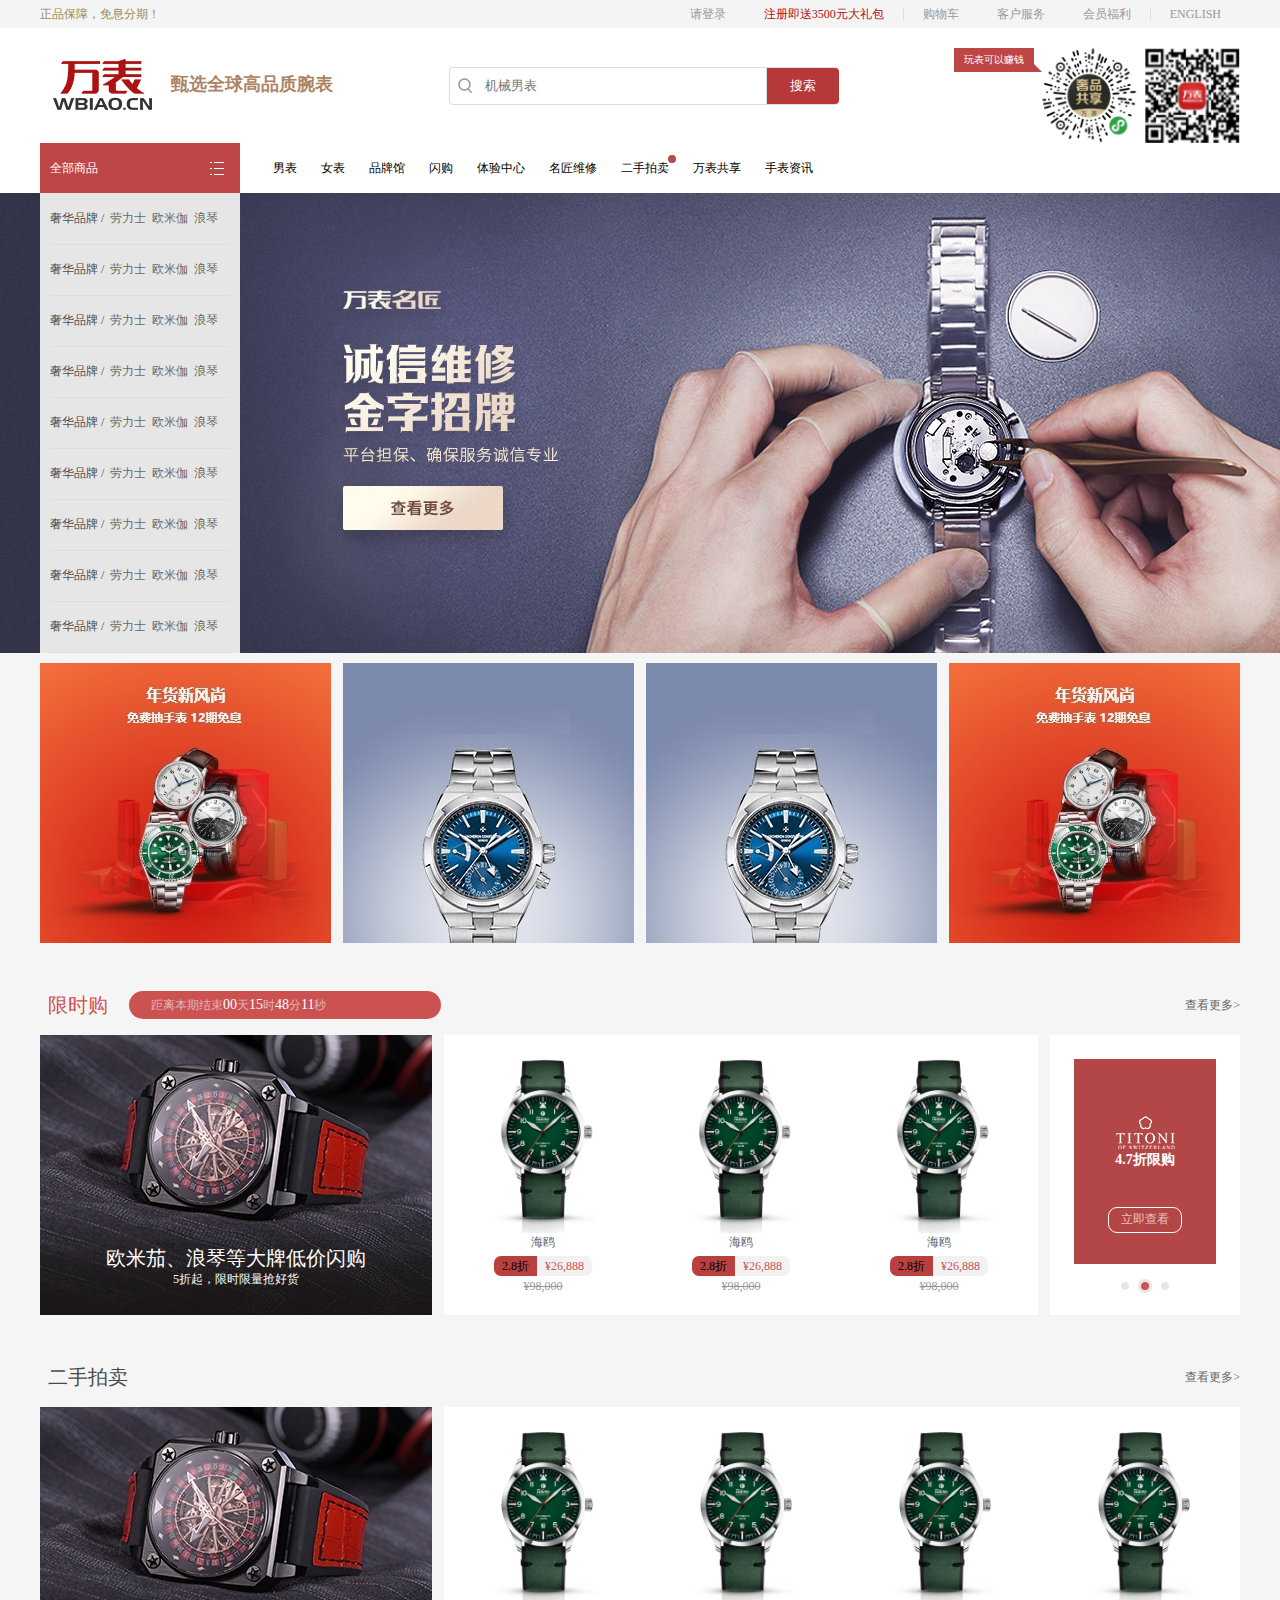
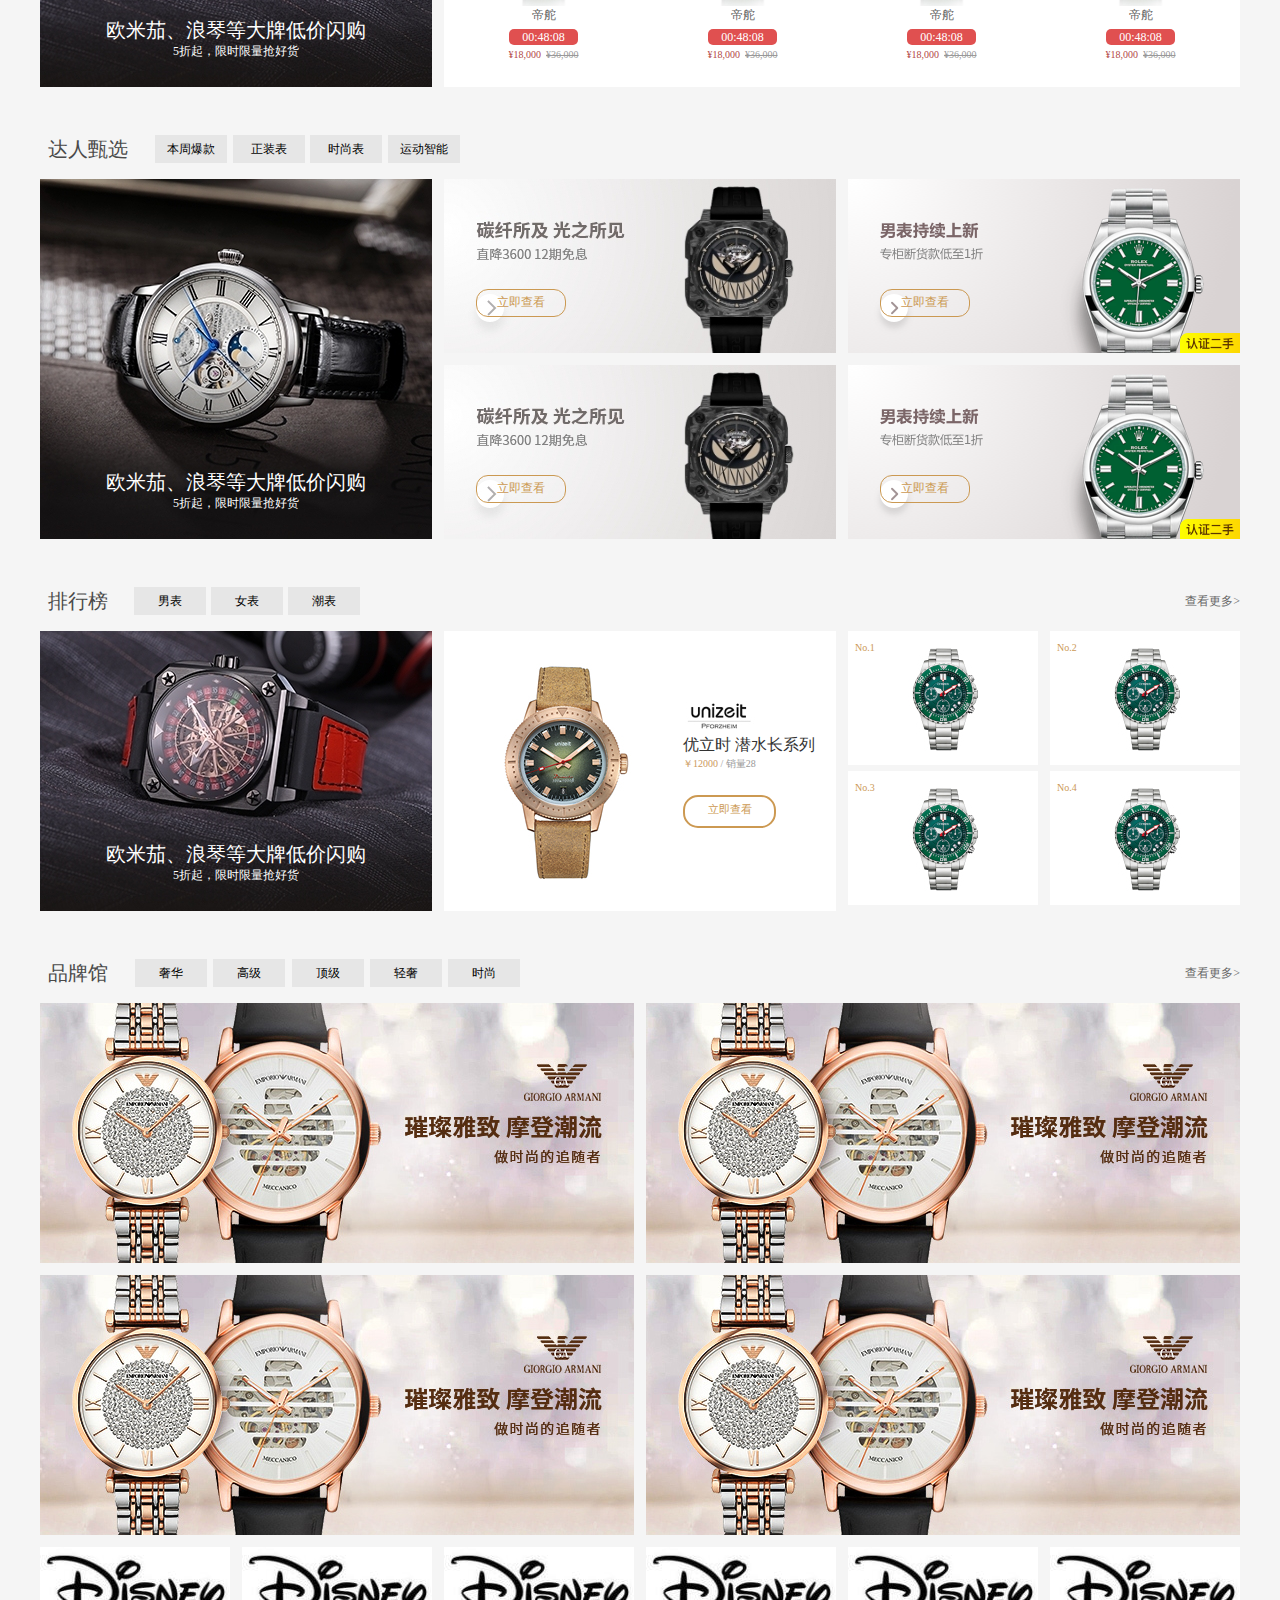
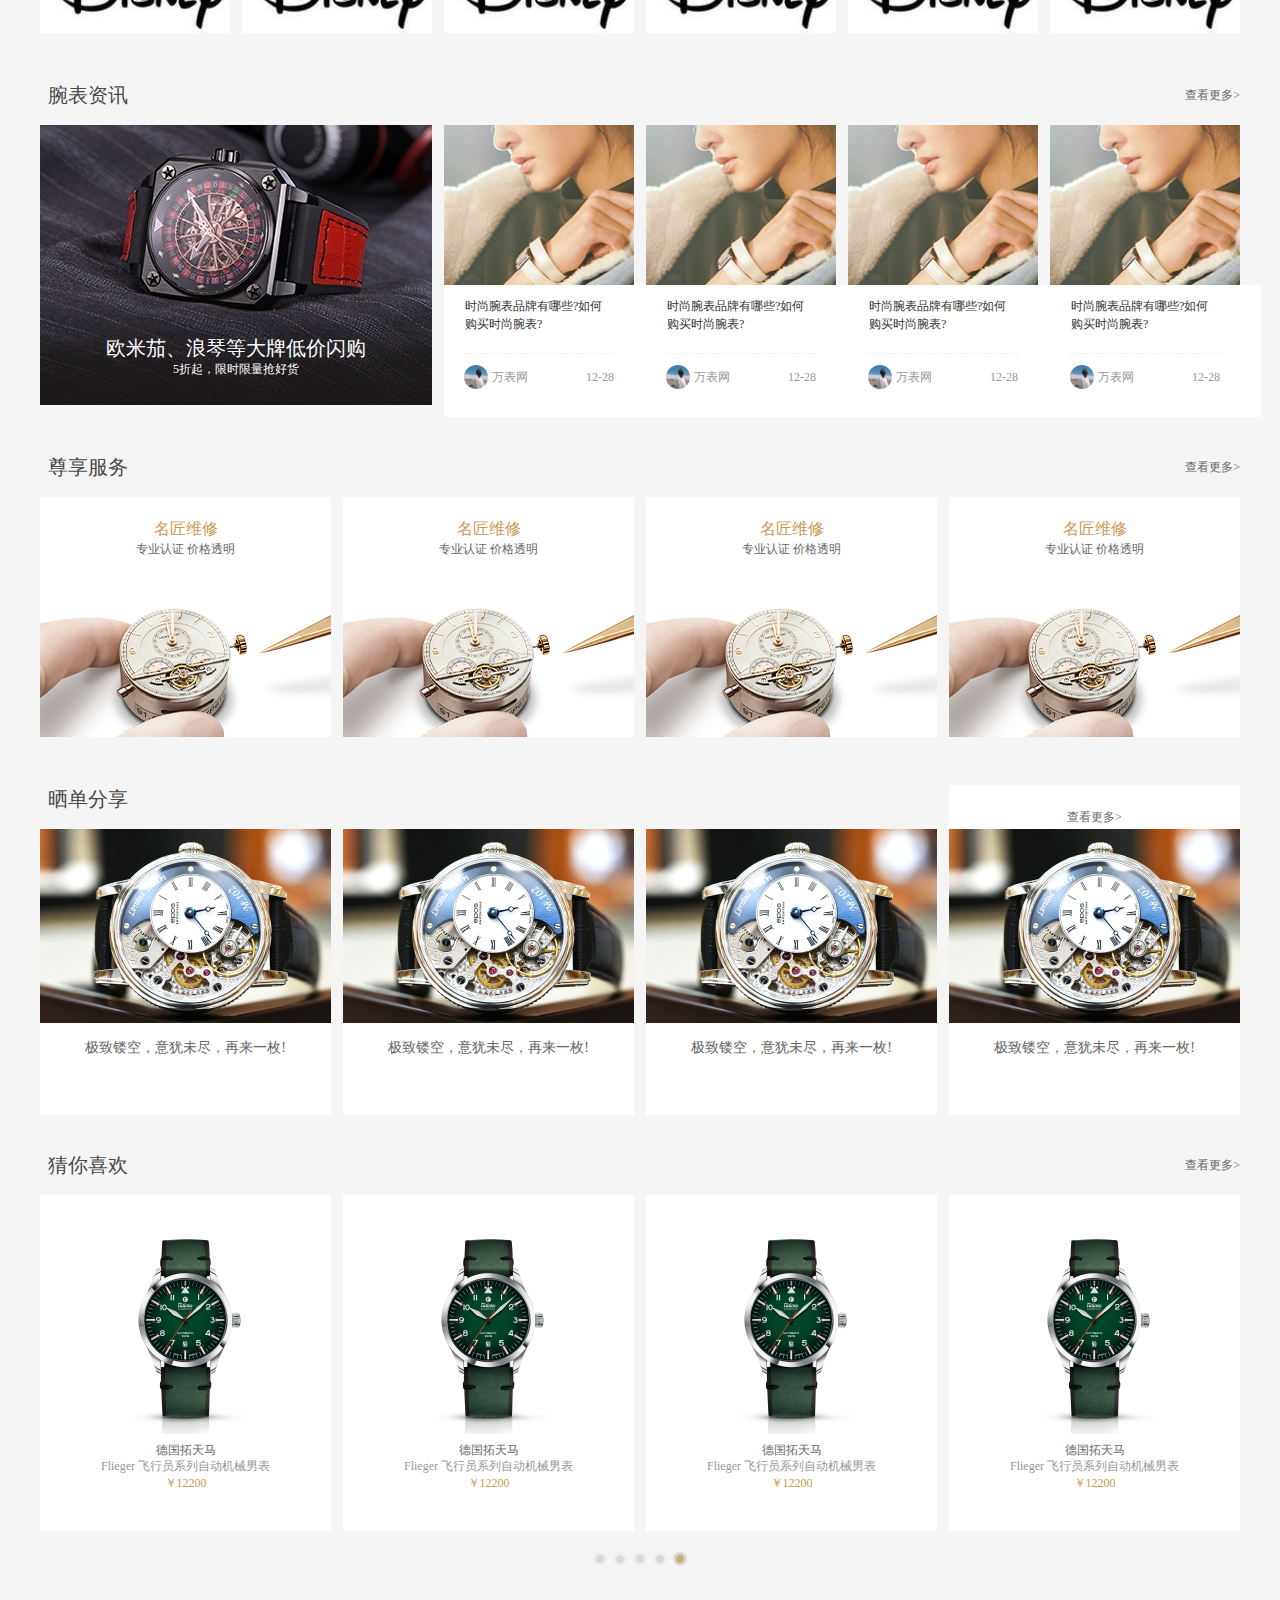
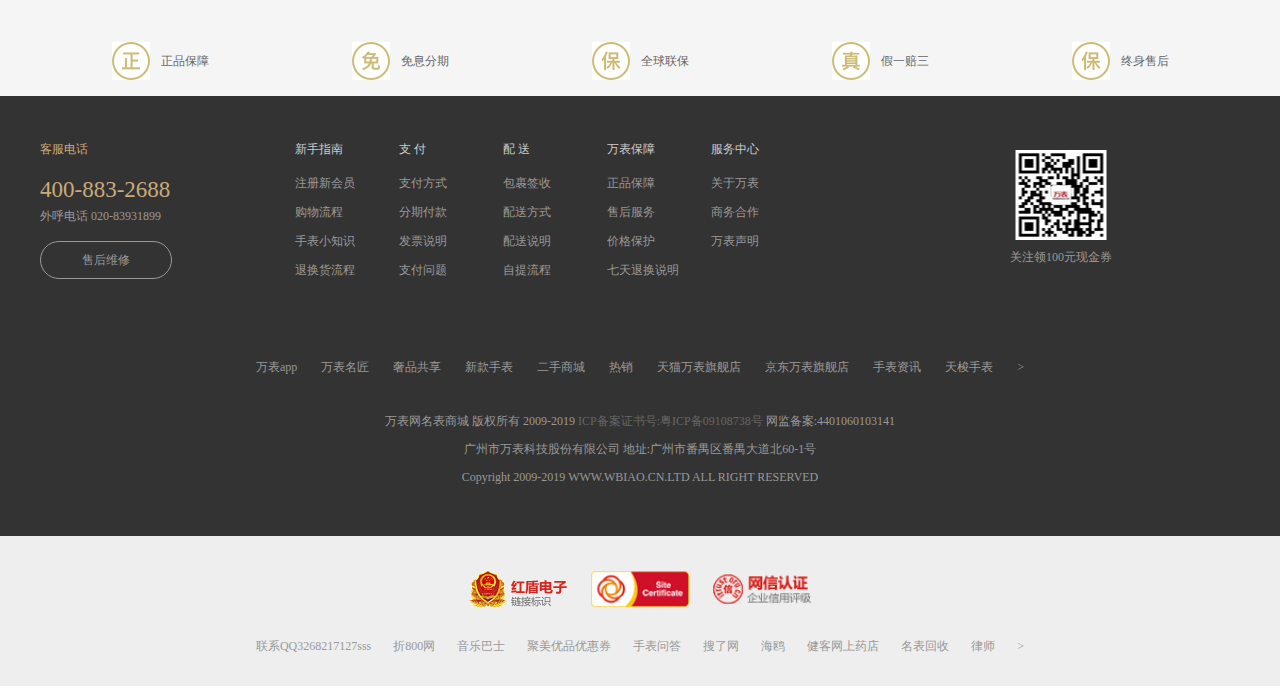
<file: index.html>
<!DOCTYPE html>
<html lang="en">

<head>
    <meta charset="UTF-8">
    <meta name="viewport" content="width=device-width, initial-scale=1.0">
    <title>首页</title>
    <link rel="stylesheet" href="css/reset.css">
    <link rel="stylesheet" href="css/pc_common.css">
    <link rel="stylesheet" href="css/index.css">
    <link rel="stylesheet" href="css/headerAndFooter-pr.css">
    <script src="javascript:void();"></script><!-- 用js静止动画的加载 -->

</head>

<body>
    <header>
        <!-- 导航 登录 top -->
        <div class="top">
            <div class="container">
                <span>正品保障，免息分期！</span>
                <ul>
                    <li><a href="login.html">请登录</a></li>
                    <li class="sp"><a href="zhuce.html" target="_blank">注册即送3500元大礼包</a></li>
                    <li><a href="gouwuche.html" target="_blank">购物车</a></li>
                    <li><a href="">客户服务</a></li>
                    <li><a href="">会员福利</a></li>
                    <li><a href="">ENGLISH</a></li>
                </ul>
            </div>
        </div>

        <!-- 导航 中间 搜索 -->
        <div class="w-container clearfix">
            <div class="container">
                <div class="middle">
                    <h1><a href="index.html"><img src="img/yq_wb_logo.jpg" alt=""></a><span>甄选全球高品质腕表</span></h1>
                    <div class="search">
                        <img src="img/yq_wb_search.jpg" alt="">
                        <input type="text" name="" id="" placeholder="机械男表">
                        <button>搜索</button>
                    </div>
                    <div class="qrcode">
                        <div>玩表可以赚钱</div>
                        <img src="img/yq_wb_03.jpg" alt="">
                        <img src="img/yq_wb_qrcode01.jpg" alt="">
                    </div>
                </div>


                <!-- 导航 下部 导航栏 -->
                <div class="nav">
                    <div class="all_products">
                        <span>全部商品</span>
                        <img src="img/yq_wb_more01.jpg" alt="">
                        <ul>
                            <!-- 加上类名就出现 class="selected" 默认hover效果 -->
                            <li class="nav2-1">
                                <div class="nav2-1-1">
                                    <b>奢华品牌 /</b>
                                    <span>劳力士</span>
                                    <span>欧米伽</span>
                                    <span>浪琴</span>
                                </div>

                                <div class="nav3">
                                    <h4>品牌</h4>
                                    <div class="nav3-item">
                                        <a href="#">
                                            <div class="shadow">百达翡丽</div>
                                            <img src="img/nav3-1.jpg" alt="">
                                        </a>
                                    </div>
                                    <div class="nav3-item">
                                        <a href="#">
                                            <div class="shadow">江诗丹顿</div>
                                            <img src="img/nav3-2.jpg" alt="">
                                        </a>
                                    </div>
                                    <div class="nav3-item">
                                        <a href="#">
                                            <div class="shadow">百达翡丽</div>
                                            <img src="img/nav3-1.jpg" alt="">
                                        </a>
                                    </div>
                                    <div class="nav3-item">
                                        <a href="#">
                                            <div class="shadow">江诗丹顿</div>
                                            <img src="img/nav3-2.jpg" alt="">
                                        </a>
                                    </div>
                                    <div class="nav3-item">
                                        <a href="#">
                                            <div class="shadow">百达翡丽</div>
                                            <img src="img/nav3-1.jpg" alt="">
                                        </a>
                                    </div>
                                    <div class="nav3-item">
                                        <a href="#">
                                            <div class="shadow">江诗丹顿</div>
                                            <img src="img/nav3-2.jpg" alt="">
                                        </a>
                                    </div>
                                    <div class="nav3-item">
                                        <a href="#">
                                            <div class="shadow">百达翡丽</div>
                                            <img src="img/nav3-1.jpg" alt="">
                                        </a>
                                    </div>
                                    <div class="nav3-item">
                                        <a href="#">
                                            <div class="shadow">江诗丹顿</div>
                                            <img src="img/nav3-2.jpg" alt="">
                                        </a>
                                    </div>
                                    <div class="nav3-item">
                                        <a href="#">
                                            <div class="shadow">百达翡丽</div>
                                            <img src="img/nav3-1.jpg" alt="">
                                        </a>
                                    </div>
                                    <div class="nav3-item">
                                        <a href="#">
                                            <div class="shadow">江诗丹顿</div>
                                            <img src="img/nav3-2.jpg" alt="">
                                        </a>
                                    </div>
                                    <div class="nav3-item">
                                        <a href="#">
                                            <div class="shadow">百达翡丽</div>
                                            <img src="img/nav3-1.jpg" alt="">
                                        </a>
                                    </div>
                                    <div class="nav3-item">
                                        <a href="#">
                                            <div class="shadow">江诗丹顿</div>
                                            <img src="img/nav3-2.jpg" alt="">
                                        </a>
                                    </div>
                                    <div class="nav3-item">
                                        <a href="#">
                                            <div class="shadow">百达翡丽</div>
                                            <img src="img/nav3-1.jpg" alt="">
                                        </a>
                                    </div>
                                    <div class="nav3-item">
                                        <a href="#">
                                            <div class="shadow">江诗丹顿</div>
                                            <img src="img/nav3-2.jpg" alt="">
                                        </a>
                                    </div>
                                    <div class="nav3-item">
                                        <a href="#">
                                            <div class="shadow">百达翡丽</div>
                                            <img src="img/nav3-1.jpg" alt="">
                                        </a>
                                    </div>
                                    <div class="nav3-item">
                                        <a href="#">
                                            <div class="shadow">江诗丹顿</div>
                                            <img src="img/nav3-2.jpg" alt="">
                                        </a>
                                    </div>
                                    <div class="nav3-item">
                                        <a href="#">
                                            <div class="shadow">百达翡丽</div>
                                            <img src="img/nav3-1.jpg" alt="">
                                        </a>
                                    </div>
                                    <div class="nav3-item">
                                        <a href="#">
                                            <div class="shadow">江诗丹顿</div>
                                            <img src="img/nav3-2.jpg" alt="">
                                        </a>
                                    </div>
                                    <div class="nav3-item">
                                        <a href="#">
                                            <div class="shadow">百达翡丽</div>
                                            <img src="img/nav3-1.jpg" alt="">
                                        </a>
                                    </div>
                                    <div class="nav3-item">
                                        <a href="#">
                                            <div class="shadow">江诗丹顿</div>
                                            <img src="img/nav3-2.jpg" alt="">
                                        </a>
                                    </div>
                                </div>
                            </li>
                            <li class="nav2-1">
                                <div class="nav2-1-1">
                                    <b>奢华品牌 /</b>
                                    <span>劳力士</span>
                                    <span>欧米伽</span>
                                    <span>浪琴</span>
                                </div>

                                <div class="nav3">
                                    <h4>品牌</h4>
                                    <div class="nav3-item">
                                        <a href="#">
                                            <div class="shadow">百达翡丽</div>
                                            <img src="img/nav3-1.jpg" alt="">
                                        </a>
                                    </div>
                                    <div class="nav3-item">
                                        <a href="#">
                                            <div class="shadow">江诗丹顿</div>
                                            <img src="img/nav3-2.jpg" alt="">
                                        </a>
                                    </div>
                                    <div class="nav3-item">
                                        <a href="#">
                                            <div class="shadow">百达翡丽</div>
                                            <img src="img/nav3-1.jpg" alt="">
                                        </a>
                                    </div>
                                    <div class="nav3-item">
                                        <a href="#">
                                            <div class="shadow">江诗丹顿</div>
                                            <img src="img/nav3-2.jpg" alt="">
                                        </a>
                                    </div>
                                    <div class="nav3-item">
                                        <a href="#">
                                            <div class="shadow">百达翡丽</div>
                                            <img src="img/nav3-1.jpg" alt="">
                                        </a>
                                    </div>
                                    <div class="nav3-item">
                                        <a href="#">
                                            <div class="shadow">江诗丹顿</div>
                                            <img src="img/nav3-2.jpg" alt="">
                                        </a>
                                    </div>
                                    <div class="nav3-item">
                                        <a href="#">
                                            <div class="shadow">百达翡丽</div>
                                            <img src="img/nav3-1.jpg" alt="">
                                        </a>
                                    </div>
                                    <div class="nav3-item">
                                        <a href="#">
                                            <div class="shadow">江诗丹顿</div>
                                            <img src="img/nav3-2.jpg" alt="">
                                        </a>
                                    </div>
                                    <div class="nav3-item">
                                        <a href="#">
                                            <div class="shadow">百达翡丽</div>
                                            <img src="img/nav3-1.jpg" alt="">
                                        </a>
                                    </div>
                                    <div class="nav3-item">
                                        <a href="#">
                                            <div class="shadow">江诗丹顿</div>
                                            <img src="img/nav3-2.jpg" alt="">
                                        </a>
                                    </div>
                                    <div class="nav3-item">
                                        <a href="#">
                                            <div class="shadow">百达翡丽</div>
                                            <img src="img/nav3-1.jpg" alt="">
                                        </a>
                                    </div>
                                    <div class="nav3-item">
                                        <a href="#">
                                            <div class="shadow">江诗丹顿</div>
                                            <img src="img/nav3-2.jpg" alt="">
                                        </a>
                                    </div>
                                    <div class="nav3-item">
                                        <a href="#">
                                            <div class="shadow">百达翡丽</div>
                                            <img src="img/nav3-1.jpg" alt="">
                                        </a>
                                    </div>
                                    <div class="nav3-item">
                                        <a href="#">
                                            <div class="shadow">江诗丹顿</div>
                                            <img src="img/nav3-2.jpg" alt="">
                                        </a>
                                    </div>
                                    <div class="nav3-item">
                                        <a href="#">
                                            <div class="shadow">百达翡丽</div>
                                            <img src="img/nav3-1.jpg" alt="">
                                        </a>
                                    </div>
                                    <div class="nav3-item">
                                        <a href="#">
                                            <div class="shadow">江诗丹顿</div>
                                            <img src="img/nav3-2.jpg" alt="">
                                        </a>
                                    </div>
                                    <div class="nav3-item">
                                        <a href="#">
                                            <div class="shadow">百达翡丽</div>
                                            <img src="img/nav3-1.jpg" alt="">
                                        </a>
                                    </div>
                                    <div class="nav3-item">
                                        <a href="#">
                                            <div class="shadow">江诗丹顿</div>
                                            <img src="img/nav3-2.jpg" alt="">
                                        </a>
                                    </div>
                                    <div class="nav3-item">
                                        <a href="#">
                                            <div class="shadow">百达翡丽</div>
                                            <img src="img/nav3-1.jpg" alt="">
                                        </a>
                                    </div>
                                    <div class="nav3-item">
                                        <a href="#">
                                            <div class="shadow">江诗丹顿</div>
                                            <img src="img/nav3-2.jpg" alt="">
                                        </a>
                                    </div>
                                </div>
                            </li>
                            <li class="nav2-1">
                                <div class="nav2-1-1">
                                    <b>奢华品牌 /</b>
                                    <span>劳力士</span>
                                    <span>欧米伽</span>
                                    <span>浪琴</span>
                                </div>

                                <div class="nav3">
                                    <h4>品牌</h4>
                                    <div class="nav3-item">
                                        <a href="#">
                                            <div class="shadow">百达翡丽</div>
                                            <img src="img/nav3-1.jpg" alt="">
                                        </a>
                                    </div>
                                    <div class="nav3-item">
                                        <a href="#">
                                            <div class="shadow">江诗丹顿</div>
                                            <img src="img/nav3-2.jpg" alt="">
                                        </a>
                                    </div>
                                    <div class="nav3-item">
                                        <a href="#">
                                            <div class="shadow">百达翡丽</div>
                                            <img src="img/nav3-1.jpg" alt="">
                                        </a>
                                    </div>
                                    <div class="nav3-item">
                                        <a href="#">
                                            <div class="shadow">江诗丹顿</div>
                                            <img src="img/nav3-2.jpg" alt="">
                                        </a>
                                    </div>
                                    <div class="nav3-item">
                                        <a href="#">
                                            <div class="shadow">百达翡丽</div>
                                            <img src="img/nav3-1.jpg" alt="">
                                        </a>
                                    </div>
                                    <div class="nav3-item">
                                        <a href="#">
                                            <div class="shadow">江诗丹顿</div>
                                            <img src="img/nav3-2.jpg" alt="">
                                        </a>
                                    </div>
                                    <div class="nav3-item">
                                        <a href="#">
                                            <div class="shadow">百达翡丽</div>
                                            <img src="img/nav3-1.jpg" alt="">
                                        </a>
                                    </div>
                                    <div class="nav3-item">
                                        <a href="#">
                                            <div class="shadow">江诗丹顿</div>
                                            <img src="img/nav3-2.jpg" alt="">
                                        </a>
                                    </div>
                                    <div class="nav3-item">
                                        <a href="#">
                                            <div class="shadow">百达翡丽</div>
                                            <img src="img/nav3-1.jpg" alt="">
                                        </a>
                                    </div>
                                    <div class="nav3-item">
                                        <a href="#">
                                            <div class="shadow">江诗丹顿</div>
                                            <img src="img/nav3-2.jpg" alt="">
                                        </a>
                                    </div>
                                    <div class="nav3-item">
                                        <a href="#">
                                            <div class="shadow">百达翡丽</div>
                                            <img src="img/nav3-1.jpg" alt="">
                                        </a>
                                    </div>
                                    <div class="nav3-item">
                                        <a href="#">
                                            <div class="shadow">江诗丹顿</div>
                                            <img src="img/nav3-2.jpg" alt="">
                                        </a>
                                    </div>
                                    <div class="nav3-item">
                                        <a href="#">
                                            <div class="shadow">百达翡丽</div>
                                            <img src="img/nav3-1.jpg" alt="">
                                        </a>
                                    </div>
                                    <div class="nav3-item">
                                        <a href="#">
                                            <div class="shadow">江诗丹顿</div>
                                            <img src="img/nav3-2.jpg" alt="">
                                        </a>
                                    </div>
                                    <div class="nav3-item">
                                        <a href="#">
                                            <div class="shadow">百达翡丽</div>
                                            <img src="img/nav3-1.jpg" alt="">
                                        </a>
                                    </div>
                                    <div class="nav3-item">
                                        <a href="#">
                                            <div class="shadow">江诗丹顿</div>
                                            <img src="img/nav3-2.jpg" alt="">
                                        </a>
                                    </div>
                                    <div class="nav3-item">
                                        <a href="#">
                                            <div class="shadow">百达翡丽</div>
                                            <img src="img/nav3-1.jpg" alt="">
                                        </a>
                                    </div>
                                    <div class="nav3-item">
                                        <a href="#">
                                            <div class="shadow">江诗丹顿</div>
                                            <img src="img/nav3-2.jpg" alt="">
                                        </a>
                                    </div>
                                    <div class="nav3-item">
                                        <a href="#">
                                            <div class="shadow">百达翡丽</div>
                                            <img src="img/nav3-1.jpg" alt="">
                                        </a>
                                    </div>
                                    <div class="nav3-item">
                                        <a href="#">
                                            <div class="shadow">江诗丹顿</div>
                                            <img src="img/nav3-2.jpg" alt="">
                                        </a>
                                    </div>
                                </div>
                            </li>
                            <li class="nav2-1">
                                <div class="nav2-1-1">
                                    <b>奢华品牌 /</b>
                                    <span>劳力士</span>
                                    <span>欧米伽</span>
                                    <span>浪琴</span>
                                </div>

                                <div class="nav3">
                                    <h4>品牌</h4>
                                    <div class="nav3-item">
                                        <a href="#">
                                            <div class="shadow">百达翡丽</div>
                                            <img src="img/nav3-1.jpg" alt="">
                                        </a>
                                    </div>
                                    <div class="nav3-item">
                                        <a href="#">
                                            <div class="shadow">江诗丹顿</div>
                                            <img src="img/nav3-2.jpg" alt="">
                                        </a>
                                    </div>
                                    <div class="nav3-item">
                                        <a href="#">
                                            <div class="shadow">百达翡丽</div>
                                            <img src="img/nav3-1.jpg" alt="">
                                        </a>
                                    </div>
                                    <div class="nav3-item">
                                        <a href="#">
                                            <div class="shadow">江诗丹顿</div>
                                            <img src="img/nav3-2.jpg" alt="">
                                        </a>
                                    </div>
                                    <div class="nav3-item">
                                        <a href="#">
                                            <div class="shadow">百达翡丽</div>
                                            <img src="img/nav3-1.jpg" alt="">
                                        </a>
                                    </div>
                                    <div class="nav3-item">
                                        <a href="#">
                                            <div class="shadow">江诗丹顿</div>
                                            <img src="img/nav3-2.jpg" alt="">
                                        </a>
                                    </div>
                                    <div class="nav3-item">
                                        <a href="#">
                                            <div class="shadow">百达翡丽</div>
                                            <img src="img/nav3-1.jpg" alt="">
                                        </a>
                                    </div>
                                    <div class="nav3-item">
                                        <a href="#">
                                            <div class="shadow">江诗丹顿</div>
                                            <img src="img/nav3-2.jpg" alt="">
                                        </a>
                                    </div>
                                    <div class="nav3-item">
                                        <a href="#">
                                            <div class="shadow">百达翡丽</div>
                                            <img src="img/nav3-1.jpg" alt="">
                                        </a>
                                    </div>
                                    <div class="nav3-item">
                                        <a href="#">
                                            <div class="shadow">江诗丹顿</div>
                                            <img src="img/nav3-2.jpg" alt="">
                                        </a>
                                    </div>
                                    <div class="nav3-item">
                                        <a href="#">
                                            <div class="shadow">百达翡丽</div>
                                            <img src="img/nav3-1.jpg" alt="">
                                        </a>
                                    </div>
                                    <div class="nav3-item">
                                        <a href="#">
                                            <div class="shadow">江诗丹顿</div>
                                            <img src="img/nav3-2.jpg" alt="">
                                        </a>
                                    </div>
                                    <div class="nav3-item">
                                        <a href="#">
                                            <div class="shadow">百达翡丽</div>
                                            <img src="img/nav3-1.jpg" alt="">
                                        </a>
                                    </div>
                                    <div class="nav3-item">
                                        <a href="#">
                                            <div class="shadow">江诗丹顿</div>
                                            <img src="img/nav3-2.jpg" alt="">
                                        </a>
                                    </div>
                                    <div class="nav3-item">
                                        <a href="#">
                                            <div class="shadow">百达翡丽</div>
                                            <img src="img/nav3-1.jpg" alt="">
                                        </a>
                                    </div>
                                    <div class="nav3-item">
                                        <a href="#">
                                            <div class="shadow">江诗丹顿</div>
                                            <img src="img/nav3-2.jpg" alt="">
                                        </a>
                                    </div>
                                    <div class="nav3-item">
                                        <a href="#">
                                            <div class="shadow">百达翡丽</div>
                                            <img src="img/nav3-1.jpg" alt="">
                                        </a>
                                    </div>
                                    <div class="nav3-item">
                                        <a href="#">
                                            <div class="shadow">江诗丹顿</div>
                                            <img src="img/nav3-2.jpg" alt="">
                                        </a>
                                    </div>
                                    <div class="nav3-item">
                                        <a href="#">
                                            <div class="shadow">百达翡丽</div>
                                            <img src="img/nav3-1.jpg" alt="">
                                        </a>
                                    </div>
                                    <div class="nav3-item">
                                        <a href="#">
                                            <div class="shadow">江诗丹顿</div>
                                            <img src="img/nav3-2.jpg" alt="">
                                        </a>
                                    </div>
                                </div>
                            </li>
                            <li class="nav2-1">
                                <div class="nav2-1-1">
                                    <b>奢华品牌 /</b>
                                    <span>劳力士</span>
                                    <span>欧米伽</span>
                                    <span>浪琴</span>
                                </div>

                                <div class="nav3">
                                    <h4>品牌</h4>
                                    <div class="nav3-item">
                                        <a href="#">
                                            <div class="shadow">百达翡丽</div>
                                            <img src="img/nav3-1.jpg" alt="">
                                        </a>
                                    </div>
                                    <div class="nav3-item">
                                        <a href="#">
                                            <div class="shadow">江诗丹顿</div>
                                            <img src="img/nav3-2.jpg" alt="">
                                        </a>
                                    </div>
                                    <div class="nav3-item">
                                        <a href="#">
                                            <div class="shadow">百达翡丽</div>
                                            <img src="img/nav3-1.jpg" alt="">
                                        </a>
                                    </div>
                                    <div class="nav3-item">
                                        <a href="#">
                                            <div class="shadow">江诗丹顿</div>
                                            <img src="img/nav3-2.jpg" alt="">
                                        </a>
                                    </div>
                                    <div class="nav3-item">
                                        <a href="#">
                                            <div class="shadow">百达翡丽</div>
                                            <img src="img/nav3-1.jpg" alt="">
                                        </a>
                                    </div>
                                    <div class="nav3-item">
                                        <a href="#">
                                            <div class="shadow">江诗丹顿</div>
                                            <img src="img/nav3-2.jpg" alt="">
                                        </a>
                                    </div>
                                    <div class="nav3-item">
                                        <a href="#">
                                            <div class="shadow">百达翡丽</div>
                                            <img src="img/nav3-1.jpg" alt="">
                                        </a>
                                    </div>
                                    <div class="nav3-item">
                                        <a href="#">
                                            <div class="shadow">江诗丹顿</div>
                                            <img src="img/nav3-2.jpg" alt="">
                                        </a>
                                    </div>
                                    <div class="nav3-item">
                                        <a href="#">
                                            <div class="shadow">百达翡丽</div>
                                            <img src="img/nav3-1.jpg" alt="">
                                        </a>
                                    </div>
                                    <div class="nav3-item">
                                        <a href="#">
                                            <div class="shadow">江诗丹顿</div>
                                            <img src="img/nav3-2.jpg" alt="">
                                        </a>
                                    </div>
                                    <div class="nav3-item">
                                        <a href="#">
                                            <div class="shadow">百达翡丽</div>
                                            <img src="img/nav3-1.jpg" alt="">
                                        </a>
                                    </div>
                                    <div class="nav3-item">
                                        <a href="#">
                                            <div class="shadow">江诗丹顿</div>
                                            <img src="img/nav3-2.jpg" alt="">
                                        </a>
                                    </div>
                                    <div class="nav3-item">
                                        <a href="#">
                                            <div class="shadow">百达翡丽</div>
                                            <img src="img/nav3-1.jpg" alt="">
                                        </a>
                                    </div>
                                    <div class="nav3-item">
                                        <a href="#">
                                            <div class="shadow">江诗丹顿</div>
                                            <img src="img/nav3-2.jpg" alt="">
                                        </a>
                                    </div>
                                    <div class="nav3-item">
                                        <a href="#">
                                            <div class="shadow">百达翡丽</div>
                                            <img src="img/nav3-1.jpg" alt="">
                                        </a>
                                    </div>
                                    <div class="nav3-item">
                                        <a href="#">
                                            <div class="shadow">江诗丹顿</div>
                                            <img src="img/nav3-2.jpg" alt="">
                                        </a>
                                    </div>
                                    <div class="nav3-item">
                                        <a href="#">
                                            <div class="shadow">百达翡丽</div>
                                            <img src="img/nav3-1.jpg" alt="">
                                        </a>
                                    </div>
                                    <div class="nav3-item">
                                        <a href="#">
                                            <div class="shadow">江诗丹顿</div>
                                            <img src="img/nav3-2.jpg" alt="">
                                        </a>
                                    </div>
                                    <div class="nav3-item">
                                        <a href="#">
                                            <div class="shadow">百达翡丽</div>
                                            <img src="img/nav3-1.jpg" alt="">
                                        </a>
                                    </div>
                                    <div class="nav3-item">
                                        <a href="#">
                                            <div class="shadow">江诗丹顿</div>
                                            <img src="img/nav3-2.jpg" alt="">
                                        </a>
                                    </div>
                                </div>
                            </li>
                            <li class="nav2-1">
                                <div class="nav2-1-1">
                                    <b>奢华品牌 /</b>
                                    <span>劳力士</span>
                                    <span>欧米伽</span>
                                    <span>浪琴</span>
                                </div>

                                <div class="nav3">
                                    <h4>品牌</h4>
                                    <div class="nav3-item">
                                        <a href="#">
                                            <div class="shadow">百达翡丽</div>
                                            <img src="img/nav3-1.jpg" alt="">
                                        </a>
                                    </div>
                                    <div class="nav3-item">
                                        <a href="#">
                                            <div class="shadow">江诗丹顿</div>
                                            <img src="img/nav3-2.jpg" alt="">
                                        </a>
                                    </div>
                                    <div class="nav3-item">
                                        <a href="#">
                                            <div class="shadow">百达翡丽</div>
                                            <img src="img/nav3-1.jpg" alt="">
                                        </a>
                                    </div>
                                    <div class="nav3-item">
                                        <a href="#">
                                            <div class="shadow">江诗丹顿</div>
                                            <img src="img/nav3-2.jpg" alt="">
                                        </a>
                                    </div>
                                    <div class="nav3-item">
                                        <a href="#">
                                            <div class="shadow">百达翡丽</div>
                                            <img src="img/nav3-1.jpg" alt="">
                                        </a>
                                    </div>
                                    <div class="nav3-item">
                                        <a href="#">
                                            <div class="shadow">江诗丹顿</div>
                                            <img src="img/nav3-2.jpg" alt="">
                                        </a>
                                    </div>
                                    <div class="nav3-item">
                                        <a href="#">
                                            <div class="shadow">百达翡丽</div>
                                            <img src="img/nav3-1.jpg" alt="">
                                        </a>
                                    </div>
                                    <div class="nav3-item">
                                        <a href="#">
                                            <div class="shadow">江诗丹顿</div>
                                            <img src="img/nav3-2.jpg" alt="">
                                        </a>
                                    </div>
                                    <div class="nav3-item">
                                        <a href="#">
                                            <div class="shadow">百达翡丽</div>
                                            <img src="img/nav3-1.jpg" alt="">
                                        </a>
                                    </div>
                                    <div class="nav3-item">
                                        <a href="#">
                                            <div class="shadow">江诗丹顿</div>
                                            <img src="img/nav3-2.jpg" alt="">
                                        </a>
                                    </div>
                                    <div class="nav3-item">
                                        <a href="#">
                                            <div class="shadow">百达翡丽</div>
                                            <img src="img/nav3-1.jpg" alt="">
                                        </a>
                                    </div>
                                    <div class="nav3-item">
                                        <a href="#">
                                            <div class="shadow">江诗丹顿</div>
                                            <img src="img/nav3-2.jpg" alt="">
                                        </a>
                                    </div>
                                    <div class="nav3-item">
                                        <a href="#">
                                            <div class="shadow">百达翡丽</div>
                                            <img src="img/nav3-1.jpg" alt="">
                                        </a>
                                    </div>
                                    <div class="nav3-item">
                                        <a href="#">
                                            <div class="shadow">江诗丹顿</div>
                                            <img src="img/nav3-2.jpg" alt="">
                                        </a>
                                    </div>
                                    <div class="nav3-item">
                                        <a href="#">
                                            <div class="shadow">百达翡丽</div>
                                            <img src="img/nav3-1.jpg" alt="">
                                        </a>
                                    </div>
                                    <div class="nav3-item">
                                        <a href="#">
                                            <div class="shadow">江诗丹顿</div>
                                            <img src="img/nav3-2.jpg" alt="">
                                        </a>
                                    </div>
                                    <div class="nav3-item">
                                        <a href="#">
                                            <div class="shadow">百达翡丽</div>
                                            <img src="img/nav3-1.jpg" alt="">
                                        </a>
                                    </div>
                                    <div class="nav3-item">
                                        <a href="#">
                                            <div class="shadow">江诗丹顿</div>
                                            <img src="img/nav3-2.jpg" alt="">
                                        </a>
                                    </div>
                                    <div class="nav3-item">
                                        <a href="#">
                                            <div class="shadow">百达翡丽</div>
                                            <img src="img/nav3-1.jpg" alt="">
                                        </a>
                                    </div>
                                    <div class="nav3-item">
                                        <a href="#">
                                            <div class="shadow">江诗丹顿</div>
                                            <img src="img/nav3-2.jpg" alt="">
                                        </a>
                                    </div>
                                </div>
                            </li>
                            <li class="nav2-1">
                                <div class="nav2-1-1">
                                    <b>奢华品牌 /</b>
                                    <span>劳力士</span>
                                    <span>欧米伽</span>
                                    <span>浪琴</span>
                                </div>

                                <div class="nav3">
                                    <h4>品牌</h4>
                                    <div class="nav3-item">
                                        <a href="#">
                                            <div class="shadow">百达翡丽</div>
                                            <img src="img/nav3-1.jpg" alt="">
                                        </a>
                                    </div>
                                    <div class="nav3-item">
                                        <a href="#">
                                            <div class="shadow">江诗丹顿</div>
                                            <img src="img/nav3-2.jpg" alt="">
                                        </a>
                                    </div>
                                    <div class="nav3-item">
                                        <a href="#">
                                            <div class="shadow">百达翡丽</div>
                                            <img src="img/nav3-1.jpg" alt="">
                                        </a>
                                    </div>
                                    <div class="nav3-item">
                                        <a href="#">
                                            <div class="shadow">江诗丹顿</div>
                                            <img src="img/nav3-2.jpg" alt="">
                                        </a>
                                    </div>
                                    <div class="nav3-item">
                                        <a href="#">
                                            <div class="shadow">百达翡丽</div>
                                            <img src="img/nav3-1.jpg" alt="">
                                        </a>
                                    </div>
                                    <div class="nav3-item">
                                        <a href="#">
                                            <div class="shadow">江诗丹顿</div>
                                            <img src="img/nav3-2.jpg" alt="">
                                        </a>
                                    </div>
                                    <div class="nav3-item">
                                        <a href="#">
                                            <div class="shadow">百达翡丽</div>
                                            <img src="img/nav3-1.jpg" alt="">
                                        </a>
                                    </div>
                                    <div class="nav3-item">
                                        <a href="#">
                                            <div class="shadow">江诗丹顿</div>
                                            <img src="img/nav3-2.jpg" alt="">
                                        </a>
                                    </div>
                                    <div class="nav3-item">
                                        <a href="#">
                                            <div class="shadow">百达翡丽</div>
                                            <img src="img/nav3-1.jpg" alt="">
                                        </a>
                                    </div>
                                    <div class="nav3-item">
                                        <a href="#">
                                            <div class="shadow">江诗丹顿</div>
                                            <img src="img/nav3-2.jpg" alt="">
                                        </a>
                                    </div>
                                    <div class="nav3-item">
                                        <a href="#">
                                            <div class="shadow">百达翡丽</div>
                                            <img src="img/nav3-1.jpg" alt="">
                                        </a>
                                    </div>
                                    <div class="nav3-item">
                                        <a href="#">
                                            <div class="shadow">江诗丹顿</div>
                                            <img src="img/nav3-2.jpg" alt="">
                                        </a>
                                    </div>
                                    <div class="nav3-item">
                                        <a href="#">
                                            <div class="shadow">百达翡丽</div>
                                            <img src="img/nav3-1.jpg" alt="">
                                        </a>
                                    </div>
                                    <div class="nav3-item">
                                        <a href="#">
                                            <div class="shadow">江诗丹顿</div>
                                            <img src="img/nav3-2.jpg" alt="">
                                        </a>
                                    </div>
                                    <div class="nav3-item">
                                        <a href="#">
                                            <div class="shadow">百达翡丽</div>
                                            <img src="img/nav3-1.jpg" alt="">
                                        </a>
                                    </div>
                                    <div class="nav3-item">
                                        <a href="#">
                                            <div class="shadow">江诗丹顿</div>
                                            <img src="img/nav3-2.jpg" alt="">
                                        </a>
                                    </div>
                                    <div class="nav3-item">
                                        <a href="#">
                                            <div class="shadow">百达翡丽</div>
                                            <img src="img/nav3-1.jpg" alt="">
                                        </a>
                                    </div>
                                    <div class="nav3-item">
                                        <a href="#">
                                            <div class="shadow">江诗丹顿</div>
                                            <img src="img/nav3-2.jpg" alt="">
                                        </a>
                                    </div>
                                    <div class="nav3-item">
                                        <a href="#">
                                            <div class="shadow">百达翡丽</div>
                                            <img src="img/nav3-1.jpg" alt="">
                                        </a>
                                    </div>
                                    <div class="nav3-item">
                                        <a href="#">
                                            <div class="shadow">江诗丹顿</div>
                                            <img src="img/nav3-2.jpg" alt="">
                                        </a>
                                    </div>
                                </div>
                            </li>
                            <li class="nav2-1">
                                <div class="nav2-1-1">
                                    <b>奢华品牌 /</b>
                                    <span>劳力士</span>
                                    <span>欧米伽</span>
                                    <span>浪琴</span>
                                </div>

                                <div class="nav3">
                                    <h4>品牌</h4>
                                    <div class="nav3-item">
                                        <a href="#">
                                            <div class="shadow">百达翡丽</div>
                                            <img src="img/nav3-1.jpg" alt="">
                                        </a>
                                    </div>
                                    <div class="nav3-item">
                                        <a href="#">
                                            <div class="shadow">江诗丹顿</div>
                                            <img src="img/nav3-2.jpg" alt="">
                                        </a>
                                    </div>
                                    <div class="nav3-item">
                                        <a href="#">
                                            <div class="shadow">百达翡丽</div>
                                            <img src="img/nav3-1.jpg" alt="">
                                        </a>
                                    </div>
                                    <div class="nav3-item">
                                        <a href="#">
                                            <div class="shadow">江诗丹顿</div>
                                            <img src="img/nav3-2.jpg" alt="">
                                        </a>
                                    </div>
                                    <div class="nav3-item">
                                        <a href="#">
                                            <div class="shadow">百达翡丽</div>
                                            <img src="img/nav3-1.jpg" alt="">
                                        </a>
                                    </div>
                                    <div class="nav3-item">
                                        <a href="#">
                                            <div class="shadow">江诗丹顿</div>
                                            <img src="img/nav3-2.jpg" alt="">
                                        </a>
                                    </div>
                                    <div class="nav3-item">
                                        <a href="#">
                                            <div class="shadow">百达翡丽</div>
                                            <img src="img/nav3-1.jpg" alt="">
                                        </a>
                                    </div>
                                    <div class="nav3-item">
                                        <a href="#">
                                            <div class="shadow">江诗丹顿</div>
                                            <img src="img/nav3-2.jpg" alt="">
                                        </a>
                                    </div>
                                    <div class="nav3-item">
                                        <a href="#">
                                            <div class="shadow">百达翡丽</div>
                                            <img src="img/nav3-1.jpg" alt="">
                                        </a>
                                    </div>
                                    <div class="nav3-item">
                                        <a href="#">
                                            <div class="shadow">江诗丹顿</div>
                                            <img src="img/nav3-2.jpg" alt="">
                                        </a>
                                    </div>
                                    <div class="nav3-item">
                                        <a href="#">
                                            <div class="shadow">百达翡丽</div>
                                            <img src="img/nav3-1.jpg" alt="">
                                        </a>
                                    </div>
                                    <div class="nav3-item">
                                        <a href="#">
                                            <div class="shadow">江诗丹顿</div>
                                            <img src="img/nav3-2.jpg" alt="">
                                        </a>
                                    </div>
                                    <div class="nav3-item">
                                        <a href="#">
                                            <div class="shadow">百达翡丽</div>
                                            <img src="img/nav3-1.jpg" alt="">
                                        </a>
                                    </div>
                                    <div class="nav3-item">
                                        <a href="#">
                                            <div class="shadow">江诗丹顿</div>
                                            <img src="img/nav3-2.jpg" alt="">
                                        </a>
                                    </div>
                                    <div class="nav3-item">
                                        <a href="#">
                                            <div class="shadow">百达翡丽</div>
                                            <img src="img/nav3-1.jpg" alt="">
                                        </a>
                                    </div>
                                    <div class="nav3-item">
                                        <a href="#">
                                            <div class="shadow">江诗丹顿</div>
                                            <img src="img/nav3-2.jpg" alt="">
                                        </a>
                                    </div>
                                    <div class="nav3-item">
                                        <a href="#">
                                            <div class="shadow">百达翡丽</div>
                                            <img src="img/nav3-1.jpg" alt="">
                                        </a>
                                    </div>
                                    <div class="nav3-item">
                                        <a href="#">
                                            <div class="shadow">江诗丹顿</div>
                                            <img src="img/nav3-2.jpg" alt="">
                                        </a>
                                    </div>
                                    <div class="nav3-item">
                                        <a href="#">
                                            <div class="shadow">百达翡丽</div>
                                            <img src="img/nav3-1.jpg" alt="">
                                        </a>
                                    </div>
                                    <div class="nav3-item">
                                        <a href="#">
                                            <div class="shadow">江诗丹顿</div>
                                            <img src="img/nav3-2.jpg" alt="">
                                        </a>
                                    </div>
                                </div>
                            </li>
                            <li class="nav2-1">
                                <div class="nav2-1-1">
                                    <b>奢华品牌 /</b>
                                    <span>劳力士</span>
                                    <span>欧米伽</span>
                                    <span>浪琴</span>
                                </div>

                                <div class="nav3">
                                    <h4>品牌</h4>
                                    <div class="nav3-item">
                                        <a href="#">
                                            <div class="shadow">百达翡丽</div>
                                            <img src="img/nav3-1.jpg" alt="">
                                        </a>
                                    </div>
                                    <div class="nav3-item">
                                        <a href="#">
                                            <div class="shadow">江诗丹顿</div>
                                            <img src="img/nav3-2.jpg" alt="">
                                        </a>
                                    </div>
                                    <div class="nav3-item">
                                        <a href="#">
                                            <div class="shadow">百达翡丽</div>
                                            <img src="img/nav3-1.jpg" alt="">
                                        </a>
                                    </div>
                                    <div class="nav3-item">
                                        <a href="#">
                                            <div class="shadow">江诗丹顿</div>
                                            <img src="img/nav3-2.jpg" alt="">
                                        </a>
                                    </div>
                                    <div class="nav3-item">
                                        <a href="#">
                                            <div class="shadow">百达翡丽</div>
                                            <img src="img/nav3-1.jpg" alt="">
                                        </a>
                                    </div>
                                    <div class="nav3-item">
                                        <a href="#">
                                            <div class="shadow">江诗丹顿</div>
                                            <img src="img/nav3-2.jpg" alt="">
                                        </a>
                                    </div>
                                    <div class="nav3-item">
                                        <a href="#">
                                            <div class="shadow">百达翡丽</div>
                                            <img src="img/nav3-1.jpg" alt="">
                                        </a>
                                    </div>
                                    <div class="nav3-item">
                                        <a href="#">
                                            <div class="shadow">江诗丹顿</div>
                                            <img src="img/nav3-2.jpg" alt="">
                                        </a>
                                    </div>
                                    <div class="nav3-item">
                                        <a href="#">
                                            <div class="shadow">百达翡丽</div>
                                            <img src="img/nav3-1.jpg" alt="">
                                        </a>
                                    </div>
                                    <div class="nav3-item">
                                        <a href="#">
                                            <div class="shadow">江诗丹顿</div>
                                            <img src="img/nav3-2.jpg" alt="">
                                        </a>
                                    </div>
                                    <div class="nav3-item">
                                        <a href="#">
                                            <div class="shadow">百达翡丽</div>
                                            <img src="img/nav3-1.jpg" alt="">
                                        </a>
                                    </div>
                                    <div class="nav3-item">
                                        <a href="#">
                                            <div class="shadow">江诗丹顿</div>
                                            <img src="img/nav3-2.jpg" alt="">
                                        </a>
                                    </div>
                                    <div class="nav3-item">
                                        <a href="#">
                                            <div class="shadow">百达翡丽</div>
                                            <img src="img/nav3-1.jpg" alt="">
                                        </a>
                                    </div>
                                    <div class="nav3-item">
                                        <a href="#">
                                            <div class="shadow">江诗丹顿</div>
                                            <img src="img/nav3-2.jpg" alt="">
                                        </a>
                                    </div>
                                    <div class="nav3-item">
                                        <a href="#">
                                            <div class="shadow">百达翡丽</div>
                                            <img src="img/nav3-1.jpg" alt="">
                                        </a>
                                    </div>
                                    <div class="nav3-item">
                                        <a href="#">
                                            <div class="shadow">江诗丹顿</div>
                                            <img src="img/nav3-2.jpg" alt="">
                                        </a>
                                    </div>
                                    <div class="nav3-item">
                                        <a href="#">
                                            <div class="shadow">百达翡丽</div>
                                            <img src="img/nav3-1.jpg" alt="">
                                        </a>
                                    </div>
                                    <div class="nav3-item">
                                        <a href="#">
                                            <div class="shadow">江诗丹顿</div>
                                            <img src="img/nav3-2.jpg" alt="">
                                        </a>
                                    </div>
                                    <div class="nav3-item">
                                        <a href="#">
                                            <div class="shadow">百达翡丽</div>
                                            <img src="img/nav3-1.jpg" alt="">
                                        </a>
                                    </div>
                                    <div class="nav3-item">
                                        <a href="#">
                                            <div class="shadow">江诗丹顿</div>
                                            <img src="img/nav3-2.jpg" alt="">
                                        </a>
                                    </div>
                                </div>
                            </li>
                        </ul>
                    </div>
                    <ul class="nav1">
                        <li><a href="nanbiao.html" target="_blank">男表</a></li>
                        <li><a href="nvbiao.html" target="_blank">女表</a></li>
                        <li><a href="pinpaiguan.html" target="_blank">品牌馆</a></li>
                        <li><a href="shangou.html" target="_blank">闪购</a></li>
                        <li><a href="tiyanzhongxin.html" target="_blank">体验中心</a></li>
                        <li><a href="">名匠维修</a></li>
                        <li><a href="second_hand.html" target="_blank">二手拍卖</a></li>
                        <li><a href="">万表共享</a></li>
                        <li><a href="">手表资讯</a></li>
                    </ul>
                </div>
            </div>
        </div>
    </header>

    <!-- 板块2 -->
    <div class="container_2">
        <div class="banner">
            <a href="#"><img src="img/wbw (1).jpg" alt=""></a>
        </div>
    </div>

    <!-- 板块3 -->
    <div class="container_3">
        <div class="news style_com">
            <a href="details.html" target="_blank"><img src="img/ac8300bc9b5c498aac742c65530dcbaa.jpg" alt=""></a>
            <a href="details.html" target="_blank"><img src="img/wbw (2).jpg" alt=""></a>
            <a href="details.html" target="_blank"><img src="img/wbw (2).jpg" alt=""></a>
            <a href="details.html" target="_blank"><img src="img/ac8300bc9b5c498aac742c65530dcbaa.jpg" alt=""></a>
        </div>
    </div>

    <!-- 板块4 -->
    <div class="container_4">
        <div class="shop style_com content_com">
            <div class="box">
                <div>
                    <h3>限时购</h3>
                    <p>距离本期结束<span>00</span>天<span>15</span>时<span>48</span>分<span>11</span>秒</p>
                </div>
                <p>查看更多></p>
            </div>
            <div class="shop1">
                <div>
                    <a href="details.html" target="_blank"><img src="img/wbw (5).jpg" alt=""></a>
                    <span>
                        <h4>欧米茄、浪琴等大牌低价闪购</h4>
                        <p>5折起，限时限量抢好货</p>
                    </span>
                </div>
                <ul>
                    <li>
                        <a href="details.html" target="_blank"><img src="img/wbw (9).jpg" alt=""></a>
                        <p>海鸥</p>
                        <p><span>2.8折</span><span>¥26,888</span></p>
                        <p>¥98,000</p>
                    </li>
                    <li>
                        <a href="details.html" target="_blank"><img src="img/wbw (9).jpg" alt=""></a>
                        <p>海鸥</p>
                        <p><span>2.8折</span><span>¥26,888</span></p>
                        <p>¥98,000</p>
                    </li>
                    <li>
                        <a href="details.html" target="_blank"><img src="img/wbw (9).jpg" alt=""></a>
                        <p>海鸥</p>
                        <p><span>2.8折</span><span>¥26,888</span></p>
                        <p>¥98,000</p>
                    </li>
                </ul>
                <div>
                    <div class="look">
                        <a href="details.html" target="_blank"><img src="images/首页_03.jpg" alt=""></a>
                        <p>4.7折限购</p>
                        <span>立即查看</span>
                    </div>
                    <a href="details.html" target="_blank"><img src="images/首页_07.jpg" alt=""></a>
                </div>
            </div>
        </div>
    </div>

    <!-- 板块5 -->
    <div class="container_5">
        <div class="used style_com content_com">
            <div class="box">
                <h3>二手拍卖</h3>
                <p>查看更多></p>
            </div>
            <div class="used1">
                <div>
                    <a href="details.html" target="_blank"><img src="img/wbw (5).jpg" alt=""></a>
                    <span>
                        <h4>欧米茄、浪琴等大牌低价闪购</h4>
                        <p>5折起，限时限量抢好货</p>
                    </span>
                </div>
                <ul>
                    <li>
                        <a href="details.html" target="_blank"><img src="img/wbw (9).jpg" alt=""></a>
                        <p>帝舵</p>
                        <p>00:48:08</p>
                        <p>¥18,000<span>¥36,000</span></p>
                    </li>
                    <li>
                        <a href="details.html" target="_blank"><img src="img/wbw (9).jpg" alt=""></a>
                        <p>帝舵</p>
                        <p>00:48:08</p>
                        <p>¥18,000<span>¥36,000</span></p>
                    </li>
                    <li>
                        <a href="details.html" target="_blank"><img src="img/wbw (9).jpg" alt=""></a>
                        <p>帝舵</p>
                        <p>00:48:08</p>
                        <p>¥18,000<span>¥36,000</span></p>
                    </li>
                    <li>
                        <a href="details.html" target="_blank"><img src="img/wbw (9).jpg" alt=""></a>
                        <p>帝舵</p>
                        <p>00:48:08</p>
                        <p>¥18,000<span>¥36,000</span></p>
                    </li>
                </ul>
            </div>
        </div>
    </div>


    <!-- 板块6 -->
    <div class="container_6">
        <div class="talent style_com content_com">
            <div class="box">
                <h3>达人甄选</h3>
                <span>本周爆款</span>
                <span>正装表</span>
                <span>时尚表</span>
                <span>运动智能</span>
            </div>
            <div class="talent1">
                <div>
                    <a href="details.html" target="_blank"><img src="img/wbw (3).jpg" alt=""></a>
                    <span>
                        <h4>欧米茄、浪琴等大牌低价闪购</h4>
                        <p>5折起，限时限量抢好货</p>
                    </span>
                </div>
                <ul>
                    <li>
                        <a href="details.html" target="_blank"><img src="img/wbw (4).jpg" alt=""></a>
                        <span>立即查看</span>
                    </li>
                    <li>
                        <a href="details.html" target="_blank"><img src="img/wbw (2).png" alt=""></a>
                        <span>立即查看</span>
                    </li>
                    <li>
                        <a href="details.html" target="_blank"><img src="img/wbw (4).jpg" alt=""></a>
                        <span>立即查看</span>
                    </li>
                    <li>
                        <a href="details.html" target="_blank"><img src="img/wbw (2).png" alt=""></a>
                        <span>立即查看</span>
                    </li>
                </ul>
            </div>
        </div>
    </div>


    <!-- 板块7 -->
    <div class="container_7">
        <div class="ranking style_com content_com">
            <div class="box">
                <div>
                    <h3>排行榜</h3>
                    <span>男表</span>
                    <span>女表</span>
                    <span>潮表</span>
                </div>
                <p>查看更多></p>
            </div>
            <div class="ranking1">
                <div>
                    <a href="details.html" target="_blank"><img src="img/wbw (5).jpg" alt=""></a>
                    <span>
                        <h4>欧米茄、浪琴等大牌低价闪购</h4>
                        <p>5折起，限时限量抢好货</p>
                    </span>
                </div>
                <ul>
                    <li>
                        <a href="details.html" target="_blank"><img src="img/6b39f.jpg" alt=""></a>
                    </li>
                    <li>
                        <a href="details.html" target="_blank"><img src="img/32.jpg" alt=""></a>
                        <p>优立时 潜水长系列</p>
                        <p>￥12000<span> / 销量28</span></p>
                        <p>立即查看</p>
                    </li>
                </ul>
                <ul>
                    <li><span>No.1</span><a href="details.html" target="_blank"><img src="img/xiao0885.jpg" alt=""></a>
                    </li>
                    <li><span>No.2</span><a href="details.html" target="_blank"><img src="img/xiao0885.jpg" alt=""></a>
                    </li>
                    <li><span>No.3</span><a href="details.html" target="_blank"><img src="img/xiao0885.jpg" alt=""></a>
                    </li>
                    <li><span>No.4</span><a href="details.html" target="_blank"><img src="img/xiao0885.jpg" alt=""></a>
                    </li>
                </ul>
            </div>

        </div>
    </div>


    <!-- 板块8 -->
    <div class="container_8">
        <div class="brand style_com content_com">
            <div class="box">
                <div>
                    <h3>品牌馆</h3>
                    <span>奢华</span>
                    <span>高级</span>
                    <span>顶级</span>
                    <span>轻奢</span>
                    <span>时尚</span>
                </div>
                <p>查看更多></p>
            </div>
            <ul>
                <li><a href="details.html" target="_blank"><img src="img/wbw (6).jpg" alt=""></a></li>
                <li><a href="details.html" target="_blank"><img src="img/wbw (6).jpg" alt=""></a></li>
                <li><a href="details.html" target="_blank"><img src="img/wbw (6).jpg" alt=""></a></li>
                <li><a href="details.html" target="_blank"><img src="img/wbw (6).jpg" alt=""></a></li>
            </ul>
            <ul>
                <li><a href="details.html" target="_blank"><img src="img/wbw (7).jpg" alt=""></a></li>
                <li><a href="details.html" target="_blank"><img src="img/wbw (7).jpg" alt=""></a></li>
                <li><a href="details.html" target="_blank"><img src="img/wbw (7).jpg" alt=""></a></li>
                <li><a href="details.html" target="_blank"><img src="img/wbw (7).jpg" alt=""></a></li>
                <li><a href="details.html" target="_blank"><img src="img/wbw (7).jpg" alt=""></a></li>
                <li><a href="details.html" target="_blank"><img src="img/wbw (7).jpg" alt=""></a></li>
            </ul>
        </div>
    </div>


    <!-- 板块9 -->
    <div class="container_9">
        <div class="data style_com content_com">
            <div class="box">
                <h3>腕表资讯</h3>
                <p>查看更多></p>
            </div>
            <div class="data1">
                <div>
                    <a href="details.html" target="_blank"><img src="img/wbw (5).jpg" alt=""></a>
                    <span>
                        <h4>欧米茄、浪琴等大牌低价闪购</h4>
                        <p>5折起，限时限量抢好货</p>
                    </span>
                </div>
                <ul>
                    <li>
                        <p>时尚腕表品牌有哪些?如何<br>购买时尚腕表?</p>
                        <p>
                            <span>
                                <a href="details.html" target="_blank"><img src="img/tu2ec.png" alt=""></a>
                                万表网
                            </span>
                            <span>12-28</span>
                        </p>
                    </li>
                    <li>
                        <p>时尚腕表品牌有哪些?如何<br>购买时尚腕表?</p>
                        <p>
                            <span>
                                <a href="details.html" target="_blank"><img src="img/tu2ec.png" alt=""></a>
                                万表网
                            </span>
                            <span>12-28</span>
                        </p>
                    </li>
                    <li>
                        <p>时尚腕表品牌有哪些?如何<br>购买时尚腕表?</p>
                        <p>
                            <span>
                                <a href="details.html" target="_blank"><img src="img/tu2ec.png" alt=""></a>
                                万表网
                            </span>
                            <span>12-28</span>
                        </p>
                    </li>
                    <li>
                        <p>时尚腕表品牌有哪些?如何<br>购买时尚腕表?</p>
                        <p>
                            <span>
                                <a href="details.html" target="_blank"><img src="img/tu2ec.png" alt=""></a>
                                万表网
                            </span>
                            <span>12-28</span>
                        </p>
                    </li>
                </ul>
            </div>

        </div>
    </div>

    <!-- 板块10 -->
    <div class="container_10">
        <div class="service style_com content_com">
            <div class="box">
                <h3>尊享服务</h3>
                <p>查看更多></p>
            </div>
            <ul>
                <li>
                    <a href="details.html" target="_blank"><img src="img/wbw (3).png" alt=""></a>
                    <p>
                        <span>名匠维修</span>
                        <span>专业认证 价格透明</span>
                    </p>
                </li>
                <li>
                    <a href="details.html" target="_blank"><img src="img/wbw (3).png" alt=""></a>
                    <p>
                        <span>名匠维修</span>
                        <span>专业认证 价格透明</span>
                    </p>
                </li>
                <li>
                    <a href="details.html" target="_blank"><img src="img/wbw (3).png" alt=""></a>
                    <p>
                        <span>名匠维修</span>
                        <span>专业认证 价格透明</span>
                    </p>
                </li>
                <li>
                    <a href="details.html" target="_blank"><img src="img/wbw (3).png" alt=""></a>
                    <p>
                        <span>名匠维修</span>
                        <span>专业认证 价格透明</span>
                    </p>
                </li>
            </ul>
        </div>
    </div>

    <!-- 板块11 -->
    <div class="container_11">
        <div class="share style_com content_com">
            <div class="box">
                <h3>晒单分享</h3>
                <p>查看更多></p>
            </div>
            <ul>
                <li>
                    <a href="details.html" target="_blank"><img src="img/di3b4.jpg" alt=""></a>
                    <p>极致镂空，意犹未尽，再来一枚!</p>
                </li>
                <li>
                    <a href="details.html" target="_blank"><img src="img/di3b4.jpg" alt=""></a>
                    <p>极致镂空，意犹未尽，再来一枚!</p>
                </li>
                <li>
                    <a href="details.html" target="_blank"><img src="img/di3b4.jpg" alt=""></a>
                    <p>极致镂空，意犹未尽，再来一枚!</p>
                </li>
                <li>
                    <a href="details.html" target="_blank"><img src="img/di3b4.jpg" alt=""></a>
                    <p>极致镂空，意犹未尽，再来一枚!</p>
                </li>
            </ul>
        </div>
    </div>

    <!-- 板块12 -->
    <div class="container_12">
        <div class="like style_com content_com">
            <div class="box">
                <h3>猜你喜欢</h3>
                <p>查看更多></p>
            </div>
            <ul>
                <li>
                    <a href="details.html" target="_blank"><img src="img/tme78.jpg" alt=""></a>
                    <h5>德国拓天马</h5>
                    <p>Flieger 飞行员系列自动机械男表</p>
                    <span>￥12200</span>
                </li>
                <li>
                    <a href="details.html" target="_blank"><img src="img/tme78.jpg" alt=""></a>
                    <h5>德国拓天马</h5>
                    <p>Flieger 飞行员系列自动机械男表</p>
                    <span>￥12200</span>
                </li>
                <li>
                    <a href="details.html" target="_blank"><img src="img/tme78.jpg" alt=""></a>
                    <h5>德国拓天马</h5>
                    <p>Flieger 飞行员系列自动机械男表</p>
                    <span>￥12200</span>
                </li>
                <li>
                    <a href="details.html" target="_blank"><img src="img/tme78.jpg" alt=""></a>
                    <h5>德国拓天马</h5>
                    <p>Flieger 飞行员系列自动机械男表</p>
                    <span>￥12200</span>
                </li>
            </ul>
            <img src="images/首0页_03.jpg" alt="">
        </div>
    </div>

    <footer>
        <!--  正品保障 -->
        <div class="top">
            <div class="container">
                <div class="promise"><img src="img/yq_wb_p1.jpg" alt=""><span>正品保障</span></div>
                <div class="promise"><img src="img/yq_wb_p2.jpg" alt=""><span>免息分期</span></div>
                <div class="promise"><img src="img/yq_wb_p3.jpg" alt=""><span>全球联保</span></div>
                <div class="promise"><img src="img/yq_wb_p4.jpg" alt=""><span>假一赔三</span></div>
                <div class="promise"><img src="img/yq_wb_p3.jpg" alt=""><span>终身售后</span></div>
            </div>
        </div>
        <!-- 中间黑色 -->
        <div class="middle">
            <div class="up">
                <div class="container">
                    <div class="tel">
                        <h4>客服电话</h4>
                        <h5>400-883-2688</h5>
                        <p>外呼电话 020-83931899</p>
                        <div>售后维修</div>
                    </div>
                    <div class="info">
                        <dl>
                            <dt>新手指南</dt>
                            <dd>注册新会员</dd>
                            <dd>购物流程</dd>
                            <dd>手表小知识</dd>
                            <dd>退换货流程</dd>
                        </dl>
                        <dl>
                            <dt>支 付</dt>
                            <dd>支付方式</dd>
                            <dd>分期付款</dd>
                            <dd>发票说明</dd>
                            <dd>支付问题</dd>
                        </dl>
                        <dl>
                            <dt>配 送</dt>
                            <dd>包裹签收</dd>
                            <dd>配送方式</dd>
                            <dd>配送说明</dd>
                            <dd>自提流程</dd>
                        </dl>
                        <dl>
                            <dt>万表保障</dt>
                            <dd>正品保障</dd>
                            <dd>售后服务</dd>
                            <dd>价格保护</dd>
                            <dd>七天退换说明</dd>
                        </dl>
                        <dl>
                            <dt>服务中心</dt>
                            <dd>关于万表</dd>
                            <dd>商务合作</dd>
                            <dd>万表声明</dd>
                        </dl>
                    </div>
                    <div class="about_us">
                        <img src="img/yq_wb_qrcode02.jpg" alt="">
                        <p>关注领100元现金券</p>
                    </div>
                </div>
            </div>
            <div class="down">
                <ul class="clearfix">
                    <li>万表app</li>
                    <li>万表名匠</li>
                    <li>奢品共享</li>
                    <li>新款手表</li>
                    <li>二手商城</li>
                    <li>热销</li>
                    <li>天猫万表旗舰店</li>
                    <li>京东万表旗舰店</li>
                    <li>手表资讯</li>
                    <li>天梭手表</li>
                    <li>></li>
                </ul>
                <p>万表网名表商城 版权所有 2009-2019 <b>ICP备案证书号:粤ICP备09108738号</b> 网监备案:4401060103141</p>
                <p>广州市万表科技股份有限公司 地址:广州市番禺区番禺大道北60-1号</p>
                <p>Copyright 2009-2019 WWW.WBIAO.CN.LTD ALL RIGHT RESERVED</p>
            </div>
        </div>
        <!-- 底部 网监 图片 -->
        <div class="bottom">
            <div class="net_police">
                <img src="img/yq_wb_footer01.jpg" alt="">
                <img src="img/yq_wb_footer02.jpg" alt="">
                <img src="img/yq_wb_footer03.jpg" alt="">
            </div>
            <ul>
                <li>联系QQ3268217127sss</li>
                <li>折800网</li>
                <li>音乐巴士</li>
                <li>聚美优品优惠券</li>
                <li>手表问答</li>
                <li>搜了网</li>
                <li>海鸥</li>
                <li>健客网上药店</li>
                <li>名表回收</li>
                <li>律师</li>
                <li>></li>
            </ul>
        </div>
    </footer>
</body>

</html>
</file>
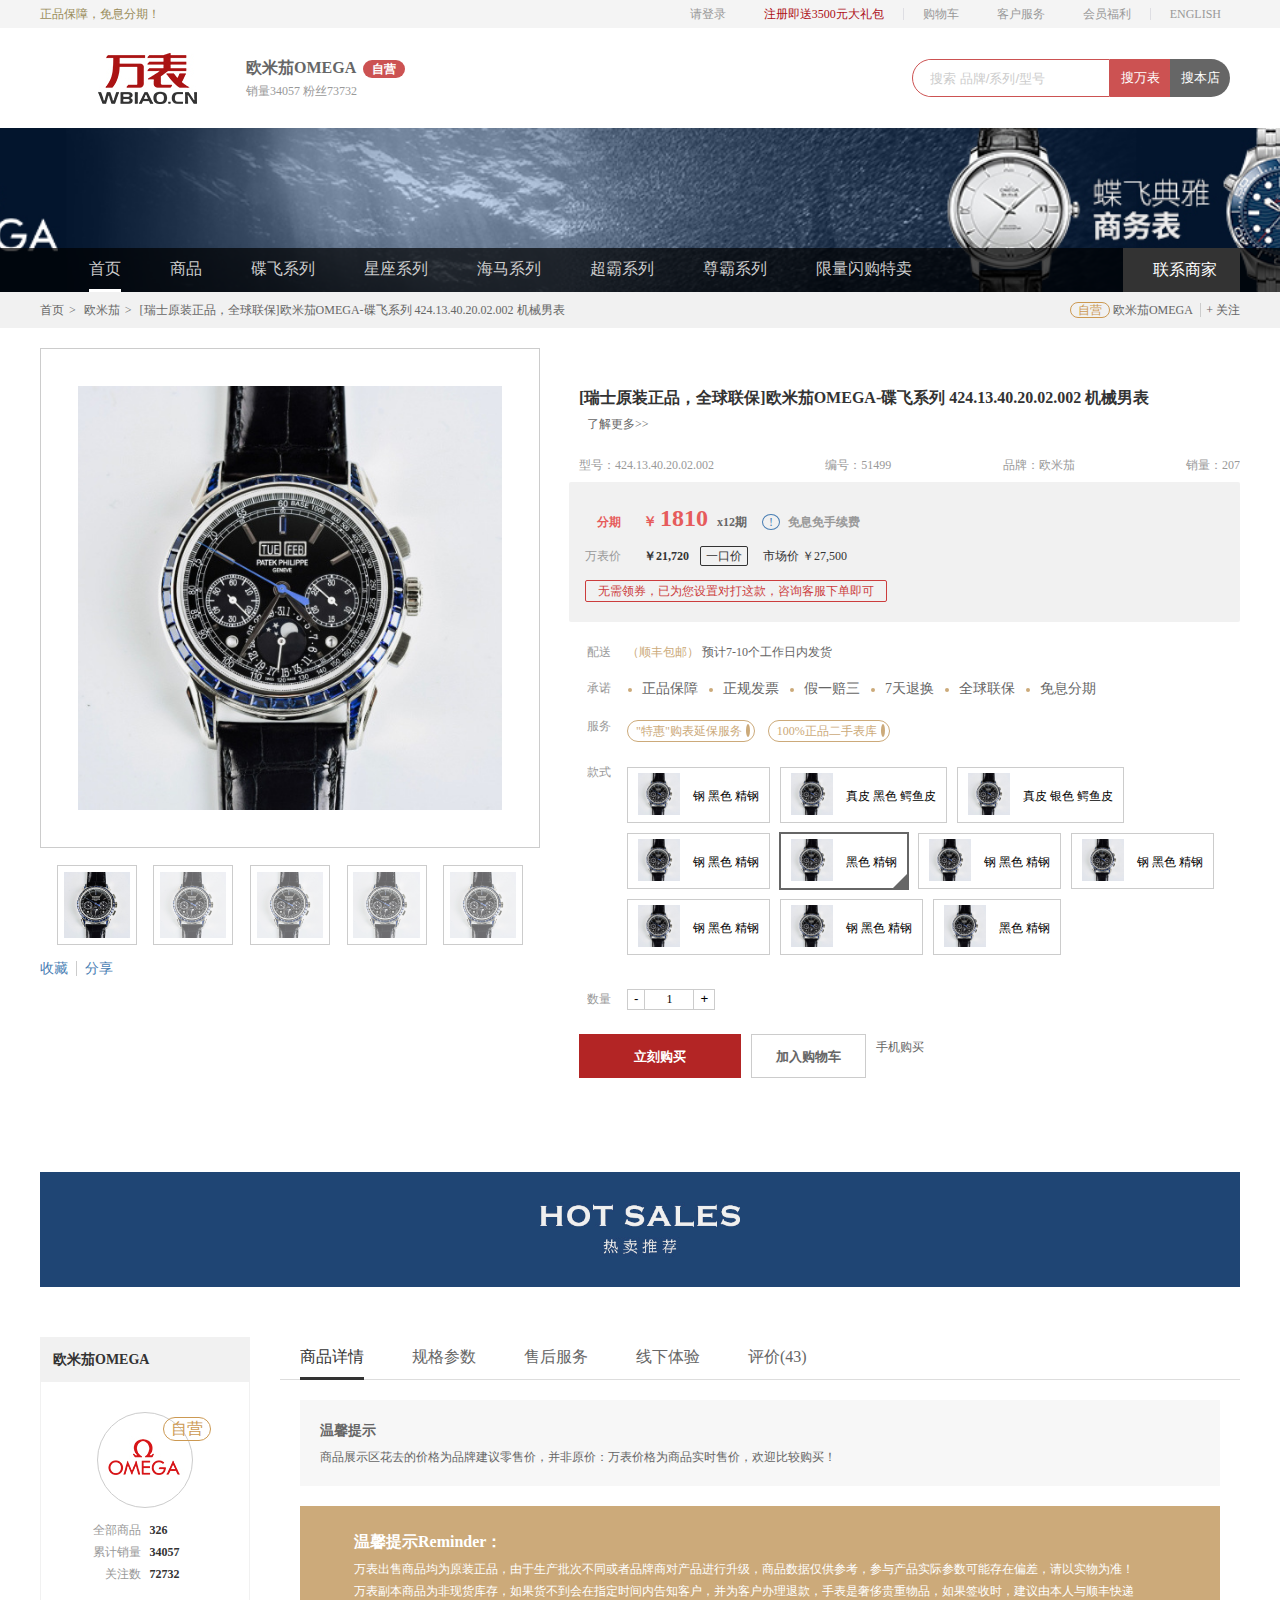
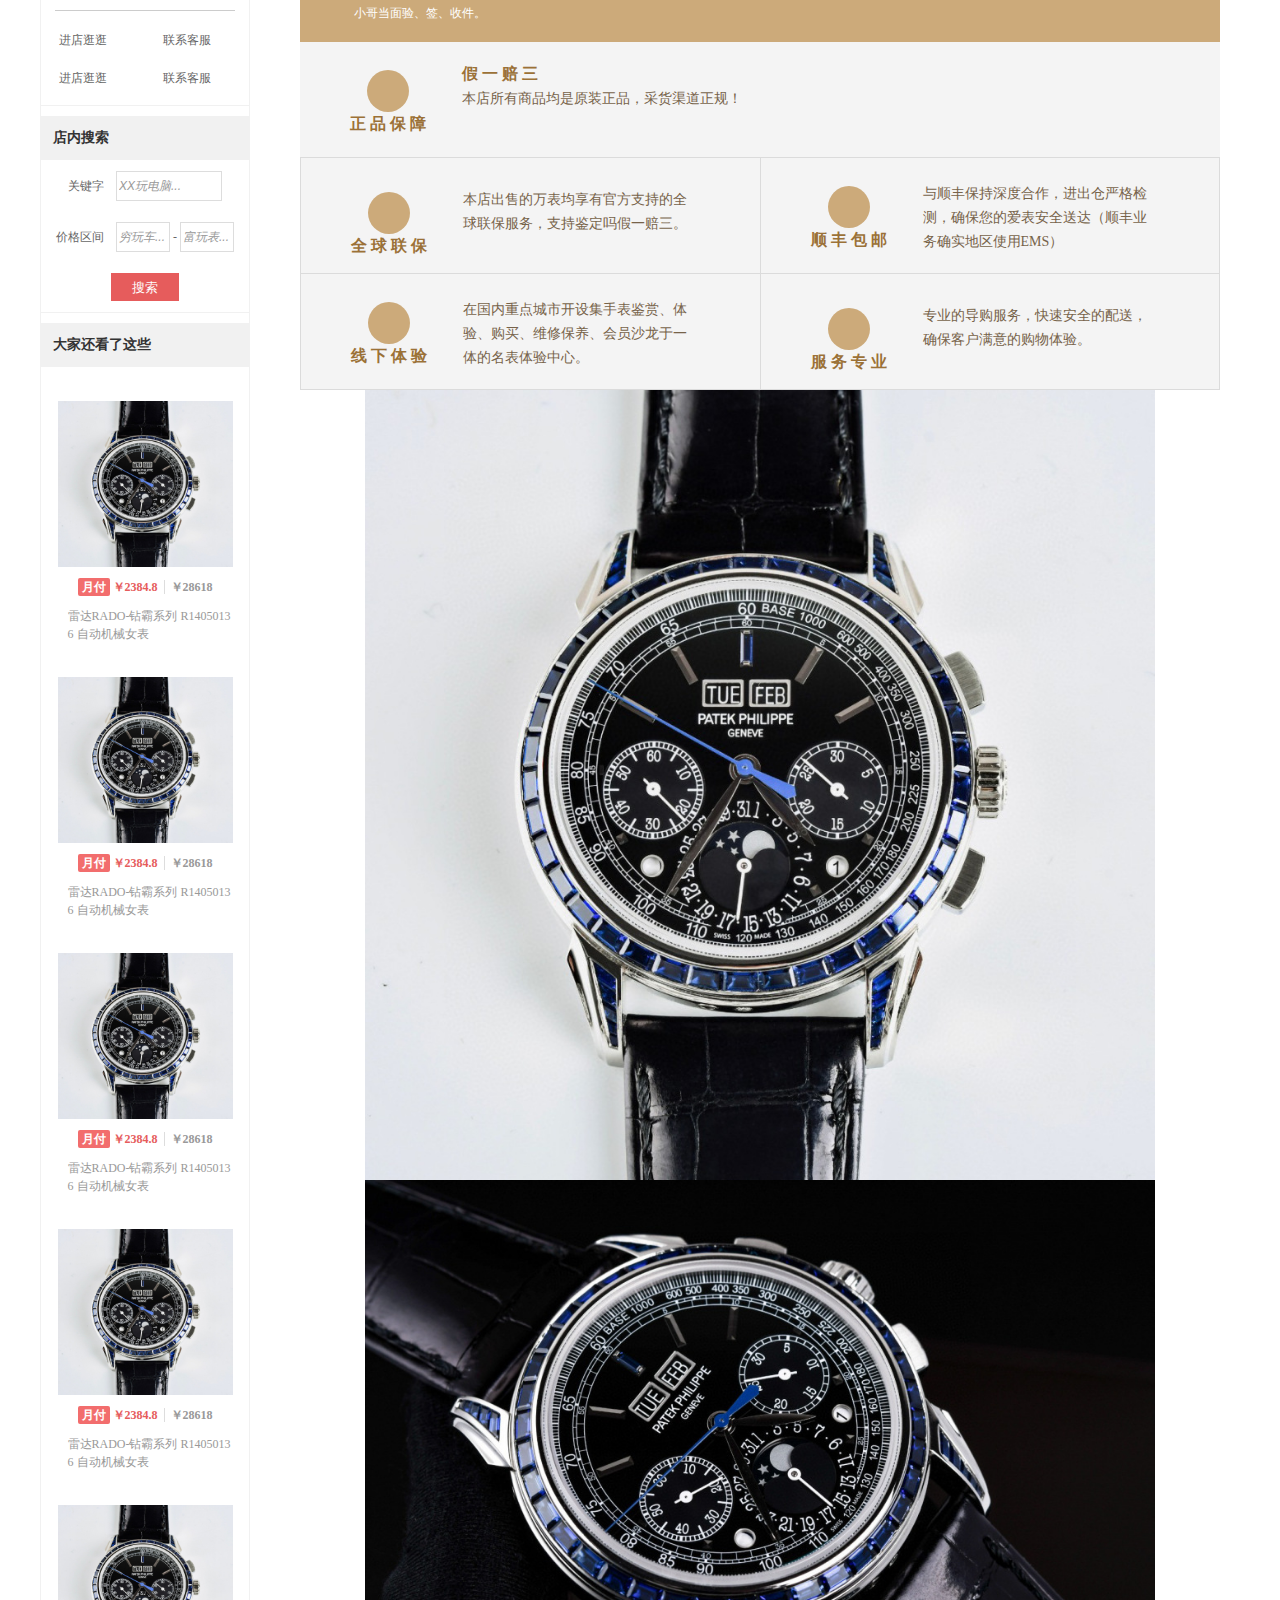
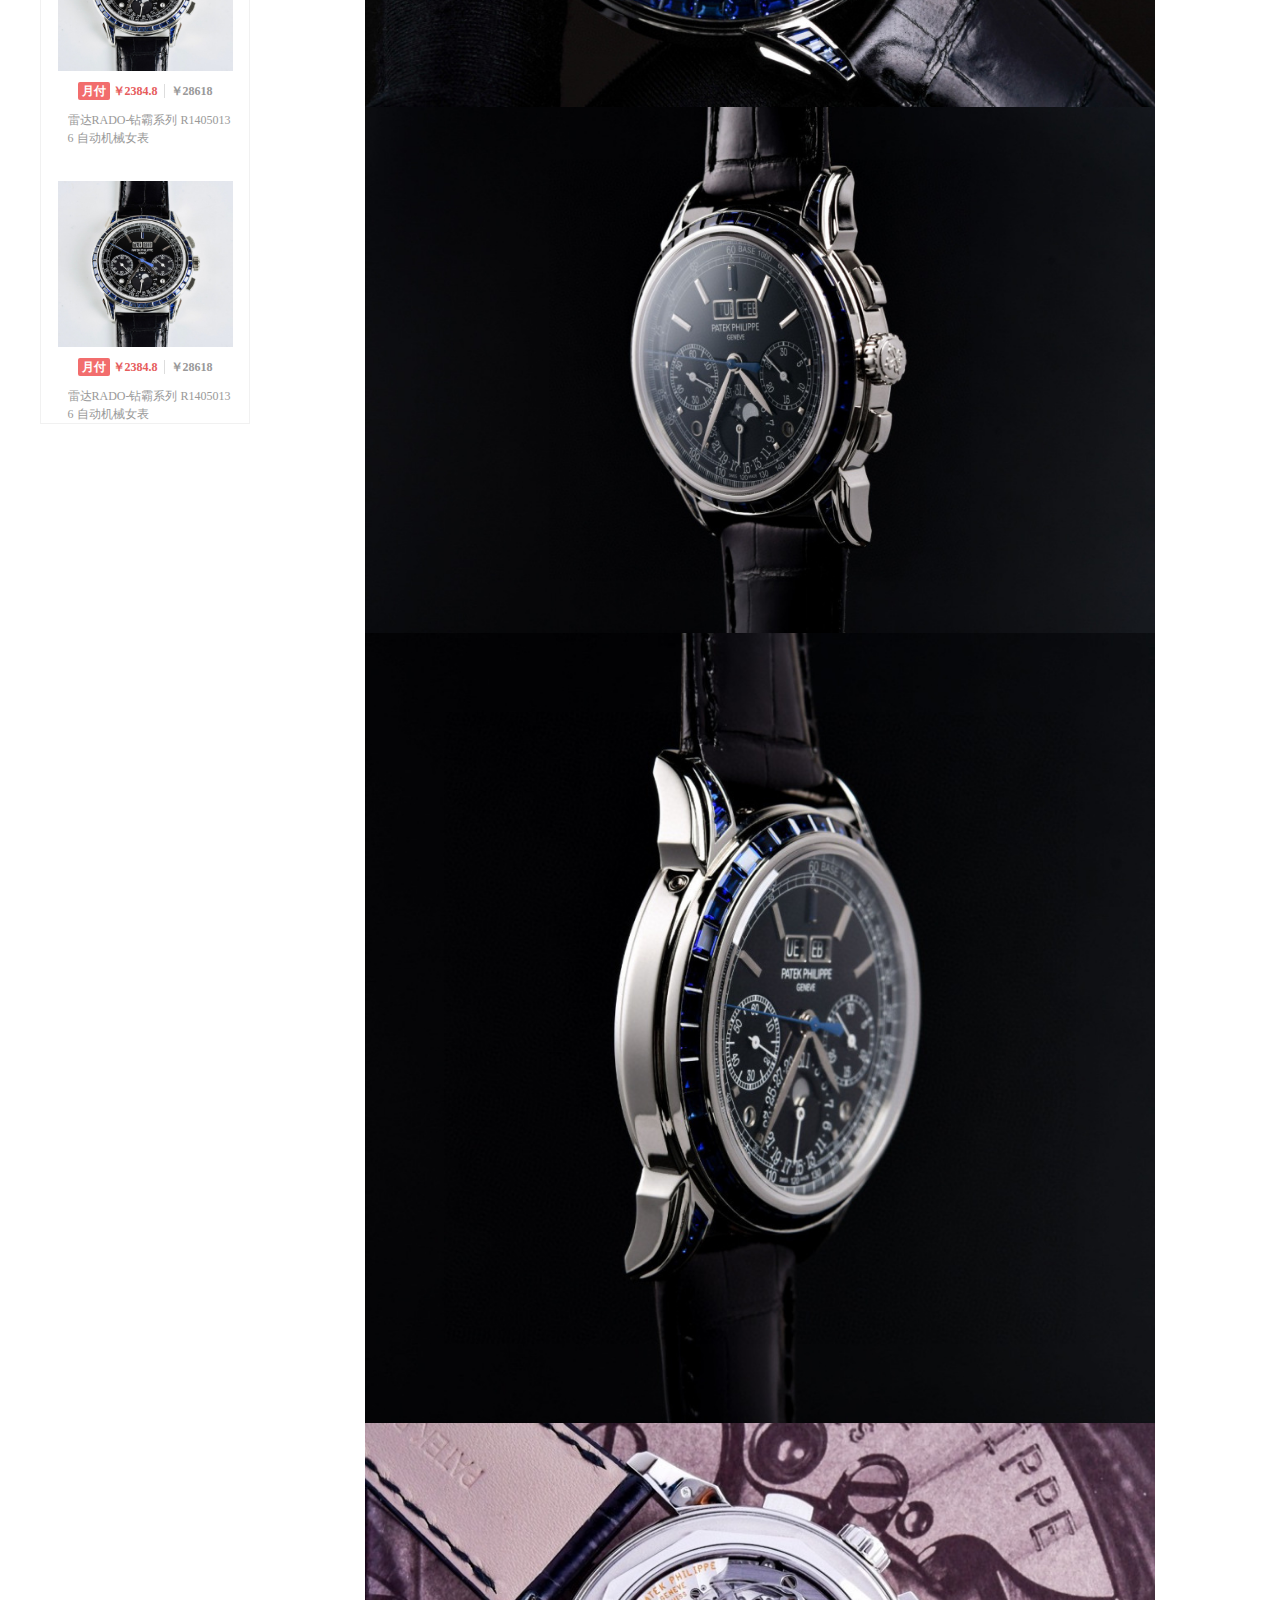
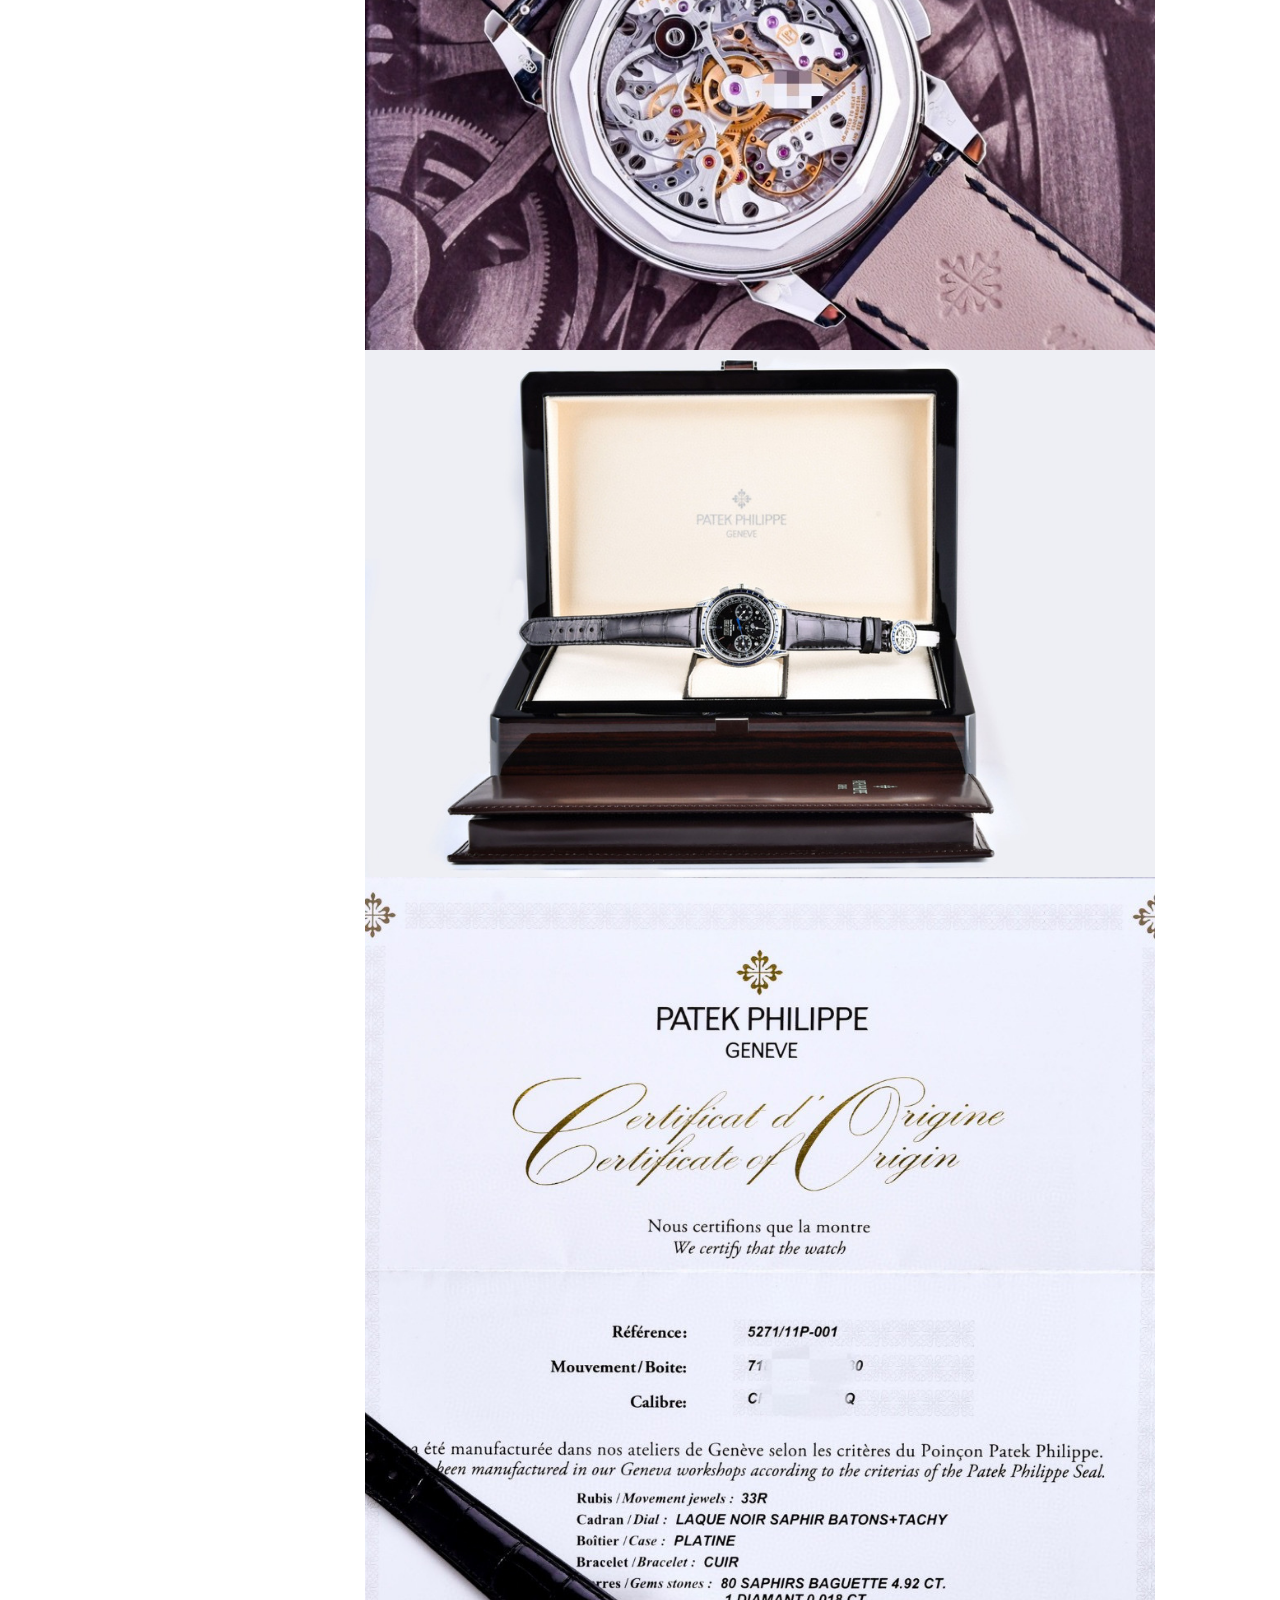
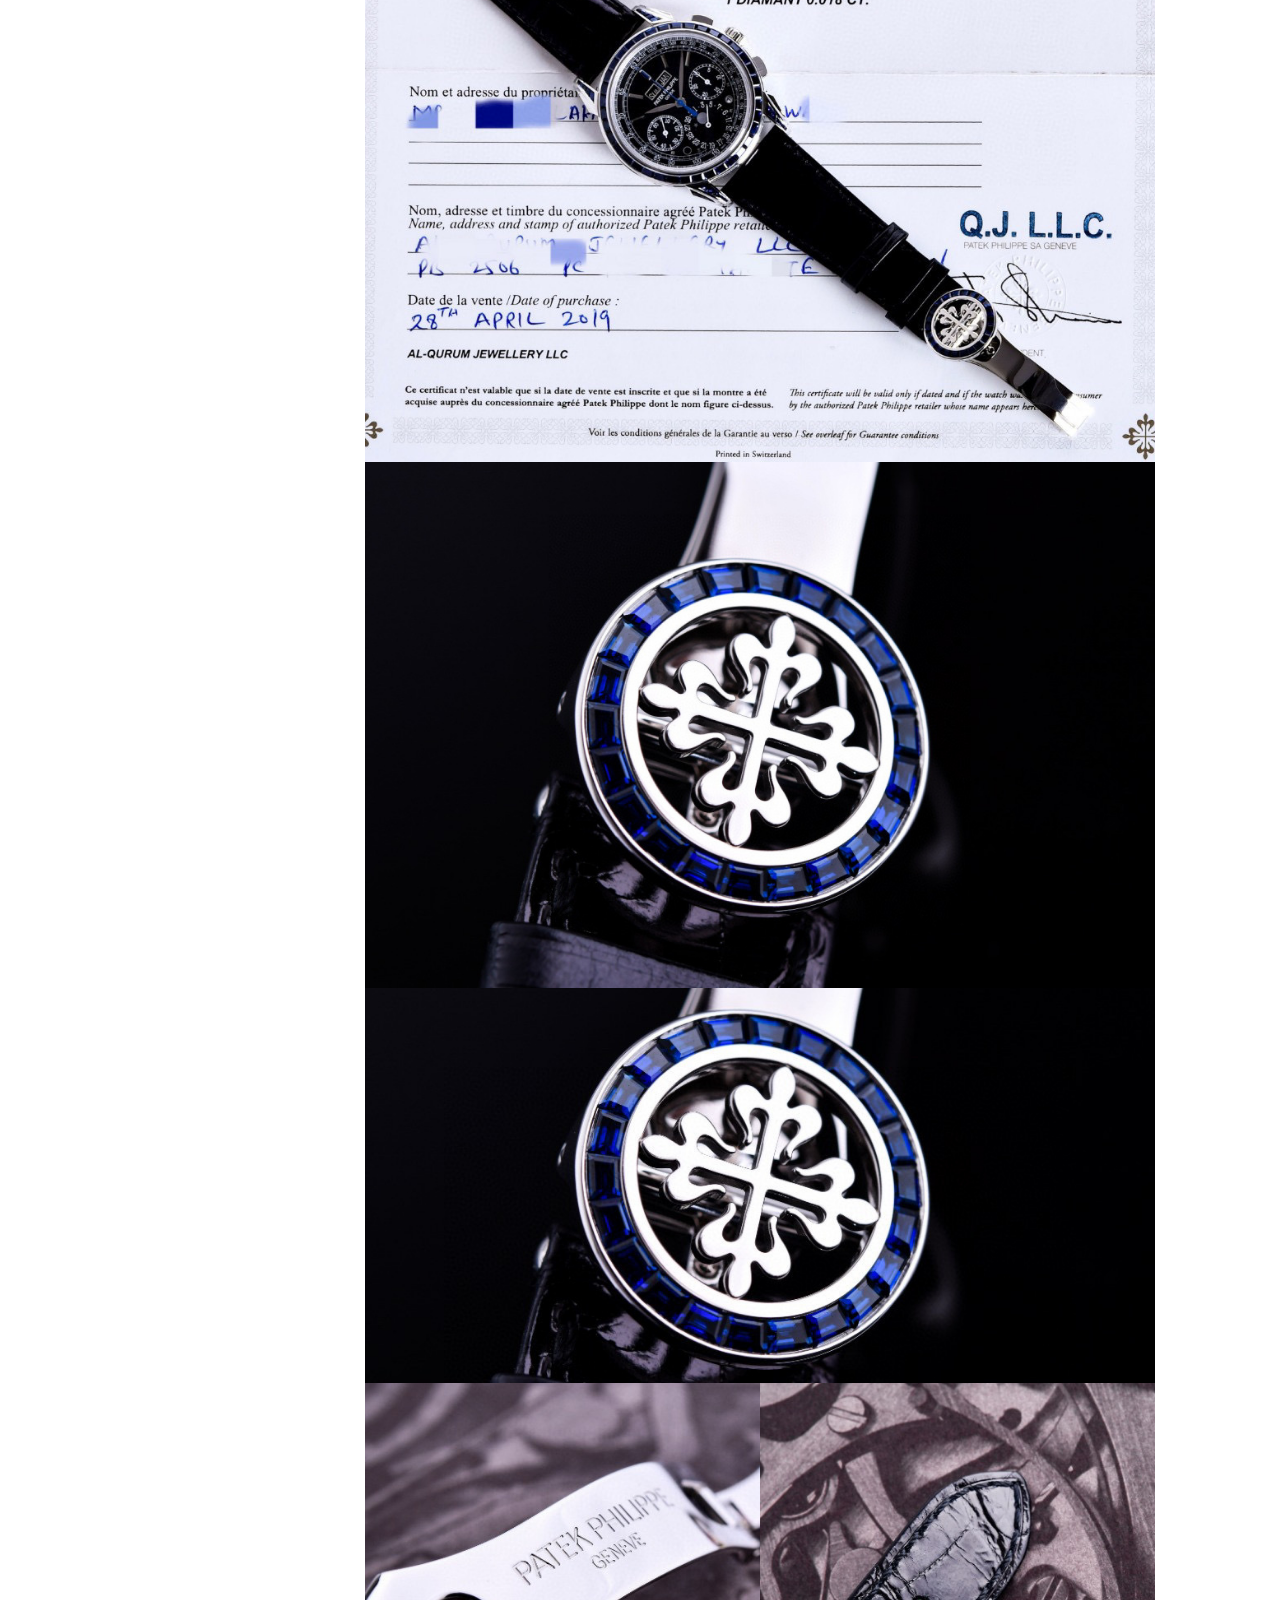
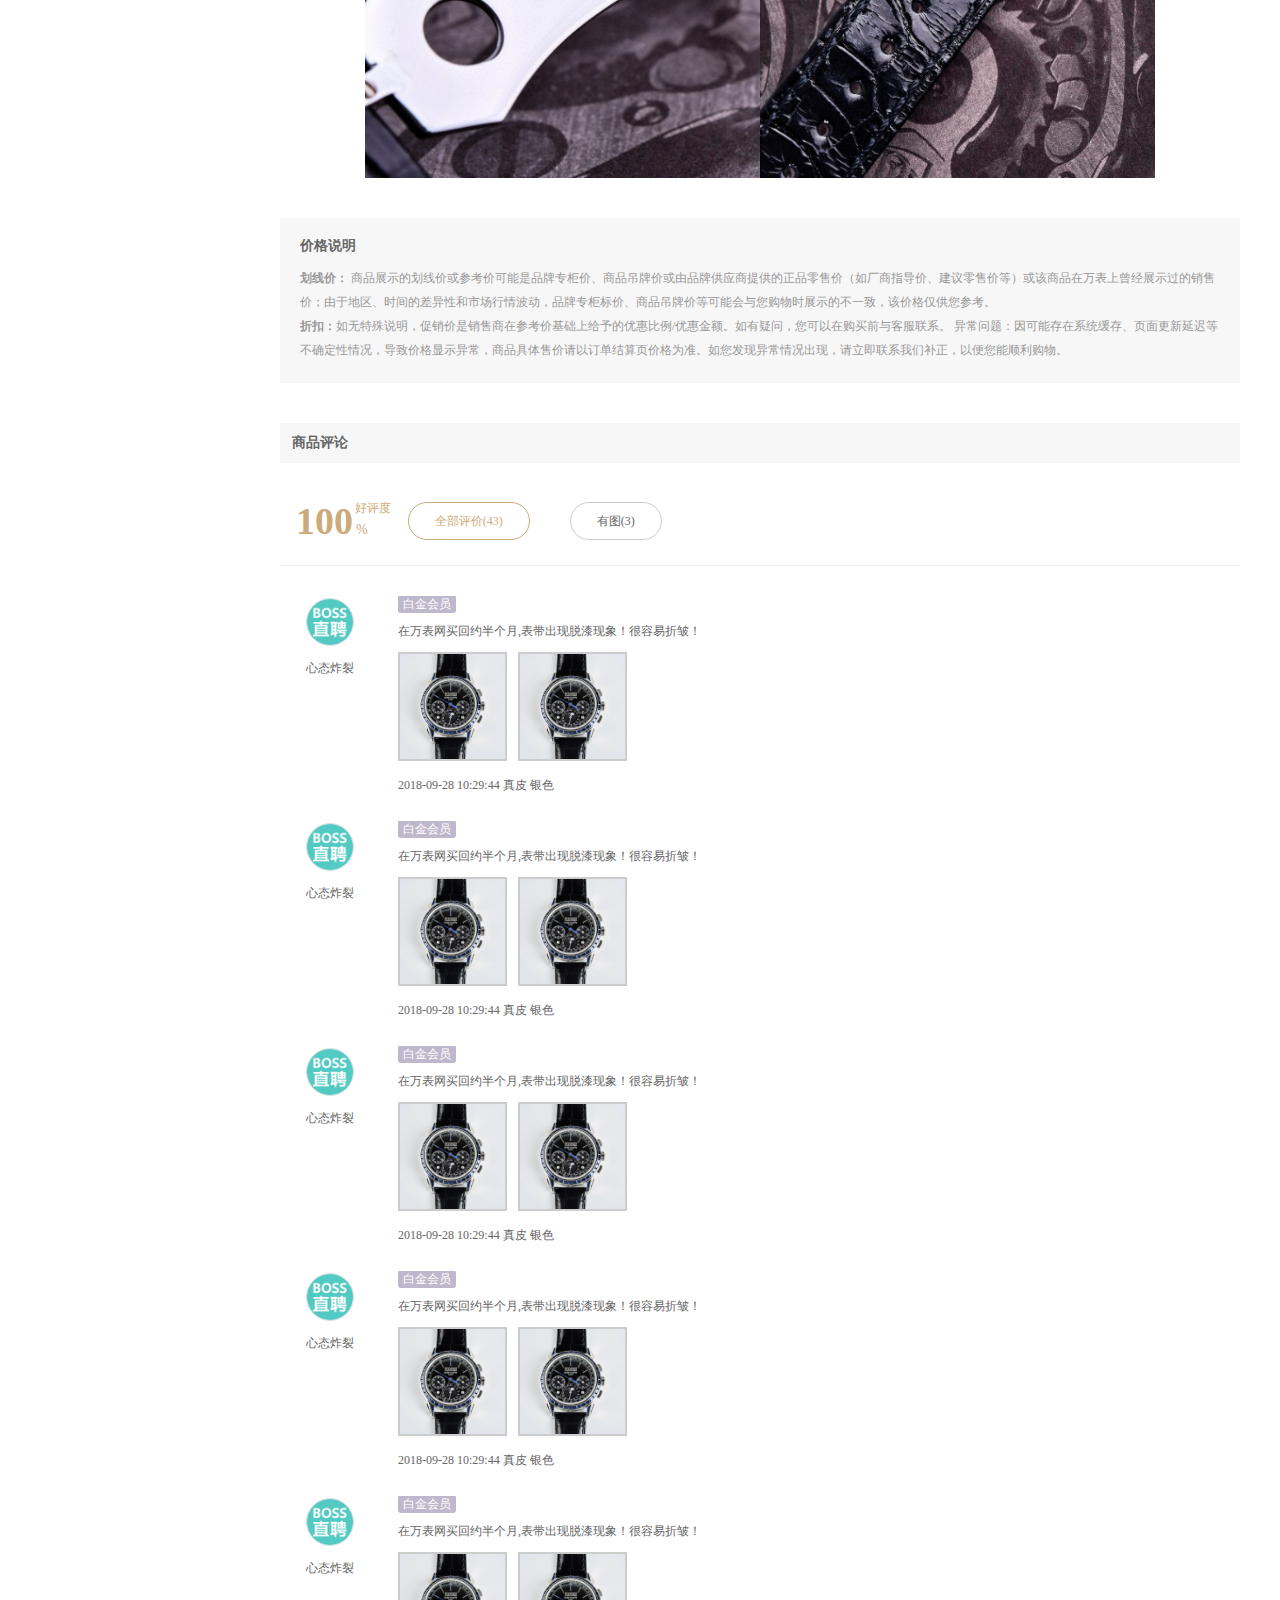
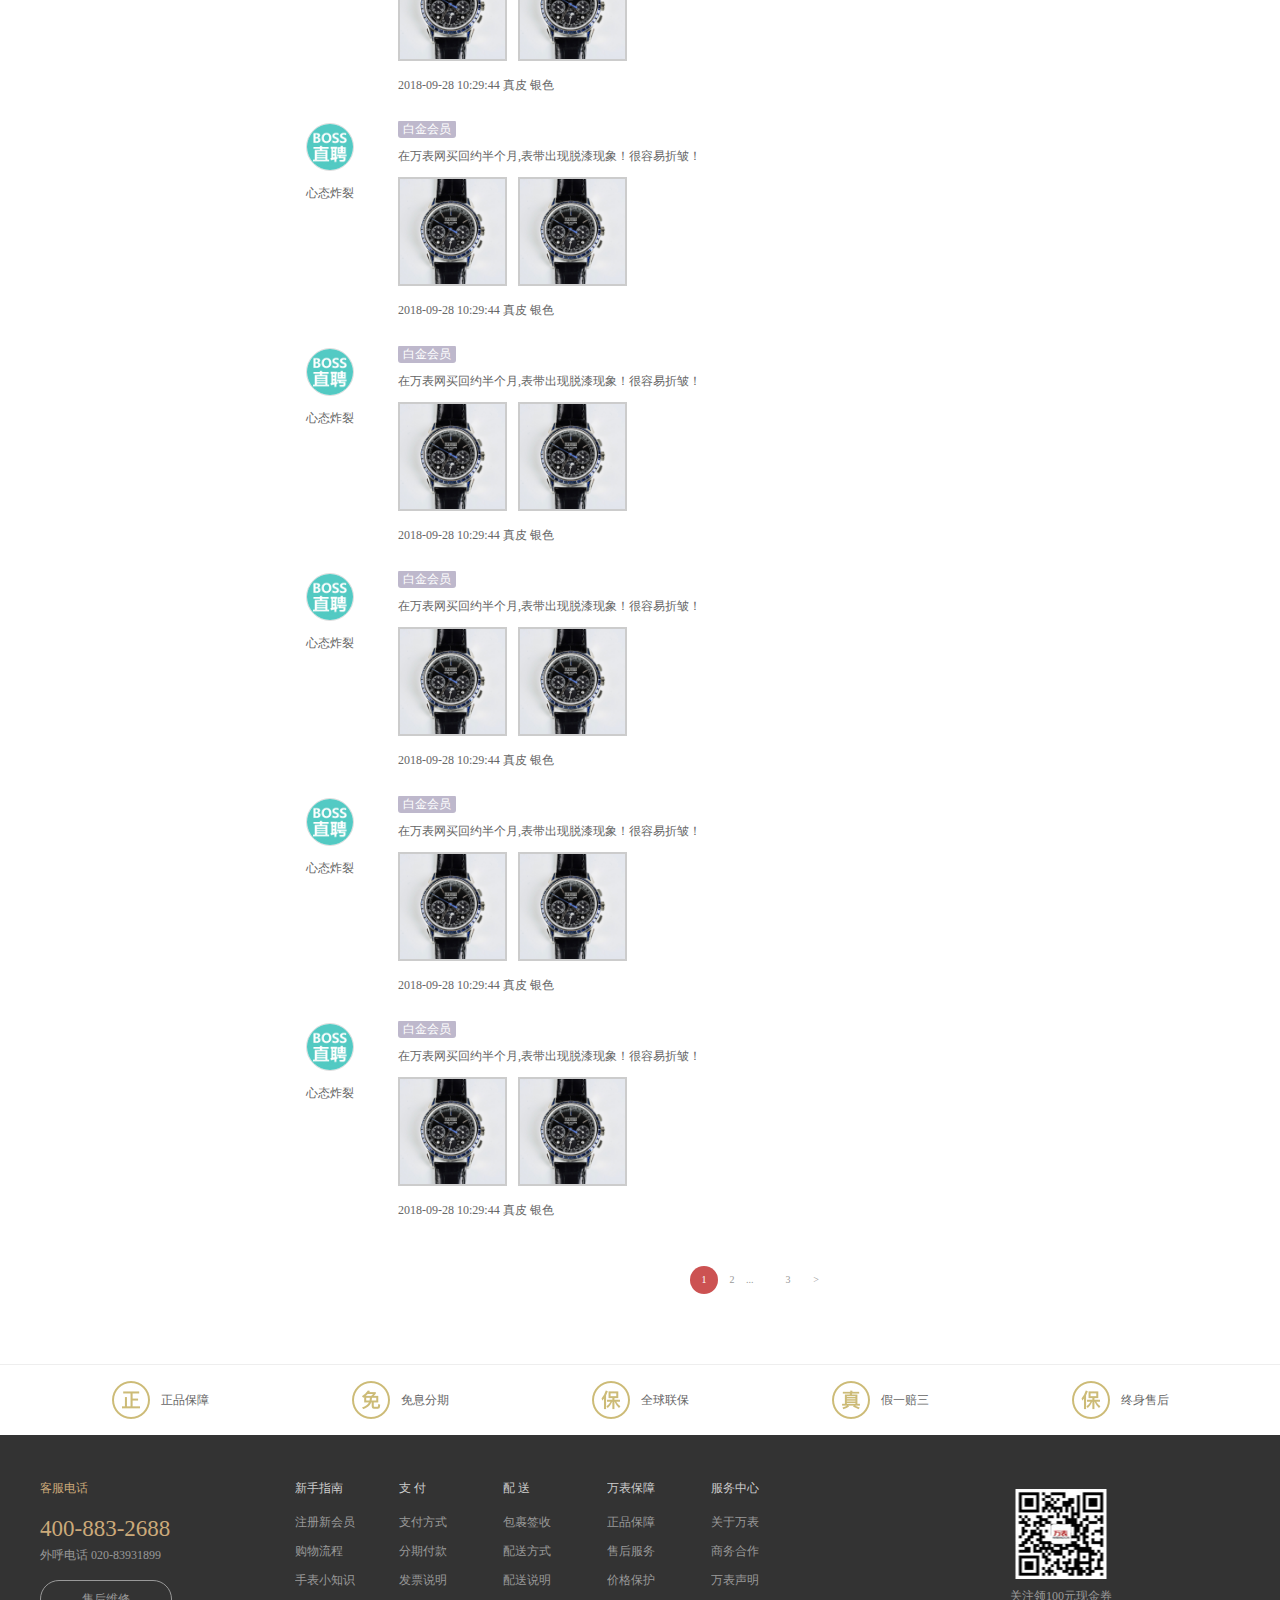
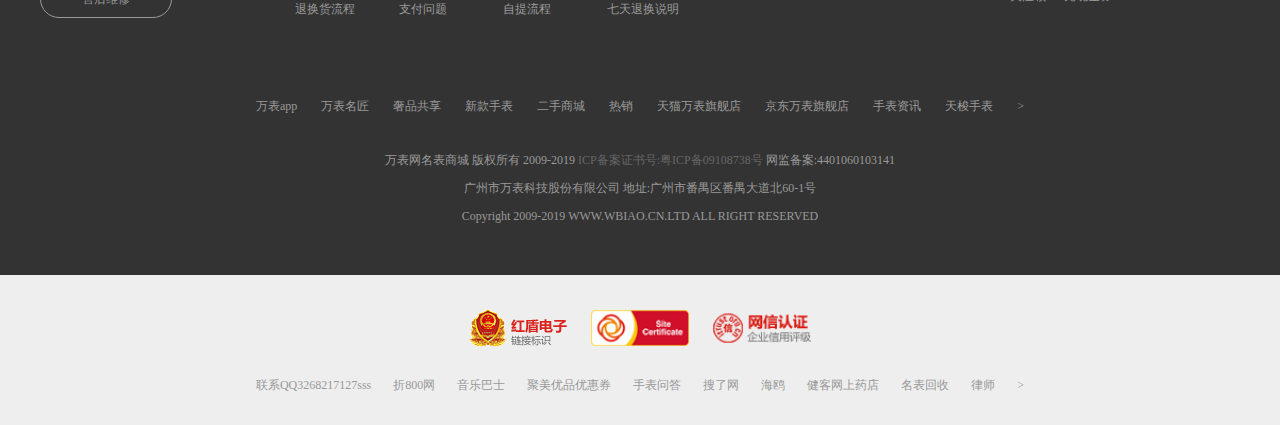
<file: details.html>
<!DOCTYPE html>
<html lang="en">

<head>
    <meta charset="UTF-8">
    <meta name="viewport" content="width=device-width, initial-scale=1.0">
    <link rel="stylesheet" href="css/reset.css">
    <link rel="stylesheet" href="css/headerAndFooter.css">
    <link rel="stylesheet" href="http://at.alicdn.com/t/font_2327144_l1xjs7uiu7c.css">
    <link rel="stylesheet" href="css/yq_details.css">
    <title>详情页面</title>
</head>

<body>
    <header>
        <!-- 导航 登录 top -->
        <div class="top">
            <div class="container">
                <span>正品保障，免息分期！</span>
                <ul>
                    <li><a href="login.html" target="_blank">请登录</a></li>
                    <li class="sp"><a href="zhuce.html" target="_blank">注册即送3500元大礼包</a></li>
                    <li><a href="gouwuche.html" target="_blank">购物车</a></li>
                    <li><a href="">客户服务</a></li>
                    <li><a href="">会员福利</a></li>
                    <li><a href="">ENGLISH</a></li>
                </ul>
            </div>
        </div>
    </header>
    <div class="xq_nav">
        <div class="container">
            <div class="logo">
                <img src="img/yq_wb_logo.jpg" alt="">
                <div class="shop">
                    <h6>欧米茄OMEGA<span>自营</span></h6>
                    <p>销量34057 粉丝73732</p>
                </div>
            </div>
            <div>
                <div class="search">
                    <input type="text" placeholder="搜索 品牌/系列/型号">
                </div>
                <button>搜万表</button><button>搜本店</button>
            </div>
        </div>
    </div>
    <div class="xq_banner">
        <img src="img/xq_smallbanner02.jpg" alt="">
        <div class="bottom">
            <div class="container">
                <ul>
                    <li class="selected"><a href="">首页</a></li>
                    <li><a href="">商品</a></li>
                    <li><a href="">碟飞系列</a></li>
                    <li><a href="">星座系列</a></li>
                    <li><a href="">海马系列</a></li>
                    <li><a href="">超霸系列</a></li>
                    <li><a href="">尊霸系列</a></li>
                    <li><a href="">限量闪购特卖</a></li>
                </ul>
                <div>
                    <i class="iconfont icon-liaotian"></i> <span>联系商家</span>
                </div>
            </div>
        </div>
    </div>
    <div class="xq_little-title">
        <div class="container">
            <div>
                <a href="">首页</a><b>></b>
                <a href="">欧米茄</a><b>></b>
                <span>[瑞士原装正品，全球联保]欧米茄OMEGA-碟飞系列 424.13.40.20.02.002 机械男表</span>
            </div>
            <div>
                <em>自营</em>
                <span>欧米茄OMEGA</span>
                <strong>+ 关注</strong>
            </div>
        </div>
    </div>
    <div class="xq_buy">
        <div class="container">
            <div class="left">
                <div class="img">
                    <img class="cc" src="img/xq_small01.jpg" alt="">
                    <i class="iconfont icon-search"></i>
                </div>
                <div class="more_img">
                    <div class="btn"><i class="iconfont icon-arrow-left"></i></div>
                    <div class="pic selected">
                        <img src="img/xq_small01.jpg">
                        <div class="mask"></div>
                    </div>
                    <div class="pic">
                        <img src="img/xq_small01.jpg">
                        <div class="mask"></div>
                    </div>
                    <div class="pic">
                        <img src="img/xq_small01.jpg">
                        <div class="mask"></div>
                    </div>
                    <div class="pic">
                        <img src="img/xq_small01.jpg">
                        <div class="mask"></div>
                    </div>
                    <div class="pic">
                        <img src="img/xq_small01.jpg">
                        <div class="mask"></div>
                    </div>
                    <div class="btn"><i class="iconfont icon-arrow-right"></i></div>
                </div>
                <p><span>收藏</span><span>分享</span></p>
            </div>
            <div class="right">
                <h4>[瑞士原装正品，全球联保]欧米茄OMEGA-碟飞系列 424.13.40.20.02.002 机械男表</h4>
                <div class="look_more">了解更多>></div>
                <p>
                    <span>型号：424.13.40.20.02.002</span>
                    <span>编号：51499</span>
                    <span>品牌：欧米茄</span>
                    <span>销量：207</span>
                </p>
                <div class="price_info">
                    <div class="fenqi">
                        <em>分期</em>
                        <em>￥</em>
                        <b>1810</b>
                        <span>x12期</span>
                        <i>!</i>
                        <span>免息免手续费</span>
                    </div>
                    <div class="price">
                        <span>万表价</span>
                        <em>￥21,720</em>
                        <b>一口价</b>
                        <span>市场价 ￥27,500</span>
                    </div>
                    <div class="coupon">无需领券，已为您设置对打这款，咨询客服下单即可</div>
                </div>
                <div class="give com">
                    <div class="first">配送</div>
                    <div>
                        <b>（顺丰包邮）</b>
                        <span>预计7-10个工作日内发货</span>
                    </div>
                </div>
                <div class="promise com">
                    <div class="first">承诺</div>
                    <div>
                        <ul>
                            <li><span>正品保障</span></li>
                            <li><span>正规发票</span></li>
                            <li><span>假一赔三</span></li>
                            <li><span>7天退换</span></li>
                            <li><span>全球联保</span></li>
                            <li><span>免息分期</span></li>
                        </ul>
                    </div>
                </div>
                <div class="service com">
                    <div class="first">服务</div>
                    <div>
                        <b>"特惠"购表延保服务<i class="iconfont icon-arrow-right"></i></b>
                        <b>100%正品二手表库<i class="iconfont icon-arrow-right"></i></b>
                    </div>
                </div>
                <div class="style com">
                    <div class="first">款式</div>
                    <div>
                        <ul class="clearfix">
                            <li>
                                <img src="img/xq_small01.jpg" alt="">
                                <span>钢 黑色 精钢</span>
                                <em class="arrow"></em>
                            </li>
                            <li>
                                <img src="img/xq_small01.jpg" alt="">
                                <span>真皮 黑色 鳄鱼皮</span>
                                <em class="arrow"></em>
                            </li>
                            <li>
                                <img src="img/xq_small01.jpg" alt="">
                                <span>真皮 银色 鳄鱼皮</span>
                                <em class="arrow"></em>
                            </li>
                            <li>
                                <img src="img/xq_small01.jpg" alt="">
                                <span>钢 黑色 精钢</span>
                                <em class="arrow"></em>
                            </li>
                            <li class="selected">
                                <img src="img/xq_small01.jpg" alt="">
                                <span>黑色 精钢</span>
                                <em class="arrow"></em>
                            </li>
                            <li>
                                <img src="img/xq_small01.jpg" alt="">
                                <span>钢 黑色 精钢</span>
                                <em class="arrow"></em>
                            </li>
                            <li>
                                <img src="img/xq_small01.jpg" alt="">
                                <span>钢 黑色 精钢</span>
                                <em class="arrow"></em>
                            </li>
                            <li>
                                <img src="img/xq_small01.jpg" alt="">
                                <span>钢 黑色 精钢</span>
                                <em class="arrow"></em>
                            </li>
                            <li>
                                <img src="img/xq_small01.jpg" alt="">
                                <span>钢 黑色 精钢</span>
                                <em class="arrow"></em>
                            </li>
                            <li>
                                <img src="img/xq_small01.jpg" alt="">
                                <span>黑色 精钢</span>
                                <em class="arrow"></em>
                            </li>
                        </ul>
                    </div>
                </div>
                <div class="num com">
                    <div class="first">数量</div>
                    <div><button>-</button><span>1</span><button>+</button></div>
                </div>
                <div class="pay">
                    <button>立刻购买</button>
                    <button>加入购物车</button>
                    <div class="phone_pay">
                        <div class="qrcode">
                            <i class="iconfont icon-QR-code"></i>
                            <p>手机购买</p>
                        </div>
                    </div>
                </div>
            </div>
        </div>
    </div>
    <div class="xq_ad">
        <div class="container">
            <img src="img/xq_hotsale01.jpg" alt="">
        </div>
    </div>
    <div class="xq_main">
        <div class="container">
            <div>
                <div class="left">
                    <div class="title">欧米茄OMEGA</div>
                    <div class="logo_shop">
                        <div class="img"><em>自营</em></div>
                        <p><b>全部商品</b><span>326</span></p>
                        <p><b>累计销量</b><span>34057</span></p>
                        <p><b>关注数</b><span>72732</span></p>
                    </div>
                    <div class="kefu">
                        <div><i class="iconfont icon-mendian"></i><span>进店逛逛</span></div>
                        <div><i class="iconfont icon-kefu"></i><span>联系客服</span></div>
                        <div><i class="iconfont icon-mendian"></i><span>进店逛逛</span></div>
                        <div><i class="iconfont icon-kefu"></i><span>联系客服</span></div>
                    </div>
                    <div class="title">店内搜索</div>
                    <div class="shop_search">
                        <p><span>关键字</span><input type="text" placeholder="XX玩电脑..."></p>
                        <p><span>价格区间</span><input type="text" placeholder="穷玩车..."> - <input type="text"
                                placeholder="富玩表..."></p>
                        <div><button>搜索</button></div>
                    </div>
                    <div class="title">大家还看了这些</div>
                    <div class="items">
                        <div class="pic"><img src="img/xq_small01.jpg" alt=""></div>
                        <p><em>月付</em><span>￥2384.8</span><b>￥28618</b></p>
                        <h6>雷达RADO-钻霸系列 R14050136 自动机械女表</h6>
                    </div>
                    <div class="items">
                        <div class="pic"><img src="img/xq_small01.jpg" alt=""></div>
                        <p><em>月付</em><span>￥2384.8</span><b>￥28618</b></p>
                        <h6>雷达RADO-钻霸系列 R14050136 自动机械女表</h6>
                    </div>
                    <div class="items">
                        <div class="pic"><img src="img/xq_small01.jpg" alt=""></div>
                        <p><em>月付</em><span>￥2384.8</span><b>￥28618</b></p>
                        <h6>雷达RADO-钻霸系列 R14050136 自动机械女表</h6>
                    </div>
                    <div class="items">
                        <div class="pic"><img src="img/xq_small01.jpg" alt=""></div>
                        <p><em>月付</em><span>￥2384.8</span><b>￥28618</b></p>
                        <h6>雷达RADO-钻霸系列 R14050136 自动机械女表</h6>
                    </div>
                    <div class="items">
                        <div class="pic"><img src="img/xq_small01.jpg" alt=""></div>
                        <p><em>月付</em><span>￥2384.8</span><b>￥28618</b></p>
                        <h6>雷达RADO-钻霸系列 R14050136 自动机械女表</h6>
                    </div>
                    <div class="items">
                        <div class="pic"><img src="img/xq_small01.jpg" alt=""></div>
                        <p><em>月付</em><span>￥2384.8</span><b>￥28618</b></p>
                        <h6>雷达RADO-钻霸系列 R14050136 自动机械女表</h6>
                    </div>
                </div>
            </div>
            <div class="right">
                <div class="up">
                    <div class="bb">
                        <a class="selected" href="">商品详情</a>
                        <a href="">规格参数</a>
                        <a href="">售后服务</a>
                        <a href="">线下体验</a>
                        <a href="">评价(43)</a>
                    </div>
                </div>
                <div class="bb">
                    <div class="middle">
                        <h3>温馨提示</h3>
                        <p>商品展示区花去的价格为品牌建议零售价，并非原价：万表价格为商品实时售价，欢迎比较购买！</p>
                    </div>
                    <div class="bottom">
                        <div class="rem">
                            <h4>温馨提示Reminder：</h4>
                            <p>万表出售商品均为原装正品，由于生产批次不同或者品牌商对产品进行升级，商品数据仅供参考，参与产品实际参数可能存在偏差，请以实物为准！万表副本商品为非现货库存，如果货不到会在指定时间内告知客户，并为客户办理退款，手表是奢侈贵重物品，如果签收时，建议由本人与顺丰快递小哥当面验、签、收件。
                            </p>
                        </div>
                        <table>
                            <caption>
                                <div class="baoz">
                                    <i class="iconfont icon-dunpai"></i>
                                    <span>正 品 保 障</span>
                                </div>
                                <div class="text">
                                    <span>假 一 赔 三</span>
                                    <p>本店所有商品均是原装正品，采货渠道正规！</p>
                                </div>
                            </caption>
                            <tr>
                                <td>
                                    <div class="baoz">
                                        <i class="iconfont icon-diqiu"></i>
                                        <span>全 球 联 保</span>
                                    </div>
                                    <div class="text">
                                        <!-- <span>假 一 赔 三</span> -->
                                        <p>本店出售的万表均享有官方支持的全球联保服务，支持鉴定吗假一赔三。</p>
                                    </div>
                                </td>
                                <td>
                                    <div class="baoz">
                                        <i class="iconfont icon-wuliukuaidi"></i>
                                        <span>顺 丰 包 邮</span>
                                    </div>
                                    <div class="text">
                                        <!-- <span>假 一 赔 三</span> -->
                                        <p>与顺丰保持深度合作，进出仓严格检测，确保您的爱表安全送达（顺丰业务确实地区使用EMS）</p>
                                    </div>
                                </td>
                            </tr>
                            <tr>
                                <td>
                                    <div class="baoz">
                                        <i class="iconfont icon-mendian"></i>
                                        <span>线 下 体 验</span>
                                    </div>
                                    <div class="text">
                                        <!-- <span>假 一 赔 三</span> -->
                                        <p>在国内重点城市开设集手表鉴赏、体验、购买、维修保养、会员沙龙于一体的名表体验中心。</p>
                                    </div>
                                </td>
                                <td>
                                    <div class="baoz">
                                        <i class="iconfont icon-kefu"></i>
                                        <span>服 务 专 业</span>
                                    </div>
                                    <div class="text">
                                        <!-- <span>假 一 赔 三</span> -->
                                        <p>专业的导购服务，快速安全的配送，确保客户满意的购物体验。</p>
                                    </div>
                                </td>
                            </tr>
                        </table>
                    </div>
                </div>
                <div class="big_pic"><img src="img/xq_big01.jpg" alt=""></div>
                <div class="big_pic"><img src="img/xq_big02.jpg" alt=""></div>
                <div class="big_pic"><img src="img/xq_big03.jpg" alt=""></div>
                <div class="big_pic"><img src="img/xq_big04.jpg" alt=""></div>
                <div class="big_pic"><img src="img/xq_big05.jpg" alt=""></div>
                <div class="big_pic"><img src="img/xq_big06.jpg" alt=""></div>
                <div class="big_pic"><img src="img/xq_big07.jpg" alt=""></div>
                <div class="big_pic"><img src="img/xq_big08.jpg" alt=""></div>
                <div class="big_pic"><img src="img/xq_big09.jpg" alt=""></div>
                <!-- 大图结束 -->
                <div class="infomation">
                    <div class="bb">
                        <h3>价格说明</h3>
                        <p>
                            <b>划线价：</b>
                            商品展示的划线价或参考价可能是品牌专柜价、商品吊牌价或由品牌供应商提供的正品零售价（如厂商指导价、建议零售价等）或该商品在万表上曾经展示过的销售价；由于地区、时间的差异性和市场行情波动，品牌专柜标价、商品吊牌价等可能会与您购物时展示的不一致，该价格仅供您参考。<br>
                            <b>折扣：</b>如无特殊说明，促销价是销售商在参考价基础上给予的优惠比例/优惠金额。如有疑问，您可以在购买前与客服联系。
                            异常问题：因可能存在系统缓存、页面更新延迟等不确定性情况，导致价格显示异常，商品具体售价请以订单结算页价格为准。如您发现异常情况出现，请立即联系我们补正，以便您能顺利购物。
                        </p>
                    </div>
                </div>
                <h3>商品评论</h3>
                <div class="haopin">
                    <div><b>100</b><em>%</em><span>好评度</span></div>
                    <div>全部评价(43)</div>
                    <div>有图(3)</div>
                </div>
                <div class="react">
                    <div class="head_pic">
                        <div class="img">
                            <img src="img/bossoffer_03.jpg" alt="">
                        </div>
                        <p class="name">心态炸裂</p>
                    </div>
                    <div class="jvti">
                        <div>
                            <i class="iconfont icon-star_full"></i>
                            <i class="iconfont icon-star_full"></i>
                            <i class="iconfont icon-star_full"></i>
                            <i class="iconfont icon-star_full"></i>
                            <i class="iconfont icon-star_full"></i>
                            <em>白金会员</em>
                        </div>
                        <p>在万表网买回约半个月,表带出现脱漆现象！很容易折皱！</p>
                        <div class="img1">
                            <div><img src="img/xq_small01.jpg" alt=""></div>
                            <div><img src="img/xq_small01.jpg" alt=""></div>
                        </div>
                        <span>2018-09-28 10:29:44 真皮 银色</span>
                    </div>
                </div>
                <div class="react">
                    <div class="head_pic">
                        <div class="img">
                            <img src="img/bossoffer_03.jpg" alt="">
                        </div>
                        <p class="name">心态炸裂</p>
                    </div>
                    <div class="jvti">
                        <div>
                            <i class="iconfont icon-star_full"></i>
                            <i class="iconfont icon-star_full"></i>
                            <i class="iconfont icon-star_full"></i>
                            <i class="iconfont icon-star_full"></i>
                            <i class="iconfont icon-star_full"></i>
                            <em>白金会员</em>
                        </div>
                        <p>在万表网买回约半个月,表带出现脱漆现象！很容易折皱！</p>
                        <div class="img1">
                            <div><img src="img/xq_small01.jpg" alt=""></div>
                            <div><img src="img/xq_small01.jpg" alt=""></div>
                        </div>
                        <span>2018-09-28 10:29:44 真皮 银色</span>
                    </div>
                </div>
                <div class="react">
                    <div class="head_pic">
                        <div class="img">
                            <img src="img/bossoffer_03.jpg" alt="">
                        </div>
                        <p class="name">心态炸裂</p>
                    </div>
                    <div class="jvti">
                        <div>
                            <i class="iconfont icon-star_full"></i>
                            <i class="iconfont icon-star_full"></i>
                            <i class="iconfont icon-star_full"></i>
                            <i class="iconfont icon-star_full"></i>
                            <i class="iconfont icon-star_full"></i>
                            <em>白金会员</em>
                        </div>
                        <p>在万表网买回约半个月,表带出现脱漆现象！很容易折皱！</p>
                        <div class="img1">
                            <div><img src="img/xq_small01.jpg" alt=""></div>
                            <div><img src="img/xq_small01.jpg" alt=""></div>
                        </div>
                        <span>2018-09-28 10:29:44 真皮 银色</span>
                    </div>
                </div>
                <div class="react">
                    <div class="head_pic">
                        <div class="img">
                            <img src="img/bossoffer_03.jpg" alt="">
                        </div>
                        <p class="name">心态炸裂</p>
                    </div>
                    <div class="jvti">
                        <div>
                            <i class="iconfont icon-star_full"></i>
                            <i class="iconfont icon-star_full"></i>
                            <i class="iconfont icon-star_full"></i>
                            <i class="iconfont icon-star_full"></i>
                            <i class="iconfont icon-star_full"></i>
                            <em>白金会员</em>
                        </div>
                        <p>在万表网买回约半个月,表带出现脱漆现象！很容易折皱！</p>
                        <div class="img1">
                            <div><img src="img/xq_small01.jpg" alt=""></div>
                            <div><img src="img/xq_small01.jpg" alt=""></div>
                        </div>
                        <span>2018-09-28 10:29:44 真皮 银色</span>
                    </div>
                </div>
                <div class="react">
                    <div class="head_pic">
                        <div class="img">
                            <img src="img/bossoffer_03.jpg" alt="">
                        </div>
                        <p class="name">心态炸裂</p>
                    </div>
                    <div class="jvti">
                        <div>
                            <i class="iconfont icon-star_full"></i>
                            <i class="iconfont icon-star_full"></i>
                            <i class="iconfont icon-star_full"></i>
                            <i class="iconfont icon-star_full"></i>
                            <i class="iconfont icon-star_full"></i>
                            <em>白金会员</em>
                        </div>
                        <p>在万表网买回约半个月,表带出现脱漆现象！很容易折皱！</p>
                        <div class="img1">
                            <div><img src="img/xq_small01.jpg" alt=""></div>
                            <div><img src="img/xq_small01.jpg" alt=""></div>
                        </div>
                        <span>2018-09-28 10:29:44 真皮 银色</span>
                    </div>
                </div>
                <div class="react">
                    <div class="head_pic">
                        <div class="img">
                            <img src="img/bossoffer_03.jpg" alt="">
                        </div>
                        <p class="name">心态炸裂</p>
                    </div>
                    <div class="jvti">
                        <div>
                            <i class="iconfont icon-star_full"></i>
                            <i class="iconfont icon-star_full"></i>
                            <i class="iconfont icon-star_full"></i>
                            <i class="iconfont icon-star_full"></i>
                            <i class="iconfont icon-star_full"></i>
                            <em>白金会员</em>
                        </div>
                        <p>在万表网买回约半个月,表带出现脱漆现象！很容易折皱！</p>
                        <div class="img1">
                            <div><img src="img/xq_small01.jpg" alt=""></div>
                            <div><img src="img/xq_small01.jpg" alt=""></div>
                        </div>
                        <span>2018-09-28 10:29:44 真皮 银色</span>
                    </div>
                </div>
                <div class="react">
                    <div class="head_pic">
                        <div class="img">
                            <img src="img/bossoffer_03.jpg" alt="">
                        </div>
                        <p class="name">心态炸裂</p>
                    </div>
                    <div class="jvti">
                        <div>
                            <i class="iconfont icon-star_full"></i>
                            <i class="iconfont icon-star_full"></i>
                            <i class="iconfont icon-star_full"></i>
                            <i class="iconfont icon-star_full"></i>
                            <i class="iconfont icon-star_full"></i>
                            <em>白金会员</em>
                        </div>
                        <p>在万表网买回约半个月,表带出现脱漆现象！很容易折皱！</p>
                        <div class="img1">
                            <div><img src="img/xq_small01.jpg" alt=""></div>
                            <div><img src="img/xq_small01.jpg" alt=""></div>
                        </div>
                        <span>2018-09-28 10:29:44 真皮 银色</span>
                    </div>
                </div>
                <div class="react">
                    <div class="head_pic">
                        <div class="img">
                            <img src="img/bossoffer_03.jpg" alt="">
                        </div>
                        <p class="name">心态炸裂</p>
                    </div>
                    <div class="jvti">
                        <div>
                            <i class="iconfont icon-star_full"></i>
                            <i class="iconfont icon-star_full"></i>
                            <i class="iconfont icon-star_full"></i>
                            <i class="iconfont icon-star_full"></i>
                            <i class="iconfont icon-star_full"></i>
                            <em>白金会员</em>
                        </div>
                        <p>在万表网买回约半个月,表带出现脱漆现象！很容易折皱！</p>
                        <div class="img1">
                            <div><img src="img/xq_small01.jpg" alt=""></div>
                            <div><img src="img/xq_small01.jpg" alt=""></div>
                        </div>
                        <span>2018-09-28 10:29:44 真皮 银色</span>
                    </div>
                </div>
                <div class="react">
                    <div class="head_pic">
                        <div class="img">
                            <img src="img/bossoffer_03.jpg" alt="">
                        </div>
                        <p class="name">心态炸裂</p>
                    </div>
                    <div class="jvti">
                        <div>
                            <i class="iconfont icon-star_full"></i>
                            <i class="iconfont icon-star_full"></i>
                            <i class="iconfont icon-star_full"></i>
                            <i class="iconfont icon-star_full"></i>
                            <i class="iconfont icon-star_full"></i>
                            <em>白金会员</em>
                        </div>
                        <p>在万表网买回约半个月,表带出现脱漆现象！很容易折皱！</p>
                        <div class="img1">
                            <div><img src="img/xq_small01.jpg" alt=""></div>
                            <div><img src="img/xq_small01.jpg" alt=""></div>
                        </div>
                        <span>2018-09-28 10:29:44 真皮 银色</span>
                    </div>
                </div>
                <div class="react">
                    <div class="head_pic">
                        <div class="img">
                            <img src="img/bossoffer_03.jpg" alt="">
                        </div>
                        <p class="name">心态炸裂</p>
                    </div>
                    <div class="jvti">
                        <div>
                            <i class="iconfont icon-star_full"></i>
                            <i class="iconfont icon-star_full"></i>
                            <i class="iconfont icon-star_full"></i>
                            <i class="iconfont icon-star_full"></i>
                            <i class="iconfont icon-star_full"></i>
                            <em>白金会员</em>
                        </div>
                        <p>在万表网买回约半个月,表带出现脱漆现象！很容易折皱！</p>
                        <div class="img1">
                            <div><img src="img/xq_small01.jpg" alt=""></div>
                            <div><img src="img/xq_small01.jpg" alt=""></div>
                        </div>
                        <span>2018-09-28 10:29:44 真皮 银色</span>
                    </div>
                </div>
                <div class="choose">
                    <a class="selected" href="">1</a>
                    <a href="">2</a>
                    <span>...</span>
                    <a href="">3</a>
                    <a href="">></a>
                </div>
            </div>
        </div>
    </div>



    <footer>
        <!--  正品保障 -->
        <div class="top">
            <div class="container">
                <div class="promise"><img src="img/yq_wb_p1.jpg" alt=""><span>正品保障</span></div>
                <div class="promise"><img src="img/yq_wb_p2.jpg" alt=""><span>免息分期</span></div>
                <div class="promise"><img src="img/yq_wb_p3.jpg" alt=""><span>全球联保</span></div>
                <div class="promise"><img src="img/yq_wb_p4.jpg" alt=""><span>假一赔三</span></div>
                <div class="promise"><img src="img/yq_wb_p3.jpg" alt=""><span>终身售后</span></div>
            </div>
        </div>
        <!-- 中间黑色 -->
        <div class="middle">
            <div class="up">
                <div class="container">
                    <div class="tel">
                        <h4>客服电话</h4>
                        <h5>400-883-2688</h5>
                        <p>外呼电话 020-83931899</p>
                        <div>售后维修</div>
                    </div>
                    <div class="info">
                        <dl>
                            <dt>新手指南</dt>
                            <dd>注册新会员</dd>
                            <dd>购物流程</dd>
                            <dd>手表小知识</dd>
                            <dd>退换货流程</dd>
                        </dl>
                        <dl>
                            <dt>支 付</dt>
                            <dd>支付方式</dd>
                            <dd>分期付款</dd>
                            <dd>发票说明</dd>
                            <dd>支付问题</dd>
                        </dl>
                        <dl>
                            <dt>配 送</dt>
                            <dd>包裹签收</dd>
                            <dd>配送方式</dd>
                            <dd>配送说明</dd>
                            <dd>自提流程</dd>
                        </dl>
                        <dl>
                            <dt>万表保障</dt>
                            <dd>正品保障</dd>
                            <dd>售后服务</dd>
                            <dd>价格保护</dd>
                            <dd>七天退换说明</dd>
                        </dl>
                        <dl>
                            <dt>服务中心</dt>
                            <dd>关于万表</dd>
                            <dd>商务合作</dd>
                            <dd>万表声明</dd>
                        </dl>
                    </div>
                    <div class="about_us">
                        <img src="img/yq_wb_qrcode02.jpg" alt="">
                        <p>关注领100元现金券</p>
                    </div>
                </div>
            </div>
            <div class="down">
                <ul class="clearfix">
                    <li>万表app</li>
                    <li>万表名匠</li>
                    <li>奢品共享</li>
                    <li>新款手表</li>
                    <li>二手商城</li>
                    <li>热销</li>
                    <li>天猫万表旗舰店</li>
                    <li>京东万表旗舰店</li>
                    <li>手表资讯</li>
                    <li>天梭手表</li>
                    <li>></li>
                </ul>
                <p>万表网名表商城 版权所有 2009-2019 <b>ICP备案证书号:粤ICP备09108738号</b> 网监备案:4401060103141</p>
                <p>广州市万表科技股份有限公司 地址:广州市番禺区番禺大道北60-1号</p>
                <p>Copyright 2009-2019 WWW.WBIAO.CN.LTD ALL RIGHT RESERVED</p>
            </div>
        </div>
        <!-- 底部 网监 图片 -->
        <div class="bottom">
            <div class="net_police">
                <img src="img/yq_wb_footer01.jpg" alt="">
                <img src="img/yq_wb_footer02.jpg" alt="">
                <img src="img/yq_wb_footer03.jpg" alt="">
            </div>
            <ul>
                <li>联系QQ3268217127sss</li>
                <li>折800网</li>
                <li>音乐巴士</li>
                <li>聚美优品优惠券</li>
                <li>手表问答</li>
                <li>搜了网</li>
                <li>海鸥</li>
                <li>健客网上药店</li>
                <li>名表回收</li>
                <li>律师</li>
                <li>></li>
            </ul>
        </div>
    </footer>
</body>

</html>
</file>
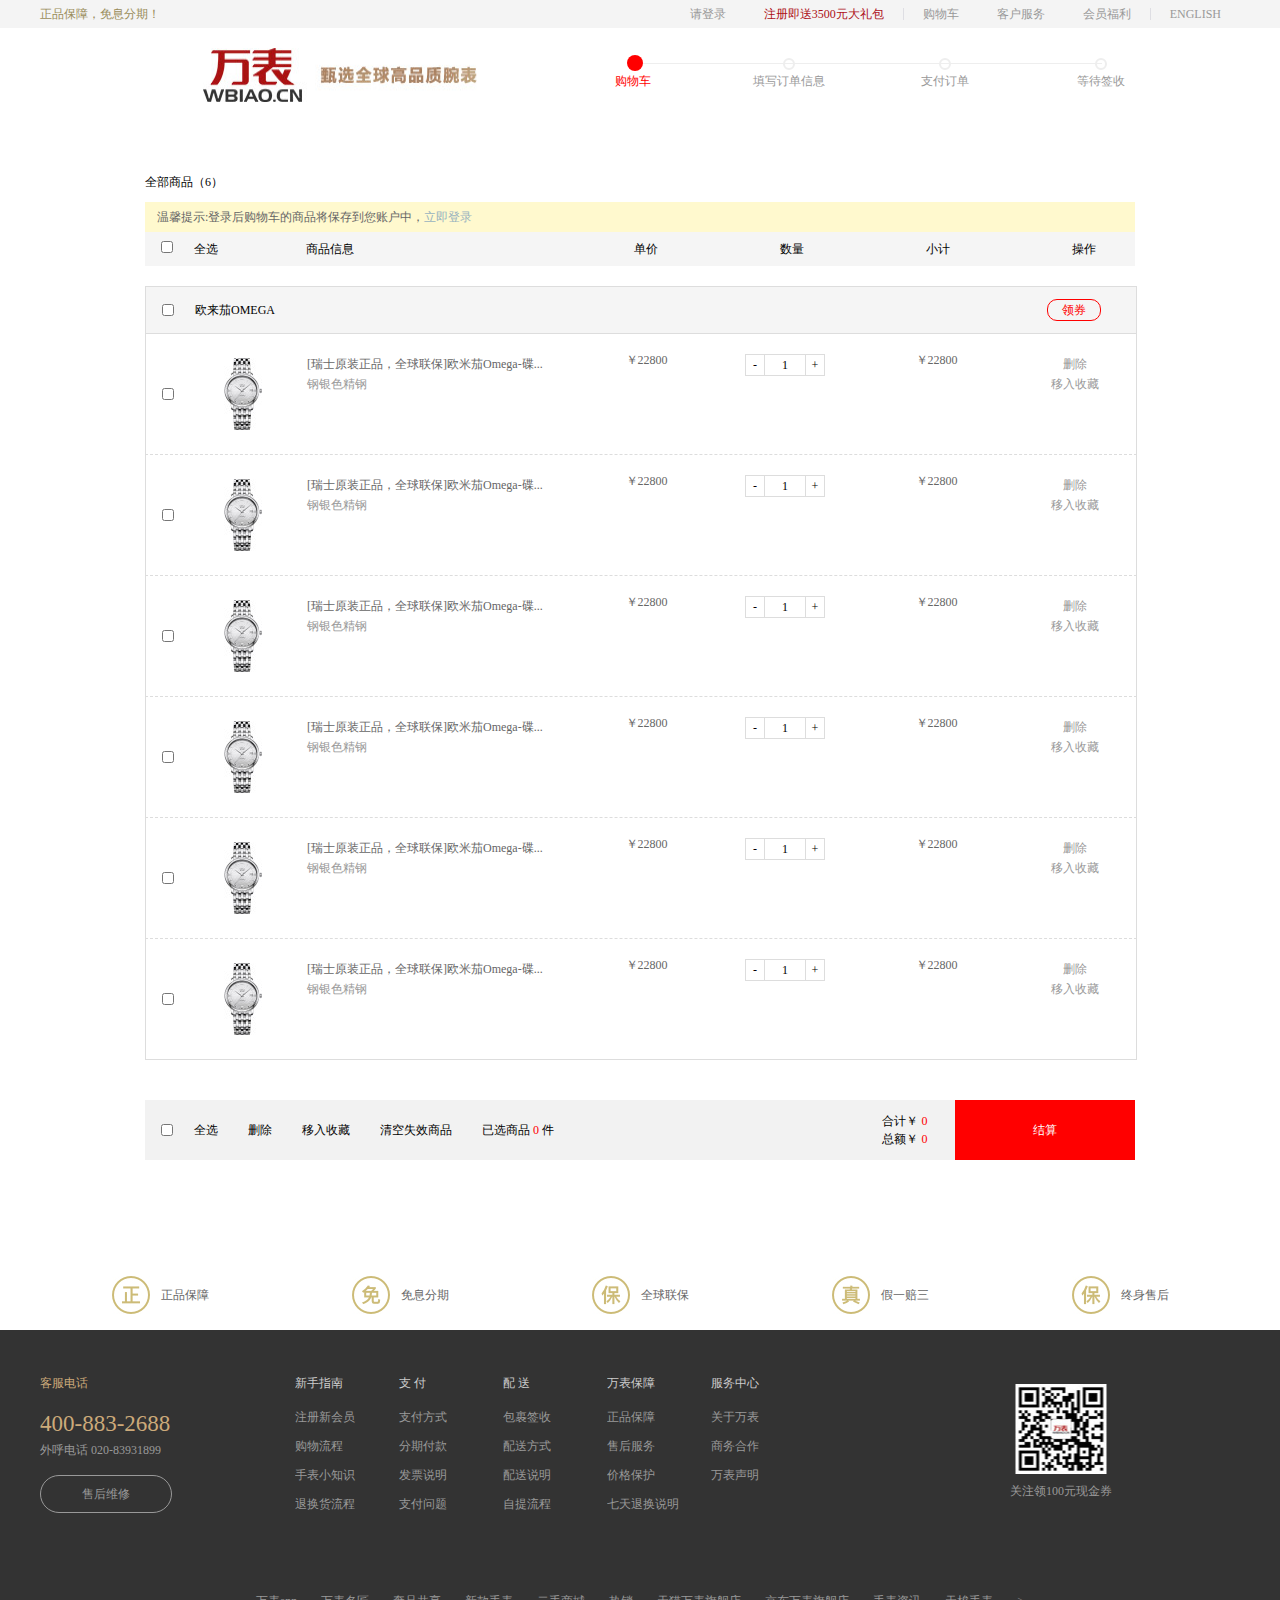
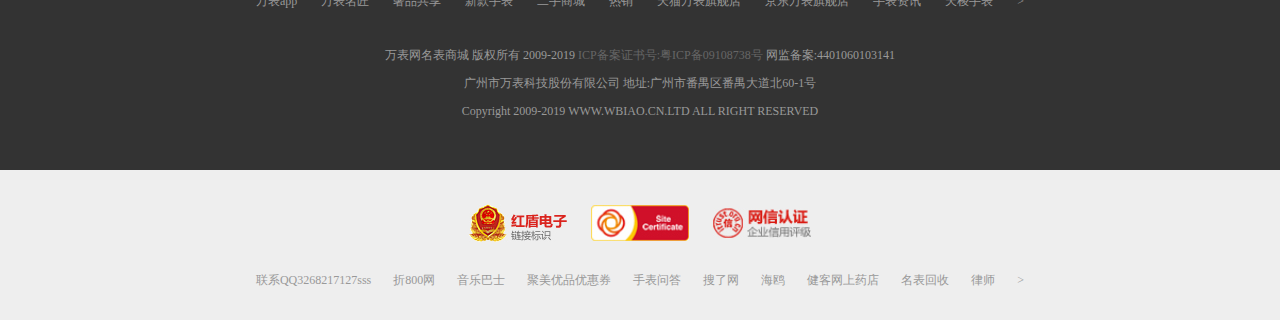
<file: gouwuche.html>
<!DOCTYPE html>
<html>
<title>购物车</title>

<head>
	<meta charset="utf-8">
	<title></title>
	<link rel="stylesheet" type="text/css" href="css/reset.css" />
	<link rel="stylesheet" type="text/css" href="css/headerAndFooter.css" />
	<link rel="stylesheet" type="text/css" href="css/pc_common.css" />
	<link rel="stylesheet" type="text/css" href="css/gouwuche.css" />
</head>

<body>
	<!-- 顶部开始 -->
	<header>
		<div class="top">
			<div class="container">
				<span>正品保障，免息分期！</span>
				<ul>
					<li><a href="login.html" target="_blank">请登录</a></li>
					<li class="sp"><a href="zhuce.html" target="_blank">注册即送3500元大礼包</a></li>
					<li><a href="gouwuche.html">购物车</a></li>
					<li><a href="">客户服务</a></li>
					<li><a href="">会员福利</a></li>
					<li><a href="">ENGLISH</a></li>
				</ul>
			</div>
		</div>
	</header>
	<!-- 顶部结束 -->
	<!-- 头部开始 -->
	<div class="headerxx">
		<div class="headerx">
			<div class="headerx1">
				<a target="_blank" href="index.html"><img src="img/gwc_03.jpg"></a>
			</div>
			<div class="headerx2">
				<p></p>
				<ul>
					<li>购物车</li>
					<li>填写订单信息</li>
					<li>支付订单</li>
					<li>等待签收</li>
				</ul>
				<div class="headerx21">

				</div>
				<div class="headerx22">

				</div>
				<div class="headerx22">

				</div>
				<div class="headerx22">

				</div>
			</div>
		</div>
	</div>
	<!-- 头部结束 -->
	<!-- 主体开始 -->
	<div class="mainx">
		<div class="main">
			<p class="p1">全部商品（6）</p>
			<p class="p2">&nbsp;&nbsp;&nbsp;&nbsp;温馨提示:登录后购物车的商品将保存到您账户中，<span>立即登录</span></p>
			<div class="main1">
				<div class="main11">
					<input type="checkbox" />
				</div>
				<div class="main12">
					<span>全选</span>
					<span>商品信息</span>
					<span>单价</span>
					<span>数量</span>
					<span>小计</span>
					<span>操作</span>
				</div>
			</div>
			<div class="main2">
				<div class="main21">
					<input type="checkbox" />
				</div>
				<div class="main22">
					<span>欧来茄OMEGA</span>
					<div class="main221">
						<p>领券</p>
					</div>
				</div>
			</div>
			<div class="main3">
				<div class="main31">
					<input type="checkbox" />
				</div>
				<div class="main32">
					<a target="_blank" href="details.html"><img src="img/gwc_07.jpg"></a>
				</div>
				<div class="main33">
					<p>[瑞士原装正品，全球联保]欧米茄Omega-碟...</p>
					<p>钢银色精钢</p>
				</div>
				<div class="main34">
					<p>￥22800</p>
				</div>
				<div class="main35">
					<div class="main351">
						<div class="main3511">
							-
						</div>
						<div class="main3512">
							1
						</div>
						<div class="main3513">
							+
						</div>
					</div>
				</div>
				<div class="main36">
					<p>￥22800</p>
				</div>
				<div class="main37">
					<p>删除</p>
					<p>移入收藏</p>
				</div>
			</div>
			<div class="main3">
				<div class="main31">
					<input type="checkbox" />

				</div>
				<div class="main32">
					<a target="_blank" href="details.html"><img src="img/gwc_07.jpg"></a>
				</div>
				<div class="main33">
					<p>[瑞士原装正品，全球联保]欧米茄Omega-碟...</p>
					<p>钢银色精钢</p>
				</div>
				<div class="main34">
					<p>￥22800</p>
				</div>
				<div class="main35">
					<div class="main351">
						<div class="main3511">
							-
						</div>
						<div class="main3512">
							1
						</div>
						<div class="main3513">
							+
						</div>
					</div>
				</div>
				<div class="main36">
					<p>￥22800</p>
				</div>
				<div class="main37">
					<p>删除</p>
					<p>移入收藏</p>
				</div>
			</div>
			<div class="main3">
				<div class="main31">
					<input type="checkbox" />
				</div>
				<div class="main32">
					<a target="_blank" href="details.html"><img src="img/gwc_07.jpg"></a>
				</div>
				<div class="main33">
					<p>[瑞士原装正品，全球联保]欧米茄Omega-碟...</p>
					<p>钢银色精钢</p>
				</div>
				<div class="main34">
					<p>￥22800</p>
				</div>
				<div class="main35">
					<div class="main351">
						<div class="main3511">
							-
						</div>
						<div class="main3512">
							1
						</div>
						<div class="main3513">
							+
						</div>
					</div>
				</div>
				<div class="main36">
					<p>￥22800</p>
				</div>
				<div class="main37">
					<p>删除</p>
					<p>移入收藏</p>
				</div>
			</div>
			<div class="main3">
				<div class="main31">
					<input type="checkbox" />
				</div>
				<div class="main32">
					<a target="_blank" href="details.html"><img src="img/gwc_07.jpg"></a>
				</div>
				<div class="main33">
					<p>[瑞士原装正品，全球联保]欧米茄Omega-碟...</p>
					<p>钢银色精钢</p>
				</div>
				<div class="main34">
					<p>￥22800</p>
				</div>
				<div class="main35">
					<div class="main351">
						<div class="main3511">
							-
						</div>
						<div class="main3512">
							1
						</div>
						<div class="main3513">
							+
						</div>
					</div>
				</div>
				<div class="main36">
					<p>￥22800</p>
				</div>
				<div class="main37">
					<p>删除</p>
					<p>移入收藏</p>
				</div>
			</div>
			<div class="main3">
				<div class="main31">
					<input type="checkbox" />
				</div>
				<div class="main32">
					<a target="_blank" href="details.html"><img src="img/gwc_07.jpg"></a>
				</div>
				<div class="main33">
					<p>[瑞士原装正品，全球联保]欧米茄Omega-碟...</p>
					<p>钢银色精钢</p>
				</div>
				<div class="main34">
					<p>￥22800</p>
				</div>
				<div class="main35">
					<div class="main351">
						<div class="main3511">
							-
						</div>
						<div class="main3512">
							1
						</div>
						<div class="main3513">
							+
						</div>
					</div>
				</div>
				<div class="main36">
					<p>￥22800</p>
				</div>
				<div class="main37">
					<p>删除</p>
					<p>移入收藏</p>
				</div>
			</div>
			<div class="main3">
				<div class="main31">
					<input type="checkbox" />
				</div>
				<div class="main32">
					<a target="_blank" href="details.html"><img src="img/gwc_07.jpg"></a>
				</div>
				<div class="main33">
					<p>[瑞士原装正品，全球联保]欧米茄Omega-碟...</p>
					<p>钢银色精钢</p>
				</div>
				<div class="main34">
					<p>￥22800</p>
				</div>
				<div class="main35">
					<div class="main351">
						<div class="main3511">
							-
						</div>
						<div class="main3512">
							1
						</div>
						<div class="main3513">
							+
						</div>
					</div>
				</div>
				<div class="main36">
					<p>￥22800</p>
				</div>
				<div class="main37">
					<p>删除</p>
					<p>移入收藏</p>
				</div>
			</div>
			<div class="main4">
				<div class="main41">
					<input type="checkbox" />
				</div>
				<div class="main42">
					<span>全选</span>
					<span>删除</span>
					<span>移入收藏</span>
					<span>清空失效商品</span>
					<span>已选商品</span>
					<span>0</span>
					<span>件</span>
				</div>
				<div class="main43">
					<p>合计￥<span>0</span></p>
					<p>总额￥<span>0</span></p>
				</div>
				<div class="main44">
					<p>结算</p>
				</div>
			</div>
		</div>
	</div>
	<!-- 主体结束 -->
	<!-- 尾部开始 -->
	<footer>
		<!--  正品保障 -->
		<div class="top">
			<div class="container">
				<div class="promise"><img src="img/yq_wb_p1.jpg" alt=""><span>正品保障</span></div>
				<div class="promise"><img src="img/yq_wb_p2.jpg" alt=""><span>免息分期</span></div>
				<div class="promise"><img src="img/yq_wb_p3.jpg" alt=""><span>全球联保</span></div>
				<div class="promise"><img src="img/yq_wb_p4.jpg" alt=""><span>假一赔三</span></div>
				<div class="promise"><img src="img/yq_wb_p3.jpg" alt=""><span>终身售后</span></div>
			</div>
		</div>
		<!-- 中间黑色 -->
		<div class="middle">
			<div class="up">
				<div class="container">
					<div class="tel">
						<h4>客服电话</h4>
						<h5>400-883-2688</h5>
						<p>外呼电话 020-83931899</p>
						<div>售后维修</div>
					</div>
					<div class="info">
						<dl>
							<dt>新手指南</dt>
							<dd>注册新会员</dd>
							<dd>购物流程</dd>
							<dd>手表小知识</dd>
							<dd>退换货流程</dd>
						</dl>
						<dl>
							<dt>支 付</dt>
							<dd>支付方式</dd>
							<dd>分期付款</dd>
							<dd>发票说明</dd>
							<dd>支付问题</dd>
						</dl>
						<dl>
							<dt>配 送</dt>
							<dd>包裹签收</dd>
							<dd>配送方式</dd>
							<dd>配送说明</dd>
							<dd>自提流程</dd>
						</dl>
						<dl>
							<dt>万表保障</dt>
							<dd>正品保障</dd>
							<dd>售后服务</dd>
							<dd>价格保护</dd>
							<dd>七天退换说明</dd>
						</dl>
						<dl>
							<dt>服务中心</dt>
							<dd>关于万表</dd>
							<dd>商务合作</dd>
							<dd>万表声明</dd>
						</dl>
					</div>
					<div class="about_us">
						<img src="img/yq_wb_qrcode02.jpg" alt="">
						<p>关注领100元现金券</p>
					</div>
				</div>
			</div>
			<div class="down">
				<ul class="clearfix">
					<li>万表app</li>
					<li>万表名匠</li>
					<li>奢品共享</li>
					<li>新款手表</li>
					<li>二手商城</li>
					<li>热销</li>
					<li>天猫万表旗舰店</li>
					<li>京东万表旗舰店</li>
					<li>手表资讯</li>
					<li>天梭手表</li>
					<li>></li>
				</ul>
				<p>万表网名表商城 版权所有 2009-2019 <b>ICP备案证书号:粤ICP备09108738号</b> 网监备案:4401060103141</p>
				<p>广州市万表科技股份有限公司 地址:广州市番禺区番禺大道北60-1号</p>
				<p>Copyright 2009-2019 WWW.WBIAO.CN.LTD ALL RIGHT RESERVED</p>
			</div>
		</div>
		<!-- 底部 网监 图片 -->
		<div class="bottom">
			<div class="net_police">
				<img src="img/yq_wb_footer01.jpg" alt="">
				<img src="img/yq_wb_footer02.jpg" alt="">
				<img src="img/yq_wb_footer03.jpg" alt="">
			</div>
			<ul>
				<li>联系QQ3268217127sss</li>
				<li>折800网</li>
				<li>音乐巴士</li>
				<li>聚美优品优惠券</li>
				<li>手表问答</li>
				<li>搜了网</li>
				<li>海鸥</li>
				<li>健客网上药店</li>
				<li>名表回收</li>
				<li>律师</li>
				<li>></li>
			</ul>
		</div>
	</footer>
	<!-- 尾部结束 -->
</body>

</html>
</file>
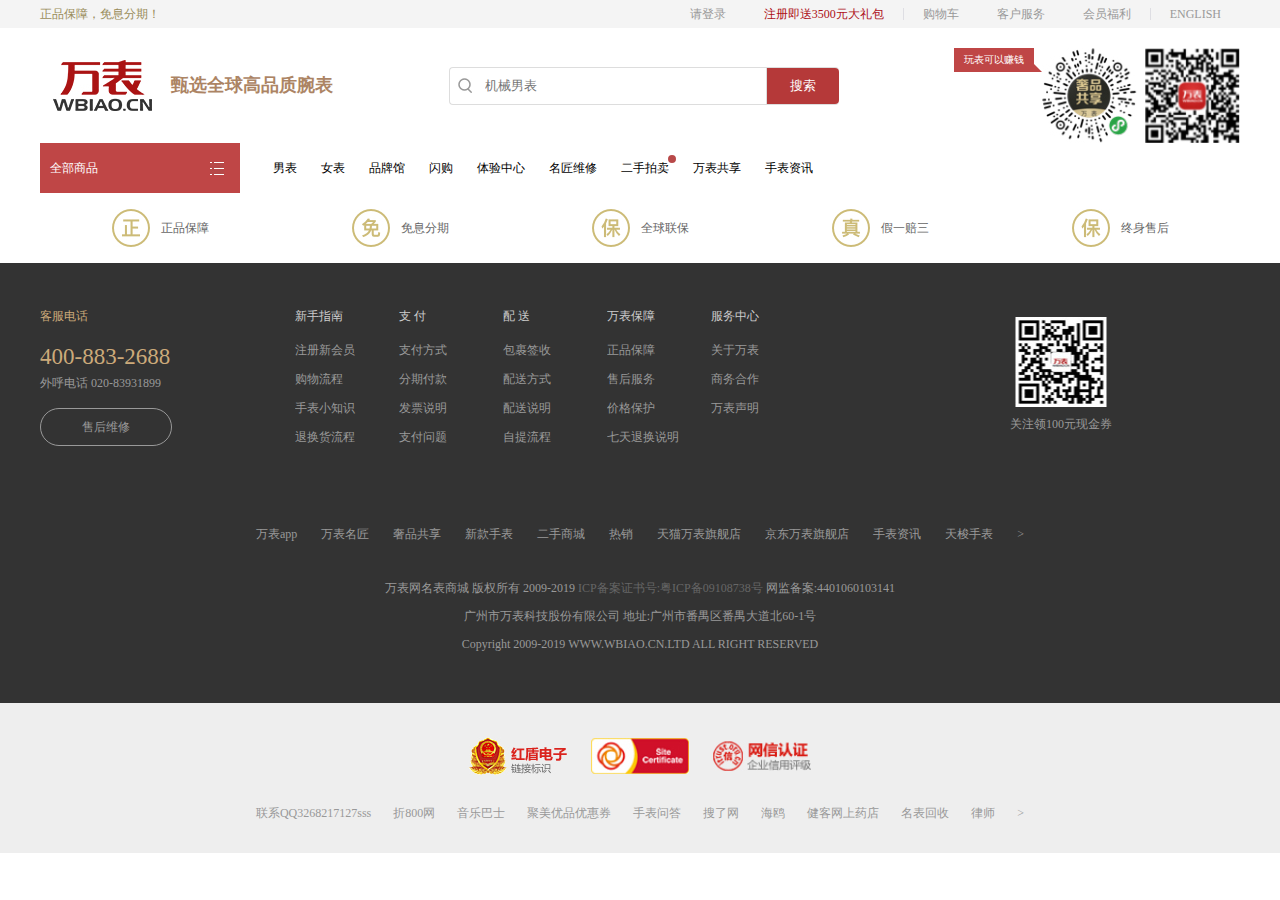
<file: headerAndFooter.html>
<!DOCTYPE html>
<html lang="en">

<head>
    <meta charset="UTF-8">
    <meta name="viewport" content="width=device-width, initial-scale=1.0">
    <link rel="stylesheet" href="css/reset.css">
    <link rel="stylesheet" href="css/headerAndFooter.css">
    <title>万表网</title>
</head>

<body>
    <header>
        <!-- 导航 登录 top -->
        <div class="top">
            <div class="container">
                <span>正品保障，免息分期！</span>
                <ul>
                    <li><a href="login.html" target="_blank">请登录</a></li>
                    <li class="sp"><a href="zhuce.html" target="_blank">注册即送3500元大礼包</a></li>
                    <li><a href="gouwuche.html" target="_blank">购物车</a></li>
                    <li><a href="">客户服务</a></li>
                    <li><a href="">会员福利</a></li>
                    <li><a href="">ENGLISH</a></li>
                </ul>
            </div>
        </div>

        <!-- 导航 中间 搜索 -->
        <div class="container">
            <div class="middle">
                <h1><a href="index.html"><img src="img/yq_wb_logo.jpg" alt=""></a><span>甄选全球高品质腕表</span></h1>
                <div class="search">
                    <img src="img/yq_wb_search.jpg" alt="">
                    <input type="text" name="" id="" placeholder="机械男表">
                    <button>搜索</button>
                </div>
                <div class="qrcode">
                    <div>玩表可以赚钱</div>
                    <img src="img/yq_wb_03.jpg" alt="">
                    <img src="img/yq_wb_qrcode01.jpg" alt="">
                </div>
            </div>


            <!-- 导航 下部 导航栏 -->
            <div class="nav">
                <div class="all_products">
                    <span>全部商品</span>
                    <img src="img/yq_wb_more01.jpg" alt="">
                    <ul>
                        <!-- 加上类名就出现 class="selected" 默认hover效果 -->
                        <li class="nav2-1">
                            <div class="nav2-1-1">
                                <b>奢华品牌 /</b>
                                <span>劳力士</span>
                                <span>欧米伽</span>
                                <span>浪琴</span>
                            </div>

                            <div class="nav3">
                                <h4>品牌</h4>

                                <div class="nav3-item">
                                    <a href="#">
                                        <div class="shadow">江诗丹顿</div>
                                        <img src="img/nav3-2.jpg" alt="">
                                    </a>
                                </div>
                                <div class="nav3-item">
                                    <a href="#">
                                        <div class="shadow">百达翡丽</div>
                                        <img src="img/nav3-1.jpg" alt="">
                                    </a>
                                </div>
                                <div class="nav3-item">
                                    <a href="#">
                                        <div class="shadow">江诗丹顿</div>
                                        <img src="img/nav3-2.jpg" alt="">
                                    </a>
                                </div>
                                <div class="nav3-item">
                                    <a href="#">
                                        <div class="shadow">江诗丹顿</div>
                                        <img src="img/nav3-2.jpg" alt="">
                                    </a>
                                </div>
                                <div class="nav3-item">
                                    <a href="#">
                                        <div class="shadow">百达翡丽</div>
                                        <img src="img/nav3-1.jpg" alt="">
                                    </a>
                                </div>
                                <div class="nav3-item">
                                    <a href="#">
                                        <div class="shadow">江诗丹顿</div>
                                        <img src="img/nav3-2.jpg" alt="">
                                    </a>
                                </div>
                                <div class="nav3-item">
                                    <a href="#">
                                        <div class="shadow">江诗丹顿</div>
                                        <img src="img/nav3-2.jpg" alt="">
                                    </a>
                                </div>
                                <div class="nav3-item">
                                    <a href="#">
                                        <div class="shadow">百达翡丽</div>
                                        <img src="img/nav3-1.jpg" alt="">
                                    </a>
                                </div>
                                <div class="nav3-item">
                                    <a href="#">
                                        <div class="shadow">江诗丹顿</div>
                                        <img src="img/nav3-2.jpg" alt="">
                                    </a>
                                </div>
                                <div class="nav3-item">
                                    <a href="#">
                                        <div class="shadow">百达翡丽</div>
                                        <img src="img/nav3-1.jpg" alt="">
                                    </a>
                                </div>
                                <div class="nav3-item">
                                    <a href="#">
                                        <div class="shadow">江诗丹顿</div>
                                        <img src="img/nav3-2.jpg" alt="">
                                    </a>
                                </div>
                                <div class="nav3-item">
                                    <a href="#">
                                        <div class="shadow">百达翡丽</div>
                                        <img src="img/nav3-1.jpg" alt="">
                                    </a>
                                </div>
                                <div class="nav3-item">
                                    <a href="#">
                                        <div class="shadow">江诗丹顿</div>
                                        <img src="img/nav3-2.jpg" alt="">
                                    </a>
                                </div>
                                <div class="nav3-item">
                                    <a href="#">
                                        <div class="shadow">百达翡丽</div>
                                        <img src="img/nav3-1.jpg" alt="">
                                    </a>
                                </div>
                                <div class="nav3-item">
                                    <a href="#">
                                        <div class="shadow">江诗丹顿</div>
                                        <img src="img/nav3-2.jpg" alt="">
                                    </a>
                                </div>
                                <div class="nav3-item">
                                    <a href="#">
                                        <div class="shadow">百达翡丽</div>
                                        <img src="img/nav3-1.jpg" alt="">
                                    </a>
                                </div>
                                <div class="nav3-item">
                                    <a href="#">
                                        <div class="shadow">江诗丹顿</div>
                                        <img src="img/nav3-2.jpg" alt="">
                                    </a>
                                </div>
                                <div class="nav3-item">
                                    <a href="#">
                                        <div class="shadow">百达翡丽</div>
                                        <img src="img/nav3-1.jpg" alt="">
                                    </a>
                                </div>
                                <div class="nav3-item">
                                    <a href="#">
                                        <div class="shadow">江诗丹顿</div>
                                        <img src="img/nav3-2.jpg" alt="">
                                    </a>
                                </div>
                                <div class="nav3-item">
                                    <a href="#">
                                        <div class="shadow">百达翡丽</div>
                                        <img src="img/nav3-1.jpg" alt="">
                                    </a>
                                </div>
                                <div class="nav3-item">
                                    <a href="#">
                                        <div class="shadow">江诗丹顿</div>
                                        <img src="img/nav3-2.jpg" alt="">
                                    </a>
                                </div>
                            </div>
                        </li>
                        <li class="nav2-1">
                            <div class="nav2-1-1">
                                <b>奢华品牌 /</b>
                                <span>劳力士</span>
                                <span>欧米伽</span>
                                <span>浪琴</span>
                            </div>

                            <div class="nav3">
                                <h4>品牌</h4>

                                <div class="nav3-item">
                                    <a href="#">
                                        <div class="shadow">江诗丹顿</div>
                                        <img src="img/nav3-2.jpg" alt="">
                                    </a>
                                </div>
                                <div class="nav3-item">
                                    <a href="#">
                                        <div class="shadow">百达翡丽</div>
                                        <img src="img/nav3-1.jpg" alt="">
                                    </a>
                                </div>
                                <div class="nav3-item">
                                    <a href="#">
                                        <div class="shadow">江诗丹顿</div>
                                        <img src="img/nav3-2.jpg" alt="">
                                    </a>
                                </div>
                                <div class="nav3-item">
                                    <a href="#">
                                        <div class="shadow">江诗丹顿</div>
                                        <img src="img/nav3-2.jpg" alt="">
                                    </a>
                                </div>
                                <div class="nav3-item">
                                    <a href="#">
                                        <div class="shadow">百达翡丽</div>
                                        <img src="img/nav3-1.jpg" alt="">
                                    </a>
                                </div>
                                <div class="nav3-item">
                                    <a href="#">
                                        <div class="shadow">江诗丹顿</div>
                                        <img src="img/nav3-2.jpg" alt="">
                                    </a>
                                </div>
                                <div class="nav3-item">
                                    <a href="#">
                                        <div class="shadow">江诗丹顿</div>
                                        <img src="img/nav3-2.jpg" alt="">
                                    </a>
                                </div>
                                <div class="nav3-item">
                                    <a href="#">
                                        <div class="shadow">百达翡丽</div>
                                        <img src="img/nav3-1.jpg" alt="">
                                    </a>
                                </div>
                                <div class="nav3-item">
                                    <a href="#">
                                        <div class="shadow">江诗丹顿</div>
                                        <img src="img/nav3-2.jpg" alt="">
                                    </a>
                                </div>
                                <div class="nav3-item">
                                    <a href="#">
                                        <div class="shadow">百达翡丽</div>
                                        <img src="img/nav3-1.jpg" alt="">
                                    </a>
                                </div>
                                <div class="nav3-item">
                                    <a href="#">
                                        <div class="shadow">江诗丹顿</div>
                                        <img src="img/nav3-2.jpg" alt="">
                                    </a>
                                </div>
                                <div class="nav3-item">
                                    <a href="#">
                                        <div class="shadow">百达翡丽</div>
                                        <img src="img/nav3-1.jpg" alt="">
                                    </a>
                                </div>
                                <div class="nav3-item">
                                    <a href="#">
                                        <div class="shadow">江诗丹顿</div>
                                        <img src="img/nav3-2.jpg" alt="">
                                    </a>
                                </div>
                                <div class="nav3-item">
                                    <a href="#">
                                        <div class="shadow">百达翡丽</div>
                                        <img src="img/nav3-1.jpg" alt="">
                                    </a>
                                </div>
                                <div class="nav3-item">
                                    <a href="#">
                                        <div class="shadow">江诗丹顿</div>
                                        <img src="img/nav3-2.jpg" alt="">
                                    </a>
                                </div>
                                <div class="nav3-item">
                                    <a href="#">
                                        <div class="shadow">百达翡丽</div>
                                        <img src="img/nav3-1.jpg" alt="">
                                    </a>
                                </div>
                                <div class="nav3-item">
                                    <a href="#">
                                        <div class="shadow">江诗丹顿</div>
                                        <img src="img/nav3-2.jpg" alt="">
                                    </a>
                                </div>
                                <div class="nav3-item">
                                    <a href="#">
                                        <div class="shadow">百达翡丽</div>
                                        <img src="img/nav3-1.jpg" alt="">
                                    </a>
                                </div>
                                <div class="nav3-item">
                                    <a href="#">
                                        <div class="shadow">江诗丹顿</div>
                                        <img src="img/nav3-2.jpg" alt="">
                                    </a>
                                </div>
                                <div class="nav3-item">
                                    <a href="#">
                                        <div class="shadow">百达翡丽</div>
                                        <img src="img/nav3-1.jpg" alt="">
                                    </a>
                                </div>
                                <div class="nav3-item">
                                    <a href="#">
                                        <div class="shadow">江诗丹顿</div>
                                        <img src="img/nav3-2.jpg" alt="">
                                    </a>
                                </div>
                            </div>
                        </li>
                        <li class="nav2-1">
                            <div class="nav2-1-1">
                                <b>奢华品牌 /</b>
                                <span>劳力士</span>
                                <span>欧米伽</span>
                                <span>浪琴</span>
                            </div>

                            <div class="nav3">
                                <h4>品牌</h4>

                                <div class="nav3-item">
                                    <a href="#">
                                        <div class="shadow">江诗丹顿</div>
                                        <img src="img/nav3-2.jpg" alt="">
                                    </a>
                                </div>
                                <div class="nav3-item">
                                    <a href="#">
                                        <div class="shadow">百达翡丽</div>
                                        <img src="img/nav3-1.jpg" alt="">
                                    </a>
                                </div>
                                <div class="nav3-item">
                                    <a href="#">
                                        <div class="shadow">江诗丹顿</div>
                                        <img src="img/nav3-2.jpg" alt="">
                                    </a>
                                </div>
                                <div class="nav3-item">
                                    <a href="#">
                                        <div class="shadow">江诗丹顿</div>
                                        <img src="img/nav3-2.jpg" alt="">
                                    </a>
                                </div>
                                <div class="nav3-item">
                                    <a href="#">
                                        <div class="shadow">百达翡丽</div>
                                        <img src="img/nav3-1.jpg" alt="">
                                    </a>
                                </div>
                                <div class="nav3-item">
                                    <a href="#">
                                        <div class="shadow">江诗丹顿</div>
                                        <img src="img/nav3-2.jpg" alt="">
                                    </a>
                                </div>
                                <div class="nav3-item">
                                    <a href="#">
                                        <div class="shadow">江诗丹顿</div>
                                        <img src="img/nav3-2.jpg" alt="">
                                    </a>
                                </div>
                                <div class="nav3-item">
                                    <a href="#">
                                        <div class="shadow">百达翡丽</div>
                                        <img src="img/nav3-1.jpg" alt="">
                                    </a>
                                </div>
                                <div class="nav3-item">
                                    <a href="#">
                                        <div class="shadow">江诗丹顿</div>
                                        <img src="img/nav3-2.jpg" alt="">
                                    </a>
                                </div>
                                <div class="nav3-item">
                                    <a href="#">
                                        <div class="shadow">百达翡丽</div>
                                        <img src="img/nav3-1.jpg" alt="">
                                    </a>
                                </div>
                                <div class="nav3-item">
                                    <a href="#">
                                        <div class="shadow">江诗丹顿</div>
                                        <img src="img/nav3-2.jpg" alt="">
                                    </a>
                                </div>
                                <div class="nav3-item">
                                    <a href="#">
                                        <div class="shadow">百达翡丽</div>
                                        <img src="img/nav3-1.jpg" alt="">
                                    </a>
                                </div>
                                <div class="nav3-item">
                                    <a href="#">
                                        <div class="shadow">江诗丹顿</div>
                                        <img src="img/nav3-2.jpg" alt="">
                                    </a>
                                </div>
                                <div class="nav3-item">
                                    <a href="#">
                                        <div class="shadow">百达翡丽</div>
                                        <img src="img/nav3-1.jpg" alt="">
                                    </a>
                                </div>
                                <div class="nav3-item">
                                    <a href="#">
                                        <div class="shadow">江诗丹顿</div>
                                        <img src="img/nav3-2.jpg" alt="">
                                    </a>
                                </div>
                                <div class="nav3-item">
                                    <a href="#">
                                        <div class="shadow">百达翡丽</div>
                                        <img src="img/nav3-1.jpg" alt="">
                                    </a>
                                </div>
                                <div class="nav3-item">
                                    <a href="#">
                                        <div class="shadow">江诗丹顿</div>
                                        <img src="img/nav3-2.jpg" alt="">
                                    </a>
                                </div>
                                <div class="nav3-item">
                                    <a href="#">
                                        <div class="shadow">百达翡丽</div>
                                        <img src="img/nav3-1.jpg" alt="">
                                    </a>
                                </div>
                                <div class="nav3-item">
                                    <a href="#">
                                        <div class="shadow">江诗丹顿</div>
                                        <img src="img/nav3-2.jpg" alt="">
                                    </a>
                                </div>
                                <div class="nav3-item">
                                    <a href="#">
                                        <div class="shadow">百达翡丽</div>
                                        <img src="img/nav3-1.jpg" alt="">
                                    </a>
                                </div>
                                <div class="nav3-item">
                                    <a href="#">
                                        <div class="shadow">江诗丹顿</div>
                                        <img src="img/nav3-2.jpg" alt="">
                                    </a>
                                </div>
                            </div>
                        </li>
                        <li class="nav2-1">
                            <div class="nav2-1-1">
                                <b>奢华品牌 /</b>
                                <span>劳力士</span>
                                <span>欧米伽</span>
                                <span>浪琴</span>
                            </div>

                            <div class="nav3">
                                <h4>品牌</h4>

                                <div class="nav3-item">
                                    <a href="#">
                                        <div class="shadow">江诗丹顿</div>
                                        <img src="img/nav3-2.jpg" alt="">
                                    </a>
                                </div>
                                <div class="nav3-item">
                                    <a href="#">
                                        <div class="shadow">百达翡丽</div>
                                        <img src="img/nav3-1.jpg" alt="">
                                    </a>
                                </div>
                                <div class="nav3-item">
                                    <a href="#">
                                        <div class="shadow">江诗丹顿</div>
                                        <img src="img/nav3-2.jpg" alt="">
                                    </a>
                                </div>
                                <div class="nav3-item">
                                    <a href="#">
                                        <div class="shadow">江诗丹顿</div>
                                        <img src="img/nav3-2.jpg" alt="">
                                    </a>
                                </div>
                                <div class="nav3-item">
                                    <a href="#">
                                        <div class="shadow">百达翡丽</div>
                                        <img src="img/nav3-1.jpg" alt="">
                                    </a>
                                </div>
                                <div class="nav3-item">
                                    <a href="#">
                                        <div class="shadow">江诗丹顿</div>
                                        <img src="img/nav3-2.jpg" alt="">
                                    </a>
                                </div>
                                <div class="nav3-item">
                                    <a href="#">
                                        <div class="shadow">江诗丹顿</div>
                                        <img src="img/nav3-2.jpg" alt="">
                                    </a>
                                </div>
                                <div class="nav3-item">
                                    <a href="#">
                                        <div class="shadow">百达翡丽</div>
                                        <img src="img/nav3-1.jpg" alt="">
                                    </a>
                                </div>
                                <div class="nav3-item">
                                    <a href="#">
                                        <div class="shadow">江诗丹顿</div>
                                        <img src="img/nav3-2.jpg" alt="">
                                    </a>
                                </div>
                                <div class="nav3-item">
                                    <a href="#">
                                        <div class="shadow">百达翡丽</div>
                                        <img src="img/nav3-1.jpg" alt="">
                                    </a>
                                </div>
                                <div class="nav3-item">
                                    <a href="#">
                                        <div class="shadow">江诗丹顿</div>
                                        <img src="img/nav3-2.jpg" alt="">
                                    </a>
                                </div>
                                <div class="nav3-item">
                                    <a href="#">
                                        <div class="shadow">百达翡丽</div>
                                        <img src="img/nav3-1.jpg" alt="">
                                    </a>
                                </div>
                                <div class="nav3-item">
                                    <a href="#">
                                        <div class="shadow">江诗丹顿</div>
                                        <img src="img/nav3-2.jpg" alt="">
                                    </a>
                                </div>
                                <div class="nav3-item">
                                    <a href="#">
                                        <div class="shadow">百达翡丽</div>
                                        <img src="img/nav3-1.jpg" alt="">
                                    </a>
                                </div>
                                <div class="nav3-item">
                                    <a href="#">
                                        <div class="shadow">江诗丹顿</div>
                                        <img src="img/nav3-2.jpg" alt="">
                                    </a>
                                </div>
                                <div class="nav3-item">
                                    <a href="#">
                                        <div class="shadow">百达翡丽</div>
                                        <img src="img/nav3-1.jpg" alt="">
                                    </a>
                                </div>
                                <div class="nav3-item">
                                    <a href="#">
                                        <div class="shadow">江诗丹顿</div>
                                        <img src="img/nav3-2.jpg" alt="">
                                    </a>
                                </div>
                                <div class="nav3-item">
                                    <a href="#">
                                        <div class="shadow">百达翡丽</div>
                                        <img src="img/nav3-1.jpg" alt="">
                                    </a>
                                </div>
                                <div class="nav3-item">
                                    <a href="#">
                                        <div class="shadow">江诗丹顿</div>
                                        <img src="img/nav3-2.jpg" alt="">
                                    </a>
                                </div>
                                <div class="nav3-item">
                                    <a href="#">
                                        <div class="shadow">百达翡丽</div>
                                        <img src="img/nav3-1.jpg" alt="">
                                    </a>
                                </div>
                                <div class="nav3-item">
                                    <a href="#">
                                        <div class="shadow">江诗丹顿</div>
                                        <img src="img/nav3-2.jpg" alt="">
                                    </a>
                                </div>
                            </div>
                        </li>
                        <li class="nav2-1">
                            <div class="nav2-1-1">
                                <b>奢华品牌 /</b>
                                <span>劳力士</span>
                                <span>欧米伽</span>
                                <span>浪琴</span>
                            </div>

                            <div class="nav3">
                                <h4>品牌</h4>

                                <div class="nav3-item">
                                    <a href="#">
                                        <div class="shadow">江诗丹顿</div>
                                        <img src="img/nav3-2.jpg" alt="">
                                    </a>
                                </div>
                                <div class="nav3-item">
                                    <a href="#">
                                        <div class="shadow">百达翡丽</div>
                                        <img src="img/nav3-1.jpg" alt="">
                                    </a>
                                </div>
                                <div class="nav3-item">
                                    <a href="#">
                                        <div class="shadow">江诗丹顿</div>
                                        <img src="img/nav3-2.jpg" alt="">
                                    </a>
                                </div>
                                <div class="nav3-item">
                                    <a href="#">
                                        <div class="shadow">江诗丹顿</div>
                                        <img src="img/nav3-2.jpg" alt="">
                                    </a>
                                </div>
                                <div class="nav3-item">
                                    <a href="#">
                                        <div class="shadow">百达翡丽</div>
                                        <img src="img/nav3-1.jpg" alt="">
                                    </a>
                                </div>
                                <div class="nav3-item">
                                    <a href="#">
                                        <div class="shadow">江诗丹顿</div>
                                        <img src="img/nav3-2.jpg" alt="">
                                    </a>
                                </div>
                                <div class="nav3-item">
                                    <a href="#">
                                        <div class="shadow">江诗丹顿</div>
                                        <img src="img/nav3-2.jpg" alt="">
                                    </a>
                                </div>
                                <div class="nav3-item">
                                    <a href="#">
                                        <div class="shadow">百达翡丽</div>
                                        <img src="img/nav3-1.jpg" alt="">
                                    </a>
                                </div>
                                <div class="nav3-item">
                                    <a href="#">
                                        <div class="shadow">江诗丹顿</div>
                                        <img src="img/nav3-2.jpg" alt="">
                                    </a>
                                </div>
                                <div class="nav3-item">
                                    <a href="#">
                                        <div class="shadow">百达翡丽</div>
                                        <img src="img/nav3-1.jpg" alt="">
                                    </a>
                                </div>
                                <div class="nav3-item">
                                    <a href="#">
                                        <div class="shadow">江诗丹顿</div>
                                        <img src="img/nav3-2.jpg" alt="">
                                    </a>
                                </div>
                                <div class="nav3-item">
                                    <a href="#">
                                        <div class="shadow">百达翡丽</div>
                                        <img src="img/nav3-1.jpg" alt="">
                                    </a>
                                </div>
                                <div class="nav3-item">
                                    <a href="#">
                                        <div class="shadow">江诗丹顿</div>
                                        <img src="img/nav3-2.jpg" alt="">
                                    </a>
                                </div>
                                <div class="nav3-item">
                                    <a href="#">
                                        <div class="shadow">百达翡丽</div>
                                        <img src="img/nav3-1.jpg" alt="">
                                    </a>
                                </div>
                                <div class="nav3-item">
                                    <a href="#">
                                        <div class="shadow">江诗丹顿</div>
                                        <img src="img/nav3-2.jpg" alt="">
                                    </a>
                                </div>
                                <div class="nav3-item">
                                    <a href="#">
                                        <div class="shadow">百达翡丽</div>
                                        <img src="img/nav3-1.jpg" alt="">
                                    </a>
                                </div>
                                <div class="nav3-item">
                                    <a href="#">
                                        <div class="shadow">江诗丹顿</div>
                                        <img src="img/nav3-2.jpg" alt="">
                                    </a>
                                </div>
                                <div class="nav3-item">
                                    <a href="#">
                                        <div class="shadow">百达翡丽</div>
                                        <img src="img/nav3-1.jpg" alt="">
                                    </a>
                                </div>
                                <div class="nav3-item">
                                    <a href="#">
                                        <div class="shadow">江诗丹顿</div>
                                        <img src="img/nav3-2.jpg" alt="">
                                    </a>
                                </div>
                                <div class="nav3-item">
                                    <a href="#">
                                        <div class="shadow">百达翡丽</div>
                                        <img src="img/nav3-1.jpg" alt="">
                                    </a>
                                </div>
                                <div class="nav3-item">
                                    <a href="#">
                                        <div class="shadow">江诗丹顿</div>
                                        <img src="img/nav3-2.jpg" alt="">
                                    </a>
                                </div>
                            </div>
                        </li>
                        <li class="nav2-1">
                            <div class="nav2-1-1">
                                <b>奢华品牌 /</b>
                                <span>劳力士</span>
                                <span>欧米伽</span>
                                <span>浪琴</span>
                            </div>

                            <div class="nav3">
                                <h4>品牌</h4>

                                <div class="nav3-item">
                                    <a href="#">
                                        <div class="shadow">江诗丹顿</div>
                                        <img src="img/nav3-2.jpg" alt="">
                                    </a>
                                </div>
                                <div class="nav3-item">
                                    <a href="#">
                                        <div class="shadow">百达翡丽</div>
                                        <img src="img/nav3-1.jpg" alt="">
                                    </a>
                                </div>
                                <div class="nav3-item">
                                    <a href="#">
                                        <div class="shadow">江诗丹顿</div>
                                        <img src="img/nav3-2.jpg" alt="">
                                    </a>
                                </div>
                                <div class="nav3-item">
                                    <a href="#">
                                        <div class="shadow">江诗丹顿</div>
                                        <img src="img/nav3-2.jpg" alt="">
                                    </a>
                                </div>
                                <div class="nav3-item">
                                    <a href="#">
                                        <div class="shadow">百达翡丽</div>
                                        <img src="img/nav3-1.jpg" alt="">
                                    </a>
                                </div>
                                <div class="nav3-item">
                                    <a href="#">
                                        <div class="shadow">江诗丹顿</div>
                                        <img src="img/nav3-2.jpg" alt="">
                                    </a>
                                </div>
                                <div class="nav3-item">
                                    <a href="#">
                                        <div class="shadow">江诗丹顿</div>
                                        <img src="img/nav3-2.jpg" alt="">
                                    </a>
                                </div>
                                <div class="nav3-item">
                                    <a href="#">
                                        <div class="shadow">百达翡丽</div>
                                        <img src="img/nav3-1.jpg" alt="">
                                    </a>
                                </div>
                                <div class="nav3-item">
                                    <a href="#">
                                        <div class="shadow">江诗丹顿</div>
                                        <img src="img/nav3-2.jpg" alt="">
                                    </a>
                                </div>
                                <div class="nav3-item">
                                    <a href="#">
                                        <div class="shadow">百达翡丽</div>
                                        <img src="img/nav3-1.jpg" alt="">
                                    </a>
                                </div>
                                <div class="nav3-item">
                                    <a href="#">
                                        <div class="shadow">江诗丹顿</div>
                                        <img src="img/nav3-2.jpg" alt="">
                                    </a>
                                </div>
                                <div class="nav3-item">
                                    <a href="#">
                                        <div class="shadow">百达翡丽</div>
                                        <img src="img/nav3-1.jpg" alt="">
                                    </a>
                                </div>
                                <div class="nav3-item">
                                    <a href="#">
                                        <div class="shadow">江诗丹顿</div>
                                        <img src="img/nav3-2.jpg" alt="">
                                    </a>
                                </div>
                                <div class="nav3-item">
                                    <a href="#">
                                        <div class="shadow">百达翡丽</div>
                                        <img src="img/nav3-1.jpg" alt="">
                                    </a>
                                </div>
                                <div class="nav3-item">
                                    <a href="#">
                                        <div class="shadow">江诗丹顿</div>
                                        <img src="img/nav3-2.jpg" alt="">
                                    </a>
                                </div>
                                <div class="nav3-item">
                                    <a href="#">
                                        <div class="shadow">百达翡丽</div>
                                        <img src="img/nav3-1.jpg" alt="">
                                    </a>
                                </div>
                                <div class="nav3-item">
                                    <a href="#">
                                        <div class="shadow">江诗丹顿</div>
                                        <img src="img/nav3-2.jpg" alt="">
                                    </a>
                                </div>
                                <div class="nav3-item">
                                    <a href="#">
                                        <div class="shadow">百达翡丽</div>
                                        <img src="img/nav3-1.jpg" alt="">
                                    </a>
                                </div>
                                <div class="nav3-item">
                                    <a href="#">
                                        <div class="shadow">江诗丹顿</div>
                                        <img src="img/nav3-2.jpg" alt="">
                                    </a>
                                </div>
                                <div class="nav3-item">
                                    <a href="#">
                                        <div class="shadow">百达翡丽</div>
                                        <img src="img/nav3-1.jpg" alt="">
                                    </a>
                                </div>
                                <div class="nav3-item">
                                    <a href="#">
                                        <div class="shadow">江诗丹顿</div>
                                        <img src="img/nav3-2.jpg" alt="">
                                    </a>
                                </div>
                            </div>
                        </li>
                        <li class="nav2-1">
                            <div class="nav2-1-1">
                                <b>奢华品牌 /</b>
                                <span>劳力士</span>
                                <span>欧米伽</span>
                                <span>浪琴</span>
                            </div>

                            <div class="nav3">
                                <h4>品牌</h4>

                                <div class="nav3-item">
                                    <a href="#">
                                        <div class="shadow">江诗丹顿</div>
                                        <img src="img/nav3-2.jpg" alt="">
                                    </a>
                                </div>
                                <div class="nav3-item">
                                    <a href="#">
                                        <div class="shadow">百达翡丽</div>
                                        <img src="img/nav3-1.jpg" alt="">
                                    </a>
                                </div>
                                <div class="nav3-item">
                                    <a href="#">
                                        <div class="shadow">江诗丹顿</div>
                                        <img src="img/nav3-2.jpg" alt="">
                                    </a>
                                </div>
                                <div class="nav3-item">
                                    <a href="#">
                                        <div class="shadow">江诗丹顿</div>
                                        <img src="img/nav3-2.jpg" alt="">
                                    </a>
                                </div>
                                <div class="nav3-item">
                                    <a href="#">
                                        <div class="shadow">百达翡丽</div>
                                        <img src="img/nav3-1.jpg" alt="">
                                    </a>
                                </div>
                                <div class="nav3-item">
                                    <a href="#">
                                        <div class="shadow">江诗丹顿</div>
                                        <img src="img/nav3-2.jpg" alt="">
                                    </a>
                                </div>
                                <div class="nav3-item">
                                    <a href="#">
                                        <div class="shadow">江诗丹顿</div>
                                        <img src="img/nav3-2.jpg" alt="">
                                    </a>
                                </div>
                                <div class="nav3-item">
                                    <a href="#">
                                        <div class="shadow">百达翡丽</div>
                                        <img src="img/nav3-1.jpg" alt="">
                                    </a>
                                </div>
                                <div class="nav3-item">
                                    <a href="#">
                                        <div class="shadow">江诗丹顿</div>
                                        <img src="img/nav3-2.jpg" alt="">
                                    </a>
                                </div>
                                <div class="nav3-item">
                                    <a href="#">
                                        <div class="shadow">百达翡丽</div>
                                        <img src="img/nav3-1.jpg" alt="">
                                    </a>
                                </div>
                                <div class="nav3-item">
                                    <a href="#">
                                        <div class="shadow">江诗丹顿</div>
                                        <img src="img/nav3-2.jpg" alt="">
                                    </a>
                                </div>
                                <div class="nav3-item">
                                    <a href="#">
                                        <div class="shadow">百达翡丽</div>
                                        <img src="img/nav3-1.jpg" alt="">
                                    </a>
                                </div>
                                <div class="nav3-item">
                                    <a href="#">
                                        <div class="shadow">江诗丹顿</div>
                                        <img src="img/nav3-2.jpg" alt="">
                                    </a>
                                </div>
                                <div class="nav3-item">
                                    <a href="#">
                                        <div class="shadow">百达翡丽</div>
                                        <img src="img/nav3-1.jpg" alt="">
                                    </a>
                                </div>
                                <div class="nav3-item">
                                    <a href="#">
                                        <div class="shadow">江诗丹顿</div>
                                        <img src="img/nav3-2.jpg" alt="">
                                    </a>
                                </div>
                                <div class="nav3-item">
                                    <a href="#">
                                        <div class="shadow">百达翡丽</div>
                                        <img src="img/nav3-1.jpg" alt="">
                                    </a>
                                </div>
                                <div class="nav3-item">
                                    <a href="#">
                                        <div class="shadow">江诗丹顿</div>
                                        <img src="img/nav3-2.jpg" alt="">
                                    </a>
                                </div>
                                <div class="nav3-item">
                                    <a href="#">
                                        <div class="shadow">百达翡丽</div>
                                        <img src="img/nav3-1.jpg" alt="">
                                    </a>
                                </div>
                                <div class="nav3-item">
                                    <a href="#">
                                        <div class="shadow">江诗丹顿</div>
                                        <img src="img/nav3-2.jpg" alt="">
                                    </a>
                                </div>
                                <div class="nav3-item">
                                    <a href="#">
                                        <div class="shadow">百达翡丽</div>
                                        <img src="img/nav3-1.jpg" alt="">
                                    </a>
                                </div>
                                <div class="nav3-item">
                                    <a href="#">
                                        <div class="shadow">江诗丹顿</div>
                                        <img src="img/nav3-2.jpg" alt="">
                                    </a>
                                </div>
                            </div>
                        </li>
                        <li class="nav2-1">
                            <div class="nav2-1-1">
                                <b>奢华品牌 /</b>
                                <span>劳力士</span>
                                <span>欧米伽</span>
                                <span>浪琴</span>
                            </div>

                            <div class="nav3">
                                <h4>品牌</h4>

                                <div class="nav3-item">
                                    <a href="#">
                                        <div class="shadow">江诗丹顿</div>
                                        <img src="img/nav3-2.jpg" alt="">
                                    </a>
                                </div>
                                <div class="nav3-item">
                                    <a href="#">
                                        <div class="shadow">百达翡丽</div>
                                        <img src="img/nav3-1.jpg" alt="">
                                    </a>
                                </div>
                                <div class="nav3-item">
                                    <a href="#">
                                        <div class="shadow">江诗丹顿</div>
                                        <img src="img/nav3-2.jpg" alt="">
                                    </a>
                                </div>
                                <div class="nav3-item">
                                    <a href="#">
                                        <div class="shadow">江诗丹顿</div>
                                        <img src="img/nav3-2.jpg" alt="">
                                    </a>
                                </div>
                                <div class="nav3-item">
                                    <a href="#">
                                        <div class="shadow">百达翡丽</div>
                                        <img src="img/nav3-1.jpg" alt="">
                                    </a>
                                </div>
                                <div class="nav3-item">
                                    <a href="#">
                                        <div class="shadow">江诗丹顿</div>
                                        <img src="img/nav3-2.jpg" alt="">
                                    </a>
                                </div>
                                <div class="nav3-item">
                                    <a href="#">
                                        <div class="shadow">江诗丹顿</div>
                                        <img src="img/nav3-2.jpg" alt="">
                                    </a>
                                </div>
                                <div class="nav3-item">
                                    <a href="#">
                                        <div class="shadow">百达翡丽</div>
                                        <img src="img/nav3-1.jpg" alt="">
                                    </a>
                                </div>
                                <div class="nav3-item">
                                    <a href="#">
                                        <div class="shadow">江诗丹顿</div>
                                        <img src="img/nav3-2.jpg" alt="">
                                    </a>
                                </div>
                                <div class="nav3-item">
                                    <a href="#">
                                        <div class="shadow">百达翡丽</div>
                                        <img src="img/nav3-1.jpg" alt="">
                                    </a>
                                </div>
                                <div class="nav3-item">
                                    <a href="#">
                                        <div class="shadow">江诗丹顿</div>
                                        <img src="img/nav3-2.jpg" alt="">
                                    </a>
                                </div>
                                <div class="nav3-item">
                                    <a href="#">
                                        <div class="shadow">百达翡丽</div>
                                        <img src="img/nav3-1.jpg" alt="">
                                    </a>
                                </div>
                                <div class="nav3-item">
                                    <a href="#">
                                        <div class="shadow">江诗丹顿</div>
                                        <img src="img/nav3-2.jpg" alt="">
                                    </a>
                                </div>
                                <div class="nav3-item">
                                    <a href="#">
                                        <div class="shadow">百达翡丽</div>
                                        <img src="img/nav3-1.jpg" alt="">
                                    </a>
                                </div>
                                <div class="nav3-item">
                                    <a href="#">
                                        <div class="shadow">江诗丹顿</div>
                                        <img src="img/nav3-2.jpg" alt="">
                                    </a>
                                </div>
                                <div class="nav3-item">
                                    <a href="#">
                                        <div class="shadow">百达翡丽</div>
                                        <img src="img/nav3-1.jpg" alt="">
                                    </a>
                                </div>
                                <div class="nav3-item">
                                    <a href="#">
                                        <div class="shadow">江诗丹顿</div>
                                        <img src="img/nav3-2.jpg" alt="">
                                    </a>
                                </div>
                                <div class="nav3-item">
                                    <a href="#">
                                        <div class="shadow">百达翡丽</div>
                                        <img src="img/nav3-1.jpg" alt="">
                                    </a>
                                </div>
                                <div class="nav3-item">
                                    <a href="#">
                                        <div class="shadow">江诗丹顿</div>
                                        <img src="img/nav3-2.jpg" alt="">
                                    </a>
                                </div>
                                <div class="nav3-item">
                                    <a href="#">
                                        <div class="shadow">百达翡丽</div>
                                        <img src="img/nav3-1.jpg" alt="">
                                    </a>
                                </div>
                                <div class="nav3-item">
                                    <a href="#">
                                        <div class="shadow">江诗丹顿</div>
                                        <img src="img/nav3-2.jpg" alt="">
                                    </a>
                                </div>
                            </div>
                        </li>
                        <li class="nav2-1">
                            <div class="nav2-1-1">
                                <b>奢华品牌 /</b>
                                <span>劳力士</span>
                                <span>欧米伽</span>
                                <span>浪琴</span>
                            </div>

                            <div class="nav3">
                                <h4>品牌</h4>

                                <div class="nav3-item">
                                    <a href="#">
                                        <div class="shadow">江诗丹顿</div>
                                        <img src="img/nav3-2.jpg" alt="">
                                    </a>
                                </div>
                                <div class="nav3-item">
                                    <a href="#">
                                        <div class="shadow">百达翡丽</div>
                                        <img src="img/nav3-1.jpg" alt="">
                                    </a>
                                </div>
                                <div class="nav3-item">
                                    <a href="#">
                                        <div class="shadow">江诗丹顿</div>
                                        <img src="img/nav3-2.jpg" alt="">
                                    </a>
                                </div>
                                <div class="nav3-item">
                                    <a href="#">
                                        <div class="shadow">江诗丹顿</div>
                                        <img src="img/nav3-2.jpg" alt="">
                                    </a>
                                </div>
                                <div class="nav3-item">
                                    <a href="#">
                                        <div class="shadow">百达翡丽</div>
                                        <img src="img/nav3-1.jpg" alt="">
                                    </a>
                                </div>
                                <div class="nav3-item">
                                    <a href="#">
                                        <div class="shadow">江诗丹顿</div>
                                        <img src="img/nav3-2.jpg" alt="">
                                    </a>
                                </div>
                                <div class="nav3-item">
                                    <a href="#">
                                        <div class="shadow">江诗丹顿</div>
                                        <img src="img/nav3-2.jpg" alt="">
                                    </a>
                                </div>
                                <div class="nav3-item">
                                    <a href="#">
                                        <div class="shadow">百达翡丽</div>
                                        <img src="img/nav3-1.jpg" alt="">
                                    </a>
                                </div>
                                <div class="nav3-item">
                                    <a href="#">
                                        <div class="shadow">江诗丹顿</div>
                                        <img src="img/nav3-2.jpg" alt="">
                                    </a>
                                </div>
                                <div class="nav3-item">
                                    <a href="#">
                                        <div class="shadow">百达翡丽</div>
                                        <img src="img/nav3-1.jpg" alt="">
                                    </a>
                                </div>
                                <div class="nav3-item">
                                    <a href="#">
                                        <div class="shadow">江诗丹顿</div>
                                        <img src="img/nav3-2.jpg" alt="">
                                    </a>
                                </div>
                                <div class="nav3-item">
                                    <a href="#">
                                        <div class="shadow">百达翡丽</div>
                                        <img src="img/nav3-1.jpg" alt="">
                                    </a>
                                </div>
                                <div class="nav3-item">
                                    <a href="#">
                                        <div class="shadow">江诗丹顿</div>
                                        <img src="img/nav3-2.jpg" alt="">
                                    </a>
                                </div>
                                <div class="nav3-item">
                                    <a href="#">
                                        <div class="shadow">百达翡丽</div>
                                        <img src="img/nav3-1.jpg" alt="">
                                    </a>
                                </div>
                                <div class="nav3-item">
                                    <a href="#">
                                        <div class="shadow">江诗丹顿</div>
                                        <img src="img/nav3-2.jpg" alt="">
                                    </a>
                                </div>
                                <div class="nav3-item">
                                    <a href="#">
                                        <div class="shadow">百达翡丽</div>
                                        <img src="img/nav3-1.jpg" alt="">
                                    </a>
                                </div>
                                <div class="nav3-item">
                                    <a href="#">
                                        <div class="shadow">江诗丹顿</div>
                                        <img src="img/nav3-2.jpg" alt="">
                                    </a>
                                </div>
                                <div class="nav3-item">
                                    <a href="#">
                                        <div class="shadow">百达翡丽</div>
                                        <img src="img/nav3-1.jpg" alt="">
                                    </a>
                                </div>
                                <div class="nav3-item">
                                    <a href="#">
                                        <div class="shadow">江诗丹顿</div>
                                        <img src="img/nav3-2.jpg" alt="">
                                    </a>
                                </div>
                                <div class="nav3-item">
                                    <a href="#">
                                        <div class="shadow">百达翡丽</div>
                                        <img src="img/nav3-1.jpg" alt="">
                                    </a>
                                </div>
                                <div class="nav3-item">
                                    <a href="#">
                                        <div class="shadow">江诗丹顿</div>
                                        <img src="img/nav3-2.jpg" alt="">
                                    </a>
                                </div>
                            </div>
                        </li>
                    </ul>
                </div>
                <ul class="nav1">
                    <li><a href="nanbiao.html" target="_blank">男表</a></li>
                    <li><a href="nvbiao.html" target="_blank">女表</a></li>
                    <li><a href="pinpaiguan.html" target="_blank">品牌馆</a></li>
                    <li><a href="shangou.html" target="_blank">闪购</a></li>
                    <li><a href="tiyanzhongxin.html" target="_blank">体验中心</a></li>
                    <li><a href="">名匠维修</a></li>
                    <li><a href="second_hand.html" target="_blank">二手拍卖</a></li>
                    <li><a href="">万表共享</a></li>
                    <li><a href="">手表资讯</a></li>
                </ul>
            </div>
        </div>
    </header>
    <!-- 页脚 -->
    <footer>
        <!--  正品保障 -->
        <div class="top">
            <div class="container">
                <div class="promise"><img src="img/yq_wb_p1.jpg" alt=""><span>正品保障</span></div>
                <div class="promise"><img src="img/yq_wb_p2.jpg" alt=""><span>免息分期</span></div>
                <div class="promise"><img src="img/yq_wb_p3.jpg" alt=""><span>全球联保</span></div>
                <div class="promise"><img src="img/yq_wb_p4.jpg" alt=""><span>假一赔三</span></div>
                <div class="promise"><img src="img/yq_wb_p3.jpg" alt=""><span>终身售后</span></div>
            </div>
        </div>
        <!-- 中间黑色 -->
        <div class="middle">
            <div class="up">
                <div class="container">
                    <div class="tel">
                        <h4>客服电话</h4>
                        <h5>400-883-2688</h5>
                        <p>外呼电话 020-83931899</p>
                        <div>售后维修</div>
                    </div>
                    <div class="info">
                        <dl>
                            <dt>新手指南</dt>
                            <dd>注册新会员</dd>
                            <dd>购物流程</dd>
                            <dd>手表小知识</dd>
                            <dd>退换货流程</dd>
                        </dl>
                        <dl>
                            <dt>支 付</dt>
                            <dd>支付方式</dd>
                            <dd>分期付款</dd>
                            <dd>发票说明</dd>
                            <dd>支付问题</dd>
                        </dl>
                        <dl>
                            <dt>配 送</dt>
                            <dd>包裹签收</dd>
                            <dd>配送方式</dd>
                            <dd>配送说明</dd>
                            <dd>自提流程</dd>
                        </dl>
                        <dl>
                            <dt>万表保障</dt>
                            <dd>正品保障</dd>
                            <dd>售后服务</dd>
                            <dd>价格保护</dd>
                            <dd>七天退换说明</dd>
                        </dl>
                        <dl>
                            <dt>服务中心</dt>
                            <dd>关于万表</dd>
                            <dd>商务合作</dd>
                            <dd>万表声明</dd>
                        </dl>
                    </div>
                    <div class="about_us">
                        <img src="img/yq_wb_qrcode02.jpg" alt="">
                        <p>关注领100元现金券</p>
                    </div>
                </div>
            </div>
            <div class="down">
                <ul class="clearfix">
                    <li>万表app</li>
                    <li>万表名匠</li>
                    <li>奢品共享</li>
                    <li>新款手表</li>
                    <li>二手商城</li>
                    <li>热销</li>
                    <li>天猫万表旗舰店</li>
                    <li>京东万表旗舰店</li>
                    <li>手表资讯</li>
                    <li>天梭手表</li>
                    <li>></li>
                </ul>
                <p>万表网名表商城 版权所有 2009-2019 <b>ICP备案证书号:粤ICP备09108738号</b> 网监备案:4401060103141</p>
                <p>广州市万表科技股份有限公司 地址:广州市番禺区番禺大道北60-1号</p>
                <p>Copyright 2009-2019 WWW.WBIAO.CN.LTD ALL RIGHT RESERVED</p>
            </div>
        </div>
        <!-- 底部 网监 图片 -->
        <div class="bottom">
            <div class="net_police">
                <img src="img/yq_wb_footer01.jpg" alt="">
                <img src="img/yq_wb_footer02.jpg" alt="">
                <img src="img/yq_wb_footer03.jpg" alt="">
            </div>
            <ul>
                <li>联系QQ3268217127sss</li>
                <li>折800网</li>
                <li>音乐巴士</li>
                <li>聚美优品优惠券</li>
                <li>手表问答</li>
                <li>搜了网</li>
                <li>海鸥</li>
                <li>健客网上药店</li>
                <li>名表回收</li>
                <li>律师</li>
                <li>></li>
            </ul>
        </div>
    </footer>
</body>

</html>
</file>
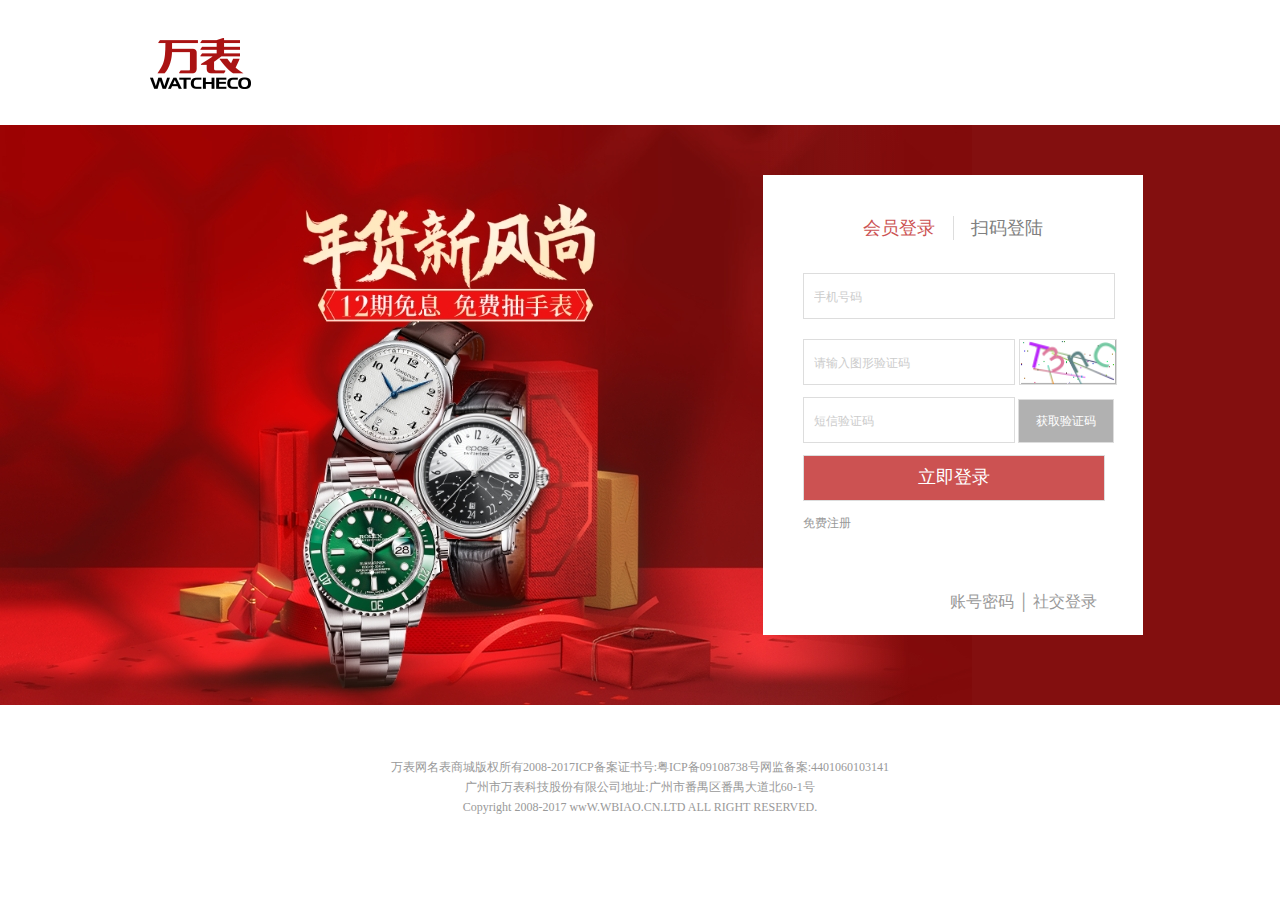
<file: login.html>
<!DOCTYPE html>
<html lang="en">

<head>
    <meta charset="UTF-8">
    <meta name="viewport" content="width=device-width, initial-scale=1.0">
    <title>登录</title>
    <link rel="stylesheet" href="css/reset.css">
    <link rel="stylesheet" href="css/pc_common.css">
    <link rel="stylesheet" href="css/denglu.css">
</head>

<body>
    <div class="container_1">
        <div class="header style_com">
            <a href="index.html">
                <img src="img/logo-icon.png" alt="">
            </a>
        </div>
    </div>

    <div class="container_2">
        <div class="banner style_com">
            <img src="img/wbw (10).jpg" alt="">
            <div class="box">
                <div>
                    <a href="">会员登录</a>
                    <a href="">扫码登陆</a>
                </div>
                <input type="text" placeholder="手机号码">
                <div>
                    <input type="text" placeholder="请输入图形验证码">
                    <img src="img/wbw (4).png" alt="">
                </div>
                <div>
                    <input type="text" placeholder="短信验证码">
                    <input type="submit" value="获取验证码">
                </div>
                <input type="text" placeholder="立即登录">
                <p>免费注册</p>
                <p>账号密码 │ 社交登录</p>
            </div>
        </div>
    </div>

    <div class="container_3">
        <div class="footer style_com">
            <p>万表网名表商城版权所有2008-2017ICP备案证书号:粤ICP备09108738号网监备案:4401060103141</p>
            <p>广州市万表科技股份有限公司地址:广州市番禺区番禺大道北60-1号</p>
            <p>Copyright 2008-2017 wwW.WBIAO.CN.LTD ALL RIGHT RESERVED.</p>
        </div>
    </div>
</body>

</html>
</file>
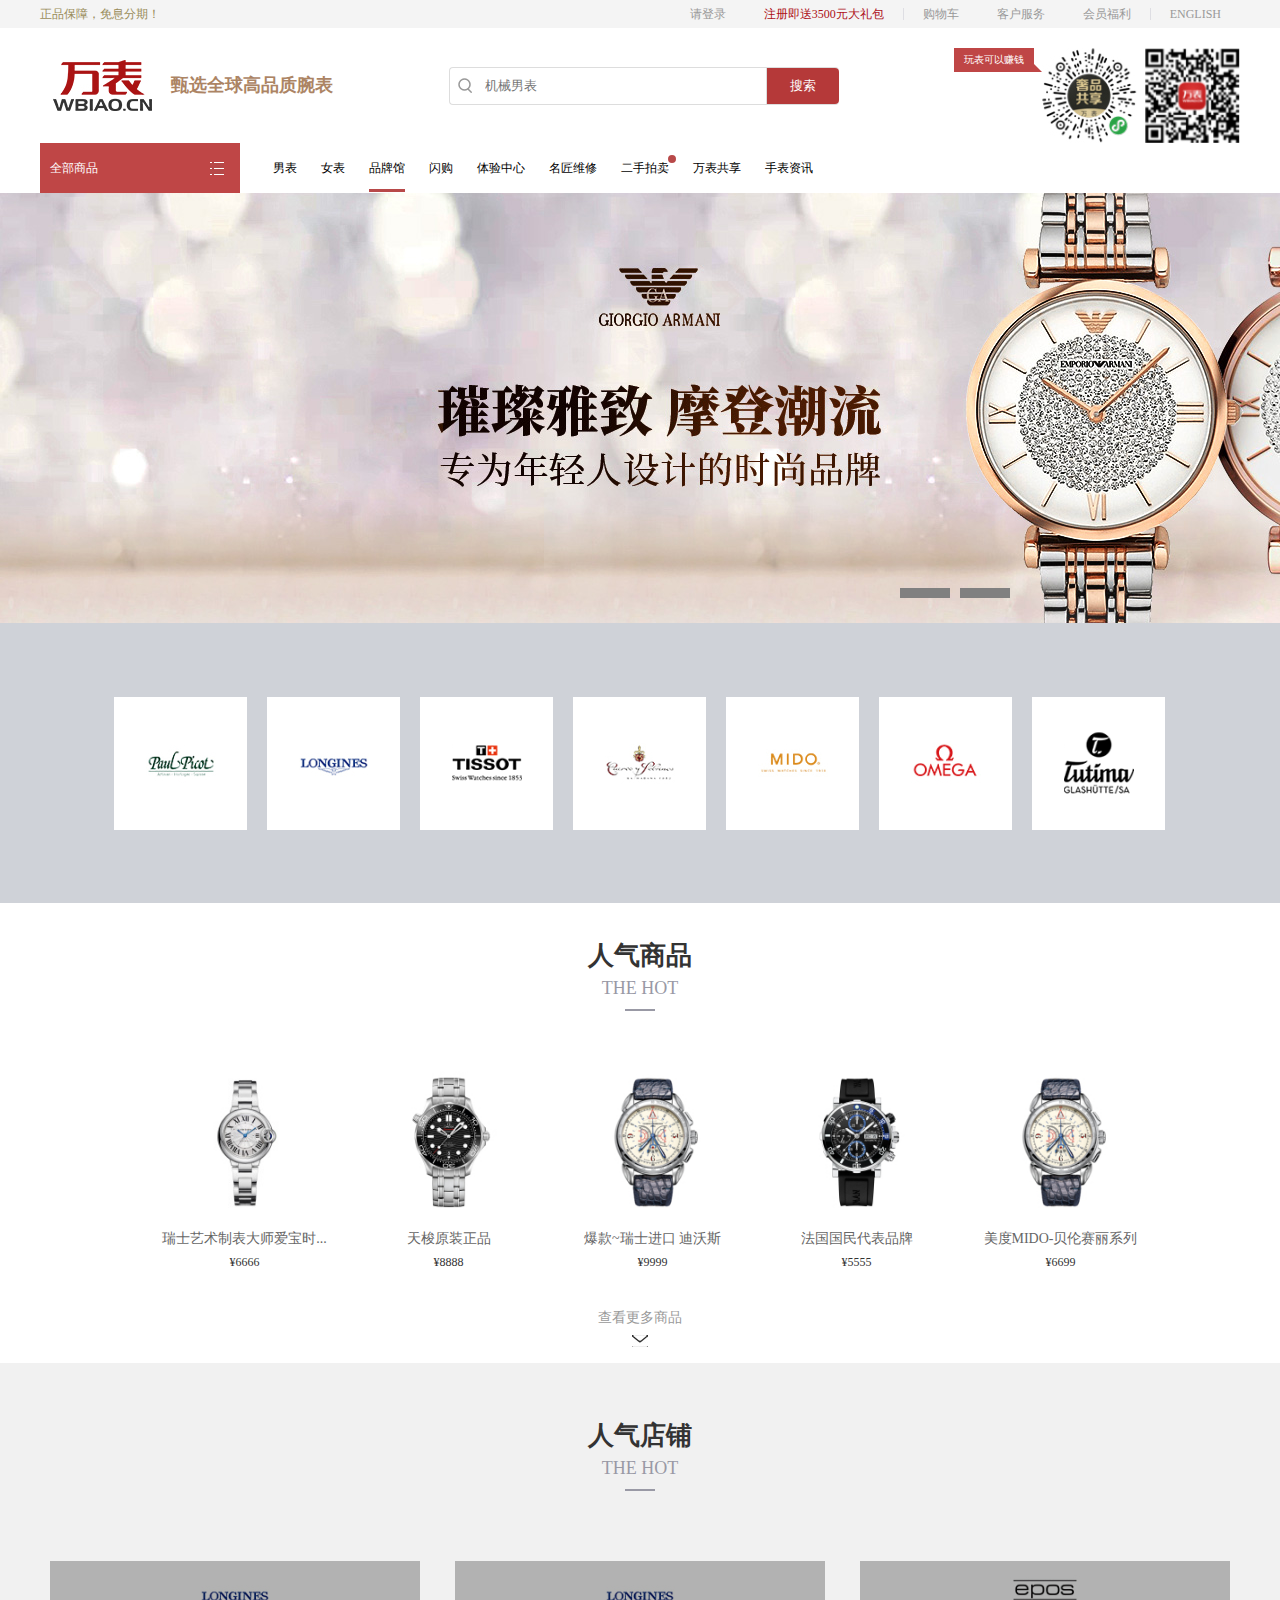
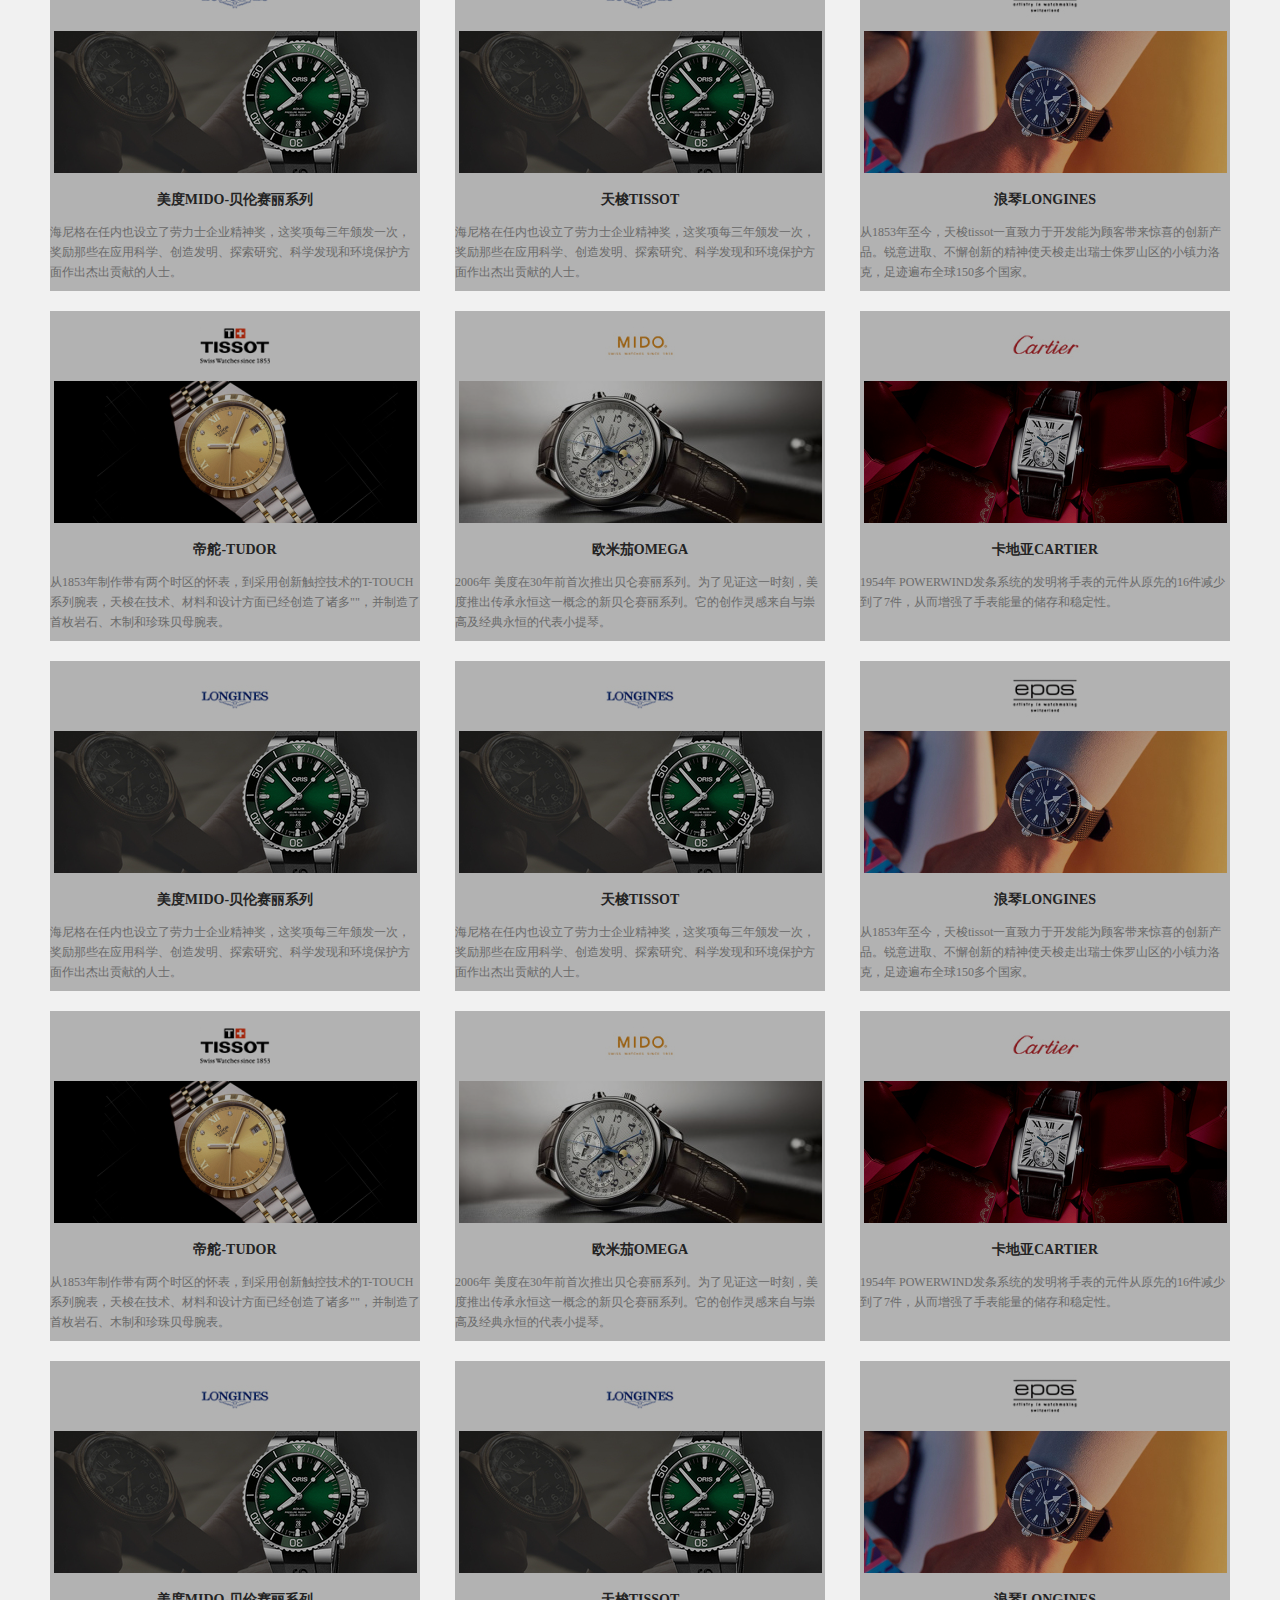
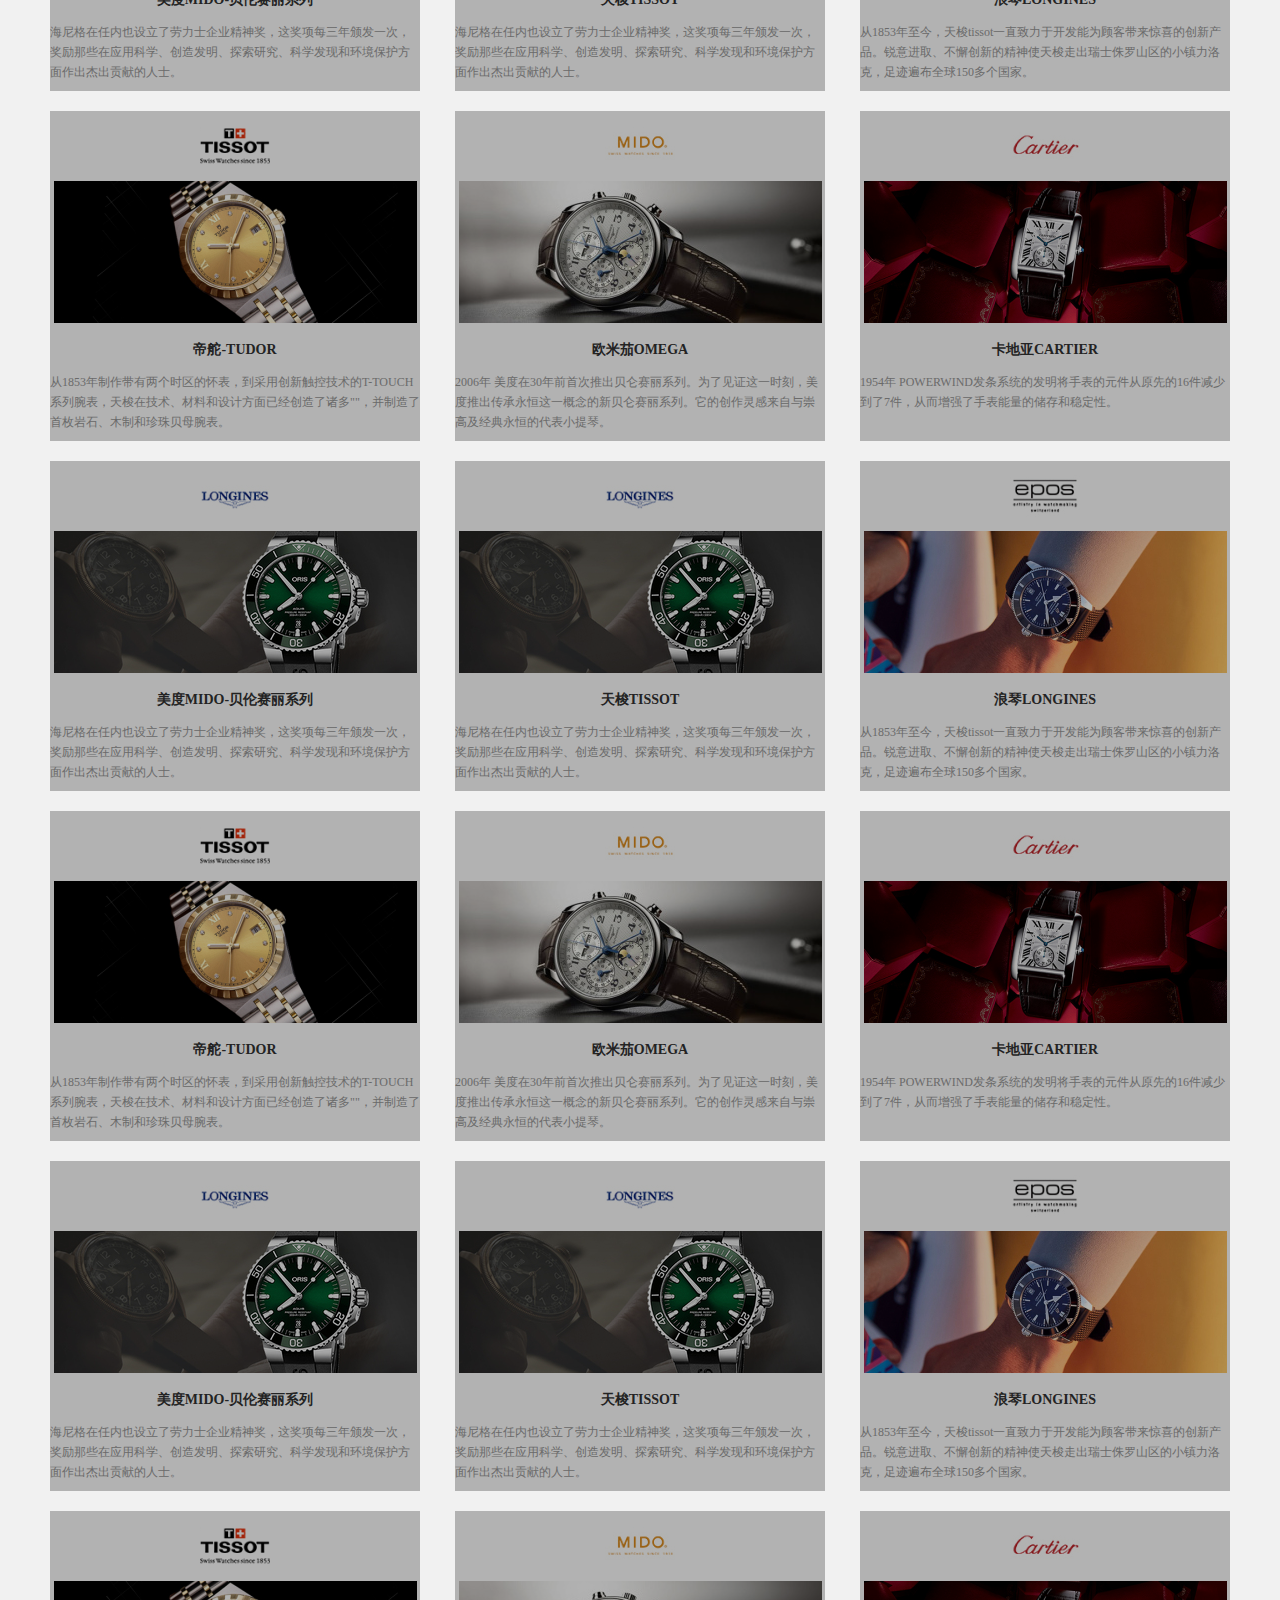
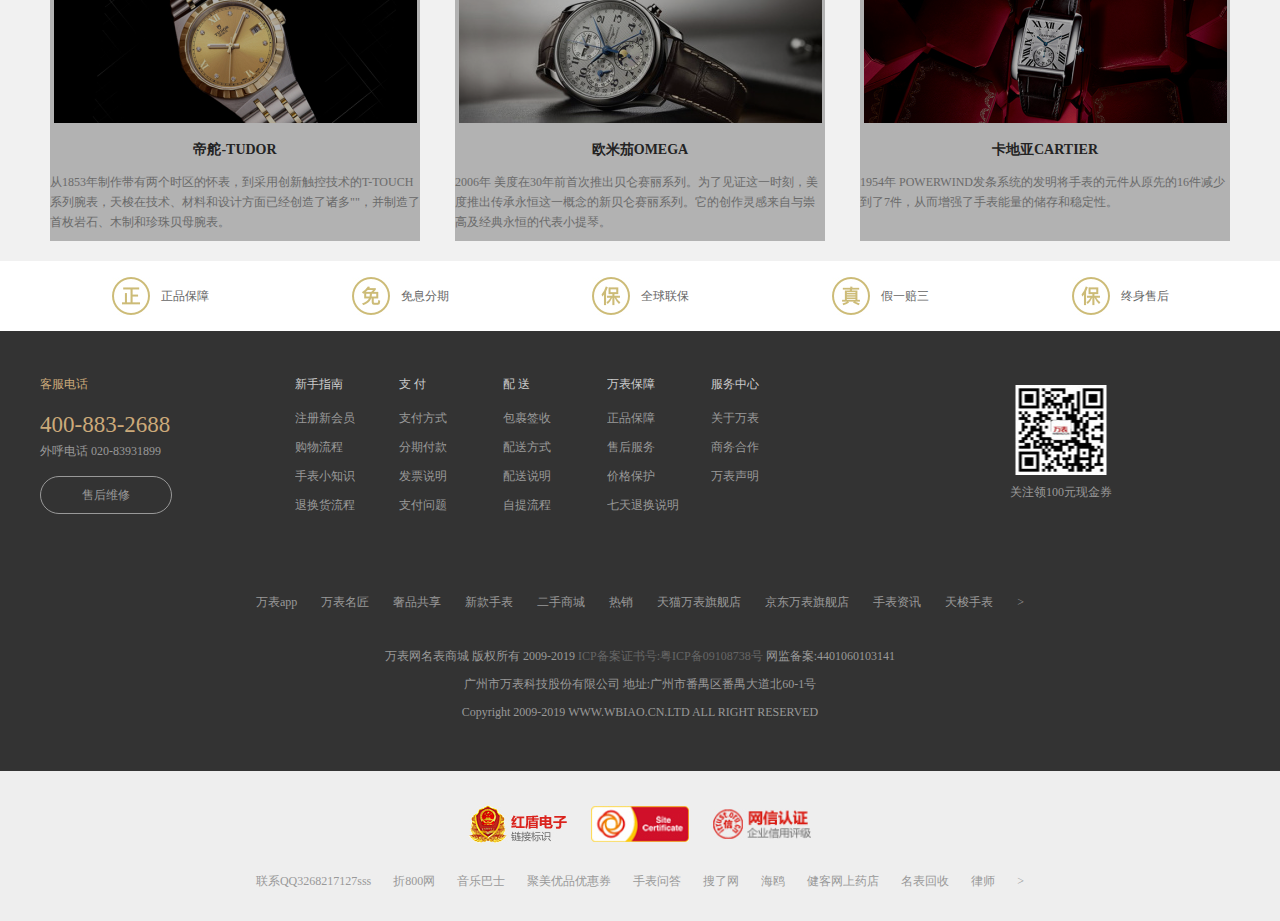
<file: pinpaiguan.html>
<!DOCTYPE html>
<html>
<title>品牌馆</title>

<head>
	<meta charset="utf-8">
	<title></title>
	<link rel="stylesheet" type="text/css" href="css/cz.css" />
	<link rel="stylesheet" type="text/css" href="css/cc.css" />
	<link rel="stylesheet" type="text/css" href="css/headerAndFooter.css" />
	<link rel="stylesheet" type="text/css" href="css/pinpaiguan.css" />
	<script src="javascript:void();"></script><!-- 用js静止动画的加载 -->

</head>

<body>
	<!-- 头部开始 -->
	<header>
		<!-- 导航 登录 top -->
		<div class="top">
			<div class="container">
				<span>正品保障，免息分期！</span>
				<ul>
					<li><a href="login.html" target="_blank">请登录</a></li>
					<li class="sp"><a href="zhuce.html" target="_blank">注册即送3500元大礼包</a></li>
					<li><a href="gouwuche.html" target="_blank">购物车</a></li>
					<li><a href="">客户服务</a></li>
					<li><a href="">会员福利</a></li>
					<li><a href="">ENGLISH</a></li>
				</ul>
			</div>
		</div>

		<!-- 导航 中间 搜索 -->
		<div class="container">
			<div class="middle">
				<h1><a href="index.html"><img src="img/yq_wb_logo.jpg" alt=""></a><span>甄选全球高品质腕表</span></h1>
				<div class="search">
					<img src="img/yq_wb_search.jpg" alt="">
					<input type="text" name="" id="" placeholder="机械男表">
					<button>搜索</button>
				</div>
				<div class="qrcode">
					<div>玩表可以赚钱</div>
					<img src="img/yq_wb_03.jpg" alt="">
					<img src="img/yq_wb_qrcode01.jpg" alt="">
				</div>
			</div>


			<!-- 导航 下部 导航栏 -->
			<div class="nav">
				<div class="all_products">
					<span>全部商品</span>
					<img src="img/yq_wb_more01.jpg" alt="">
					<ul>
						<!-- 加上类名就出现 class="selected" 默认hover效果 -->
						<li class="nav2-1">
							<div class="nav2-1-1">
								<b>奢华品牌 /</b>
								<span>劳力士</span>
								<span>欧米伽</span>
								<span>浪琴</span>
							</div>

							<div class="nav3">
								<h4>品牌</h4>

								<div class="nav3-item">
									<a href="#">
										<div class="shadow">江诗丹顿</div>
										<img src="img/nav3-2.jpg" alt="">
									</a>
								</div>
								<div class="nav3-item">
									<a href="#">
										<div class="shadow">百达翡丽</div>
										<img src="img/nav3-1.jpg" alt="">
									</a>
								</div>
								<div class="nav3-item">
									<a href="#">
										<div class="shadow">江诗丹顿</div>
										<img src="img/nav3-2.jpg" alt="">
									</a>
								</div>
								<div class="nav3-item">
									<a href="#">
										<div class="shadow">江诗丹顿</div>
										<img src="img/nav3-2.jpg" alt="">
									</a>
								</div>
								<div class="nav3-item">
									<a href="#">
										<div class="shadow">百达翡丽</div>
										<img src="img/nav3-1.jpg" alt="">
									</a>
								</div>
								<div class="nav3-item">
									<a href="#">
										<div class="shadow">江诗丹顿</div>
										<img src="img/nav3-2.jpg" alt="">
									</a>
								</div>
								<div class="nav3-item">
									<a href="#">
										<div class="shadow">江诗丹顿</div>
										<img src="img/nav3-2.jpg" alt="">
									</a>
								</div>
								<div class="nav3-item">
									<a href="#">
										<div class="shadow">百达翡丽</div>
										<img src="img/nav3-1.jpg" alt="">
									</a>
								</div>
								<div class="nav3-item">
									<a href="#">
										<div class="shadow">江诗丹顿</div>
										<img src="img/nav3-2.jpg" alt="">
									</a>
								</div>
								<div class="nav3-item">
									<a href="#">
										<div class="shadow">百达翡丽</div>
										<img src="img/nav3-1.jpg" alt="">
									</a>
								</div>
								<div class="nav3-item">
									<a href="#">
										<div class="shadow">江诗丹顿</div>
										<img src="img/nav3-2.jpg" alt="">
									</a>
								</div>
								<div class="nav3-item">
									<a href="#">
										<div class="shadow">百达翡丽</div>
										<img src="img/nav3-1.jpg" alt="">
									</a>
								</div>
								<div class="nav3-item">
									<a href="#">
										<div class="shadow">江诗丹顿</div>
										<img src="img/nav3-2.jpg" alt="">
									</a>
								</div>
								<div class="nav3-item">
									<a href="#">
										<div class="shadow">百达翡丽</div>
										<img src="img/nav3-1.jpg" alt="">
									</a>
								</div>
								<div class="nav3-item">
									<a href="#">
										<div class="shadow">江诗丹顿</div>
										<img src="img/nav3-2.jpg" alt="">
									</a>
								</div>
								<div class="nav3-item">
									<a href="#">
										<div class="shadow">百达翡丽</div>
										<img src="img/nav3-1.jpg" alt="">
									</a>
								</div>
								<div class="nav3-item">
									<a href="#">
										<div class="shadow">江诗丹顿</div>
										<img src="img/nav3-2.jpg" alt="">
									</a>
								</div>
								<div class="nav3-item">
									<a href="#">
										<div class="shadow">百达翡丽</div>
										<img src="img/nav3-1.jpg" alt="">
									</a>
								</div>
								<div class="nav3-item">
									<a href="#">
										<div class="shadow">江诗丹顿</div>
										<img src="img/nav3-2.jpg" alt="">
									</a>
								</div>
								<div class="nav3-item">
									<a href="#">
										<div class="shadow">百达翡丽</div>
										<img src="img/nav3-1.jpg" alt="">
									</a>
								</div>
								<div class="nav3-item">
									<a href="#">
										<div class="shadow">江诗丹顿</div>
										<img src="img/nav3-2.jpg" alt="">
									</a>
								</div>
							</div>
						</li>
						<li class="nav2-1">
							<div class="nav2-1-1">
								<b>奢华品牌 /</b>
								<span>劳力士</span>
								<span>欧米伽</span>
								<span>浪琴</span>
							</div>

							<div class="nav3">
								<h4>品牌</h4>

								<div class="nav3-item">
									<a href="#">
										<div class="shadow">江诗丹顿</div>
										<img src="img/nav3-2.jpg" alt="">
									</a>
								</div>
								<div class="nav3-item">
									<a href="#">
										<div class="shadow">百达翡丽</div>
										<img src="img/nav3-1.jpg" alt="">
									</a>
								</div>
								<div class="nav3-item">
									<a href="#">
										<div class="shadow">江诗丹顿</div>
										<img src="img/nav3-2.jpg" alt="">
									</a>
								</div>
								<div class="nav3-item">
									<a href="#">
										<div class="shadow">江诗丹顿</div>
										<img src="img/nav3-2.jpg" alt="">
									</a>
								</div>
								<div class="nav3-item">
									<a href="#">
										<div class="shadow">百达翡丽</div>
										<img src="img/nav3-1.jpg" alt="">
									</a>
								</div>
								<div class="nav3-item">
									<a href="#">
										<div class="shadow">江诗丹顿</div>
										<img src="img/nav3-2.jpg" alt="">
									</a>
								</div>
								<div class="nav3-item">
									<a href="#">
										<div class="shadow">江诗丹顿</div>
										<img src="img/nav3-2.jpg" alt="">
									</a>
								</div>
								<div class="nav3-item">
									<a href="#">
										<div class="shadow">百达翡丽</div>
										<img src="img/nav3-1.jpg" alt="">
									</a>
								</div>
								<div class="nav3-item">
									<a href="#">
										<div class="shadow">江诗丹顿</div>
										<img src="img/nav3-2.jpg" alt="">
									</a>
								</div>
								<div class="nav3-item">
									<a href="#">
										<div class="shadow">百达翡丽</div>
										<img src="img/nav3-1.jpg" alt="">
									</a>
								</div>
								<div class="nav3-item">
									<a href="#">
										<div class="shadow">江诗丹顿</div>
										<img src="img/nav3-2.jpg" alt="">
									</a>
								</div>
								<div class="nav3-item">
									<a href="#">
										<div class="shadow">百达翡丽</div>
										<img src="img/nav3-1.jpg" alt="">
									</a>
								</div>
								<div class="nav3-item">
									<a href="#">
										<div class="shadow">江诗丹顿</div>
										<img src="img/nav3-2.jpg" alt="">
									</a>
								</div>
								<div class="nav3-item">
									<a href="#">
										<div class="shadow">百达翡丽</div>
										<img src="img/nav3-1.jpg" alt="">
									</a>
								</div>
								<div class="nav3-item">
									<a href="#">
										<div class="shadow">江诗丹顿</div>
										<img src="img/nav3-2.jpg" alt="">
									</a>
								</div>
								<div class="nav3-item">
									<a href="#">
										<div class="shadow">百达翡丽</div>
										<img src="img/nav3-1.jpg" alt="">
									</a>
								</div>
								<div class="nav3-item">
									<a href="#">
										<div class="shadow">江诗丹顿</div>
										<img src="img/nav3-2.jpg" alt="">
									</a>
								</div>
								<div class="nav3-item">
									<a href="#">
										<div class="shadow">百达翡丽</div>
										<img src="img/nav3-1.jpg" alt="">
									</a>
								</div>
								<div class="nav3-item">
									<a href="#">
										<div class="shadow">江诗丹顿</div>
										<img src="img/nav3-2.jpg" alt="">
									</a>
								</div>
								<div class="nav3-item">
									<a href="#">
										<div class="shadow">百达翡丽</div>
										<img src="img/nav3-1.jpg" alt="">
									</a>
								</div>
								<div class="nav3-item">
									<a href="#">
										<div class="shadow">江诗丹顿</div>
										<img src="img/nav3-2.jpg" alt="">
									</a>
								</div>
							</div>
						</li>
						<li class="nav2-1">
							<div class="nav2-1-1">
								<b>奢华品牌 /</b>
								<span>劳力士</span>
								<span>欧米伽</span>
								<span>浪琴</span>
							</div>

							<div class="nav3">
								<h4>品牌</h4>

								<div class="nav3-item">
									<a href="#">
										<div class="shadow">江诗丹顿</div>
										<img src="img/nav3-2.jpg" alt="">
									</a>
								</div>
								<div class="nav3-item">
									<a href="#">
										<div class="shadow">百达翡丽</div>
										<img src="img/nav3-1.jpg" alt="">
									</a>
								</div>
								<div class="nav3-item">
									<a href="#">
										<div class="shadow">江诗丹顿</div>
										<img src="img/nav3-2.jpg" alt="">
									</a>
								</div>
								<div class="nav3-item">
									<a href="#">
										<div class="shadow">江诗丹顿</div>
										<img src="img/nav3-2.jpg" alt="">
									</a>
								</div>
								<div class="nav3-item">
									<a href="#">
										<div class="shadow">百达翡丽</div>
										<img src="img/nav3-1.jpg" alt="">
									</a>
								</div>
								<div class="nav3-item">
									<a href="#">
										<div class="shadow">江诗丹顿</div>
										<img src="img/nav3-2.jpg" alt="">
									</a>
								</div>
								<div class="nav3-item">
									<a href="#">
										<div class="shadow">江诗丹顿</div>
										<img src="img/nav3-2.jpg" alt="">
									</a>
								</div>
								<div class="nav3-item">
									<a href="#">
										<div class="shadow">百达翡丽</div>
										<img src="img/nav3-1.jpg" alt="">
									</a>
								</div>
								<div class="nav3-item">
									<a href="#">
										<div class="shadow">江诗丹顿</div>
										<img src="img/nav3-2.jpg" alt="">
									</a>
								</div>
								<div class="nav3-item">
									<a href="#">
										<div class="shadow">百达翡丽</div>
										<img src="img/nav3-1.jpg" alt="">
									</a>
								</div>
								<div class="nav3-item">
									<a href="#">
										<div class="shadow">江诗丹顿</div>
										<img src="img/nav3-2.jpg" alt="">
									</a>
								</div>
								<div class="nav3-item">
									<a href="#">
										<div class="shadow">百达翡丽</div>
										<img src="img/nav3-1.jpg" alt="">
									</a>
								</div>
								<div class="nav3-item">
									<a href="#">
										<div class="shadow">江诗丹顿</div>
										<img src="img/nav3-2.jpg" alt="">
									</a>
								</div>
								<div class="nav3-item">
									<a href="#">
										<div class="shadow">百达翡丽</div>
										<img src="img/nav3-1.jpg" alt="">
									</a>
								</div>
								<div class="nav3-item">
									<a href="#">
										<div class="shadow">江诗丹顿</div>
										<img src="img/nav3-2.jpg" alt="">
									</a>
								</div>
								<div class="nav3-item">
									<a href="#">
										<div class="shadow">百达翡丽</div>
										<img src="img/nav3-1.jpg" alt="">
									</a>
								</div>
								<div class="nav3-item">
									<a href="#">
										<div class="shadow">江诗丹顿</div>
										<img src="img/nav3-2.jpg" alt="">
									</a>
								</div>
								<div class="nav3-item">
									<a href="#">
										<div class="shadow">百达翡丽</div>
										<img src="img/nav3-1.jpg" alt="">
									</a>
								</div>
								<div class="nav3-item">
									<a href="#">
										<div class="shadow">江诗丹顿</div>
										<img src="img/nav3-2.jpg" alt="">
									</a>
								</div>
								<div class="nav3-item">
									<a href="#">
										<div class="shadow">百达翡丽</div>
										<img src="img/nav3-1.jpg" alt="">
									</a>
								</div>
								<div class="nav3-item">
									<a href="#">
										<div class="shadow">江诗丹顿</div>
										<img src="img/nav3-2.jpg" alt="">
									</a>
								</div>
							</div>
						</li>
						<li class="nav2-1">
							<div class="nav2-1-1">
								<b>奢华品牌 /</b>
								<span>劳力士</span>
								<span>欧米伽</span>
								<span>浪琴</span>
							</div>

							<div class="nav3">
								<h4>品牌</h4>

								<div class="nav3-item">
									<a href="#">
										<div class="shadow">江诗丹顿</div>
										<img src="img/nav3-2.jpg" alt="">
									</a>
								</div>
								<div class="nav3-item">
									<a href="#">
										<div class="shadow">百达翡丽</div>
										<img src="img/nav3-1.jpg" alt="">
									</a>
								</div>
								<div class="nav3-item">
									<a href="#">
										<div class="shadow">江诗丹顿</div>
										<img src="img/nav3-2.jpg" alt="">
									</a>
								</div>
								<div class="nav3-item">
									<a href="#">
										<div class="shadow">江诗丹顿</div>
										<img src="img/nav3-2.jpg" alt="">
									</a>
								</div>
								<div class="nav3-item">
									<a href="#">
										<div class="shadow">百达翡丽</div>
										<img src="img/nav3-1.jpg" alt="">
									</a>
								</div>
								<div class="nav3-item">
									<a href="#">
										<div class="shadow">江诗丹顿</div>
										<img src="img/nav3-2.jpg" alt="">
									</a>
								</div>
								<div class="nav3-item">
									<a href="#">
										<div class="shadow">江诗丹顿</div>
										<img src="img/nav3-2.jpg" alt="">
									</a>
								</div>
								<div class="nav3-item">
									<a href="#">
										<div class="shadow">百达翡丽</div>
										<img src="img/nav3-1.jpg" alt="">
									</a>
								</div>
								<div class="nav3-item">
									<a href="#">
										<div class="shadow">江诗丹顿</div>
										<img src="img/nav3-2.jpg" alt="">
									</a>
								</div>
								<div class="nav3-item">
									<a href="#">
										<div class="shadow">百达翡丽</div>
										<img src="img/nav3-1.jpg" alt="">
									</a>
								</div>
								<div class="nav3-item">
									<a href="#">
										<div class="shadow">江诗丹顿</div>
										<img src="img/nav3-2.jpg" alt="">
									</a>
								</div>
								<div class="nav3-item">
									<a href="#">
										<div class="shadow">百达翡丽</div>
										<img src="img/nav3-1.jpg" alt="">
									</a>
								</div>
								<div class="nav3-item">
									<a href="#">
										<div class="shadow">江诗丹顿</div>
										<img src="img/nav3-2.jpg" alt="">
									</a>
								</div>
								<div class="nav3-item">
									<a href="#">
										<div class="shadow">百达翡丽</div>
										<img src="img/nav3-1.jpg" alt="">
									</a>
								</div>
								<div class="nav3-item">
									<a href="#">
										<div class="shadow">江诗丹顿</div>
										<img src="img/nav3-2.jpg" alt="">
									</a>
								</div>
								<div class="nav3-item">
									<a href="#">
										<div class="shadow">百达翡丽</div>
										<img src="img/nav3-1.jpg" alt="">
									</a>
								</div>
								<div class="nav3-item">
									<a href="#">
										<div class="shadow">江诗丹顿</div>
										<img src="img/nav3-2.jpg" alt="">
									</a>
								</div>
								<div class="nav3-item">
									<a href="#">
										<div class="shadow">百达翡丽</div>
										<img src="img/nav3-1.jpg" alt="">
									</a>
								</div>
								<div class="nav3-item">
									<a href="#">
										<div class="shadow">江诗丹顿</div>
										<img src="img/nav3-2.jpg" alt="">
									</a>
								</div>
								<div class="nav3-item">
									<a href="#">
										<div class="shadow">百达翡丽</div>
										<img src="img/nav3-1.jpg" alt="">
									</a>
								</div>
								<div class="nav3-item">
									<a href="#">
										<div class="shadow">江诗丹顿</div>
										<img src="img/nav3-2.jpg" alt="">
									</a>
								</div>
							</div>
						</li>
						<li class="nav2-1">
							<div class="nav2-1-1">
								<b>奢华品牌 /</b>
								<span>劳力士</span>
								<span>欧米伽</span>
								<span>浪琴</span>
							</div>

							<div class="nav3">
								<h4>品牌</h4>

								<div class="nav3-item">
									<a href="#">
										<div class="shadow">江诗丹顿</div>
										<img src="img/nav3-2.jpg" alt="">
									</a>
								</div>
								<div class="nav3-item">
									<a href="#">
										<div class="shadow">百达翡丽</div>
										<img src="img/nav3-1.jpg" alt="">
									</a>
								</div>
								<div class="nav3-item">
									<a href="#">
										<div class="shadow">江诗丹顿</div>
										<img src="img/nav3-2.jpg" alt="">
									</a>
								</div>
								<div class="nav3-item">
									<a href="#">
										<div class="shadow">江诗丹顿</div>
										<img src="img/nav3-2.jpg" alt="">
									</a>
								</div>
								<div class="nav3-item">
									<a href="#">
										<div class="shadow">百达翡丽</div>
										<img src="img/nav3-1.jpg" alt="">
									</a>
								</div>
								<div class="nav3-item">
									<a href="#">
										<div class="shadow">江诗丹顿</div>
										<img src="img/nav3-2.jpg" alt="">
									</a>
								</div>
								<div class="nav3-item">
									<a href="#">
										<div class="shadow">江诗丹顿</div>
										<img src="img/nav3-2.jpg" alt="">
									</a>
								</div>
								<div class="nav3-item">
									<a href="#">
										<div class="shadow">百达翡丽</div>
										<img src="img/nav3-1.jpg" alt="">
									</a>
								</div>
								<div class="nav3-item">
									<a href="#">
										<div class="shadow">江诗丹顿</div>
										<img src="img/nav3-2.jpg" alt="">
									</a>
								</div>
								<div class="nav3-item">
									<a href="#">
										<div class="shadow">百达翡丽</div>
										<img src="img/nav3-1.jpg" alt="">
									</a>
								</div>
								<div class="nav3-item">
									<a href="#">
										<div class="shadow">江诗丹顿</div>
										<img src="img/nav3-2.jpg" alt="">
									</a>
								</div>
								<div class="nav3-item">
									<a href="#">
										<div class="shadow">百达翡丽</div>
										<img src="img/nav3-1.jpg" alt="">
									</a>
								</div>
								<div class="nav3-item">
									<a href="#">
										<div class="shadow">江诗丹顿</div>
										<img src="img/nav3-2.jpg" alt="">
									</a>
								</div>
								<div class="nav3-item">
									<a href="#">
										<div class="shadow">百达翡丽</div>
										<img src="img/nav3-1.jpg" alt="">
									</a>
								</div>
								<div class="nav3-item">
									<a href="#">
										<div class="shadow">江诗丹顿</div>
										<img src="img/nav3-2.jpg" alt="">
									</a>
								</div>
								<div class="nav3-item">
									<a href="#">
										<div class="shadow">百达翡丽</div>
										<img src="img/nav3-1.jpg" alt="">
									</a>
								</div>
								<div class="nav3-item">
									<a href="#">
										<div class="shadow">江诗丹顿</div>
										<img src="img/nav3-2.jpg" alt="">
									</a>
								</div>
								<div class="nav3-item">
									<a href="#">
										<div class="shadow">百达翡丽</div>
										<img src="img/nav3-1.jpg" alt="">
									</a>
								</div>
								<div class="nav3-item">
									<a href="#">
										<div class="shadow">江诗丹顿</div>
										<img src="img/nav3-2.jpg" alt="">
									</a>
								</div>
								<div class="nav3-item">
									<a href="#">
										<div class="shadow">百达翡丽</div>
										<img src="img/nav3-1.jpg" alt="">
									</a>
								</div>
								<div class="nav3-item">
									<a href="#">
										<div class="shadow">江诗丹顿</div>
										<img src="img/nav3-2.jpg" alt="">
									</a>
								</div>
							</div>
						</li>
						<li class="nav2-1">
							<div class="nav2-1-1">
								<b>奢华品牌 /</b>
								<span>劳力士</span>
								<span>欧米伽</span>
								<span>浪琴</span>
							</div>

							<div class="nav3">
								<h4>品牌</h4>

								<div class="nav3-item">
									<a href="#">
										<div class="shadow">江诗丹顿</div>
										<img src="img/nav3-2.jpg" alt="">
									</a>
								</div>
								<div class="nav3-item">
									<a href="#">
										<div class="shadow">百达翡丽</div>
										<img src="img/nav3-1.jpg" alt="">
									</a>
								</div>
								<div class="nav3-item">
									<a href="#">
										<div class="shadow">江诗丹顿</div>
										<img src="img/nav3-2.jpg" alt="">
									</a>
								</div>
								<div class="nav3-item">
									<a href="#">
										<div class="shadow">江诗丹顿</div>
										<img src="img/nav3-2.jpg" alt="">
									</a>
								</div>
								<div class="nav3-item">
									<a href="#">
										<div class="shadow">百达翡丽</div>
										<img src="img/nav3-1.jpg" alt="">
									</a>
								</div>
								<div class="nav3-item">
									<a href="#">
										<div class="shadow">江诗丹顿</div>
										<img src="img/nav3-2.jpg" alt="">
									</a>
								</div>
								<div class="nav3-item">
									<a href="#">
										<div class="shadow">江诗丹顿</div>
										<img src="img/nav3-2.jpg" alt="">
									</a>
								</div>
								<div class="nav3-item">
									<a href="#">
										<div class="shadow">百达翡丽</div>
										<img src="img/nav3-1.jpg" alt="">
									</a>
								</div>
								<div class="nav3-item">
									<a href="#">
										<div class="shadow">江诗丹顿</div>
										<img src="img/nav3-2.jpg" alt="">
									</a>
								</div>
								<div class="nav3-item">
									<a href="#">
										<div class="shadow">百达翡丽</div>
										<img src="img/nav3-1.jpg" alt="">
									</a>
								</div>
								<div class="nav3-item">
									<a href="#">
										<div class="shadow">江诗丹顿</div>
										<img src="img/nav3-2.jpg" alt="">
									</a>
								</div>
								<div class="nav3-item">
									<a href="#">
										<div class="shadow">百达翡丽</div>
										<img src="img/nav3-1.jpg" alt="">
									</a>
								</div>
								<div class="nav3-item">
									<a href="#">
										<div class="shadow">江诗丹顿</div>
										<img src="img/nav3-2.jpg" alt="">
									</a>
								</div>
								<div class="nav3-item">
									<a href="#">
										<div class="shadow">百达翡丽</div>
										<img src="img/nav3-1.jpg" alt="">
									</a>
								</div>
								<div class="nav3-item">
									<a href="#">
										<div class="shadow">江诗丹顿</div>
										<img src="img/nav3-2.jpg" alt="">
									</a>
								</div>
								<div class="nav3-item">
									<a href="#">
										<div class="shadow">百达翡丽</div>
										<img src="img/nav3-1.jpg" alt="">
									</a>
								</div>
								<div class="nav3-item">
									<a href="#">
										<div class="shadow">江诗丹顿</div>
										<img src="img/nav3-2.jpg" alt="">
									</a>
								</div>
								<div class="nav3-item">
									<a href="#">
										<div class="shadow">百达翡丽</div>
										<img src="img/nav3-1.jpg" alt="">
									</a>
								</div>
								<div class="nav3-item">
									<a href="#">
										<div class="shadow">江诗丹顿</div>
										<img src="img/nav3-2.jpg" alt="">
									</a>
								</div>
								<div class="nav3-item">
									<a href="#">
										<div class="shadow">百达翡丽</div>
										<img src="img/nav3-1.jpg" alt="">
									</a>
								</div>
								<div class="nav3-item">
									<a href="#">
										<div class="shadow">江诗丹顿</div>
										<img src="img/nav3-2.jpg" alt="">
									</a>
								</div>
							</div>
						</li>
						<li class="nav2-1">
							<div class="nav2-1-1">
								<b>奢华品牌 /</b>
								<span>劳力士</span>
								<span>欧米伽</span>
								<span>浪琴</span>
							</div>

							<div class="nav3">
								<h4>品牌</h4>

								<div class="nav3-item">
									<a href="#">
										<div class="shadow">江诗丹顿</div>
										<img src="img/nav3-2.jpg" alt="">
									</a>
								</div>
								<div class="nav3-item">
									<a href="#">
										<div class="shadow">百达翡丽</div>
										<img src="img/nav3-1.jpg" alt="">
									</a>
								</div>
								<div class="nav3-item">
									<a href="#">
										<div class="shadow">江诗丹顿</div>
										<img src="img/nav3-2.jpg" alt="">
									</a>
								</div>
								<div class="nav3-item">
									<a href="#">
										<div class="shadow">江诗丹顿</div>
										<img src="img/nav3-2.jpg" alt="">
									</a>
								</div>
								<div class="nav3-item">
									<a href="#">
										<div class="shadow">百达翡丽</div>
										<img src="img/nav3-1.jpg" alt="">
									</a>
								</div>
								<div class="nav3-item">
									<a href="#">
										<div class="shadow">江诗丹顿</div>
										<img src="img/nav3-2.jpg" alt="">
									</a>
								</div>
								<div class="nav3-item">
									<a href="#">
										<div class="shadow">江诗丹顿</div>
										<img src="img/nav3-2.jpg" alt="">
									</a>
								</div>
								<div class="nav3-item">
									<a href="#">
										<div class="shadow">百达翡丽</div>
										<img src="img/nav3-1.jpg" alt="">
									</a>
								</div>
								<div class="nav3-item">
									<a href="#">
										<div class="shadow">江诗丹顿</div>
										<img src="img/nav3-2.jpg" alt="">
									</a>
								</div>
								<div class="nav3-item">
									<a href="#">
										<div class="shadow">百达翡丽</div>
										<img src="img/nav3-1.jpg" alt="">
									</a>
								</div>
								<div class="nav3-item">
									<a href="#">
										<div class="shadow">江诗丹顿</div>
										<img src="img/nav3-2.jpg" alt="">
									</a>
								</div>
								<div class="nav3-item">
									<a href="#">
										<div class="shadow">百达翡丽</div>
										<img src="img/nav3-1.jpg" alt="">
									</a>
								</div>
								<div class="nav3-item">
									<a href="#">
										<div class="shadow">江诗丹顿</div>
										<img src="img/nav3-2.jpg" alt="">
									</a>
								</div>
								<div class="nav3-item">
									<a href="#">
										<div class="shadow">百达翡丽</div>
										<img src="img/nav3-1.jpg" alt="">
									</a>
								</div>
								<div class="nav3-item">
									<a href="#">
										<div class="shadow">江诗丹顿</div>
										<img src="img/nav3-2.jpg" alt="">
									</a>
								</div>
								<div class="nav3-item">
									<a href="#">
										<div class="shadow">百达翡丽</div>
										<img src="img/nav3-1.jpg" alt="">
									</a>
								</div>
								<div class="nav3-item">
									<a href="#">
										<div class="shadow">江诗丹顿</div>
										<img src="img/nav3-2.jpg" alt="">
									</a>
								</div>
								<div class="nav3-item">
									<a href="#">
										<div class="shadow">百达翡丽</div>
										<img src="img/nav3-1.jpg" alt="">
									</a>
								</div>
								<div class="nav3-item">
									<a href="#">
										<div class="shadow">江诗丹顿</div>
										<img src="img/nav3-2.jpg" alt="">
									</a>
								</div>
								<div class="nav3-item">
									<a href="#">
										<div class="shadow">百达翡丽</div>
										<img src="img/nav3-1.jpg" alt="">
									</a>
								</div>
								<div class="nav3-item">
									<a href="#">
										<div class="shadow">江诗丹顿</div>
										<img src="img/nav3-2.jpg" alt="">
									</a>
								</div>
							</div>
						</li>
						<li class="nav2-1">
							<div class="nav2-1-1">
								<b>奢华品牌 /</b>
								<span>劳力士</span>
								<span>欧米伽</span>
								<span>浪琴</span>
							</div>

							<div class="nav3">
								<h4>品牌</h4>

								<div class="nav3-item">
									<a href="#">
										<div class="shadow">江诗丹顿</div>
										<img src="img/nav3-2.jpg" alt="">
									</a>
								</div>
								<div class="nav3-item">
									<a href="#">
										<div class="shadow">百达翡丽</div>
										<img src="img/nav3-1.jpg" alt="">
									</a>
								</div>
								<div class="nav3-item">
									<a href="#">
										<div class="shadow">江诗丹顿</div>
										<img src="img/nav3-2.jpg" alt="">
									</a>
								</div>
								<div class="nav3-item">
									<a href="#">
										<div class="shadow">江诗丹顿</div>
										<img src="img/nav3-2.jpg" alt="">
									</a>
								</div>
								<div class="nav3-item">
									<a href="#">
										<div class="shadow">百达翡丽</div>
										<img src="img/nav3-1.jpg" alt="">
									</a>
								</div>
								<div class="nav3-item">
									<a href="#">
										<div class="shadow">江诗丹顿</div>
										<img src="img/nav3-2.jpg" alt="">
									</a>
								</div>
								<div class="nav3-item">
									<a href="#">
										<div class="shadow">江诗丹顿</div>
										<img src="img/nav3-2.jpg" alt="">
									</a>
								</div>
								<div class="nav3-item">
									<a href="#">
										<div class="shadow">百达翡丽</div>
										<img src="img/nav3-1.jpg" alt="">
									</a>
								</div>
								<div class="nav3-item">
									<a href="#">
										<div class="shadow">江诗丹顿</div>
										<img src="img/nav3-2.jpg" alt="">
									</a>
								</div>
								<div class="nav3-item">
									<a href="#">
										<div class="shadow">百达翡丽</div>
										<img src="img/nav3-1.jpg" alt="">
									</a>
								</div>
								<div class="nav3-item">
									<a href="#">
										<div class="shadow">江诗丹顿</div>
										<img src="img/nav3-2.jpg" alt="">
									</a>
								</div>
								<div class="nav3-item">
									<a href="#">
										<div class="shadow">百达翡丽</div>
										<img src="img/nav3-1.jpg" alt="">
									</a>
								</div>
								<div class="nav3-item">
									<a href="#">
										<div class="shadow">江诗丹顿</div>
										<img src="img/nav3-2.jpg" alt="">
									</a>
								</div>
								<div class="nav3-item">
									<a href="#">
										<div class="shadow">百达翡丽</div>
										<img src="img/nav3-1.jpg" alt="">
									</a>
								</div>
								<div class="nav3-item">
									<a href="#">
										<div class="shadow">江诗丹顿</div>
										<img src="img/nav3-2.jpg" alt="">
									</a>
								</div>
								<div class="nav3-item">
									<a href="#">
										<div class="shadow">百达翡丽</div>
										<img src="img/nav3-1.jpg" alt="">
									</a>
								</div>
								<div class="nav3-item">
									<a href="#">
										<div class="shadow">江诗丹顿</div>
										<img src="img/nav3-2.jpg" alt="">
									</a>
								</div>
								<div class="nav3-item">
									<a href="#">
										<div class="shadow">百达翡丽</div>
										<img src="img/nav3-1.jpg" alt="">
									</a>
								</div>
								<div class="nav3-item">
									<a href="#">
										<div class="shadow">江诗丹顿</div>
										<img src="img/nav3-2.jpg" alt="">
									</a>
								</div>
								<div class="nav3-item">
									<a href="#">
										<div class="shadow">百达翡丽</div>
										<img src="img/nav3-1.jpg" alt="">
									</a>
								</div>
								<div class="nav3-item">
									<a href="#">
										<div class="shadow">江诗丹顿</div>
										<img src="img/nav3-2.jpg" alt="">
									</a>
								</div>
							</div>
						</li>
						<li class="nav2-1">
							<div class="nav2-1-1">
								<b>奢华品牌 /</b>
								<span>劳力士</span>
								<span>欧米伽</span>
								<span>浪琴</span>
							</div>

							<div class="nav3">
								<h4>品牌</h4>

								<div class="nav3-item">
									<a href="#">
										<div class="shadow">江诗丹顿</div>
										<img src="img/nav3-2.jpg" alt="">
									</a>
								</div>
								<div class="nav3-item">
									<a href="#">
										<div class="shadow">百达翡丽</div>
										<img src="img/nav3-1.jpg" alt="">
									</a>
								</div>
								<div class="nav3-item">
									<a href="#">
										<div class="shadow">江诗丹顿</div>
										<img src="img/nav3-2.jpg" alt="">
									</a>
								</div>
								<div class="nav3-item">
									<a href="#">
										<div class="shadow">江诗丹顿</div>
										<img src="img/nav3-2.jpg" alt="">
									</a>
								</div>
								<div class="nav3-item">
									<a href="#">
										<div class="shadow">百达翡丽</div>
										<img src="img/nav3-1.jpg" alt="">
									</a>
								</div>
								<div class="nav3-item">
									<a href="#">
										<div class="shadow">江诗丹顿</div>
										<img src="img/nav3-2.jpg" alt="">
									</a>
								</div>
								<div class="nav3-item">
									<a href="#">
										<div class="shadow">江诗丹顿</div>
										<img src="img/nav3-2.jpg" alt="">
									</a>
								</div>
								<div class="nav3-item">
									<a href="#">
										<div class="shadow">百达翡丽</div>
										<img src="img/nav3-1.jpg" alt="">
									</a>
								</div>
								<div class="nav3-item">
									<a href="#">
										<div class="shadow">江诗丹顿</div>
										<img src="img/nav3-2.jpg" alt="">
									</a>
								</div>
								<div class="nav3-item">
									<a href="#">
										<div class="shadow">百达翡丽</div>
										<img src="img/nav3-1.jpg" alt="">
									</a>
								</div>
								<div class="nav3-item">
									<a href="#">
										<div class="shadow">江诗丹顿</div>
										<img src="img/nav3-2.jpg" alt="">
									</a>
								</div>
								<div class="nav3-item">
									<a href="#">
										<div class="shadow">百达翡丽</div>
										<img src="img/nav3-1.jpg" alt="">
									</a>
								</div>
								<div class="nav3-item">
									<a href="#">
										<div class="shadow">江诗丹顿</div>
										<img src="img/nav3-2.jpg" alt="">
									</a>
								</div>
								<div class="nav3-item">
									<a href="#">
										<div class="shadow">百达翡丽</div>
										<img src="img/nav3-1.jpg" alt="">
									</a>
								</div>
								<div class="nav3-item">
									<a href="#">
										<div class="shadow">江诗丹顿</div>
										<img src="img/nav3-2.jpg" alt="">
									</a>
								</div>
								<div class="nav3-item">
									<a href="#">
										<div class="shadow">百达翡丽</div>
										<img src="img/nav3-1.jpg" alt="">
									</a>
								</div>
								<div class="nav3-item">
									<a href="#">
										<div class="shadow">江诗丹顿</div>
										<img src="img/nav3-2.jpg" alt="">
									</a>
								</div>
								<div class="nav3-item">
									<a href="#">
										<div class="shadow">百达翡丽</div>
										<img src="img/nav3-1.jpg" alt="">
									</a>
								</div>
								<div class="nav3-item">
									<a href="#">
										<div class="shadow">江诗丹顿</div>
										<img src="img/nav3-2.jpg" alt="">
									</a>
								</div>
								<div class="nav3-item">
									<a href="#">
										<div class="shadow">百达翡丽</div>
										<img src="img/nav3-1.jpg" alt="">
									</a>
								</div>
								<div class="nav3-item">
									<a href="#">
										<div class="shadow">江诗丹顿</div>
										<img src="img/nav3-2.jpg" alt="">
									</a>
								</div>
							</div>
						</li>
					</ul>
				</div>
				<ul class="nav1">
					<li><a href="nanbiao.html" target="_blank">男表</a></li>
					<li><a href="nvbiao.html" target="_blank">女表</a></li>
					<li><a href="pinpaiguan.html" class="selected">品牌馆</a></li>
					<li><a href="shangou.html" target="_blank">闪购</a></li>
					<li><a href="tiyanzhongxin.html" target="_blank">体验中心</a></li>
					<li><a href="">名匠维修</a></li>
					<li><a href="second_hand.html" target="_blank">二手拍卖</a></li>
					<li><a href="">万表共享</a></li>
					<li><a href="">手表资讯</a></li>
				</ul>
			</div>
		</div>
	</header>
	<!-- 头部结束 -->

	<!-- 广告图开始 -->
	<div class="ppgbanner">
		<div class="banner">
			<div class="banner-nav">
				<a href="#div1"></a>
				<a href="#div2"></a>
			</div>
			<div class="banner-content">
				<div>
					<img src="img/banner0.jpg" id="div1">


					<img src="img/banner733.jpg" id="div2">
				</div>
			</div>
		</div>


	</div>
	<!-- 广告图结束

		<!-- 商标开始 -->
	<div class="ppglogo">
		<div class="logo">
			<ul>
				<li><a href="details.html"><img src="img/logo1e9d.jpg">
						<p class="ppgp">万国IWC</p>
					</a>
				</li>
				<li><a href="details.html"><img src="img/logo2.jpg">
						<p class="ppgp">浪琴LONGINES</p>
					</a>
				</li>
				<li><a href="details.html"><img src="img/logo2a7c4c.png">
						<p class="ppgp">欧米茄OMEGA</p>
					</a>
				</li>
				<li><a href="details.html"><img src="img/logoa0fd.jpg">
						<p class="ppgp">德国拓天马</p>
					</a>
				</li>
				<li><a href="details.html"><img src="img/logo8e0c2.jpg">
						<p class="ppgp">卡地亚CARTIER</p>
					</a>
				</li>
				<li><a href="details.html"><img src="img/logoa.jpg">
						<p class="ppgp">瑞士柏高旗舰店</p>
					</a>
				</li>
				<li><a href="details.html"><img src="img/logof8b.png">
						<p class="ppgp">万国IWC</p>
					</a>
				</li>
			</ul>
		</div>
	</div>
	<!-- 商标结束 -->

	<!-- 人气商品开始 -->
	<div class="ppgwatch">
		<div class="watch">
			<h4>人气商品</h4>
			<h5>THE HOT</h5>
			<div class="watch1">
			</div>
			<div class="watch2">
				<ul>
					<li>
						<a href="details.html">
							<img src="img/watches323de2.jpg">
							<p class="p1">瑞士艺术制表大师爱宝时...</p>
							<p class="p2">¥6666</p>
						</a>
					</li>
					<li>
						<a href="details.html">
							<img src="img/watches34c4.jpg">
							<p class="p1">天梭原装正品</p>
							<p class="p2">¥8888</p>
						</a>
					</li>
					<li>
						<a href="details.html">
							<img src="img/watches5c95.jpg">
							<p class="p1">爆款~瑞士进口 迪沃斯</p>
							<p class="p2">¥9999</p>
						</a>
					</li>
					<li>
						<a href="details.html">
							<img src="img/watches7fb.jpg">
							<p class="p1">法国国民代表品牌</p>
							<p class="p2">¥5555</p>
						</a>
					</li>
					<li>
						<a href="details.html">
							<img src="./img/watches5c95.jpg">
							<p class="p1">美度MIDO-贝伦赛丽系列</p>
							<p class="p2">¥6699</p>
						</a>
					</li>
				</ul>

			</div>
			<div class="watch-button">
				<p>查看更多商品</p>
				<div class="watch-button-sjx">
					<img src="img/cfkj_03.jpg">
				</div>
			</div>
			<div class="ppgwatch-hid">
				<ul>
					<li>
						<a href="details.html">
							<img src="img/watches323de2.jpg">
							<p class="p1">瑞士艺术制表大师爱宝时...</p>
							<p class="p2">¥6666</p>
						</a>
					</li>
					<li>
						<a href="details.html">
							<img src="img/watches34c4.jpg">
							<p class="p1">天梭原装正品</p>
							<p class="p2">¥8888</p>
						</a>
					</li>
					<li>
						<a href="details.html">
							<img src="img/watches5c95.jpg">
							<p class="p1">爆款~瑞士进口 迪沃斯</p>
							<p class="p2">¥9999</p>
						</a>
					</li>
					<li>
						<a href="details.html">
							<img src="img/watches7fb.jpg">
							<p class="p1">法国国民代表品牌</p>
							<p class="p2">¥5555</p>
						</a>
					</li>
					<li>
						<a href="details.html">
							<img src="./img/watches5c95.jpg">
							<p class="p1">美度MIDO-贝伦赛丽系列</p>
							<p class="p2">¥6699</p>
						</a>
					</li>
				</ul>
			</div>
		</div>
	</div>
	<!-- 人气商品结束 -->

	<!-- 人气店铺开始 -->
	<div class="ppghot">
		<div class="hot">
			<h4>人气店铺</h4>
			<h5>THE HOT</h5>
			<div class="hot1">
			</div>
			<div class="hot-down">
				<ul>
					<li>
						<a href="details.html">
							<img src="img/logo2.jpg">
							<img src="img/heng0b74.jpg">
							<h4>美度MIDO-贝伦赛丽系列</h4>
							<p>海尼格在任内也设立了劳力士企业精神奖，这奖项每三年颁发一次，奖励那些在应用科学、创造发明、探索研究、科学发现和环境保护方面作出杰出贡献的人士。</p>
						</a>
						<div class="shadow">

						</div>
					</li>
					<li>
						<a href="details.html">
							<img src="img/logo2.jpg">
							<img src="img/heng0b74.jpg">
							<h4>天梭TISSOT</h4>
							<p>海尼格在任内也设立了劳力士企业精神奖，这奖项每三年颁发一次，奖励那些在应用科学、创造发明、探索研究、科学发现和环境保护方面作出杰出贡献的人士。</p>
						</a>
						<div class="shadow">

						</div>
					</li>
					<li>
						<a href="details.html">
							<img src="img/logo3.jpg">
							<img src="img/heng2d1ca.jpg">
							<h4>浪琴LONGINES</h4>
							<p>从1853年至今，天梭tissot一直致力于开发能为顾客带来惊喜的创新产品。锐意进取、不懈创新的精神使天梭走出瑞士侏罗山区的小镇力洛克，足迹遍布全球150多个国家。</p>
						</a>
						<div class="shadow">

						</div>
					</li>
					<li>
						<a href="details.html">
							<img src="img/logo2a7c4c.png">
							<img src="img/heng3157f.jpg">
							<h4>帝舵-TUDOR</h4>
							<p>从1853年制作带有两个时区的怀表，到采用创新触控技术的T-TOUCH系列腕表，天梭在技术、材料和设计方面已经创造了诸多""，并制造了首枚岩石、木制和珍珠贝母腕表。</p>
						</a>
						<div class="shadow">

						</div>
					</li>
					<li>
						<a href="details.html">
							<img src="img/logo8e0c2.jpg">
							<img src="img/heng47a78.jpg">
							<h4>欧米茄OMEGA</h4>
							<p>2006年 美度在30年前首次推出贝仑赛丽系列。为了见证这一时刻，美度推出传承永恒这一概念的新贝仑赛丽系列。它的创作灵感来自与崇高及经典永恒的代表小提琴。</p>
						</a>
						<div class="shadow">

						</div>
					</li>
					<li>
						<a href="details.html">
							<img src="img/logo69.jpg">
							<img src="img/heng553b.jpg">
							<h4>卡地亚CARTIER</h4>
							<p>1954年 POWERWIND发条系统的发明将手表的元件从原先的16件减少到了7件，从而增强了手表能量的储存和稳定性。</p>
						</a>
						<div class="shadow">

						</div>
					</li>
					<li>
						<a href="details.html">
							<img src="img/logo2.jpg">
							<img src="img/heng0b74.jpg">
							<h4>美度MIDO-贝伦赛丽系列</h4>
							<p>海尼格在任内也设立了劳力士企业精神奖，这奖项每三年颁发一次，奖励那些在应用科学、创造发明、探索研究、科学发现和环境保护方面作出杰出贡献的人士。</p>
						</a>
						<div class="shadow">

						</div>
					</li>
					<li>
						<a href="details.html">
							<img src="img/logo2.jpg">
							<img src="img/heng0b74.jpg">
							<h4>天梭TISSOT</h4>
							<p>海尼格在任内也设立了劳力士企业精神奖，这奖项每三年颁发一次，奖励那些在应用科学、创造发明、探索研究、科学发现和环境保护方面作出杰出贡献的人士。</p>
						</a>
						<div class="shadow">

						</div>
					</li>
					<li>
						<a href="details.html">
							<img src="img/logo3.jpg">
							<img src="img/heng2d1ca.jpg">
							<h4>浪琴LONGINES</h4>
							<p>从1853年至今，天梭tissot一直致力于开发能为顾客带来惊喜的创新产品。锐意进取、不懈创新的精神使天梭走出瑞士侏罗山区的小镇力洛克，足迹遍布全球150多个国家。</p>
						</a>
						<div class="shadow">

						</div>
					</li>
					<li>
						<a href="details.html">
							<img src="img/logo2a7c4c.png">
							<img src="img/heng3157f.jpg">
							<h4>帝舵-TUDOR</h4>
							<p>从1853年制作带有两个时区的怀表，到采用创新触控技术的T-TOUCH系列腕表，天梭在技术、材料和设计方面已经创造了诸多""，并制造了首枚岩石、木制和珍珠贝母腕表。</p>
						</a>
						<div class="shadow">

						</div>
					</li>
					<li>
						<a href="details.html">
							<img src="img/logo8e0c2.jpg">
							<img src="img/heng47a78.jpg">
							<h4>欧米茄OMEGA</h4>
							<p>2006年 美度在30年前首次推出贝仑赛丽系列。为了见证这一时刻，美度推出传承永恒这一概念的新贝仑赛丽系列。它的创作灵感来自与崇高及经典永恒的代表小提琴。</p>
						</a>
						<div class="shadow">

						</div>
					</li>
					<li>
						<a href="details.html">
							<img src="img/logo69.jpg">
							<img src="img/heng553b.jpg">
							<h4>卡地亚CARTIER</h4>
							<p>1954年 POWERWIND发条系统的发明将手表的元件从原先的16件减少到了7件，从而增强了手表能量的储存和稳定性。</p>
						</a>
						<div class="shadow">

						</div>
					</li>
					<li>
						<a href="details.html">
							<img src="img/logo2.jpg">
							<img src="img/heng0b74.jpg">
							<h4>美度MIDO-贝伦赛丽系列</h4>
							<p>海尼格在任内也设立了劳力士企业精神奖，这奖项每三年颁发一次，奖励那些在应用科学、创造发明、探索研究、科学发现和环境保护方面作出杰出贡献的人士。</p>
						</a>
						<div class="shadow">

						</div>
					</li>
					<li>
						<a href="details.html">
							<img src="img/logo2.jpg">
							<img src="img/heng0b74.jpg">
							<h4>天梭TISSOT</h4>
							<p>海尼格在任内也设立了劳力士企业精神奖，这奖项每三年颁发一次，奖励那些在应用科学、创造发明、探索研究、科学发现和环境保护方面作出杰出贡献的人士。</p>
						</a>
						<div class="shadow">

						</div>
					</li>
					<li>
						<a href="details.html">
							<img src="img/logo3.jpg">
							<img src="img/heng2d1ca.jpg">
							<h4>浪琴LONGINES</h4>
							<p>从1853年至今，天梭tissot一直致力于开发能为顾客带来惊喜的创新产品。锐意进取、不懈创新的精神使天梭走出瑞士侏罗山区的小镇力洛克，足迹遍布全球150多个国家。</p>
						</a>
						<div class="shadow">

						</div>
					</li>
					<li>
						<a href="details.html">
							<img src="img/logo2a7c4c.png">
							<img src="img/heng3157f.jpg">
							<h4>帝舵-TUDOR</h4>
							<p>从1853年制作带有两个时区的怀表，到采用创新触控技术的T-TOUCH系列腕表，天梭在技术、材料和设计方面已经创造了诸多""，并制造了首枚岩石、木制和珍珠贝母腕表。</p>
						</a>
						<div class="shadow">

						</div>
					</li>
					<li>
						<a href="details.html">
							<img src="img/logo8e0c2.jpg">
							<img src="img/heng47a78.jpg">
							<h4>欧米茄OMEGA</h4>
							<p>2006年 美度在30年前首次推出贝仑赛丽系列。为了见证这一时刻，美度推出传承永恒这一概念的新贝仑赛丽系列。它的创作灵感来自与崇高及经典永恒的代表小提琴。</p>
						</a>
						<div class="shadow">

						</div>
					</li>
					<li>
						<a href="details.html">
							<img src="img/logo69.jpg">
							<img src="img/heng553b.jpg">
							<h4>卡地亚CARTIER</h4>
							<p>1954年 POWERWIND发条系统的发明将手表的元件从原先的16件减少到了7件，从而增强了手表能量的储存和稳定性。</p>
						</a>
						<div class="shadow">

						</div>
					</li>
					<li>
						<a href="details.html">
							<img src="img/logo2.jpg">
							<img src="img/heng0b74.jpg">
							<h4>美度MIDO-贝伦赛丽系列</h4>
							<p>海尼格在任内也设立了劳力士企业精神奖，这奖项每三年颁发一次，奖励那些在应用科学、创造发明、探索研究、科学发现和环境保护方面作出杰出贡献的人士。</p>
						</a>
						<div class="shadow">

						</div>
					</li>
					<li>
						<a href="details.html">
							<img src="img/logo2.jpg">
							<img src="img/heng0b74.jpg">
							<h4>天梭TISSOT</h4>
							<p>海尼格在任内也设立了劳力士企业精神奖，这奖项每三年颁发一次，奖励那些在应用科学、创造发明、探索研究、科学发现和环境保护方面作出杰出贡献的人士。</p>
						</a>
						<div class="shadow">

						</div>
					</li>
					<li>
						<a href="details.html">
							<img src="img/logo3.jpg">
							<img src="img/heng2d1ca.jpg">
							<h4>浪琴LONGINES</h4>
							<p>从1853年至今，天梭tissot一直致力于开发能为顾客带来惊喜的创新产品。锐意进取、不懈创新的精神使天梭走出瑞士侏罗山区的小镇力洛克，足迹遍布全球150多个国家。</p>
						</a>
						<div class="shadow">

						</div>
					</li>
					<li>
						<a href="details.html">
							<img src="img/logo2a7c4c.png">
							<img src="img/heng3157f.jpg">
							<h4>帝舵-TUDOR</h4>
							<p>从1853年制作带有两个时区的怀表，到采用创新触控技术的T-TOUCH系列腕表，天梭在技术、材料和设计方面已经创造了诸多""，并制造了首枚岩石、木制和珍珠贝母腕表。</p>
						</a>
						<div class="shadow">

						</div>
					</li>
					<li>
						<a href="details.html">
							<img src="img/logo8e0c2.jpg">
							<img src="img/heng47a78.jpg">
							<h4>欧米茄OMEGA</h4>
							<p>2006年 美度在30年前首次推出贝仑赛丽系列。为了见证这一时刻，美度推出传承永恒这一概念的新贝仑赛丽系列。它的创作灵感来自与崇高及经典永恒的代表小提琴。</p>
						</a>
						<div class="shadow">

						</div>
					</li>
					<li>
						<a href="details.html">
							<img src="img/logo69.jpg">
							<img src="img/heng553b.jpg">
							<h4>卡地亚CARTIER</h4>
							<p>1954年 POWERWIND发条系统的发明将手表的元件从原先的16件减少到了7件，从而增强了手表能量的储存和稳定性。</p>
						</a>
						<div class="shadow">

						</div>
					</li>
					<li>
						<a href="details.html">
							<img src="img/logo2.jpg">
							<img src="img/heng0b74.jpg">
							<h4>美度MIDO-贝伦赛丽系列</h4>
							<p>海尼格在任内也设立了劳力士企业精神奖，这奖项每三年颁发一次，奖励那些在应用科学、创造发明、探索研究、科学发现和环境保护方面作出杰出贡献的人士。</p>
						</a>
						<div class="shadow">

						</div>
					</li>
					<li>
						<a href="details.html">
							<img src="img/logo2.jpg">
							<img src="img/heng0b74.jpg">
							<h4>天梭TISSOT</h4>
							<p>海尼格在任内也设立了劳力士企业精神奖，这奖项每三年颁发一次，奖励那些在应用科学、创造发明、探索研究、科学发现和环境保护方面作出杰出贡献的人士。</p>
						</a>
						<div class="shadow">

						</div>
					</li>
					<li>
						<a href="details.html">
							<img src="img/logo3.jpg">
							<img src="img/heng2d1ca.jpg">
							<h4>浪琴LONGINES</h4>
							<p>从1853年至今，天梭tissot一直致力于开发能为顾客带来惊喜的创新产品。锐意进取、不懈创新的精神使天梭走出瑞士侏罗山区的小镇力洛克，足迹遍布全球150多个国家。</p>
						</a>
						<div class="shadow">

						</div>
					</li>
					<li>
						<a href="details.html">
							<img src="img/logo2a7c4c.png">
							<img src="img/heng3157f.jpg">
							<h4>帝舵-TUDOR</h4>
							<p>从1853年制作带有两个时区的怀表，到采用创新触控技术的T-TOUCH系列腕表，天梭在技术、材料和设计方面已经创造了诸多""，并制造了首枚岩石、木制和珍珠贝母腕表。</p>
						</a>
						<div class="shadow">

						</div>
					</li>
					<li>
						<a href="details.html">
							<img src="img/logo8e0c2.jpg">
							<img src="img/heng47a78.jpg">
							<h4>欧米茄OMEGA</h4>
							<p>2006年 美度在30年前首次推出贝仑赛丽系列。为了见证这一时刻，美度推出传承永恒这一概念的新贝仑赛丽系列。它的创作灵感来自与崇高及经典永恒的代表小提琴。</p>
						</a>
						<div class="shadow">

						</div>
					</li>
					<li>
						<a href="details.html">
							<img src="img/logo69.jpg">
							<img src="img/heng553b.jpg">
							<h4>卡地亚CARTIER</h4>
							<p>1954年 POWERWIND发条系统的发明将手表的元件从原先的16件减少到了7件，从而增强了手表能量的储存和稳定性。</p>
						</a>
						<div class="shadow">

						</div>
					</li>
				</ul>
			</div>
		</div>
	</div>
	<!-- 人气店铺结束 -->


	<!-- 底部 -->
	<footer>
		<!--  正品保障 -->
		<div class="top">
			<div class="container">
				<div class="promise"><img src="img/yq_wb_p1.jpg" alt=""><span>正品保障</span></div>
				<div class="promise"><img src="img/yq_wb_p2.jpg" alt=""><span>免息分期</span></div>
				<div class="promise"><img src="img/yq_wb_p3.jpg" alt=""><span>全球联保</span></div>
				<div class="promise"><img src="img/yq_wb_p4.jpg" alt=""><span>假一赔三</span></div>
				<div class="promise"><img src="img/yq_wb_p3.jpg" alt=""><span>终身售后</span></div>
			</div>
		</div>
		<!-- 中间黑色 -->
		<div class="middle">
			<div class="up">
				<div class="container">
					<div class="tel">
						<h4>客服电话</h4>
						<h5>400-883-2688</h5>
						<p>外呼电话 020-83931899</p>
						<div>售后维修</div>
					</div>
					<div class="info">
						<dl>
							<dt>新手指南</dt>
							<dd>注册新会员</dd>
							<dd>购物流程</dd>
							<dd>手表小知识</dd>
							<dd>退换货流程</dd>
						</dl>
						<dl>
							<dt>支 付</dt>
							<dd>支付方式</dd>
							<dd>分期付款</dd>
							<dd>发票说明</dd>
							<dd>支付问题</dd>
						</dl>
						<dl>
							<dt>配 送</dt>
							<dd>包裹签收</dd>
							<dd>配送方式</dd>
							<dd>配送说明</dd>
							<dd>自提流程</dd>
						</dl>
						<dl>
							<dt>万表保障</dt>
							<dd>正品保障</dd>
							<dd>售后服务</dd>
							<dd>价格保护</dd>
							<dd>七天退换说明</dd>
						</dl>
						<dl>
							<dt>服务中心</dt>
							<dd>关于万表</dd>
							<dd>商务合作</dd>
							<dd>万表声明</dd>
						</dl>
					</div>
					<div class="about_us">
						<img src="img/yq_wb_qrcode02.jpg" alt="">
						<p>关注领100元现金券</p>
					</div>
				</div>
			</div>
			<div class="down">
				<ul class="clearfix">
					<li>万表app</li>
					<li>万表名匠</li>
					<li>奢品共享</li>
					<li>新款手表</li>
					<li>二手商城</li>
					<li>热销</li>
					<li>天猫万表旗舰店</li>
					<li>京东万表旗舰店</li>
					<li>手表资讯</li>
					<li>天梭手表</li>
					<li>></li>
				</ul>
				<p>万表网名表商城 版权所有 2009-2019 <b>ICP备案证书号:粤ICP备09108738号</b> 网监备案:4401060103141</p>
				<p>广州市万表科技股份有限公司 地址:广州市番禺区番禺大道北60-1号</p>
				<p>Copyright 2009-2019 WWW.WBIAO.CN.LTD ALL RIGHT RESERVED</p>
			</div>
		</div>
		<!-- 底部 网监 图片 -->
		<div class="bottom">
			<div class="net_police">
				<img src="img/yq_wb_footer01.jpg" alt="">
				<img src="img/yq_wb_footer02.jpg" alt="">
				<img src="img/yq_wb_footer03.jpg" alt="">
			</div>
			<ul>
				<li>联系QQ3268217127sss</li>
				<li>折800网</li>
				<li>音乐巴士</li>
				<li>聚美优品优惠券</li>
				<li>手表问答</li>
				<li>搜了网</li>
				<li>海鸥</li>
				<li>健客网上药店</li>
				<li>名表回收</li>
				<li>律师</li>
				<li>></li>
			</ul>
		</div>
	</footer>
</body>

</html>
</file>
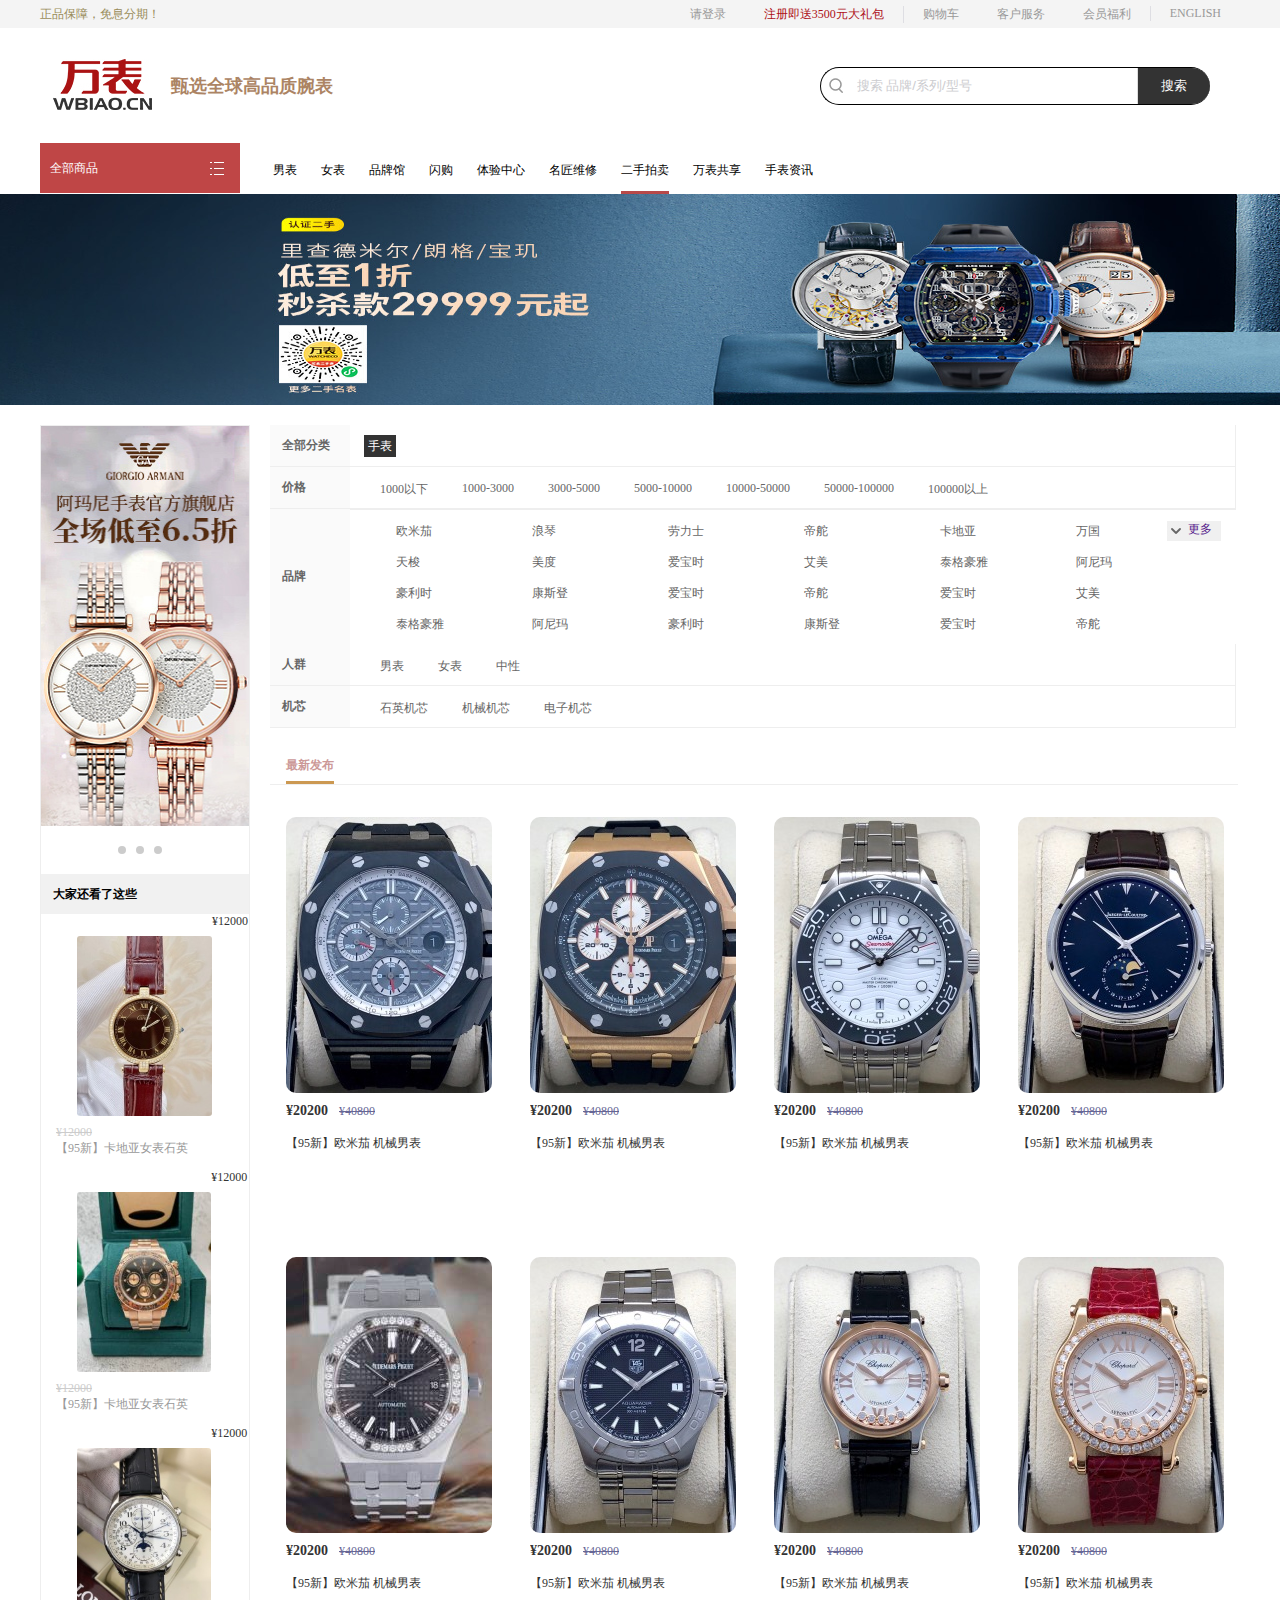
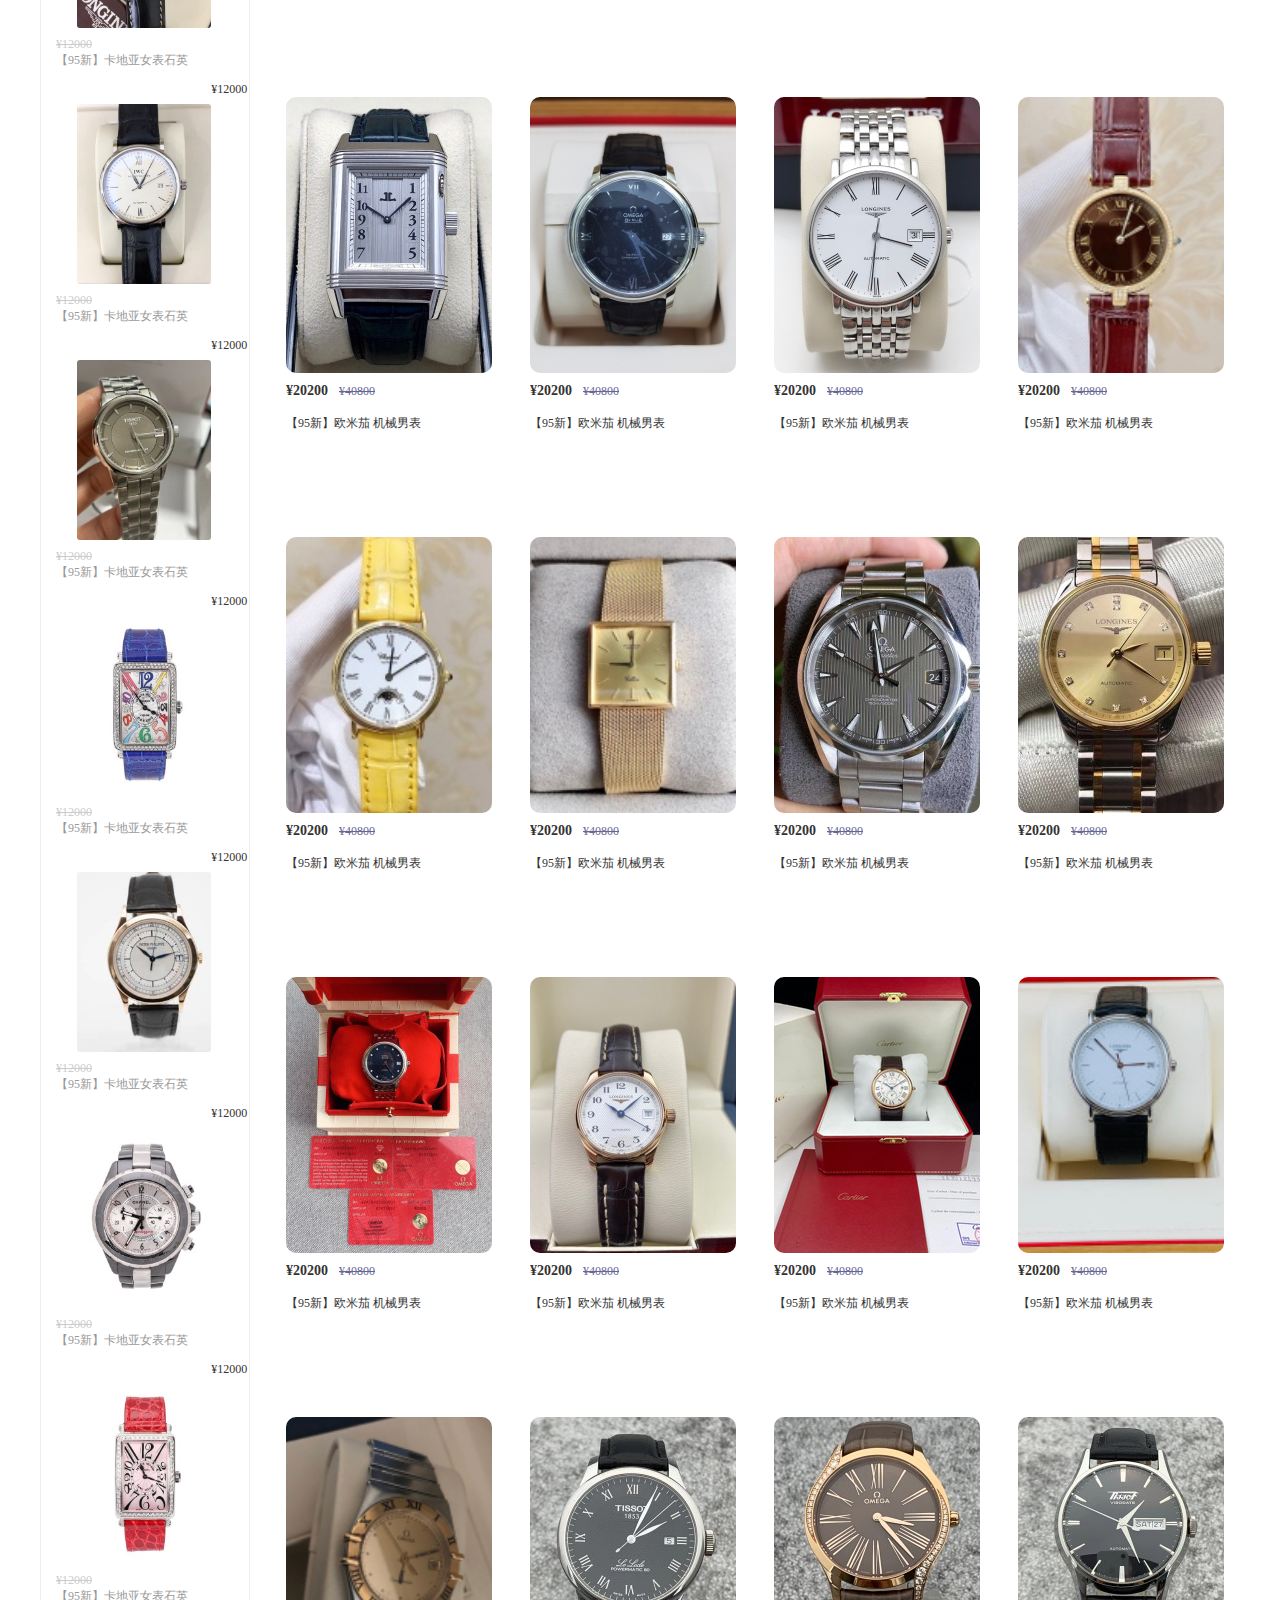
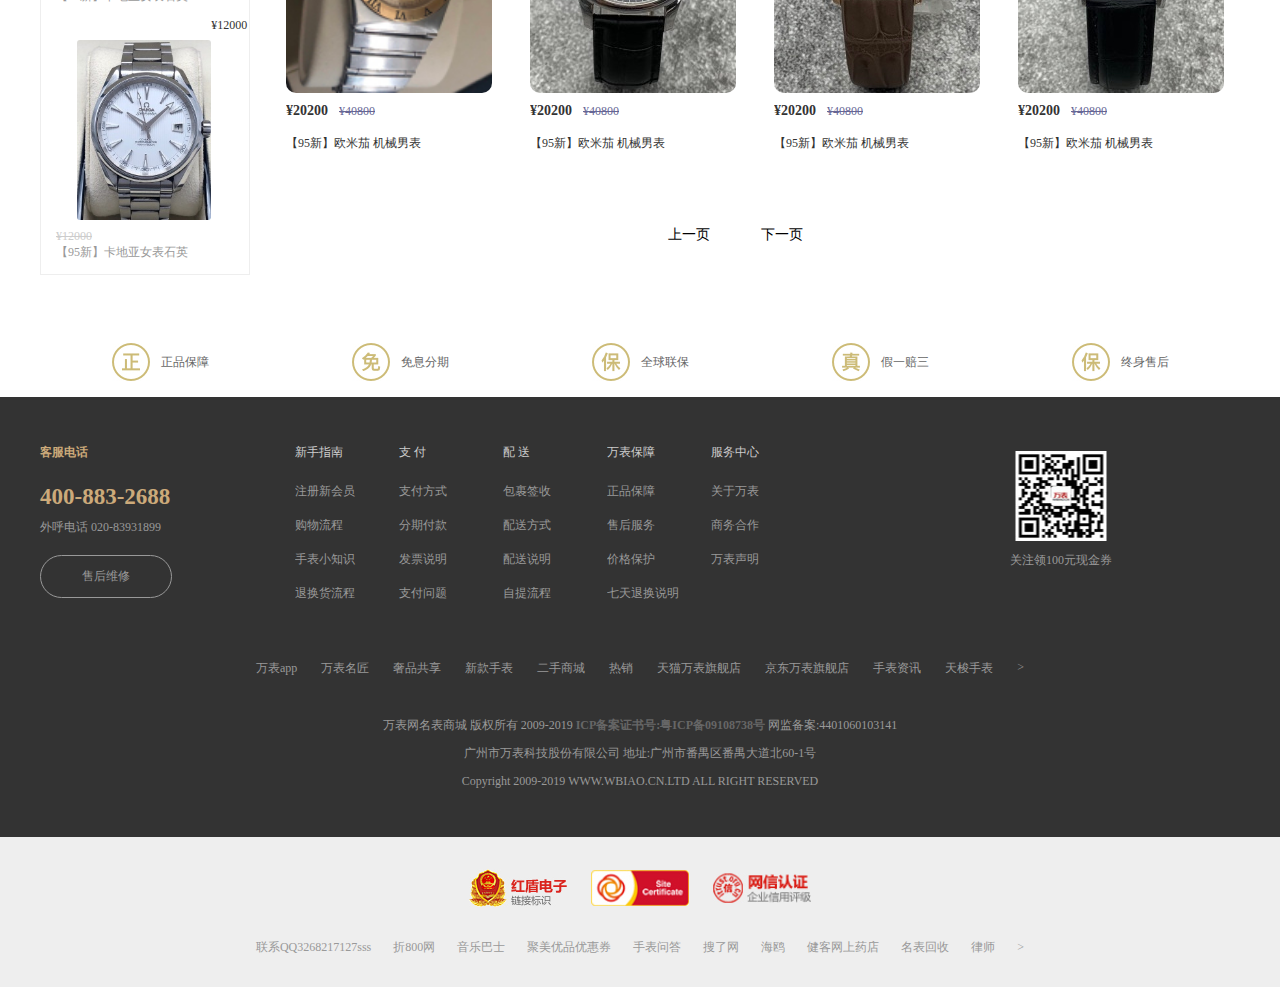
<file: second_hand.html>
<!DOCTYPE html>
<html>

<head>
	<meta charset="utf-8" />
	<title>二手拍卖</title>
	<link rel="stylesheet" type="text/css" href="css/common.css" />
	<link rel="stylesheet" type="text/css" href="css/wbw.css" />
	<script src="javascript:void();"></script><!-- 用js静止动画的加载 -->

</head>

<body>
	<header>
		<!-- 导航 登录 top -->
		<div class="top">
			<div class="container">
				<span>正品保障，免息分期！</span>
				<ul>
					<li><a href="login.html" target="_blank">请登录</a></li>
					<li class="sp"><a href="zhuce.html" target="_blank">注册即送3500元大礼包</a></li>
					<li><a href="gouwuche.html" target="_blank">购物车</a></li>
					<li><a href="">客户服务</a></li>
					<li><a href="">会员福利</a></li>
					<li><a href="">ENGLISH</a></li>
				</ul>
			</div>
		</div>

		<!-- 导航 中间 搜索 -->
		<div class="container">
			<div class="middle">
				<h1><a href="index.html"><img src="img/yq_wb_logo.jpg" alt=""></a><span>甄选全球高品质腕表</span>
				</h1>
				<div class="search">
					<img src="img/yq_wb_search.jpg" alt="">
					<input type="text" name="" id="" placeholder="搜索 品牌/系列/型号">
					<button>搜索</button>
				</div>
				<!-- <div class="qrcode">
	                <div>玩表可以赚钱</div>
	                <img src="img/yq_wb_03.jpg" alt="">
	                <img src="img/yq_wb_qrcode01.jpg" alt="">
	            </div> -->
			</div>


			<!-- 导航 下部 导航栏 -->
			<div class="nav">
				<div class="all_products">
					<span>全部商品</span>
					<img src="img/yq_wb_more01.jpg" alt="">
					<ul>
						<!-- 加上类名就出现 class="selected" 默认hover效果 -->
						<li>
							<b>奢华品牌 /</b>
							<span>劳力士</span>
							<span>欧米伽</span>
							<span>浪琴</span>
						</li>
						<li>
							<b>奢华品牌 /</b>
							<span>劳力士</span>
							<span>欧米伽</span>
							<span>浪琴</span>
						</li>
						<li>
							<b>奢华品牌 /</b>
							<span>劳力士</span>
							<span>欧米伽</span>
							<span>浪琴</span>
						</li>
						<li>
							<b>奢华品牌 /</b>
							<span>劳力士</span>
							<span>欧米伽</span>
							<span>浪琴</span>
						</li>
						<li>
							<b>奢华品牌 /</b>
							<span>劳力士</span>
							<span>欧米伽</span>
							<span>浪琴</span>
						</li>
						<li>
							<b>奢华品牌 /</b>
							<span>劳力士</span>
							<span>欧米伽</span>
							<span>浪琴</span>
						</li>
						<li>
							<b>奢华品牌 /</b>
							<span>劳力士</span>
							<span>欧米伽</span>
							<span>浪琴</span>
						</li>
						<li>
							<b>奢华品牌 /</b>
							<span>劳力士</span>
							<span>欧米伽</span>
							<span>浪琴</span>
						</li>
					</ul>
				</div>
				<ul class="nav1">
					<li><a href="nanbiao.html" target="_blank">男表</a></li>
					<li><a href="nvbiao.html" target="_blank">女表</a></li>
					<li><a href="pinpaiguan.html" target="_blank">品牌馆</a></li>
					<li><a href="shangou.html" target="_blank">闪购</a></li>
					<li><a href="tiyanzhongxin.html" target="_blank">体验中心</a></li>
					<li><a href="">名匠维修</a></li>
					<li><a href="second_hand.html" class="selected">二手拍卖</a></li>
					<li><a href="">万表共享</a></li>
					<li><a href="">手表资讯</a></li>
				</ul>
			</div>
		</div>
	</header>
	<div class="wbw_banner">
		<div class="banner">
			<img src="img/xm-advertisement5.jpg">
		</div>
	</div>
	<!-- 信息区 -->
	<div class="wbw_msg">
		<div class="msg com_style">
			<div class="msg_lefe">
				<div class="msg_left_top">
					<div class="msg_left_top_img">
						<div id="img_1" class="msg_left_top_img1">
							<img src="./img/xm-c4381ae79cc8415aa96932b8a0db619c.jpg">
						</div>
						<div id="img_2" class="msg_left_top_img2">
							<img src="img/xm-4cd9f51a5e304e4daaff2358907318fd.jpg">
						</div>
						<div id="img_3" class="msg_left_top_img3">
							<img src="img/xm-ad3e29d660a143f8b716415c4d39fa47.jpg">
						</div>
						<div class="msg_left_top_maodian1">
							<a href="#img_1"></a>
							<a href="#img_2"></a>
							<a href="#img_3"></a>
						</div>
					</div>

				</div>
				<div class="msg_left_cont">
					<h2>大家还看了这些</h2>
					<ul>
						<li>
							<a href="details.html" target="_blank">
								<img src="img/xm-5852335_1611646585727.jpg">
								<span>¥12000 </span>
								<span>¥12000</span>
								<p>【95新】卡地亚女表石英</p>
							</a>
						</li>
						<li>
							<a href="details.html" target="_blank">
								<img src="img/xm-5862104_1611898383339.jpg">
								<span>¥12000 </span>
								<span>¥12000</span>
								<p>【95新】卡地亚女表石英</p>
							</a>
						</li>
						<li>
							<a href="details.html" target="_blank">
								<img src="img/xm-5450025_1606891547783.jpg">
								<span>¥12000 </span>
								<span>¥12000</span>
								<p>【95新】卡地亚女表石英</p>
							</a>
						</li>
						<li>
							<a href="details.html" target="_blank">
								<img src="img/xm-5450025_1608693568187.jpg">
								<span>¥12000 </span>
								<span>¥12000</span>
								<p>【95新】卡地亚女表石英</p>
							</a>
						</li>
						<li>
							<a href="details.html" target="_blank">
								<img src="img/xm-5556625_1611823352190.jpg">
								<span>¥12000 </span>
								<span>¥12000</span>
								<p>【95新】卡地亚女表石英</p>
							</a>
						</li>
						<li>
							<a href="details.html" target="_blank">
								<img src="img/xm-5606656_1611823745560.jpg">
								<span>¥12000 </span>
								<span>¥12000</span>
								<p>【95新】卡地亚女表石英</p>
							</a>
						</li>
						<li>
							<a href="details.html" target="_blank">
								<img src="img/xm-5606656_1611823758805.jpg">
								<span>¥12000 </span>
								<span>¥12000</span>
								<p>【95新】卡地亚女表石英</p>
							</a>
						</li>
						<li>
							<a href="details.html" target="_blank">
								<img src="img/xm-5606656_1611824105974.jpg">
								<span>¥12000 </span>
								<span>¥12000</span>
								<p>【95新】卡地亚女表石英</p>
							</a>
						</li>
						<li>
							<a href="details.html" target="_blank">
								<img src="img/xm-5606656_1611824263193.jpg">
								<span>¥12000 </span>
								<span>¥12000</span>
								<p>【95新】卡地亚女表石英</p>
							</a>
						</li>
						<li>
							<a href="details.html" target="_blank">
								<img src="img/xm-5606656_1611833525616.jpg">
								<span>¥12000 </span>
								<span>¥12000</span>
								<p>【95新】卡地亚女表石英</p>
							</a>
						</li>
					</ul>
				</div>
			</div>
			<div class="msg_right">
				<div class="msg_right_top">
					<!-- 分类 -->
					<div class="conten_top_if">
						<h2>全部分类</h2>
						<p>手表</p>
					</div>
					<!-- 价格 -->
					<div class="content_top_Price">
						<h2>价格</h2>
						<ul>
							<li><a href="#">1000以下</a></li>
							<li><a href="#">1000-3000</a></li>
							<li><a href="#">3000-5000</a></li>
							<li><a href="#">5000-10000</a></li>
							<li><a href="#">10000-50000</a></li>
							<li><a href="#">50000-100000</a></li>
							<li><a href="#">100000以上</a></li>
						</ul>
					</div>
					<!-- 品牌 -->
					<div class="content_top_brand">
						<div class="maodian">
							<a href="">
								<img src="./img/xm-wbw-maodian_03.jpg">
								更多
							</a>
						</div>
						<h2>品牌</h2>
						<ul>
							<li><a href="#">欧米茄</a></li>
							<li><a href="#">浪琴</a></li>
							<li><a href="#">劳力士</a></li>
							<li><a href="#">帝舵</a></li>
							<li><a href="#">卡地亚</a></li>
							<li><a href="#">万国</a></li>
							<li><a href="#">天梭</a></li>
							<li><a href="#">美度</a></li>
							<li><a href="#">爱宝时</a></li>
							<li><a href="#">艾美</a></li>
							<li><a href="#">泰格豪雅</a></li>
							<li><a href="#">阿尼玛</a></li>
							<li><a href="#">豪利时</a></li>
							<li><a href="#">康斯登</a></li>
							<li><a href="#">爱宝时</a></li>
							<li><a href="#">帝舵</a></li>
							<li><a href="#">爱宝时</a></li>
							<li><a href="#">艾美</a></li>
							<li><a href="#">泰格豪雅</a></li>
							<li><a href="#">阿尼玛</a></li>
							<li><a href="#">豪利时</a></li>
							<li><a href="#">康斯登</a></li>
							<li><a href="#">爱宝时</a></li>
							<li><a href="#">帝舵</a></li>
						</ul>
					</div>
					<!-- 人群 -->
					<div class="content_top_crowd">
						<h2>人群</h2>
						<ul>
							<li><a href="#">男表</a></li>
							<li><a href="#">女表</a></li>
							<li><a href="#">中性</a></li>
						</ul>
					</div>
					<!-- 机芯 -->
					<div class="content_top_Movement">
						<h2>机芯</h2>
						<ul>
							<li><a href="#">石英机芯</a></li>
							<li><a href="#">机械机芯</a></li>
							<li><a href="#">电子机芯</a></li>
						</ul>
					</div>
				</div>
				<div class="msg_right_content">
					<div class="content_top">
						<a href="">最新发布</a>
					</div>
					<div class="content_cont">
						<ul>
							<li>
								<a href="details.html" target="_blank">
									<img src="img/xm-5606656_1611902309794.jpg">
									<span>¥20200</span>
									<span>¥40800</span>
									<p> 【95新】欧米茄 机械男表</p>
								</a>
							</li>
							<li>
								<a href="details.html" target="_blank">
									<img src="img/xm-5606656_1611904045998.jpg">
									<span>¥20200</span>
									<span>¥40800</span>
									<p> 【95新】欧米茄 机械男表</p>
								</a>
							</li>
							<li>
								<a href="details.html" target="_blank">
									<img src="img/xm-5606656_1611908942176.jpg">
									<span>¥20200</span>
									<span>¥40800</span>
									<p> 【95新】欧米茄 机械男表</p>
								</a>
							</li>
							<li>
								<a href="details.html" target="_blank">
									<img src="img/xm-5606656_1611909670367.jpg">
									<span>¥20200</span>
									<span>¥40800</span>
									<p> 【95新】欧米茄 机械男表</p>
								</a>
							</li>
							<li>
								<a href="details.html" target="_blank">
									<img src="img/xm-5606656_1611911451725.jpg">
									<span>¥20200</span>
									<span>¥40800</span>
									<p> 【95新】欧米茄 机械男表</p>
								</a>
							</li>
							<li>
								<a href="details.html" target="_blank">
									<img src="img/xm-5606656_1611916465141.jpg">
									<span>¥20200</span>
									<span>¥40800</span>
									<p> 【95新】欧米茄 机械男表</p>
								</a>
							</li>
							<li>
								<a href="details.html" target="_blank">
									<img src="img/xm-5606656_1611916668619.jpg">
									<span>¥20200</span>
									<span>¥40800</span>
									<p> 【95新】欧米茄 机械男表</p>
								</a>
							</li>
							<li>
								<a href="details.html" target="_blank">
									<img src="img/xm-5606656_1611917485476.jpg">
									<span>¥20200</span>
									<span>¥40800</span>
									<p> 【95新】欧米茄 机械男表</p>
								</a>
							</li>
							<li>
								<a href="details.html" target="_blank">
									<img src="img/xm-5606656_1611917786981.jpg">
									<span>¥20200</span>
									<span>¥40800</span>
									<p> 【95新】欧米茄 机械男表</p>
								</a>
							</li>
							<li>
								<a href="details.html" target="_blank">
									<img src="img/xm-5754800_1611822274056.jpg">
									<span>¥20200</span>
									<span>¥40800</span>
									<p> 【95新】欧米茄 机械男表</p>
								</a>
							</li>
							<li>
								<a href="details.html" target="_blank">
									<img src="img/xm-5825228_1607599342650.jpg">
									<span>¥20200</span>
									<span>¥40800</span>
									<p> 【95新】欧米茄 机械男表</p>
								</a>
							</li>
							<li>
								<a href="details.html" target="_blank">
									<img src="img/xm-5852335_1611646585727.jpg">
									<span>¥20200</span>
									<span>¥40800</span>
									<p> 【95新】欧米茄 机械男表</p>
								</a>
							</li>
							<li>
								<a href="details.html" target="_blank">
									<img src="img/xm-5852335_1611830597818.jpg">
									<span>¥20200</span>
									<span>¥40800</span>
									<p> 【95新】欧米茄 机械男表</p>
								</a>
							</li>
							<li>
								<a href="details.html" target="_blank">
									<img src="img/xm-5852335_1611836040941.jpg">
									<span>¥20200</span>
									<span>¥40800</span>
									<p> 【95新】欧米茄 机械男表</p>
								</a>
							</li>
							<li>
								<a href="details.html" target="_blank">
									<img src="img/xm-5944212_1611887191690.jpg">
									<span>¥20200</span>
									<span>¥40800</span>
									<p> 【95新】欧米茄 机械男表</p>
								</a>
							</li>
							<li>
								<a href="details.html" target="_blank">
									<img src="img/xm-5944212_1611887536479.jpg">
									<span>¥20200</span>
									<span>¥40800</span>
									<p> 【95新】欧米茄 机械男表</p>
								</a>
							</li>
							<li>
								<a href="details.html" target="_blank">
									<img src="img/xm-6075233_1608178857139.jpg">
									<span>¥20200</span>
									<span>¥40800</span>
									<p> 【95新】欧米茄 机械男表</p>
								</a>
							</li>
							<li>
								<a href="details.html" target="_blank">
									<img src="img/xm-6075233_1611842626061.jpg">
									<span>¥20200</span>
									<span>¥40800</span>
									<p> 【95新】欧米茄 机械男表</p>
								</a>
							</li>
							<li>
								<a href="details.html" target="_blank">
									<img src="img/xm-6075233_1611862523960.jpg">
									<span>¥20200</span>
									<span>¥40800</span>
									<p> 【95新】欧米茄 机械男表</p>
								</a>
							</li>
							<li>
								<a href="details.html" target="_blank">
									<img src="img/xm-6075233_1611923157147.jpg">
									<span>¥20200</span>
									<span>¥40800</span>
									<p> 【95新】欧米茄 机械男表</p>
								</a>
							</li>
							<li>
								<a href="details.html" target="_blank">
									<img src="img/xm-iOS_b0f930a918584a2799d9a735924e9ba8_20210128222415122.jpg">
									<span>¥20200</span>
									<span>¥40800</span>
									<p> 【95新】欧米茄 机械男表</p>
								</a>
							</li>
							<li>
								<a href="details.html" target="_blank">
									<img src="img/xm-tmp_576d1588562c5b94ea1862a59ad2dfdd.jpg">
									<span>¥20200</span>
									<span>¥40800</span>
									<p> 【95新】欧米茄 机械男表</p>
								</a>
							</li>
							<li>
								<a href="details.html" target="_blank">
									<img src="img/xm-tmp_6729f8f059f3f00196fe15872bd7efe9.jpg">
									<span>¥20200</span>
									<span>¥40800</span>
									<p> 【95新】欧米茄 机械男表</p>
								</a>
							</li>
							<li>
								<a href="details.html" target="_blank">
									<img src="img/xm-tmp_ee61505e99643b1e4ccad1a8e030b018.jpg">
									<span>¥20200</span>
									<span>¥40800</span>
									<p> 【95新】欧米茄 机械男表</p>
								</a>
							</li>
						</ul>
						<div class="turn_page">
							<button type="button">上一页</button>
							<button type="button">下一页</button>
						</div>

					</div>
				</div>
			</div>
		</div>
	</div>
	<!-- 页脚 -->
	<footer>
		<!--  正品保障 -->
		<div class="top">
			<div class="container">
				<div class="promise"><img src="img/yq_wb_p1.jpg" alt=""><span>正品保障</span></div>
				<div class="promise"><img src="img/yq_wb_p2.jpg" alt=""><span>免息分期</span></div>
				<div class="promise"><img src="img/yq_wb_p3.jpg" alt=""><span>全球联保</span></div>
				<div class="promise"><img src="img/yq_wb_p4.jpg" alt=""><span>假一赔三</span></div>
				<div class="promise"><img src="img/yq_wb_p3.jpg" alt=""><span>终身售后</span></div>
			</div>
		</div>
		<!-- 中间黑色 -->
		<div class="middle">
			<div class="up">
				<div class="container">
					<div class="tel">
						<h4>客服电话</h4>
						<h5>400-883-2688</h5>
						<p>外呼电话 020-83931899</p>
						<div>售后维修</div>
					</div>
					<div class="info">
						<dl>
							<dt>新手指南</dt>
							<dd>注册新会员</dd>
							<dd>购物流程</dd>
							<dd>手表小知识</dd>
							<dd>退换货流程</dd>
						</dl>
						<dl>
							<dt>支 付</dt>
							<dd>支付方式</dd>
							<dd>分期付款</dd>
							<dd>发票说明</dd>
							<dd>支付问题</dd>
						</dl>
						<dl>
							<dt>配 送</dt>
							<dd>包裹签收</dd>
							<dd>配送方式</dd>
							<dd>配送说明</dd>
							<dd>自提流程</dd>
						</dl>
						<dl>
							<dt>万表保障</dt>
							<dd>正品保障</dd>
							<dd>售后服务</dd>
							<dd>价格保护</dd>
							<dd>七天退换说明</dd>
						</dl>
						<dl>
							<dt>服务中心</dt>
							<dd>关于万表</dd>
							<dd>商务合作</dd>
							<dd>万表声明</dd>
						</dl>
					</div>
					<div class="about_us">
						<img src="img/yq_wb_qrcode02.jpg" alt="">
						<p>关注领100元现金券</p>
					</div>
				</div>
			</div>
			<div class="down">
				<ul class="clearfix">
					<li>万表app</li>
					<li>万表名匠</li>
					<li>奢品共享</li>
					<li>新款手表</li>
					<li>二手商城</li>
					<li>热销</li>
					<li>天猫万表旗舰店</li>
					<li>京东万表旗舰店</li>
					<li>手表资讯</li>
					<li>天梭手表</li>
					<li>></li>
				</ul>
				<p>万表网名表商城 版权所有 2009-2019 <b>ICP备案证书号:粤ICP备09108738号</b> 网监备案:4401060103141</p>
				<p>广州市万表科技股份有限公司 地址:广州市番禺区番禺大道北60-1号</p>
				<p>Copyright 2009-2019 WWW.WBIAO.CN.LTD ALL RIGHT RESERVED</p>
			</div>
		</div>
		<!-- 底部 网监 图片 -->
		<div class="bottom">
			<div class="net_police">
				<img src="img/yq_wb_footer01.jpg" alt="">
				<img src="img/yq_wb_footer02.jpg" alt="">
				<img src="img/yq_wb_footer03.jpg" alt="">
			</div>
			<ul>
				<li>联系QQ3268217127sss</li>
				<li>折800网</li>
				<li>音乐巴士</li>
				<li>聚美优品优惠券</li>
				<li>手表问答</li>
				<li>搜了网</li>
				<li>海鸥</li>
				<li>健客网上药店</li>
				<li>名表回收</li>
				<li>律师</li>
				<li>></li>
			</ul>
		</div>
	</footer>

</body>

</html>
</file>
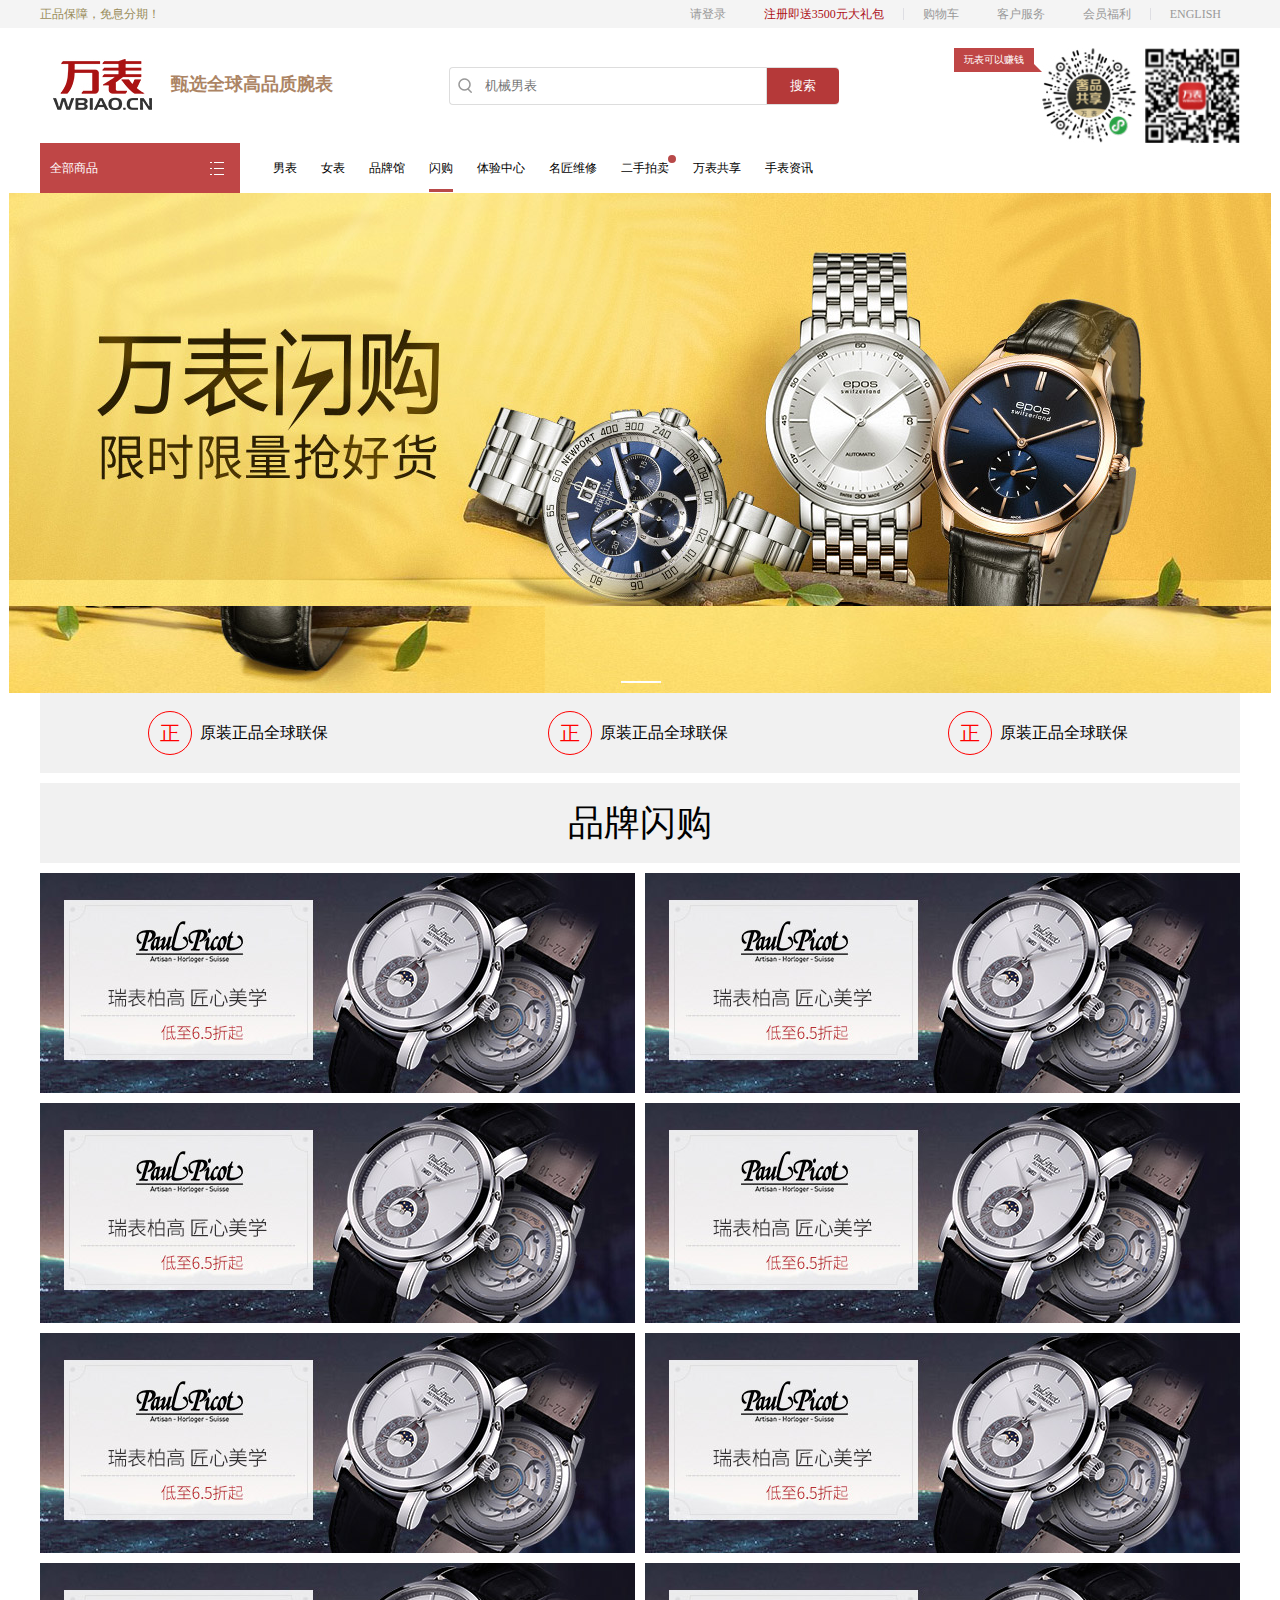
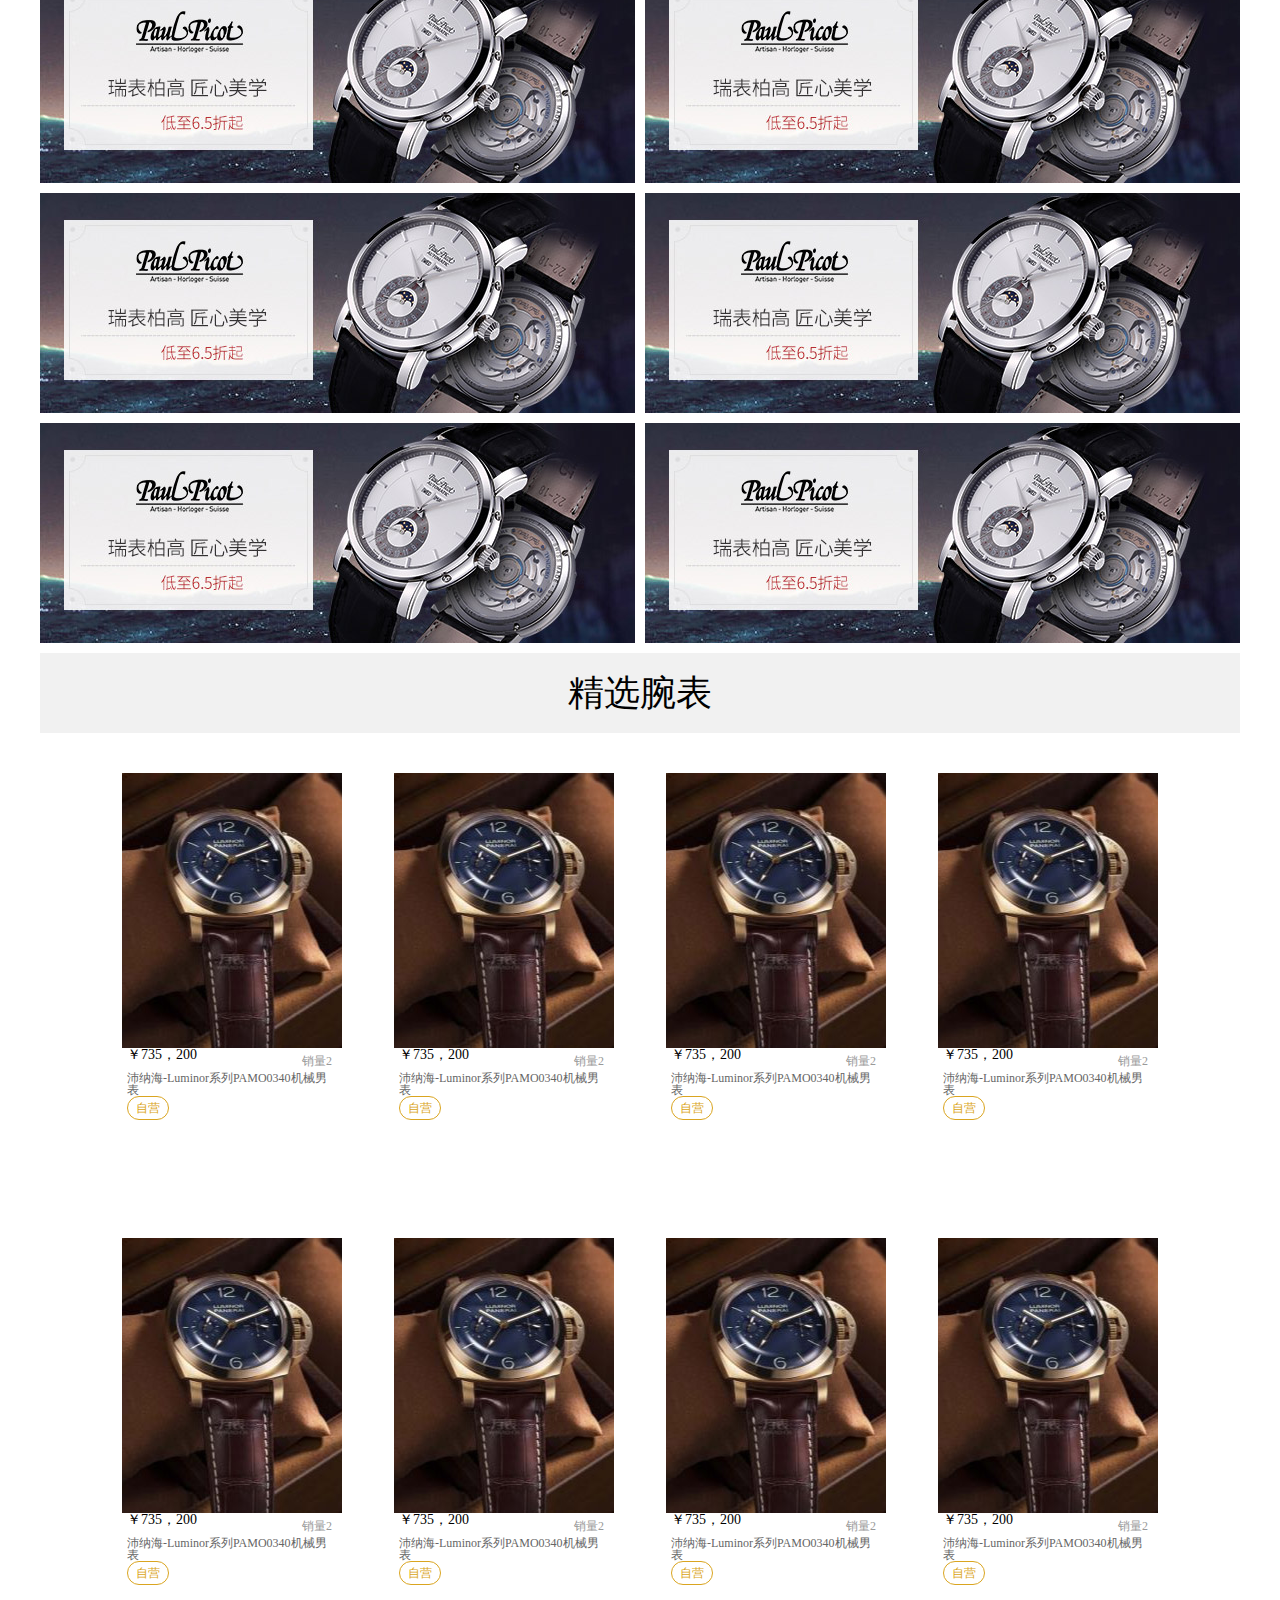
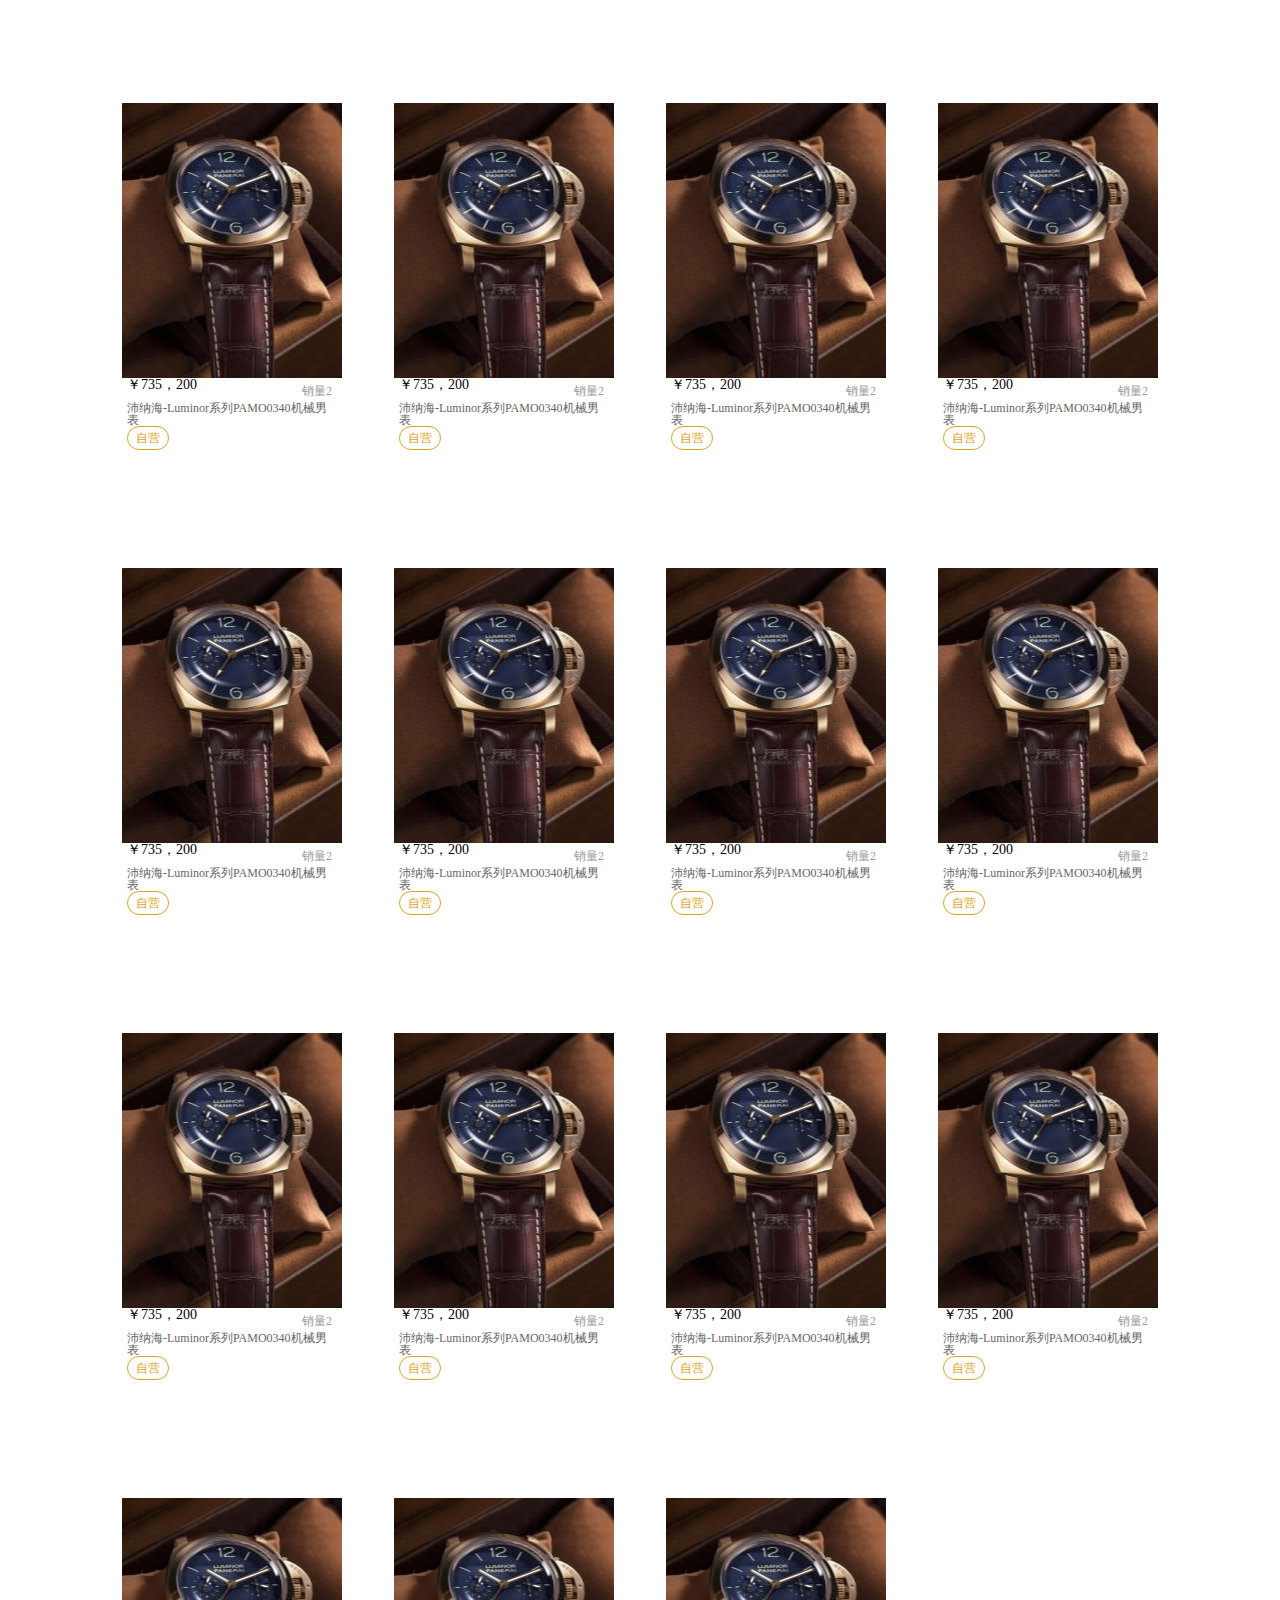
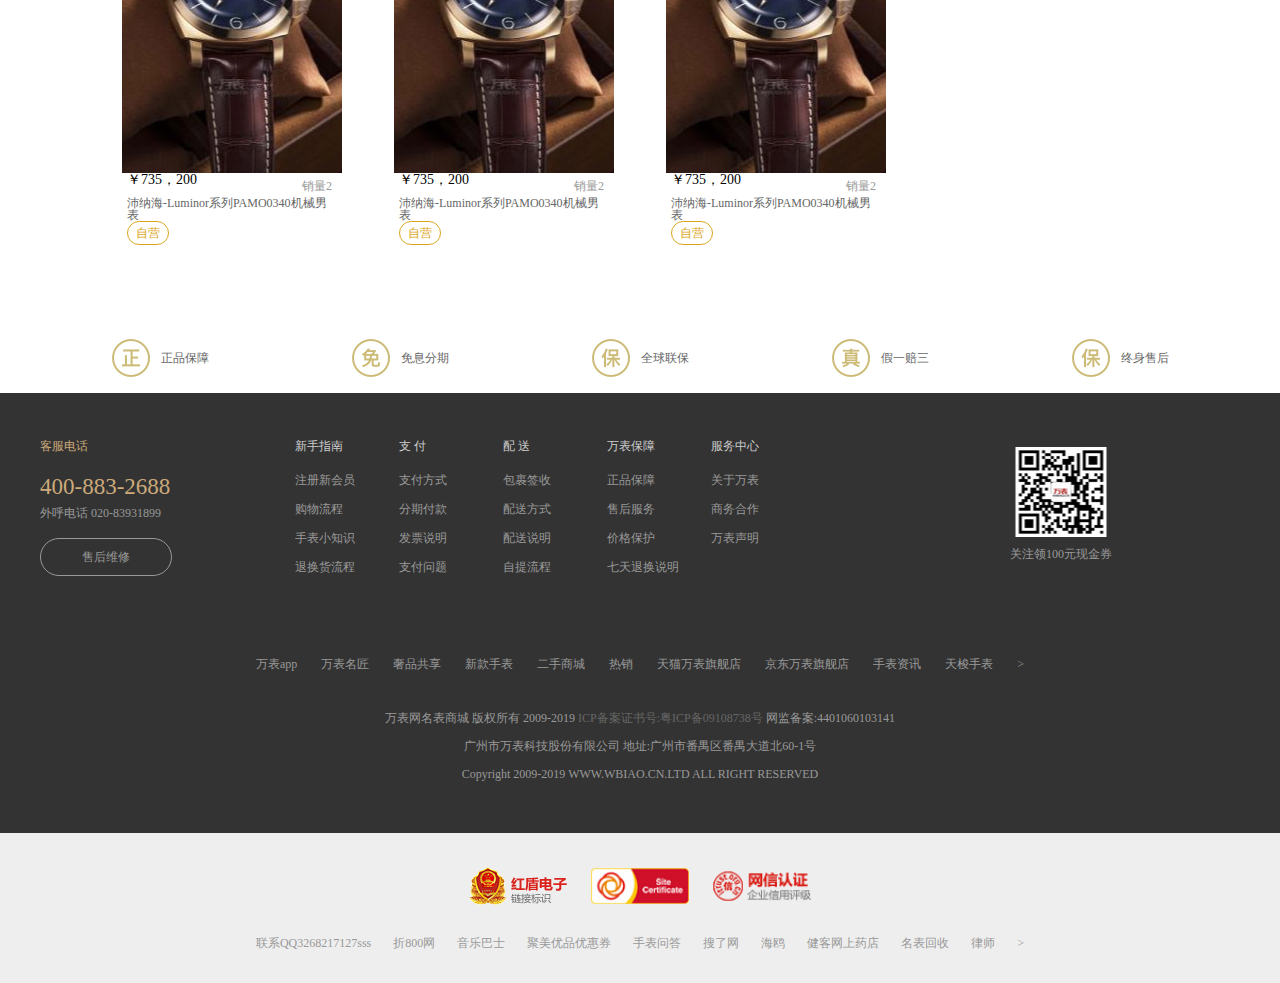
<file: shangou.html>
<!DOCTYPE html>
<html>

<head>
	<meta charset="utf-8">
	<title>闪购</title>
	<link rel="stylesheet" type="text/css" href="css/reset.css" />
	<link rel="stylesheet" type="text/css" href="css/pc_common.css" />
	<link rel="stylesheet" type="text/css" href="css/shangou.css" />
	<link rel="stylesheet" type="text/css" href="css/headerAndFooter.css" />

</head>

<body>
	<!-- 头部开始 -->

	<header>
		<!-- 导航 登录 top -->
		<div class="top">
			<div class="container">
				<span>正品保障，免息分期！</span>
				<ul>
					<li><a href="login.html" target="_blank">请登录</a></li>
					<li class="sp"><a href="zhuce.html" target="_blank">注册即送3500元大礼包</a></li>
					<li><a href="gouwuche.html" target="_blank">购物车</a></li>
					<li><a href="">客户服务</a></li>
					<li><a href="">会员福利</a></li>
					<li><a href="">ENGLISH</a></li>
				</ul>
			</div>
		</div>

		<!-- 导航 中间 搜索 -->
		<div class="container">
			<div class="middle">
				<h1><a href="index.html"><img src="img/yq_wb_logo.jpg" alt=""></a><span>甄选全球高品质腕表</span></h1>
				<div class="search">
					<img src="img/yq_wb_search.jpg" alt="">
					<input type="text" name="" id="" placeholder="机械男表">
					<button>搜索</button>
				</div>
				<div class="qrcode">
					<div>玩表可以赚钱</div>
					<img src="img/yq_wb_03.jpg" alt="">
					<img src="img/yq_wb_qrcode01.jpg" alt="">
				</div>
			</div>


			<!-- 导航 下部 导航栏 -->
			<div class="nav">
				<div class="all_products">
					<span>全部商品</span>
					<img src="img/yq_wb_more01.jpg" alt="">
					<ul>
						<!-- 加上类名就出现 class="selected" 默认hover效果 -->
						<li class="nav2-1">
							<div class="nav2-1-1">
								<b>奢华品牌 /</b>
								<span>劳力士</span>
								<span>欧米伽</span>
								<span>浪琴</span>
							</div>

							<div class="nav3">
								<h4>品牌</h4>

								<div class="nav3-item">
									<a href="#">
										<div class="shadow">江诗丹顿</div>
										<img src="img/nav3-2.jpg" alt="">
									</a>
								</div>
								<div class="nav3-item">
									<a href="#">
										<div class="shadow">百达翡丽</div>
										<img src="img/nav3-1.jpg" alt="">
									</a>
								</div>
								<div class="nav3-item">
									<a href="#">
										<div class="shadow">江诗丹顿</div>
										<img src="img/nav3-2.jpg" alt="">
									</a>
								</div>
								<div class="nav3-item">
									<a href="#">
										<div class="shadow">江诗丹顿</div>
										<img src="img/nav3-2.jpg" alt="">
									</a>
								</div>
								<div class="nav3-item">
									<a href="#">
										<div class="shadow">百达翡丽</div>
										<img src="img/nav3-1.jpg" alt="">
									</a>
								</div>
								<div class="nav3-item">
									<a href="#">
										<div class="shadow">江诗丹顿</div>
										<img src="img/nav3-2.jpg" alt="">
									</a>
								</div>
								<div class="nav3-item">
									<a href="#">
										<div class="shadow">江诗丹顿</div>
										<img src="img/nav3-2.jpg" alt="">
									</a>
								</div>
								<div class="nav3-item">
									<a href="#">
										<div class="shadow">百达翡丽</div>
										<img src="img/nav3-1.jpg" alt="">
									</a>
								</div>
								<div class="nav3-item">
									<a href="#">
										<div class="shadow">江诗丹顿</div>
										<img src="img/nav3-2.jpg" alt="">
									</a>
								</div>
								<div class="nav3-item">
									<a href="#">
										<div class="shadow">百达翡丽</div>
										<img src="img/nav3-1.jpg" alt="">
									</a>
								</div>
								<div class="nav3-item">
									<a href="#">
										<div class="shadow">江诗丹顿</div>
										<img src="img/nav3-2.jpg" alt="">
									</a>
								</div>
								<div class="nav3-item">
									<a href="#">
										<div class="shadow">百达翡丽</div>
										<img src="img/nav3-1.jpg" alt="">
									</a>
								</div>
								<div class="nav3-item">
									<a href="#">
										<div class="shadow">江诗丹顿</div>
										<img src="img/nav3-2.jpg" alt="">
									</a>
								</div>
								<div class="nav3-item">
									<a href="#">
										<div class="shadow">百达翡丽</div>
										<img src="img/nav3-1.jpg" alt="">
									</a>
								</div>
								<div class="nav3-item">
									<a href="#">
										<div class="shadow">江诗丹顿</div>
										<img src="img/nav3-2.jpg" alt="">
									</a>
								</div>
								<div class="nav3-item">
									<a href="#">
										<div class="shadow">百达翡丽</div>
										<img src="img/nav3-1.jpg" alt="">
									</a>
								</div>
								<div class="nav3-item">
									<a href="#">
										<div class="shadow">江诗丹顿</div>
										<img src="img/nav3-2.jpg" alt="">
									</a>
								</div>
								<div class="nav3-item">
									<a href="#">
										<div class="shadow">百达翡丽</div>
										<img src="img/nav3-1.jpg" alt="">
									</a>
								</div>
								<div class="nav3-item">
									<a href="#">
										<div class="shadow">江诗丹顿</div>
										<img src="img/nav3-2.jpg" alt="">
									</a>
								</div>
								<div class="nav3-item">
									<a href="#">
										<div class="shadow">百达翡丽</div>
										<img src="img/nav3-1.jpg" alt="">
									</a>
								</div>
								<div class="nav3-item">
									<a href="#">
										<div class="shadow">江诗丹顿</div>
										<img src="img/nav3-2.jpg" alt="">
									</a>
								</div>
							</div>
						</li>
						<li class="nav2-1">
							<div class="nav2-1-1">
								<b>奢华品牌 /</b>
								<span>劳力士</span>
								<span>欧米伽</span>
								<span>浪琴</span>
							</div>

							<div class="nav3">
								<h4>品牌</h4>

								<div class="nav3-item">
									<a href="#">
										<div class="shadow">江诗丹顿</div>
										<img src="img/nav3-2.jpg" alt="">
									</a>
								</div>
								<div class="nav3-item">
									<a href="#">
										<div class="shadow">百达翡丽</div>
										<img src="img/nav3-1.jpg" alt="">
									</a>
								</div>
								<div class="nav3-item">
									<a href="#">
										<div class="shadow">江诗丹顿</div>
										<img src="img/nav3-2.jpg" alt="">
									</a>
								</div>
								<div class="nav3-item">
									<a href="#">
										<div class="shadow">江诗丹顿</div>
										<img src="img/nav3-2.jpg" alt="">
									</a>
								</div>
								<div class="nav3-item">
									<a href="#">
										<div class="shadow">百达翡丽</div>
										<img src="img/nav3-1.jpg" alt="">
									</a>
								</div>
								<div class="nav3-item">
									<a href="#">
										<div class="shadow">江诗丹顿</div>
										<img src="img/nav3-2.jpg" alt="">
									</a>
								</div>
								<div class="nav3-item">
									<a href="#">
										<div class="shadow">江诗丹顿</div>
										<img src="img/nav3-2.jpg" alt="">
									</a>
								</div>
								<div class="nav3-item">
									<a href="#">
										<div class="shadow">百达翡丽</div>
										<img src="img/nav3-1.jpg" alt="">
									</a>
								</div>
								<div class="nav3-item">
									<a href="#">
										<div class="shadow">江诗丹顿</div>
										<img src="img/nav3-2.jpg" alt="">
									</a>
								</div>
								<div class="nav3-item">
									<a href="#">
										<div class="shadow">百达翡丽</div>
										<img src="img/nav3-1.jpg" alt="">
									</a>
								</div>
								<div class="nav3-item">
									<a href="#">
										<div class="shadow">江诗丹顿</div>
										<img src="img/nav3-2.jpg" alt="">
									</a>
								</div>
								<div class="nav3-item">
									<a href="#">
										<div class="shadow">百达翡丽</div>
										<img src="img/nav3-1.jpg" alt="">
									</a>
								</div>
								<div class="nav3-item">
									<a href="#">
										<div class="shadow">江诗丹顿</div>
										<img src="img/nav3-2.jpg" alt="">
									</a>
								</div>
								<div class="nav3-item">
									<a href="#">
										<div class="shadow">百达翡丽</div>
										<img src="img/nav3-1.jpg" alt="">
									</a>
								</div>
								<div class="nav3-item">
									<a href="#">
										<div class="shadow">江诗丹顿</div>
										<img src="img/nav3-2.jpg" alt="">
									</a>
								</div>
								<div class="nav3-item">
									<a href="#">
										<div class="shadow">百达翡丽</div>
										<img src="img/nav3-1.jpg" alt="">
									</a>
								</div>
								<div class="nav3-item">
									<a href="#">
										<div class="shadow">江诗丹顿</div>
										<img src="img/nav3-2.jpg" alt="">
									</a>
								</div>
								<div class="nav3-item">
									<a href="#">
										<div class="shadow">百达翡丽</div>
										<img src="img/nav3-1.jpg" alt="">
									</a>
								</div>
								<div class="nav3-item">
									<a href="#">
										<div class="shadow">江诗丹顿</div>
										<img src="img/nav3-2.jpg" alt="">
									</a>
								</div>
								<div class="nav3-item">
									<a href="#">
										<div class="shadow">百达翡丽</div>
										<img src="img/nav3-1.jpg" alt="">
									</a>
								</div>
								<div class="nav3-item">
									<a href="#">
										<div class="shadow">江诗丹顿</div>
										<img src="img/nav3-2.jpg" alt="">
									</a>
								</div>
							</div>
						</li>
						<li class="nav2-1">
							<div class="nav2-1-1">
								<b>奢华品牌 /</b>
								<span>劳力士</span>
								<span>欧米伽</span>
								<span>浪琴</span>
							</div>

							<div class="nav3">
								<h4>品牌</h4>

								<div class="nav3-item">
									<a href="#">
										<div class="shadow">江诗丹顿</div>
										<img src="img/nav3-2.jpg" alt="">
									</a>
								</div>
								<div class="nav3-item">
									<a href="#">
										<div class="shadow">百达翡丽</div>
										<img src="img/nav3-1.jpg" alt="">
									</a>
								</div>
								<div class="nav3-item">
									<a href="#">
										<div class="shadow">江诗丹顿</div>
										<img src="img/nav3-2.jpg" alt="">
									</a>
								</div>
								<div class="nav3-item">
									<a href="#">
										<div class="shadow">江诗丹顿</div>
										<img src="img/nav3-2.jpg" alt="">
									</a>
								</div>
								<div class="nav3-item">
									<a href="#">
										<div class="shadow">百达翡丽</div>
										<img src="img/nav3-1.jpg" alt="">
									</a>
								</div>
								<div class="nav3-item">
									<a href="#">
										<div class="shadow">江诗丹顿</div>
										<img src="img/nav3-2.jpg" alt="">
									</a>
								</div>
								<div class="nav3-item">
									<a href="#">
										<div class="shadow">江诗丹顿</div>
										<img src="img/nav3-2.jpg" alt="">
									</a>
								</div>
								<div class="nav3-item">
									<a href="#">
										<div class="shadow">百达翡丽</div>
										<img src="img/nav3-1.jpg" alt="">
									</a>
								</div>
								<div class="nav3-item">
									<a href="#">
										<div class="shadow">江诗丹顿</div>
										<img src="img/nav3-2.jpg" alt="">
									</a>
								</div>
								<div class="nav3-item">
									<a href="#">
										<div class="shadow">百达翡丽</div>
										<img src="img/nav3-1.jpg" alt="">
									</a>
								</div>
								<div class="nav3-item">
									<a href="#">
										<div class="shadow">江诗丹顿</div>
										<img src="img/nav3-2.jpg" alt="">
									</a>
								</div>
								<div class="nav3-item">
									<a href="#">
										<div class="shadow">百达翡丽</div>
										<img src="img/nav3-1.jpg" alt="">
									</a>
								</div>
								<div class="nav3-item">
									<a href="#">
										<div class="shadow">江诗丹顿</div>
										<img src="img/nav3-2.jpg" alt="">
									</a>
								</div>
								<div class="nav3-item">
									<a href="#">
										<div class="shadow">百达翡丽</div>
										<img src="img/nav3-1.jpg" alt="">
									</a>
								</div>
								<div class="nav3-item">
									<a href="#">
										<div class="shadow">江诗丹顿</div>
										<img src="img/nav3-2.jpg" alt="">
									</a>
								</div>
								<div class="nav3-item">
									<a href="#">
										<div class="shadow">百达翡丽</div>
										<img src="img/nav3-1.jpg" alt="">
									</a>
								</div>
								<div class="nav3-item">
									<a href="#">
										<div class="shadow">江诗丹顿</div>
										<img src="img/nav3-2.jpg" alt="">
									</a>
								</div>
								<div class="nav3-item">
									<a href="#">
										<div class="shadow">百达翡丽</div>
										<img src="img/nav3-1.jpg" alt="">
									</a>
								</div>
								<div class="nav3-item">
									<a href="#">
										<div class="shadow">江诗丹顿</div>
										<img src="img/nav3-2.jpg" alt="">
									</a>
								</div>
								<div class="nav3-item">
									<a href="#">
										<div class="shadow">百达翡丽</div>
										<img src="img/nav3-1.jpg" alt="">
									</a>
								</div>
								<div class="nav3-item">
									<a href="#">
										<div class="shadow">江诗丹顿</div>
										<img src="img/nav3-2.jpg" alt="">
									</a>
								</div>
							</div>
						</li>
						<li class="nav2-1">
							<div class="nav2-1-1">
								<b>奢华品牌 /</b>
								<span>劳力士</span>
								<span>欧米伽</span>
								<span>浪琴</span>
							</div>

							<div class="nav3">
								<h4>品牌</h4>

								<div class="nav3-item">
									<a href="#">
										<div class="shadow">江诗丹顿</div>
										<img src="img/nav3-2.jpg" alt="">
									</a>
								</div>
								<div class="nav3-item">
									<a href="#">
										<div class="shadow">百达翡丽</div>
										<img src="img/nav3-1.jpg" alt="">
									</a>
								</div>
								<div class="nav3-item">
									<a href="#">
										<div class="shadow">江诗丹顿</div>
										<img src="img/nav3-2.jpg" alt="">
									</a>
								</div>
								<div class="nav3-item">
									<a href="#">
										<div class="shadow">江诗丹顿</div>
										<img src="img/nav3-2.jpg" alt="">
									</a>
								</div>
								<div class="nav3-item">
									<a href="#">
										<div class="shadow">百达翡丽</div>
										<img src="img/nav3-1.jpg" alt="">
									</a>
								</div>
								<div class="nav3-item">
									<a href="#">
										<div class="shadow">江诗丹顿</div>
										<img src="img/nav3-2.jpg" alt="">
									</a>
								</div>
								<div class="nav3-item">
									<a href="#">
										<div class="shadow">江诗丹顿</div>
										<img src="img/nav3-2.jpg" alt="">
									</a>
								</div>
								<div class="nav3-item">
									<a href="#">
										<div class="shadow">百达翡丽</div>
										<img src="img/nav3-1.jpg" alt="">
									</a>
								</div>
								<div class="nav3-item">
									<a href="#">
										<div class="shadow">江诗丹顿</div>
										<img src="img/nav3-2.jpg" alt="">
									</a>
								</div>
								<div class="nav3-item">
									<a href="#">
										<div class="shadow">百达翡丽</div>
										<img src="img/nav3-1.jpg" alt="">
									</a>
								</div>
								<div class="nav3-item">
									<a href="#">
										<div class="shadow">江诗丹顿</div>
										<img src="img/nav3-2.jpg" alt="">
									</a>
								</div>
								<div class="nav3-item">
									<a href="#">
										<div class="shadow">百达翡丽</div>
										<img src="img/nav3-1.jpg" alt="">
									</a>
								</div>
								<div class="nav3-item">
									<a href="#">
										<div class="shadow">江诗丹顿</div>
										<img src="img/nav3-2.jpg" alt="">
									</a>
								</div>
								<div class="nav3-item">
									<a href="#">
										<div class="shadow">百达翡丽</div>
										<img src="img/nav3-1.jpg" alt="">
									</a>
								</div>
								<div class="nav3-item">
									<a href="#">
										<div class="shadow">江诗丹顿</div>
										<img src="img/nav3-2.jpg" alt="">
									</a>
								</div>
								<div class="nav3-item">
									<a href="#">
										<div class="shadow">百达翡丽</div>
										<img src="img/nav3-1.jpg" alt="">
									</a>
								</div>
								<div class="nav3-item">
									<a href="#">
										<div class="shadow">江诗丹顿</div>
										<img src="img/nav3-2.jpg" alt="">
									</a>
								</div>
								<div class="nav3-item">
									<a href="#">
										<div class="shadow">百达翡丽</div>
										<img src="img/nav3-1.jpg" alt="">
									</a>
								</div>
								<div class="nav3-item">
									<a href="#">
										<div class="shadow">江诗丹顿</div>
										<img src="img/nav3-2.jpg" alt="">
									</a>
								</div>
								<div class="nav3-item">
									<a href="#">
										<div class="shadow">百达翡丽</div>
										<img src="img/nav3-1.jpg" alt="">
									</a>
								</div>
								<div class="nav3-item">
									<a href="#">
										<div class="shadow">江诗丹顿</div>
										<img src="img/nav3-2.jpg" alt="">
									</a>
								</div>
							</div>
						</li>
						<li class="nav2-1">
							<div class="nav2-1-1">
								<b>奢华品牌 /</b>
								<span>劳力士</span>
								<span>欧米伽</span>
								<span>浪琴</span>
							</div>

							<div class="nav3">
								<h4>品牌</h4>

								<div class="nav3-item">
									<a href="#">
										<div class="shadow">江诗丹顿</div>
										<img src="img/nav3-2.jpg" alt="">
									</a>
								</div>
								<div class="nav3-item">
									<a href="#">
										<div class="shadow">百达翡丽</div>
										<img src="img/nav3-1.jpg" alt="">
									</a>
								</div>
								<div class="nav3-item">
									<a href="#">
										<div class="shadow">江诗丹顿</div>
										<img src="img/nav3-2.jpg" alt="">
									</a>
								</div>
								<div class="nav3-item">
									<a href="#">
										<div class="shadow">江诗丹顿</div>
										<img src="img/nav3-2.jpg" alt="">
									</a>
								</div>
								<div class="nav3-item">
									<a href="#">
										<div class="shadow">百达翡丽</div>
										<img src="img/nav3-1.jpg" alt="">
									</a>
								</div>
								<div class="nav3-item">
									<a href="#">
										<div class="shadow">江诗丹顿</div>
										<img src="img/nav3-2.jpg" alt="">
									</a>
								</div>
								<div class="nav3-item">
									<a href="#">
										<div class="shadow">江诗丹顿</div>
										<img src="img/nav3-2.jpg" alt="">
									</a>
								</div>
								<div class="nav3-item">
									<a href="#">
										<div class="shadow">百达翡丽</div>
										<img src="img/nav3-1.jpg" alt="">
									</a>
								</div>
								<div class="nav3-item">
									<a href="#">
										<div class="shadow">江诗丹顿</div>
										<img src="img/nav3-2.jpg" alt="">
									</a>
								</div>
								<div class="nav3-item">
									<a href="#">
										<div class="shadow">百达翡丽</div>
										<img src="img/nav3-1.jpg" alt="">
									</a>
								</div>
								<div class="nav3-item">
									<a href="#">
										<div class="shadow">江诗丹顿</div>
										<img src="img/nav3-2.jpg" alt="">
									</a>
								</div>
								<div class="nav3-item">
									<a href="#">
										<div class="shadow">百达翡丽</div>
										<img src="img/nav3-1.jpg" alt="">
									</a>
								</div>
								<div class="nav3-item">
									<a href="#">
										<div class="shadow">江诗丹顿</div>
										<img src="img/nav3-2.jpg" alt="">
									</a>
								</div>
								<div class="nav3-item">
									<a href="#">
										<div class="shadow">百达翡丽</div>
										<img src="img/nav3-1.jpg" alt="">
									</a>
								</div>
								<div class="nav3-item">
									<a href="#">
										<div class="shadow">江诗丹顿</div>
										<img src="img/nav3-2.jpg" alt="">
									</a>
								</div>
								<div class="nav3-item">
									<a href="#">
										<div class="shadow">百达翡丽</div>
										<img src="img/nav3-1.jpg" alt="">
									</a>
								</div>
								<div class="nav3-item">
									<a href="#">
										<div class="shadow">江诗丹顿</div>
										<img src="img/nav3-2.jpg" alt="">
									</a>
								</div>
								<div class="nav3-item">
									<a href="#">
										<div class="shadow">百达翡丽</div>
										<img src="img/nav3-1.jpg" alt="">
									</a>
								</div>
								<div class="nav3-item">
									<a href="#">
										<div class="shadow">江诗丹顿</div>
										<img src="img/nav3-2.jpg" alt="">
									</a>
								</div>
								<div class="nav3-item">
									<a href="#">
										<div class="shadow">百达翡丽</div>
										<img src="img/nav3-1.jpg" alt="">
									</a>
								</div>
								<div class="nav3-item">
									<a href="#">
										<div class="shadow">江诗丹顿</div>
										<img src="img/nav3-2.jpg" alt="">
									</a>
								</div>
							</div>
						</li>
						<li class="nav2-1">
							<div class="nav2-1-1">
								<b>奢华品牌 /</b>
								<span>劳力士</span>
								<span>欧米伽</span>
								<span>浪琴</span>
							</div>

							<div class="nav3">
								<h4>品牌</h4>

								<div class="nav3-item">
									<a href="#">
										<div class="shadow">江诗丹顿</div>
										<img src="img/nav3-2.jpg" alt="">
									</a>
								</div>
								<div class="nav3-item">
									<a href="#">
										<div class="shadow">百达翡丽</div>
										<img src="img/nav3-1.jpg" alt="">
									</a>
								</div>
								<div class="nav3-item">
									<a href="#">
										<div class="shadow">江诗丹顿</div>
										<img src="img/nav3-2.jpg" alt="">
									</a>
								</div>
								<div class="nav3-item">
									<a href="#">
										<div class="shadow">江诗丹顿</div>
										<img src="img/nav3-2.jpg" alt="">
									</a>
								</div>
								<div class="nav3-item">
									<a href="#">
										<div class="shadow">百达翡丽</div>
										<img src="img/nav3-1.jpg" alt="">
									</a>
								</div>
								<div class="nav3-item">
									<a href="#">
										<div class="shadow">江诗丹顿</div>
										<img src="img/nav3-2.jpg" alt="">
									</a>
								</div>
								<div class="nav3-item">
									<a href="#">
										<div class="shadow">江诗丹顿</div>
										<img src="img/nav3-2.jpg" alt="">
									</a>
								</div>
								<div class="nav3-item">
									<a href="#">
										<div class="shadow">百达翡丽</div>
										<img src="img/nav3-1.jpg" alt="">
									</a>
								</div>
								<div class="nav3-item">
									<a href="#">
										<div class="shadow">江诗丹顿</div>
										<img src="img/nav3-2.jpg" alt="">
									</a>
								</div>
								<div class="nav3-item">
									<a href="#">
										<div class="shadow">百达翡丽</div>
										<img src="img/nav3-1.jpg" alt="">
									</a>
								</div>
								<div class="nav3-item">
									<a href="#">
										<div class="shadow">江诗丹顿</div>
										<img src="img/nav3-2.jpg" alt="">
									</a>
								</div>
								<div class="nav3-item">
									<a href="#">
										<div class="shadow">百达翡丽</div>
										<img src="img/nav3-1.jpg" alt="">
									</a>
								</div>
								<div class="nav3-item">
									<a href="#">
										<div class="shadow">江诗丹顿</div>
										<img src="img/nav3-2.jpg" alt="">
									</a>
								</div>
								<div class="nav3-item">
									<a href="#">
										<div class="shadow">百达翡丽</div>
										<img src="img/nav3-1.jpg" alt="">
									</a>
								</div>
								<div class="nav3-item">
									<a href="#">
										<div class="shadow">江诗丹顿</div>
										<img src="img/nav3-2.jpg" alt="">
									</a>
								</div>
								<div class="nav3-item">
									<a href="#">
										<div class="shadow">百达翡丽</div>
										<img src="img/nav3-1.jpg" alt="">
									</a>
								</div>
								<div class="nav3-item">
									<a href="#">
										<div class="shadow">江诗丹顿</div>
										<img src="img/nav3-2.jpg" alt="">
									</a>
								</div>
								<div class="nav3-item">
									<a href="#">
										<div class="shadow">百达翡丽</div>
										<img src="img/nav3-1.jpg" alt="">
									</a>
								</div>
								<div class="nav3-item">
									<a href="#">
										<div class="shadow">江诗丹顿</div>
										<img src="img/nav3-2.jpg" alt="">
									</a>
								</div>
								<div class="nav3-item">
									<a href="#">
										<div class="shadow">百达翡丽</div>
										<img src="img/nav3-1.jpg" alt="">
									</a>
								</div>
								<div class="nav3-item">
									<a href="#">
										<div class="shadow">江诗丹顿</div>
										<img src="img/nav3-2.jpg" alt="">
									</a>
								</div>
							</div>
						</li>
						<li class="nav2-1">
							<div class="nav2-1-1">
								<b>奢华品牌 /</b>
								<span>劳力士</span>
								<span>欧米伽</span>
								<span>浪琴</span>
							</div>

							<div class="nav3">
								<h4>品牌</h4>

								<div class="nav3-item">
									<a href="#">
										<div class="shadow">江诗丹顿</div>
										<img src="img/nav3-2.jpg" alt="">
									</a>
								</div>
								<div class="nav3-item">
									<a href="#">
										<div class="shadow">百达翡丽</div>
										<img src="img/nav3-1.jpg" alt="">
									</a>
								</div>
								<div class="nav3-item">
									<a href="#">
										<div class="shadow">江诗丹顿</div>
										<img src="img/nav3-2.jpg" alt="">
									</a>
								</div>
								<div class="nav3-item">
									<a href="#">
										<div class="shadow">江诗丹顿</div>
										<img src="img/nav3-2.jpg" alt="">
									</a>
								</div>
								<div class="nav3-item">
									<a href="#">
										<div class="shadow">百达翡丽</div>
										<img src="img/nav3-1.jpg" alt="">
									</a>
								</div>
								<div class="nav3-item">
									<a href="#">
										<div class="shadow">江诗丹顿</div>
										<img src="img/nav3-2.jpg" alt="">
									</a>
								</div>
								<div class="nav3-item">
									<a href="#">
										<div class="shadow">江诗丹顿</div>
										<img src="img/nav3-2.jpg" alt="">
									</a>
								</div>
								<div class="nav3-item">
									<a href="#">
										<div class="shadow">百达翡丽</div>
										<img src="img/nav3-1.jpg" alt="">
									</a>
								</div>
								<div class="nav3-item">
									<a href="#">
										<div class="shadow">江诗丹顿</div>
										<img src="img/nav3-2.jpg" alt="">
									</a>
								</div>
								<div class="nav3-item">
									<a href="#">
										<div class="shadow">百达翡丽</div>
										<img src="img/nav3-1.jpg" alt="">
									</a>
								</div>
								<div class="nav3-item">
									<a href="#">
										<div class="shadow">江诗丹顿</div>
										<img src="img/nav3-2.jpg" alt="">
									</a>
								</div>
								<div class="nav3-item">
									<a href="#">
										<div class="shadow">百达翡丽</div>
										<img src="img/nav3-1.jpg" alt="">
									</a>
								</div>
								<div class="nav3-item">
									<a href="#">
										<div class="shadow">江诗丹顿</div>
										<img src="img/nav3-2.jpg" alt="">
									</a>
								</div>
								<div class="nav3-item">
									<a href="#">
										<div class="shadow">百达翡丽</div>
										<img src="img/nav3-1.jpg" alt="">
									</a>
								</div>
								<div class="nav3-item">
									<a href="#">
										<div class="shadow">江诗丹顿</div>
										<img src="img/nav3-2.jpg" alt="">
									</a>
								</div>
								<div class="nav3-item">
									<a href="#">
										<div class="shadow">百达翡丽</div>
										<img src="img/nav3-1.jpg" alt="">
									</a>
								</div>
								<div class="nav3-item">
									<a href="#">
										<div class="shadow">江诗丹顿</div>
										<img src="img/nav3-2.jpg" alt="">
									</a>
								</div>
								<div class="nav3-item">
									<a href="#">
										<div class="shadow">百达翡丽</div>
										<img src="img/nav3-1.jpg" alt="">
									</a>
								</div>
								<div class="nav3-item">
									<a href="#">
										<div class="shadow">江诗丹顿</div>
										<img src="img/nav3-2.jpg" alt="">
									</a>
								</div>
								<div class="nav3-item">
									<a href="#">
										<div class="shadow">百达翡丽</div>
										<img src="img/nav3-1.jpg" alt="">
									</a>
								</div>
								<div class="nav3-item">
									<a href="#">
										<div class="shadow">江诗丹顿</div>
										<img src="img/nav3-2.jpg" alt="">
									</a>
								</div>
							</div>
						</li>
						<li class="nav2-1">
							<div class="nav2-1-1">
								<b>奢华品牌 /</b>
								<span>劳力士</span>
								<span>欧米伽</span>
								<span>浪琴</span>
							</div>

							<div class="nav3">
								<h4>品牌</h4>

								<div class="nav3-item">
									<a href="#">
										<div class="shadow">江诗丹顿</div>
										<img src="img/nav3-2.jpg" alt="">
									</a>
								</div>
								<div class="nav3-item">
									<a href="#">
										<div class="shadow">百达翡丽</div>
										<img src="img/nav3-1.jpg" alt="">
									</a>
								</div>
								<div class="nav3-item">
									<a href="#">
										<div class="shadow">江诗丹顿</div>
										<img src="img/nav3-2.jpg" alt="">
									</a>
								</div>
								<div class="nav3-item">
									<a href="#">
										<div class="shadow">江诗丹顿</div>
										<img src="img/nav3-2.jpg" alt="">
									</a>
								</div>
								<div class="nav3-item">
									<a href="#">
										<div class="shadow">百达翡丽</div>
										<img src="img/nav3-1.jpg" alt="">
									</a>
								</div>
								<div class="nav3-item">
									<a href="#">
										<div class="shadow">江诗丹顿</div>
										<img src="img/nav3-2.jpg" alt="">
									</a>
								</div>
								<div class="nav3-item">
									<a href="#">
										<div class="shadow">江诗丹顿</div>
										<img src="img/nav3-2.jpg" alt="">
									</a>
								</div>
								<div class="nav3-item">
									<a href="#">
										<div class="shadow">百达翡丽</div>
										<img src="img/nav3-1.jpg" alt="">
									</a>
								</div>
								<div class="nav3-item">
									<a href="#">
										<div class="shadow">江诗丹顿</div>
										<img src="img/nav3-2.jpg" alt="">
									</a>
								</div>
								<div class="nav3-item">
									<a href="#">
										<div class="shadow">百达翡丽</div>
										<img src="img/nav3-1.jpg" alt="">
									</a>
								</div>
								<div class="nav3-item">
									<a href="#">
										<div class="shadow">江诗丹顿</div>
										<img src="img/nav3-2.jpg" alt="">
									</a>
								</div>
								<div class="nav3-item">
									<a href="#">
										<div class="shadow">百达翡丽</div>
										<img src="img/nav3-1.jpg" alt="">
									</a>
								</div>
								<div class="nav3-item">
									<a href="#">
										<div class="shadow">江诗丹顿</div>
										<img src="img/nav3-2.jpg" alt="">
									</a>
								</div>
								<div class="nav3-item">
									<a href="#">
										<div class="shadow">百达翡丽</div>
										<img src="img/nav3-1.jpg" alt="">
									</a>
								</div>
								<div class="nav3-item">
									<a href="#">
										<div class="shadow">江诗丹顿</div>
										<img src="img/nav3-2.jpg" alt="">
									</a>
								</div>
								<div class="nav3-item">
									<a href="#">
										<div class="shadow">百达翡丽</div>
										<img src="img/nav3-1.jpg" alt="">
									</a>
								</div>
								<div class="nav3-item">
									<a href="#">
										<div class="shadow">江诗丹顿</div>
										<img src="img/nav3-2.jpg" alt="">
									</a>
								</div>
								<div class="nav3-item">
									<a href="#">
										<div class="shadow">百达翡丽</div>
										<img src="img/nav3-1.jpg" alt="">
									</a>
								</div>
								<div class="nav3-item">
									<a href="#">
										<div class="shadow">江诗丹顿</div>
										<img src="img/nav3-2.jpg" alt="">
									</a>
								</div>
								<div class="nav3-item">
									<a href="#">
										<div class="shadow">百达翡丽</div>
										<img src="img/nav3-1.jpg" alt="">
									</a>
								</div>
								<div class="nav3-item">
									<a href="#">
										<div class="shadow">江诗丹顿</div>
										<img src="img/nav3-2.jpg" alt="">
									</a>
								</div>
							</div>
						</li>
						<li class="nav2-1">
							<div class="nav2-1-1">
								<b>奢华品牌 /</b>
								<span>劳力士</span>
								<span>欧米伽</span>
								<span>浪琴</span>
							</div>

							<div class="nav3">
								<h4>品牌</h4>

								<div class="nav3-item">
									<a href="#">
										<div class="shadow">江诗丹顿</div>
										<img src="img/nav3-2.jpg" alt="">
									</a>
								</div>
								<div class="nav3-item">
									<a href="#">
										<div class="shadow">百达翡丽</div>
										<img src="img/nav3-1.jpg" alt="">
									</a>
								</div>
								<div class="nav3-item">
									<a href="#">
										<div class="shadow">江诗丹顿</div>
										<img src="img/nav3-2.jpg" alt="">
									</a>
								</div>
								<div class="nav3-item">
									<a href="#">
										<div class="shadow">江诗丹顿</div>
										<img src="img/nav3-2.jpg" alt="">
									</a>
								</div>
								<div class="nav3-item">
									<a href="#">
										<div class="shadow">百达翡丽</div>
										<img src="img/nav3-1.jpg" alt="">
									</a>
								</div>
								<div class="nav3-item">
									<a href="#">
										<div class="shadow">江诗丹顿</div>
										<img src="img/nav3-2.jpg" alt="">
									</a>
								</div>
								<div class="nav3-item">
									<a href="#">
										<div class="shadow">江诗丹顿</div>
										<img src="img/nav3-2.jpg" alt="">
									</a>
								</div>
								<div class="nav3-item">
									<a href="#">
										<div class="shadow">百达翡丽</div>
										<img src="img/nav3-1.jpg" alt="">
									</a>
								</div>
								<div class="nav3-item">
									<a href="#">
										<div class="shadow">江诗丹顿</div>
										<img src="img/nav3-2.jpg" alt="">
									</a>
								</div>
								<div class="nav3-item">
									<a href="#">
										<div class="shadow">百达翡丽</div>
										<img src="img/nav3-1.jpg" alt="">
									</a>
								</div>
								<div class="nav3-item">
									<a href="#">
										<div class="shadow">江诗丹顿</div>
										<img src="img/nav3-2.jpg" alt="">
									</a>
								</div>
								<div class="nav3-item">
									<a href="#">
										<div class="shadow">百达翡丽</div>
										<img src="img/nav3-1.jpg" alt="">
									</a>
								</div>
								<div class="nav3-item">
									<a href="#">
										<div class="shadow">江诗丹顿</div>
										<img src="img/nav3-2.jpg" alt="">
									</a>
								</div>
								<div class="nav3-item">
									<a href="#">
										<div class="shadow">百达翡丽</div>
										<img src="img/nav3-1.jpg" alt="">
									</a>
								</div>
								<div class="nav3-item">
									<a href="#">
										<div class="shadow">江诗丹顿</div>
										<img src="img/nav3-2.jpg" alt="">
									</a>
								</div>
								<div class="nav3-item">
									<a href="#">
										<div class="shadow">百达翡丽</div>
										<img src="img/nav3-1.jpg" alt="">
									</a>
								</div>
								<div class="nav3-item">
									<a href="#">
										<div class="shadow">江诗丹顿</div>
										<img src="img/nav3-2.jpg" alt="">
									</a>
								</div>
								<div class="nav3-item">
									<a href="#">
										<div class="shadow">百达翡丽</div>
										<img src="img/nav3-1.jpg" alt="">
									</a>
								</div>
								<div class="nav3-item">
									<a href="#">
										<div class="shadow">江诗丹顿</div>
										<img src="img/nav3-2.jpg" alt="">
									</a>
								</div>
								<div class="nav3-item">
									<a href="#">
										<div class="shadow">百达翡丽</div>
										<img src="img/nav3-1.jpg" alt="">
									</a>
								</div>
								<div class="nav3-item">
									<a href="#">
										<div class="shadow">江诗丹顿</div>
										<img src="img/nav3-2.jpg" alt="">
									</a>
								</div>
							</div>
						</li>
					</ul>
				</div>
				<ul class="nav1">
					<li><a href="nanbiao.html" target="_blank">男表</a></li>
					<li><a href="nvbiao.html" target="_blank">女表</a></li>
					<li><a href="pinpaiguan.html" target="_blank">品牌馆</a></li>
					<li><a href="shangou.html" class="selected">闪购</a></li>
					<li><a href="tiyanzhongxin.html" target="_blank">体验中心</a></li>
					<li><a href="">名匠维修</a></li>
					<li><a href="second_hand.html" target="_blank">二手拍卖</a></li>
					<li><a href="">万表共享</a></li>
					<li><a href="">手表资讯</a></li>
				</ul>
			</div>
		</div>
	</header>

	<body>


		<!-- 广告区开始 -->
		<div class="bannerx">
			<img src="img/sg_02.jpg">
		</div>
		<!-- 广告区结束 -->
		<!-- 第三块开始 -->
		<div class="disanx">
			<div class="disan">
				<div class="disan1">
					<div class="disan11">
						<p>正</p>
					</div>
					<span>&nbsp;&nbsp;原装正品全球联保</span>
				</div>
				<div class="disan1">
					<div class="disan11">
						<p>正</p>
					</div>
					<span>&nbsp;&nbsp;原装正品全球联保</span>
				</div>
				<div class="disan1">
					<div class="disan11">
						<p>正</p>
					</div>
					<span>&nbsp;&nbsp;原装正品全球联保</span>
				</div>
			</div>
		</div>
		<!-- 第三块结束 -->
		<!-- 第四块开始 -->
		<div class="disix">
			<div class="disi">
				<p>品牌闪购</p>
				<div class="disi1">
					<a target="_blank" href="details.html"><img src="img/sg_05.jpg"></a>
				</div>
				<div class="disi1">
					<a target="_blank" href="details.html"><img src="img/sg_05.jpg"></a>
				</div>
				<div class="disi1">
					<a target="_blank" href="details.html"><img src="img/sg_05.jpg"></a>
				</div>
				<div class="disi1">
					<a target="_blank" href="details.html"><img src="img/sg_05.jpg"></a>
				</div>
				<div class="disi1">
					<a target="_blank" href="details.html"><img src="img/sg_05.jpg"></a>
				</div>
				<div class="disi1">
					<a target="_blank" href="details.html"><img src="img/sg_05.jpg"></a>
				</div>
				<div class="disi1">
					<a target="_blank" href="details.html"><img src="img/sg_05.jpg"></a>
				</div>
				<div class="disi1">
					<a target="_blank" href="details.html"><img src="img/sg_05.jpg"></a>
				</div>
				<div class="disi1">
					<a target="_blank" href="details.html"><img src="img/sg_05.jpg"></a>
				</div>
				<div class="disi1">
					<a target="_blank" href="details.html"><img src="img/sg_05.jpg"></a>
				</div>
				<div class="disi1">
					<a target="_blank" href="details.html"><img src="img/sg_05.jpg"></a>
				</div>
				<div class="disi1">
					<a target="_blank" href="details.html"><img src="img/sg_05.jpg"></a>
				</div>
			</div>
		</div>
		<!-- 第四块结束 -->
		<!-- 第五块开始 -->
		<div class="diwux">
			<div class="diwu">
				<p class="p0">精选腕表</p>
				<div class="diwu1">
					<a target="_blank" href="details.html"><img src="img/sg_09.jpg"></a>
					<h2>￥735，200</h2>
					<p class="p1">沛纳海-Luminor系列PAMO0340机械男表</p>
					<p class="p2">销量2</p>
					<p class="p3">自营</p>
				</div>
				<div class="diwu1">
					<a target="_blank" href="details.html"><img src="img/sg_09.jpg"></a>
					<h2>￥735，200</h2>
					<p class="p1">沛纳海-Luminor系列PAMO0340机械男表</p>
					<p class="p2">销量2</p>
					<p class="p3">自营</p>
				</div>
				<div class="diwu1">
					<a target="_blank" href="details.html"><img src="img/sg_09.jpg"></a>
					<h2>￥735，200</h2>
					<p class="p1">沛纳海-Luminor系列PAMO0340机械男表</p>
					<p class="p2">销量2</p>
					<p class="p3">自营</p>
				</div>
				<div class="diwu1">
					<a target="_blank" href="details.html"><img src="img/sg_09.jpg"></a>
					<h2>￥735，200</h2>
					<p class="p1">沛纳海-Luminor系列PAMO0340机械男表</p>
					<p class="p2">销量2</p>
					<p class="p3">自营</p>
				</div>
				<div class="diwu1">
					<a target="_blank" href="details.html"><img src="img/sg_09.jpg"></a>
					<h2>￥735，200</h2>
					<p class="p1">沛纳海-Luminor系列PAMO0340机械男表</p>
					<p class="p2">销量2</p>
					<p class="p3">自营</p>
				</div>
				<div class="diwu1">
					<a target="_blank" href="details.html"><img src="img/sg_09.jpg"></a>
					<h2>￥735，200</h2>
					<p class="p1">沛纳海-Luminor系列PAMO0340机械男表</p>
					<p class="p2">销量2</p>
					<p class="p3">自营</p>
				</div>
				<div class="diwu1">
					<a target="_blank" href="details.html"><img src="img/sg_09.jpg"></a>
					<h2>￥735，200</h2>
					<p class="p1">沛纳海-Luminor系列PAMO0340机械男表</p>
					<p class="p2">销量2</p>
					<p class="p3">自营</p>
				</div>
				<div class="diwu1">
					<a target="_blank" href="details.html"><img src="img/sg_09.jpg"></a>
					<h2>￥735，200</h2>
					<p class="p1">沛纳海-Luminor系列PAMO0340机械男表</p>
					<p class="p2">销量2</p>
					<p class="p3">自营</p>
				</div>
				<div class="diwu1">
					<a target="_blank" href="details.html"><img src="img/sg_09.jpg"></a>
					<h2>￥735，200</h2>
					<p class="p1">沛纳海-Luminor系列PAMO0340机械男表</p>
					<p class="p2">销量2</p>
					<p class="p3">自营</p>
				</div>
				<div class="diwu1">
					<a target="_blank" href="details.html"><img src="img/sg_09.jpg"></a>
					<h2>￥735，200</h2>
					<p class="p1">沛纳海-Luminor系列PAMO0340机械男表</p>
					<p class="p2">销量2</p>
					<p class="p3">自营</p>
				</div>
				<div class="diwu1">
					<a target="_blank" href="details.html"><img src="img/sg_09.jpg"></a>
					<h2>￥735，200</h2>
					<p class="p1">沛纳海-Luminor系列PAMO0340机械男表</p>
					<p class="p2">销量2</p>
					<p class="p3">自营</p>
				</div>
				<div class="diwu1">
					<a target="_blank" href="details.html"><img src="img/sg_09.jpg"></a>
					<h2>￥735，200</h2>
					<p class="p1">沛纳海-Luminor系列PAMO0340机械男表</p>
					<p class="p2">销量2</p>
					<p class="p3">自营</p>
				</div>
				<div class="diwu1">
					<a target="_blank" href="details.html"><img src="img/sg_09.jpg"></a>
					<h2>￥735，200</h2>
					<p class="p1">沛纳海-Luminor系列PAMO0340机械男表</p>
					<p class="p2">销量2</p>
					<p class="p3">自营</p>
				</div>
				<div class="diwu1">
					<a target="_blank" href="details.html"><img src="img/sg_09.jpg"></a>
					<h2>￥735，200</h2>
					<p class="p1">沛纳海-Luminor系列PAMO0340机械男表</p>
					<p class="p2">销量2</p>
					<p class="p3">自营</p>
				</div>
				<div class="diwu1">
					<a target="_blank" href="details.html"><img src="img/sg_09.jpg"></a>
					<h2>￥735，200</h2>
					<p class="p1">沛纳海-Luminor系列PAMO0340机械男表</p>
					<p class="p2">销量2</p>
					<p class="p3">自营</p>
				</div>
				<div class="diwu1">
					<a target="_blank" href="details.html"><img src="img/sg_09.jpg"></a>
					<h2>￥735，200</h2>
					<p class="p1">沛纳海-Luminor系列PAMO0340机械男表</p>
					<p class="p2">销量2</p>
					<p class="p3">自营</p>
				</div>
				<div class="diwu1">
					<a target="_blank" href="details.html"><img src="img/sg_09.jpg"></a>
					<h2>￥735，200</h2>
					<p class="p1">沛纳海-Luminor系列PAMO0340机械男表</p>
					<p class="p2">销量2</p>
					<p class="p3">自营</p>
				</div>
				<div class="diwu1">
					<a target="_blank" href="details.html"><img src="img/sg_09.jpg"></a>
					<h2>￥735，200</h2>
					<p class="p1">沛纳海-Luminor系列PAMO0340机械男表</p>
					<p class="p2">销量2</p>
					<p class="p3">自营</p>
				</div>
				<div class="diwu1">
					<a target="_blank" href="details.html"><img src="img/sg_09.jpg"></a>
					<h2>￥735，200</h2>
					<p class="p1">沛纳海-Luminor系列PAMO0340机械男表</p>
					<p class="p2">销量2</p>
					<p class="p3">自营</p>
				</div>
				<div class="diwu1">
					<a target="_blank" href="details.html"><img src="img/sg_09.jpg"></a>
					<h2>￥735，200</h2>
					<p class="p1">沛纳海-Luminor系列PAMO0340机械男表</p>
					<p class="p2">销量2</p>
					<p class="p3">自营</p>
				</div>
				<div class="diwu1">
					<a target="_blank" href="details.html"><img src="img/sg_09.jpg"></a>
					<h2>￥735，200</h2>
					<p class="p1">沛纳海-Luminor系列PAMO0340机械男表</p>
					<p class="p2">销量2</p>
					<p class="p3">自营</p>
				</div>
				<div class="diwu1">
					<a target="_blank" href="details.html"><img src="img/sg_09.jpg"></a>
					<h2>￥735，200</h2>
					<p class="p1">沛纳海-Luminor系列PAMO0340机械男表</p>
					<p class="p2">销量2</p>
					<p class="p3">自营</p>
				</div>
				<div class="diwu1">
					<a target="_blank" href="details.html"><img src="img/sg_09.jpg"></a>
					<h2>￥735，200</h2>
					<p class="p1">沛纳海-Luminor系列PAMO0340机械男表</p>
					<p class="p2">销量2</p>
					<p class="p3">自营</p>
				</div>
			</div>
		</div>
		<!-- 第五块结束 -->
		<!-- 尾部开始 -->
		<!-- 页脚 -->
		<footer>
			<!--  正品保障 -->
			<div class="top">
				<div class="container">
					<div class="promise"><img src="img/yq_wb_p1.jpg" alt=""><span>正品保障</span></div>
					<div class="promise"><img src="img/yq_wb_p2.jpg" alt=""><span>免息分期</span></div>
					<div class="promise"><img src="img/yq_wb_p3.jpg" alt=""><span>全球联保</span></div>
					<div class="promise"><img src="img/yq_wb_p4.jpg" alt=""><span>假一赔三</span></div>
					<div class="promise"><img src="img/yq_wb_p3.jpg" alt=""><span>终身售后</span></div>
				</div>
			</div>
			<!-- 中间黑色 -->
			<div class="middle">
				<div class="up">
					<div class="container">
						<div class="tel">
							<h4>客服电话</h4>
							<h5>400-883-2688</h5>
							<p>外呼电话 020-83931899</p>
							<div>售后维修</div>
						</div>
						<div class="info">
							<dl>
								<dt>新手指南</dt>
								<dd>注册新会员</dd>
								<dd>购物流程</dd>
								<dd>手表小知识</dd>
								<dd>退换货流程</dd>
							</dl>
							<dl>
								<dt>支 付</dt>
								<dd>支付方式</dd>
								<dd>分期付款</dd>
								<dd>发票说明</dd>
								<dd>支付问题</dd>
							</dl>
							<dl>
								<dt>配 送</dt>
								<dd>包裹签收</dd>
								<dd>配送方式</dd>
								<dd>配送说明</dd>
								<dd>自提流程</dd>
							</dl>
							<dl>
								<dt>万表保障</dt>
								<dd>正品保障</dd>
								<dd>售后服务</dd>
								<dd>价格保护</dd>
								<dd>七天退换说明</dd>
							</dl>
							<dl>
								<dt>服务中心</dt>
								<dd>关于万表</dd>
								<dd>商务合作</dd>
								<dd>万表声明</dd>
							</dl>
						</div>
						<div class="about_us">
							<img src="img/yq_wb_qrcode02.jpg" alt="">
							<p>关注领100元现金券</p>
						</div>
					</div>
				</div>
				<div class="down">
					<ul class="clearfix">
						<li>万表app</li>
						<li>万表名匠</li>
						<li>奢品共享</li>
						<li>新款手表</li>
						<li>二手商城</li>
						<li>热销</li>
						<li>天猫万表旗舰店</li>
						<li>京东万表旗舰店</li>
						<li>手表资讯</li>
						<li>天梭手表</li>
						<li>></li>
					</ul>
					<p>万表网名表商城 版权所有 2009-2019 <b>ICP备案证书号:粤ICP备09108738号</b> 网监备案:4401060103141</p>
					<p>广州市万表科技股份有限公司 地址:广州市番禺区番禺大道北60-1号</p>
					<p>Copyright 2009-2019 WWW.WBIAO.CN.LTD ALL RIGHT RESERVED</p>
				</div>
			</div>
			<!-- 底部 网监 图片 -->
			<div class="bottom">
				<div class="net_police">
					<img src="img/yq_wb_footer01.jpg" alt="">
					<img src="img/yq_wb_footer02.jpg" alt="">
					<img src="img/yq_wb_footer03.jpg" alt="">
				</div>
				<ul>
					<li>联系QQ3268217127sss</li>
					<li>折800网</li>
					<li>音乐巴士</li>
					<li>聚美优品优惠券</li>
					<li>手表问答</li>
					<li>搜了网</li>
					<li>海鸥</li>
					<li>健客网上药店</li>
					<li>名表回收</li>
					<li>律师</li>
					<li>></li>
				</ul>
			</div>
		</footer>
		<!-- 尾部结束 -->
	</body>

</html>
</file>
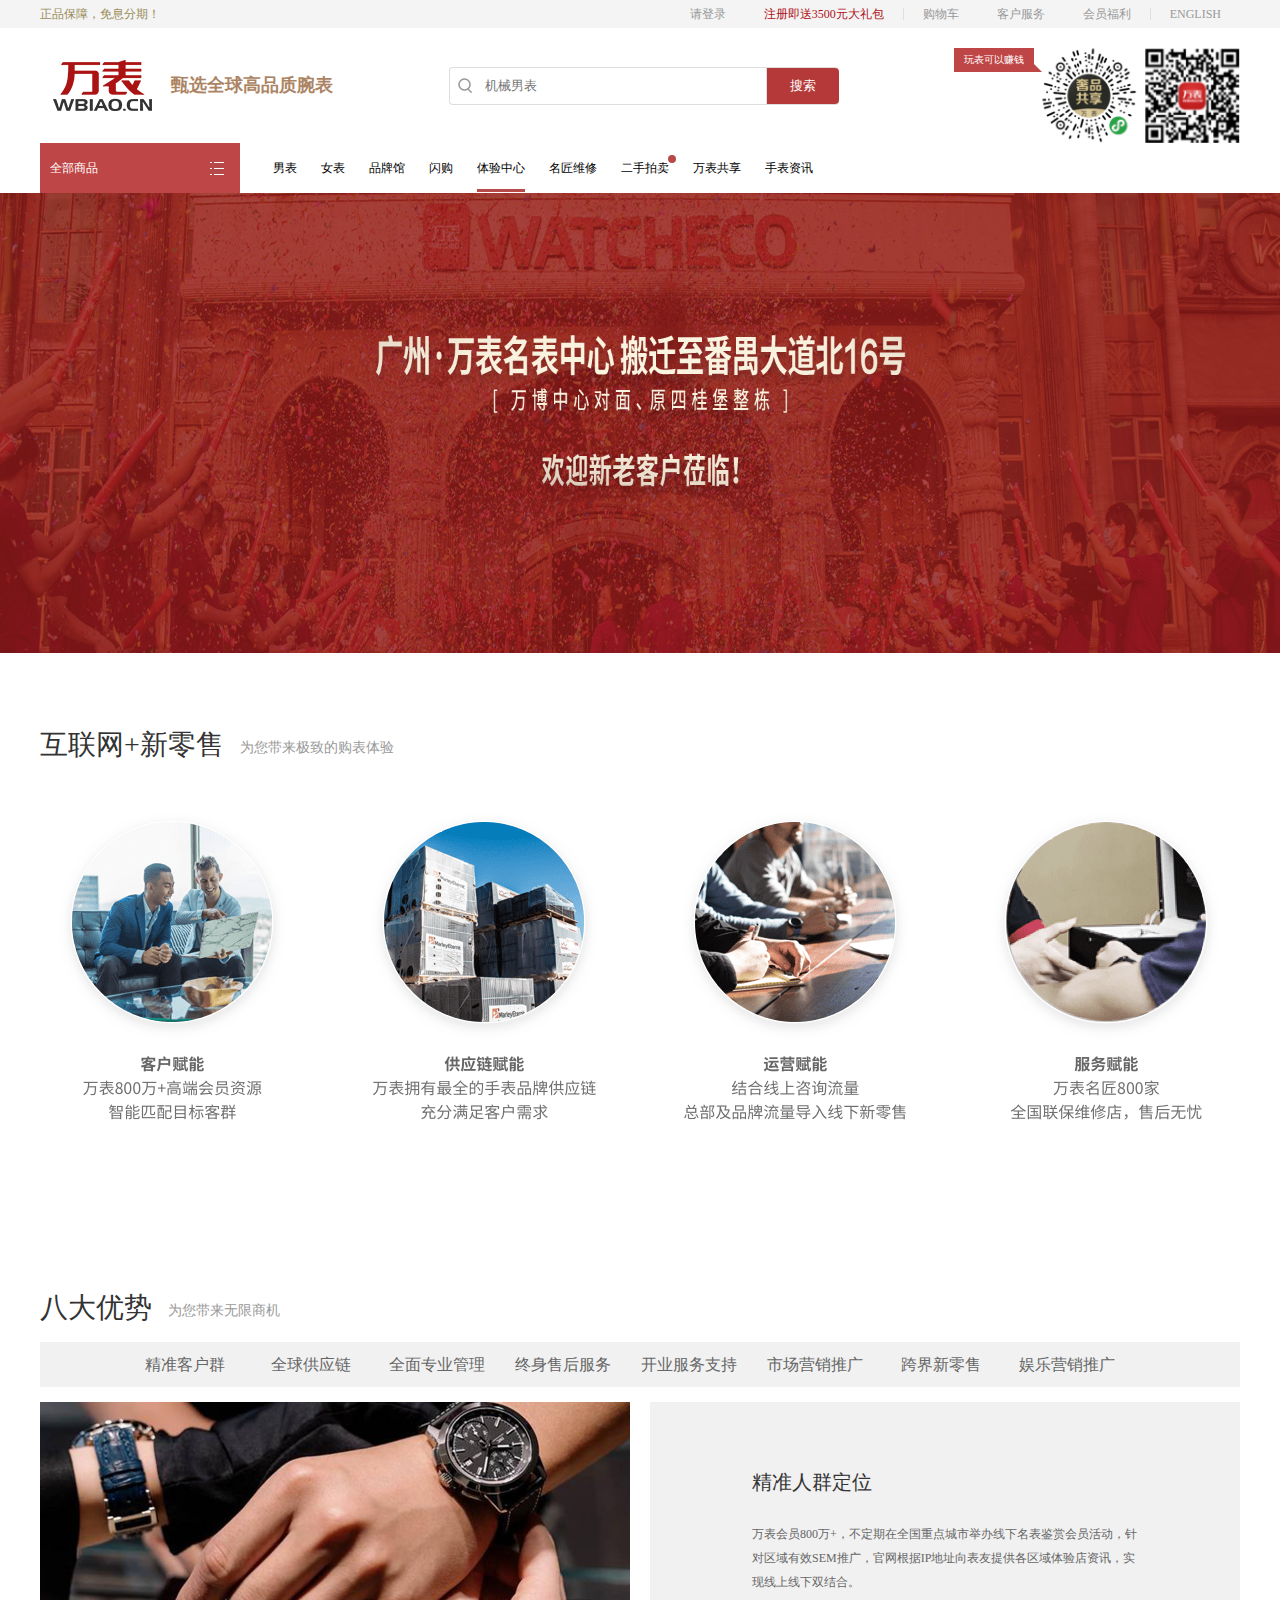
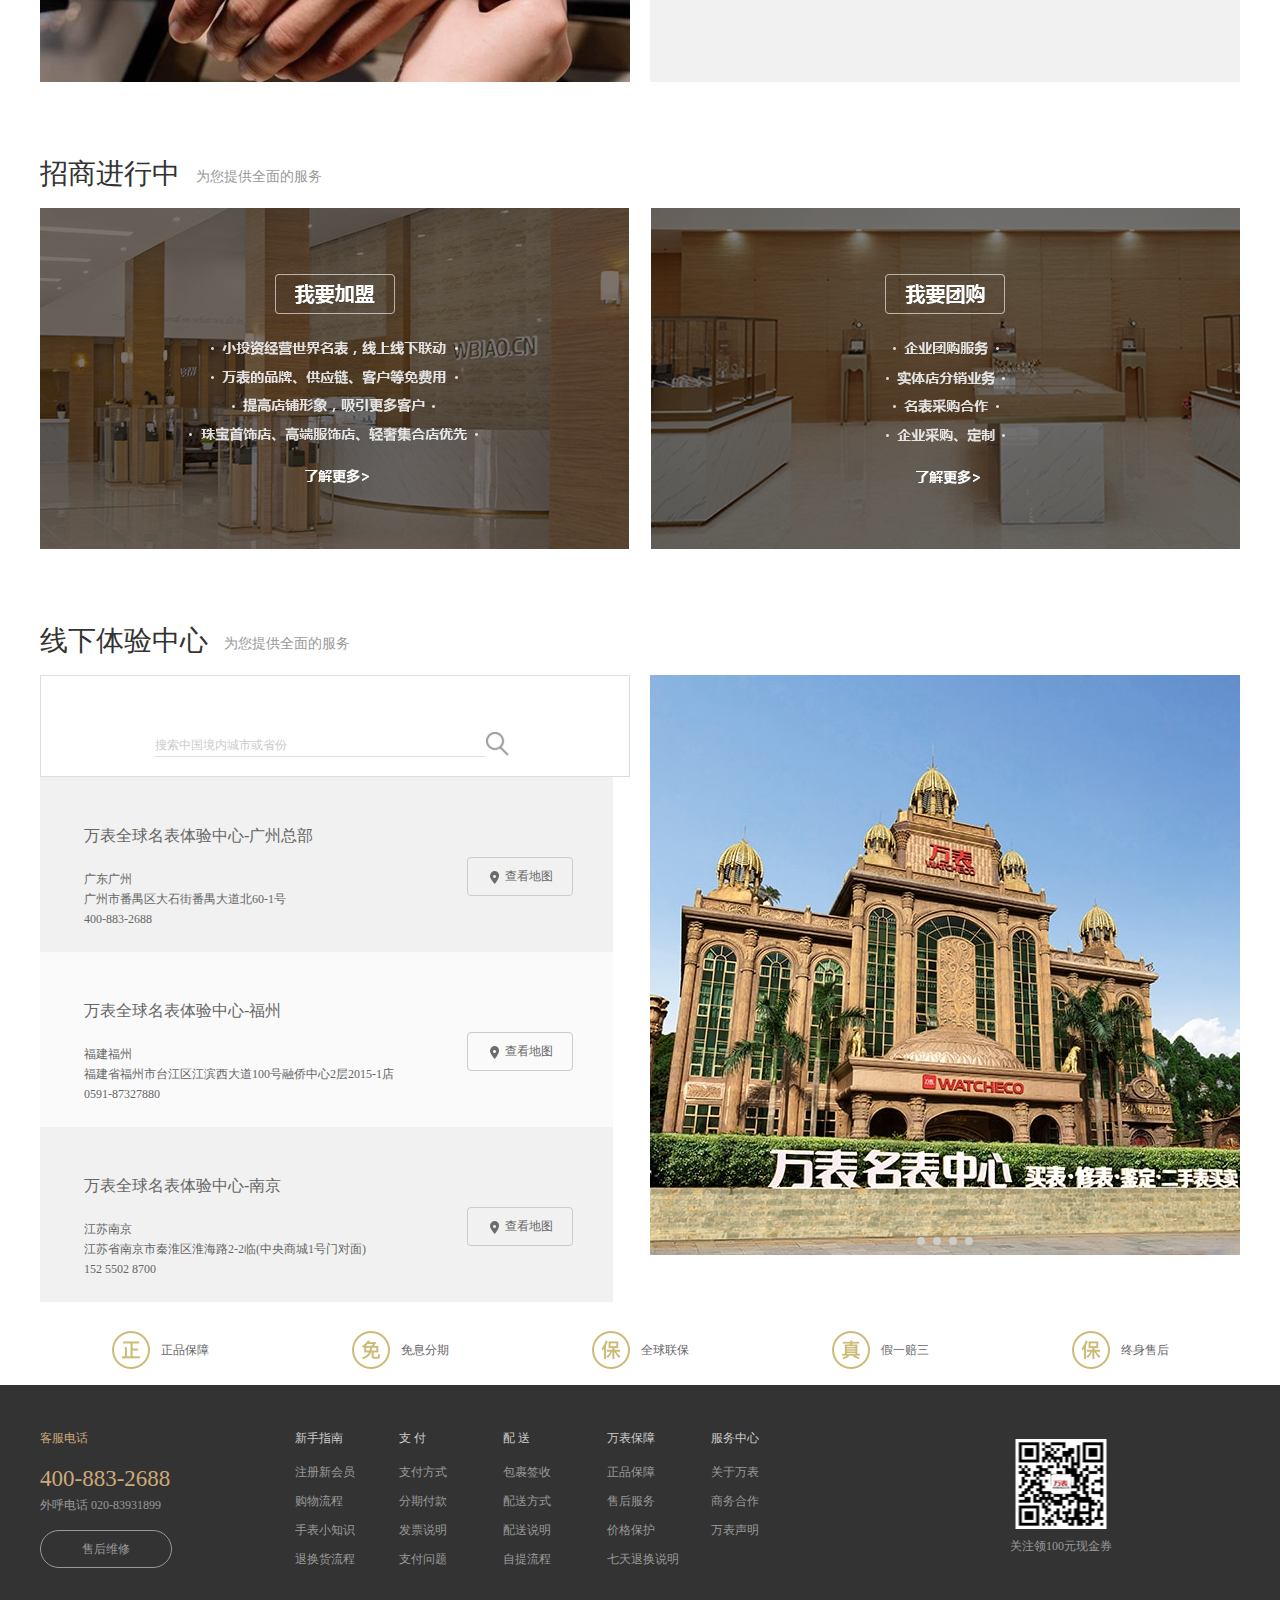
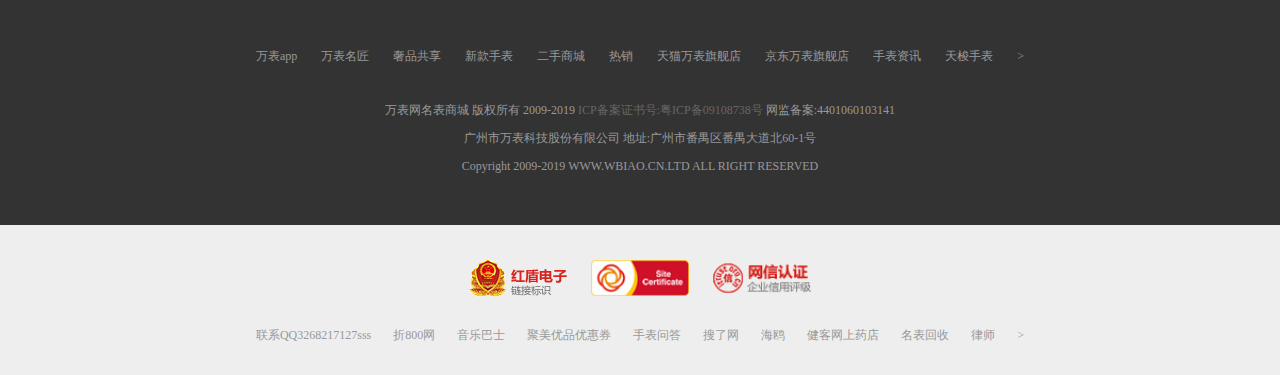
<file: tiyanzhongxin.html>
<!DOCTYPE html>
<html>

<head>
	<meta charset="utf-8">
	<title>体验中心</title>
	<link rel="stylesheet" type="text/css" href="css/common.css" />
	<link rel="stylesheet" type="text/css" href="css/reset.css" />
	<link rel="stylesheet" type="text/css" href="css/headerAndFooter.css" />
	<link rel="stylesheet" type="text/css" href="css/tiyanzhongxin.css" />
	<script src="javascript:void();"></script><!-- 用js静止动画的加载 -->

</head>

<body>

	<header>
		<!-- 导航 登录 top -->
		<div class="top">
			<div class="container">
				<span>正品保障，免息分期！</span>
				<ul>
					<li><a href="login.html" target="_blank">请登录</a></li>
					<li class="sp"><a href="zhuce.html" target="_blank">注册即送3500元大礼包</a></li>
					<li><a href="gouwuche.html" target="_blank">购物车</a></li>
					<li><a href="">客户服务</a></li>
					<li><a href="">会员福利</a></li>
					<li><a href="">ENGLISH</a></li>
				</ul>
			</div>
		</div>

		<!-- 导航 中间 搜索 -->
		<div class="container">
			<div class="middle">
				<h1><a href="index.html"><img src="img/yq_wb_logo.jpg" alt=""></a><span>甄选全球高品质腕表</span></h1>
				<div class="search">
					<img src="img/yq_wb_search.jpg" alt="">
					<input type="text" name="" id="" placeholder="机械男表">
					<button>搜索</button>
				</div>
				<div class="qrcode">
					<div>玩表可以赚钱</div>
					<img src="img/yq_wb_03.jpg" alt="">
					<img src="img/yq_wb_qrcode01.jpg" alt="">
				</div>
			</div>


			<!-- 导航 下部 导航栏 -->
			<div class="nav">
				<div class="all_products">
					<span>全部商品</span>
					<img src="img/yq_wb_more01.jpg" alt="">
					<ul>
						<!-- 加上类名就出现 class="selected" 默认hover效果 -->
						<li class="nav2-1">
							<div class="nav2-1-1">
								<b>奢华品牌 /</b>
								<span>劳力士</span>
								<span>欧米伽</span>
								<span>浪琴</span>
							</div>

							<div class="nav3">
								<h4>品牌</h4>

								<div class="nav3-item">
									<a href="#">
										<div class="shadow">江诗丹顿</div>
										<img src="img/nav3-2.jpg" alt="">
									</a>
								</div>
								<div class="nav3-item">
									<a href="#">
										<div class="shadow">百达翡丽</div>
										<img src="img/nav3-1.jpg" alt="">
									</a>
								</div>
								<div class="nav3-item">
									<a href="#">
										<div class="shadow">江诗丹顿</div>
										<img src="img/nav3-2.jpg" alt="">
									</a>
								</div>
								<div class="nav3-item">
									<a href="#">
										<div class="shadow">江诗丹顿</div>
										<img src="img/nav3-2.jpg" alt="">
									</a>
								</div>
								<div class="nav3-item">
									<a href="#">
										<div class="shadow">百达翡丽</div>
										<img src="img/nav3-1.jpg" alt="">
									</a>
								</div>
								<div class="nav3-item">
									<a href="#">
										<div class="shadow">江诗丹顿</div>
										<img src="img/nav3-2.jpg" alt="">
									</a>
								</div>
								<div class="nav3-item">
									<a href="#">
										<div class="shadow">江诗丹顿</div>
										<img src="img/nav3-2.jpg" alt="">
									</a>
								</div>
								<div class="nav3-item">
									<a href="#">
										<div class="shadow">百达翡丽</div>
										<img src="img/nav3-1.jpg" alt="">
									</a>
								</div>
								<div class="nav3-item">
									<a href="#">
										<div class="shadow">江诗丹顿</div>
										<img src="img/nav3-2.jpg" alt="">
									</a>
								</div>
								<div class="nav3-item">
									<a href="#">
										<div class="shadow">百达翡丽</div>
										<img src="img/nav3-1.jpg" alt="">
									</a>
								</div>
								<div class="nav3-item">
									<a href="#">
										<div class="shadow">江诗丹顿</div>
										<img src="img/nav3-2.jpg" alt="">
									</a>
								</div>
								<div class="nav3-item">
									<a href="#">
										<div class="shadow">百达翡丽</div>
										<img src="img/nav3-1.jpg" alt="">
									</a>
								</div>
								<div class="nav3-item">
									<a href="#">
										<div class="shadow">江诗丹顿</div>
										<img src="img/nav3-2.jpg" alt="">
									</a>
								</div>
								<div class="nav3-item">
									<a href="#">
										<div class="shadow">百达翡丽</div>
										<img src="img/nav3-1.jpg" alt="">
									</a>
								</div>
								<div class="nav3-item">
									<a href="#">
										<div class="shadow">江诗丹顿</div>
										<img src="img/nav3-2.jpg" alt="">
									</a>
								</div>
								<div class="nav3-item">
									<a href="#">
										<div class="shadow">百达翡丽</div>
										<img src="img/nav3-1.jpg" alt="">
									</a>
								</div>
								<div class="nav3-item">
									<a href="#">
										<div class="shadow">江诗丹顿</div>
										<img src="img/nav3-2.jpg" alt="">
									</a>
								</div>
								<div class="nav3-item">
									<a href="#">
										<div class="shadow">百达翡丽</div>
										<img src="img/nav3-1.jpg" alt="">
									</a>
								</div>
								<div class="nav3-item">
									<a href="#">
										<div class="shadow">江诗丹顿</div>
										<img src="img/nav3-2.jpg" alt="">
									</a>
								</div>
								<div class="nav3-item">
									<a href="#">
										<div class="shadow">百达翡丽</div>
										<img src="img/nav3-1.jpg" alt="">
									</a>
								</div>
								<div class="nav3-item">
									<a href="#">
										<div class="shadow">江诗丹顿</div>
										<img src="img/nav3-2.jpg" alt="">
									</a>
								</div>
							</div>
						</li>
						<li class="nav2-1">
							<div class="nav2-1-1">
								<b>奢华品牌 /</b>
								<span>劳力士</span>
								<span>欧米伽</span>
								<span>浪琴</span>
							</div>

							<div class="nav3">
								<h4>品牌</h4>

								<div class="nav3-item">
									<a href="#">
										<div class="shadow">江诗丹顿</div>
										<img src="img/nav3-2.jpg" alt="">
									</a>
								</div>
								<div class="nav3-item">
									<a href="#">
										<div class="shadow">百达翡丽</div>
										<img src="img/nav3-1.jpg" alt="">
									</a>
								</div>
								<div class="nav3-item">
									<a href="#">
										<div class="shadow">江诗丹顿</div>
										<img src="img/nav3-2.jpg" alt="">
									</a>
								</div>
								<div class="nav3-item">
									<a href="#">
										<div class="shadow">江诗丹顿</div>
										<img src="img/nav3-2.jpg" alt="">
									</a>
								</div>
								<div class="nav3-item">
									<a href="#">
										<div class="shadow">百达翡丽</div>
										<img src="img/nav3-1.jpg" alt="">
									</a>
								</div>
								<div class="nav3-item">
									<a href="#">
										<div class="shadow">江诗丹顿</div>
										<img src="img/nav3-2.jpg" alt="">
									</a>
								</div>
								<div class="nav3-item">
									<a href="#">
										<div class="shadow">江诗丹顿</div>
										<img src="img/nav3-2.jpg" alt="">
									</a>
								</div>
								<div class="nav3-item">
									<a href="#">
										<div class="shadow">百达翡丽</div>
										<img src="img/nav3-1.jpg" alt="">
									</a>
								</div>
								<div class="nav3-item">
									<a href="#">
										<div class="shadow">江诗丹顿</div>
										<img src="img/nav3-2.jpg" alt="">
									</a>
								</div>
								<div class="nav3-item">
									<a href="#">
										<div class="shadow">百达翡丽</div>
										<img src="img/nav3-1.jpg" alt="">
									</a>
								</div>
								<div class="nav3-item">
									<a href="#">
										<div class="shadow">江诗丹顿</div>
										<img src="img/nav3-2.jpg" alt="">
									</a>
								</div>
								<div class="nav3-item">
									<a href="#">
										<div class="shadow">百达翡丽</div>
										<img src="img/nav3-1.jpg" alt="">
									</a>
								</div>
								<div class="nav3-item">
									<a href="#">
										<div class="shadow">江诗丹顿</div>
										<img src="img/nav3-2.jpg" alt="">
									</a>
								</div>
								<div class="nav3-item">
									<a href="#">
										<div class="shadow">百达翡丽</div>
										<img src="img/nav3-1.jpg" alt="">
									</a>
								</div>
								<div class="nav3-item">
									<a href="#">
										<div class="shadow">江诗丹顿</div>
										<img src="img/nav3-2.jpg" alt="">
									</a>
								</div>
								<div class="nav3-item">
									<a href="#">
										<div class="shadow">百达翡丽</div>
										<img src="img/nav3-1.jpg" alt="">
									</a>
								</div>
								<div class="nav3-item">
									<a href="#">
										<div class="shadow">江诗丹顿</div>
										<img src="img/nav3-2.jpg" alt="">
									</a>
								</div>
								<div class="nav3-item">
									<a href="#">
										<div class="shadow">百达翡丽</div>
										<img src="img/nav3-1.jpg" alt="">
									</a>
								</div>
								<div class="nav3-item">
									<a href="#">
										<div class="shadow">江诗丹顿</div>
										<img src="img/nav3-2.jpg" alt="">
									</a>
								</div>
								<div class="nav3-item">
									<a href="#">
										<div class="shadow">百达翡丽</div>
										<img src="img/nav3-1.jpg" alt="">
									</a>
								</div>
								<div class="nav3-item">
									<a href="#">
										<div class="shadow">江诗丹顿</div>
										<img src="img/nav3-2.jpg" alt="">
									</a>
								</div>
							</div>
						</li>
						<li class="nav2-1">
							<div class="nav2-1-1">
								<b>奢华品牌 /</b>
								<span>劳力士</span>
								<span>欧米伽</span>
								<span>浪琴</span>
							</div>

							<div class="nav3">
								<h4>品牌</h4>

								<div class="nav3-item">
									<a href="#">
										<div class="shadow">江诗丹顿</div>
										<img src="img/nav3-2.jpg" alt="">
									</a>
								</div>
								<div class="nav3-item">
									<a href="#">
										<div class="shadow">百达翡丽</div>
										<img src="img/nav3-1.jpg" alt="">
									</a>
								</div>
								<div class="nav3-item">
									<a href="#">
										<div class="shadow">江诗丹顿</div>
										<img src="img/nav3-2.jpg" alt="">
									</a>
								</div>
								<div class="nav3-item">
									<a href="#">
										<div class="shadow">江诗丹顿</div>
										<img src="img/nav3-2.jpg" alt="">
									</a>
								</div>
								<div class="nav3-item">
									<a href="#">
										<div class="shadow">百达翡丽</div>
										<img src="img/nav3-1.jpg" alt="">
									</a>
								</div>
								<div class="nav3-item">
									<a href="#">
										<div class="shadow">江诗丹顿</div>
										<img src="img/nav3-2.jpg" alt="">
									</a>
								</div>
								<div class="nav3-item">
									<a href="#">
										<div class="shadow">江诗丹顿</div>
										<img src="img/nav3-2.jpg" alt="">
									</a>
								</div>
								<div class="nav3-item">
									<a href="#">
										<div class="shadow">百达翡丽</div>
										<img src="img/nav3-1.jpg" alt="">
									</a>
								</div>
								<div class="nav3-item">
									<a href="#">
										<div class="shadow">江诗丹顿</div>
										<img src="img/nav3-2.jpg" alt="">
									</a>
								</div>
								<div class="nav3-item">
									<a href="#">
										<div class="shadow">百达翡丽</div>
										<img src="img/nav3-1.jpg" alt="">
									</a>
								</div>
								<div class="nav3-item">
									<a href="#">
										<div class="shadow">江诗丹顿</div>
										<img src="img/nav3-2.jpg" alt="">
									</a>
								</div>
								<div class="nav3-item">
									<a href="#">
										<div class="shadow">百达翡丽</div>
										<img src="img/nav3-1.jpg" alt="">
									</a>
								</div>
								<div class="nav3-item">
									<a href="#">
										<div class="shadow">江诗丹顿</div>
										<img src="img/nav3-2.jpg" alt="">
									</a>
								</div>
								<div class="nav3-item">
									<a href="#">
										<div class="shadow">百达翡丽</div>
										<img src="img/nav3-1.jpg" alt="">
									</a>
								</div>
								<div class="nav3-item">
									<a href="#">
										<div class="shadow">江诗丹顿</div>
										<img src="img/nav3-2.jpg" alt="">
									</a>
								</div>
								<div class="nav3-item">
									<a href="#">
										<div class="shadow">百达翡丽</div>
										<img src="img/nav3-1.jpg" alt="">
									</a>
								</div>
								<div class="nav3-item">
									<a href="#">
										<div class="shadow">江诗丹顿</div>
										<img src="img/nav3-2.jpg" alt="">
									</a>
								</div>
								<div class="nav3-item">
									<a href="#">
										<div class="shadow">百达翡丽</div>
										<img src="img/nav3-1.jpg" alt="">
									</a>
								</div>
								<div class="nav3-item">
									<a href="#">
										<div class="shadow">江诗丹顿</div>
										<img src="img/nav3-2.jpg" alt="">
									</a>
								</div>
								<div class="nav3-item">
									<a href="#">
										<div class="shadow">百达翡丽</div>
										<img src="img/nav3-1.jpg" alt="">
									</a>
								</div>
								<div class="nav3-item">
									<a href="#">
										<div class="shadow">江诗丹顿</div>
										<img src="img/nav3-2.jpg" alt="">
									</a>
								</div>
							</div>
						</li>
						<li class="nav2-1">
							<div class="nav2-1-1">
								<b>奢华品牌 /</b>
								<span>劳力士</span>
								<span>欧米伽</span>
								<span>浪琴</span>
							</div>

							<div class="nav3">
								<h4>品牌</h4>

								<div class="nav3-item">
									<a href="#">
										<div class="shadow">江诗丹顿</div>
										<img src="img/nav3-2.jpg" alt="">
									</a>
								</div>
								<div class="nav3-item">
									<a href="#">
										<div class="shadow">百达翡丽</div>
										<img src="img/nav3-1.jpg" alt="">
									</a>
								</div>
								<div class="nav3-item">
									<a href="#">
										<div class="shadow">江诗丹顿</div>
										<img src="img/nav3-2.jpg" alt="">
									</a>
								</div>
								<div class="nav3-item">
									<a href="#">
										<div class="shadow">江诗丹顿</div>
										<img src="img/nav3-2.jpg" alt="">
									</a>
								</div>
								<div class="nav3-item">
									<a href="#">
										<div class="shadow">百达翡丽</div>
										<img src="img/nav3-1.jpg" alt="">
									</a>
								</div>
								<div class="nav3-item">
									<a href="#">
										<div class="shadow">江诗丹顿</div>
										<img src="img/nav3-2.jpg" alt="">
									</a>
								</div>
								<div class="nav3-item">
									<a href="#">
										<div class="shadow">江诗丹顿</div>
										<img src="img/nav3-2.jpg" alt="">
									</a>
								</div>
								<div class="nav3-item">
									<a href="#">
										<div class="shadow">百达翡丽</div>
										<img src="img/nav3-1.jpg" alt="">
									</a>
								</div>
								<div class="nav3-item">
									<a href="#">
										<div class="shadow">江诗丹顿</div>
										<img src="img/nav3-2.jpg" alt="">
									</a>
								</div>
								<div class="nav3-item">
									<a href="#">
										<div class="shadow">百达翡丽</div>
										<img src="img/nav3-1.jpg" alt="">
									</a>
								</div>
								<div class="nav3-item">
									<a href="#">
										<div class="shadow">江诗丹顿</div>
										<img src="img/nav3-2.jpg" alt="">
									</a>
								</div>
								<div class="nav3-item">
									<a href="#">
										<div class="shadow">百达翡丽</div>
										<img src="img/nav3-1.jpg" alt="">
									</a>
								</div>
								<div class="nav3-item">
									<a href="#">
										<div class="shadow">江诗丹顿</div>
										<img src="img/nav3-2.jpg" alt="">
									</a>
								</div>
								<div class="nav3-item">
									<a href="#">
										<div class="shadow">百达翡丽</div>
										<img src="img/nav3-1.jpg" alt="">
									</a>
								</div>
								<div class="nav3-item">
									<a href="#">
										<div class="shadow">江诗丹顿</div>
										<img src="img/nav3-2.jpg" alt="">
									</a>
								</div>
								<div class="nav3-item">
									<a href="#">
										<div class="shadow">百达翡丽</div>
										<img src="img/nav3-1.jpg" alt="">
									</a>
								</div>
								<div class="nav3-item">
									<a href="#">
										<div class="shadow">江诗丹顿</div>
										<img src="img/nav3-2.jpg" alt="">
									</a>
								</div>
								<div class="nav3-item">
									<a href="#">
										<div class="shadow">百达翡丽</div>
										<img src="img/nav3-1.jpg" alt="">
									</a>
								</div>
								<div class="nav3-item">
									<a href="#">
										<div class="shadow">江诗丹顿</div>
										<img src="img/nav3-2.jpg" alt="">
									</a>
								</div>
								<div class="nav3-item">
									<a href="#">
										<div class="shadow">百达翡丽</div>
										<img src="img/nav3-1.jpg" alt="">
									</a>
								</div>
								<div class="nav3-item">
									<a href="#">
										<div class="shadow">江诗丹顿</div>
										<img src="img/nav3-2.jpg" alt="">
									</a>
								</div>
							</div>
						</li>
						<li class="nav2-1">
							<div class="nav2-1-1">
								<b>奢华品牌 /</b>
								<span>劳力士</span>
								<span>欧米伽</span>
								<span>浪琴</span>
							</div>

							<div class="nav3">
								<h4>品牌</h4>

								<div class="nav3-item">
									<a href="#">
										<div class="shadow">江诗丹顿</div>
										<img src="img/nav3-2.jpg" alt="">
									</a>
								</div>
								<div class="nav3-item">
									<a href="#">
										<div class="shadow">百达翡丽</div>
										<img src="img/nav3-1.jpg" alt="">
									</a>
								</div>
								<div class="nav3-item">
									<a href="#">
										<div class="shadow">江诗丹顿</div>
										<img src="img/nav3-2.jpg" alt="">
									</a>
								</div>
								<div class="nav3-item">
									<a href="#">
										<div class="shadow">江诗丹顿</div>
										<img src="img/nav3-2.jpg" alt="">
									</a>
								</div>
								<div class="nav3-item">
									<a href="#">
										<div class="shadow">百达翡丽</div>
										<img src="img/nav3-1.jpg" alt="">
									</a>
								</div>
								<div class="nav3-item">
									<a href="#">
										<div class="shadow">江诗丹顿</div>
										<img src="img/nav3-2.jpg" alt="">
									</a>
								</div>
								<div class="nav3-item">
									<a href="#">
										<div class="shadow">江诗丹顿</div>
										<img src="img/nav3-2.jpg" alt="">
									</a>
								</div>
								<div class="nav3-item">
									<a href="#">
										<div class="shadow">百达翡丽</div>
										<img src="img/nav3-1.jpg" alt="">
									</a>
								</div>
								<div class="nav3-item">
									<a href="#">
										<div class="shadow">江诗丹顿</div>
										<img src="img/nav3-2.jpg" alt="">
									</a>
								</div>
								<div class="nav3-item">
									<a href="#">
										<div class="shadow">百达翡丽</div>
										<img src="img/nav3-1.jpg" alt="">
									</a>
								</div>
								<div class="nav3-item">
									<a href="#">
										<div class="shadow">江诗丹顿</div>
										<img src="img/nav3-2.jpg" alt="">
									</a>
								</div>
								<div class="nav3-item">
									<a href="#">
										<div class="shadow">百达翡丽</div>
										<img src="img/nav3-1.jpg" alt="">
									</a>
								</div>
								<div class="nav3-item">
									<a href="#">
										<div class="shadow">江诗丹顿</div>
										<img src="img/nav3-2.jpg" alt="">
									</a>
								</div>
								<div class="nav3-item">
									<a href="#">
										<div class="shadow">百达翡丽</div>
										<img src="img/nav3-1.jpg" alt="">
									</a>
								</div>
								<div class="nav3-item">
									<a href="#">
										<div class="shadow">江诗丹顿</div>
										<img src="img/nav3-2.jpg" alt="">
									</a>
								</div>
								<div class="nav3-item">
									<a href="#">
										<div class="shadow">百达翡丽</div>
										<img src="img/nav3-1.jpg" alt="">
									</a>
								</div>
								<div class="nav3-item">
									<a href="#">
										<div class="shadow">江诗丹顿</div>
										<img src="img/nav3-2.jpg" alt="">
									</a>
								</div>
								<div class="nav3-item">
									<a href="#">
										<div class="shadow">百达翡丽</div>
										<img src="img/nav3-1.jpg" alt="">
									</a>
								</div>
								<div class="nav3-item">
									<a href="#">
										<div class="shadow">江诗丹顿</div>
										<img src="img/nav3-2.jpg" alt="">
									</a>
								</div>
								<div class="nav3-item">
									<a href="#">
										<div class="shadow">百达翡丽</div>
										<img src="img/nav3-1.jpg" alt="">
									</a>
								</div>
								<div class="nav3-item">
									<a href="#">
										<div class="shadow">江诗丹顿</div>
										<img src="img/nav3-2.jpg" alt="">
									</a>
								</div>
							</div>
						</li>
						<li class="nav2-1">
							<div class="nav2-1-1">
								<b>奢华品牌 /</b>
								<span>劳力士</span>
								<span>欧米伽</span>
								<span>浪琴</span>
							</div>

							<div class="nav3">
								<h4>品牌</h4>

								<div class="nav3-item">
									<a href="#">
										<div class="shadow">江诗丹顿</div>
										<img src="img/nav3-2.jpg" alt="">
									</a>
								</div>
								<div class="nav3-item">
									<a href="#">
										<div class="shadow">百达翡丽</div>
										<img src="img/nav3-1.jpg" alt="">
									</a>
								</div>
								<div class="nav3-item">
									<a href="#">
										<div class="shadow">江诗丹顿</div>
										<img src="img/nav3-2.jpg" alt="">
									</a>
								</div>
								<div class="nav3-item">
									<a href="#">
										<div class="shadow">江诗丹顿</div>
										<img src="img/nav3-2.jpg" alt="">
									</a>
								</div>
								<div class="nav3-item">
									<a href="#">
										<div class="shadow">百达翡丽</div>
										<img src="img/nav3-1.jpg" alt="">
									</a>
								</div>
								<div class="nav3-item">
									<a href="#">
										<div class="shadow">江诗丹顿</div>
										<img src="img/nav3-2.jpg" alt="">
									</a>
								</div>
								<div class="nav3-item">
									<a href="#">
										<div class="shadow">江诗丹顿</div>
										<img src="img/nav3-2.jpg" alt="">
									</a>
								</div>
								<div class="nav3-item">
									<a href="#">
										<div class="shadow">百达翡丽</div>
										<img src="img/nav3-1.jpg" alt="">
									</a>
								</div>
								<div class="nav3-item">
									<a href="#">
										<div class="shadow">江诗丹顿</div>
										<img src="img/nav3-2.jpg" alt="">
									</a>
								</div>
								<div class="nav3-item">
									<a href="#">
										<div class="shadow">百达翡丽</div>
										<img src="img/nav3-1.jpg" alt="">
									</a>
								</div>
								<div class="nav3-item">
									<a href="#">
										<div class="shadow">江诗丹顿</div>
										<img src="img/nav3-2.jpg" alt="">
									</a>
								</div>
								<div class="nav3-item">
									<a href="#">
										<div class="shadow">百达翡丽</div>
										<img src="img/nav3-1.jpg" alt="">
									</a>
								</div>
								<div class="nav3-item">
									<a href="#">
										<div class="shadow">江诗丹顿</div>
										<img src="img/nav3-2.jpg" alt="">
									</a>
								</div>
								<div class="nav3-item">
									<a href="#">
										<div class="shadow">百达翡丽</div>
										<img src="img/nav3-1.jpg" alt="">
									</a>
								</div>
								<div class="nav3-item">
									<a href="#">
										<div class="shadow">江诗丹顿</div>
										<img src="img/nav3-2.jpg" alt="">
									</a>
								</div>
								<div class="nav3-item">
									<a href="#">
										<div class="shadow">百达翡丽</div>
										<img src="img/nav3-1.jpg" alt="">
									</a>
								</div>
								<div class="nav3-item">
									<a href="#">
										<div class="shadow">江诗丹顿</div>
										<img src="img/nav3-2.jpg" alt="">
									</a>
								</div>
								<div class="nav3-item">
									<a href="#">
										<div class="shadow">百达翡丽</div>
										<img src="img/nav3-1.jpg" alt="">
									</a>
								</div>
								<div class="nav3-item">
									<a href="#">
										<div class="shadow">江诗丹顿</div>
										<img src="img/nav3-2.jpg" alt="">
									</a>
								</div>
								<div class="nav3-item">
									<a href="#">
										<div class="shadow">百达翡丽</div>
										<img src="img/nav3-1.jpg" alt="">
									</a>
								</div>
								<div class="nav3-item">
									<a href="#">
										<div class="shadow">江诗丹顿</div>
										<img src="img/nav3-2.jpg" alt="">
									</a>
								</div>
							</div>
						</li>
						<li class="nav2-1">
							<div class="nav2-1-1">
								<b>奢华品牌 /</b>
								<span>劳力士</span>
								<span>欧米伽</span>
								<span>浪琴</span>
							</div>

							<div class="nav3">
								<h4>品牌</h4>

								<div class="nav3-item">
									<a href="#">
										<div class="shadow">江诗丹顿</div>
										<img src="img/nav3-2.jpg" alt="">
									</a>
								</div>
								<div class="nav3-item">
									<a href="#">
										<div class="shadow">百达翡丽</div>
										<img src="img/nav3-1.jpg" alt="">
									</a>
								</div>
								<div class="nav3-item">
									<a href="#">
										<div class="shadow">江诗丹顿</div>
										<img src="img/nav3-2.jpg" alt="">
									</a>
								</div>
								<div class="nav3-item">
									<a href="#">
										<div class="shadow">江诗丹顿</div>
										<img src="img/nav3-2.jpg" alt="">
									</a>
								</div>
								<div class="nav3-item">
									<a href="#">
										<div class="shadow">百达翡丽</div>
										<img src="img/nav3-1.jpg" alt="">
									</a>
								</div>
								<div class="nav3-item">
									<a href="#">
										<div class="shadow">江诗丹顿</div>
										<img src="img/nav3-2.jpg" alt="">
									</a>
								</div>
								<div class="nav3-item">
									<a href="#">
										<div class="shadow">江诗丹顿</div>
										<img src="img/nav3-2.jpg" alt="">
									</a>
								</div>
								<div class="nav3-item">
									<a href="#">
										<div class="shadow">百达翡丽</div>
										<img src="img/nav3-1.jpg" alt="">
									</a>
								</div>
								<div class="nav3-item">
									<a href="#">
										<div class="shadow">江诗丹顿</div>
										<img src="img/nav3-2.jpg" alt="">
									</a>
								</div>
								<div class="nav3-item">
									<a href="#">
										<div class="shadow">百达翡丽</div>
										<img src="img/nav3-1.jpg" alt="">
									</a>
								</div>
								<div class="nav3-item">
									<a href="#">
										<div class="shadow">江诗丹顿</div>
										<img src="img/nav3-2.jpg" alt="">
									</a>
								</div>
								<div class="nav3-item">
									<a href="#">
										<div class="shadow">百达翡丽</div>
										<img src="img/nav3-1.jpg" alt="">
									</a>
								</div>
								<div class="nav3-item">
									<a href="#">
										<div class="shadow">江诗丹顿</div>
										<img src="img/nav3-2.jpg" alt="">
									</a>
								</div>
								<div class="nav3-item">
									<a href="#">
										<div class="shadow">百达翡丽</div>
										<img src="img/nav3-1.jpg" alt="">
									</a>
								</div>
								<div class="nav3-item">
									<a href="#">
										<div class="shadow">江诗丹顿</div>
										<img src="img/nav3-2.jpg" alt="">
									</a>
								</div>
								<div class="nav3-item">
									<a href="#">
										<div class="shadow">百达翡丽</div>
										<img src="img/nav3-1.jpg" alt="">
									</a>
								</div>
								<div class="nav3-item">
									<a href="#">
										<div class="shadow">江诗丹顿</div>
										<img src="img/nav3-2.jpg" alt="">
									</a>
								</div>
								<div class="nav3-item">
									<a href="#">
										<div class="shadow">百达翡丽</div>
										<img src="img/nav3-1.jpg" alt="">
									</a>
								</div>
								<div class="nav3-item">
									<a href="#">
										<div class="shadow">江诗丹顿</div>
										<img src="img/nav3-2.jpg" alt="">
									</a>
								</div>
								<div class="nav3-item">
									<a href="#">
										<div class="shadow">百达翡丽</div>
										<img src="img/nav3-1.jpg" alt="">
									</a>
								</div>
								<div class="nav3-item">
									<a href="#">
										<div class="shadow">江诗丹顿</div>
										<img src="img/nav3-2.jpg" alt="">
									</a>
								</div>
							</div>
						</li>
						<li class="nav2-1">
							<div class="nav2-1-1">
								<b>奢华品牌 /</b>
								<span>劳力士</span>
								<span>欧米伽</span>
								<span>浪琴</span>
							</div>

							<div class="nav3">
								<h4>品牌</h4>

								<div class="nav3-item">
									<a href="#">
										<div class="shadow">江诗丹顿</div>
										<img src="img/nav3-2.jpg" alt="">
									</a>
								</div>
								<div class="nav3-item">
									<a href="#">
										<div class="shadow">百达翡丽</div>
										<img src="img/nav3-1.jpg" alt="">
									</a>
								</div>
								<div class="nav3-item">
									<a href="#">
										<div class="shadow">江诗丹顿</div>
										<img src="img/nav3-2.jpg" alt="">
									</a>
								</div>
								<div class="nav3-item">
									<a href="#">
										<div class="shadow">江诗丹顿</div>
										<img src="img/nav3-2.jpg" alt="">
									</a>
								</div>
								<div class="nav3-item">
									<a href="#">
										<div class="shadow">百达翡丽</div>
										<img src="img/nav3-1.jpg" alt="">
									</a>
								</div>
								<div class="nav3-item">
									<a href="#">
										<div class="shadow">江诗丹顿</div>
										<img src="img/nav3-2.jpg" alt="">
									</a>
								</div>
								<div class="nav3-item">
									<a href="#">
										<div class="shadow">江诗丹顿</div>
										<img src="img/nav3-2.jpg" alt="">
									</a>
								</div>
								<div class="nav3-item">
									<a href="#">
										<div class="shadow">百达翡丽</div>
										<img src="img/nav3-1.jpg" alt="">
									</a>
								</div>
								<div class="nav3-item">
									<a href="#">
										<div class="shadow">江诗丹顿</div>
										<img src="img/nav3-2.jpg" alt="">
									</a>
								</div>
								<div class="nav3-item">
									<a href="#">
										<div class="shadow">百达翡丽</div>
										<img src="img/nav3-1.jpg" alt="">
									</a>
								</div>
								<div class="nav3-item">
									<a href="#">
										<div class="shadow">江诗丹顿</div>
										<img src="img/nav3-2.jpg" alt="">
									</a>
								</div>
								<div class="nav3-item">
									<a href="#">
										<div class="shadow">百达翡丽</div>
										<img src="img/nav3-1.jpg" alt="">
									</a>
								</div>
								<div class="nav3-item">
									<a href="#">
										<div class="shadow">江诗丹顿</div>
										<img src="img/nav3-2.jpg" alt="">
									</a>
								</div>
								<div class="nav3-item">
									<a href="#">
										<div class="shadow">百达翡丽</div>
										<img src="img/nav3-1.jpg" alt="">
									</a>
								</div>
								<div class="nav3-item">
									<a href="#">
										<div class="shadow">江诗丹顿</div>
										<img src="img/nav3-2.jpg" alt="">
									</a>
								</div>
								<div class="nav3-item">
									<a href="#">
										<div class="shadow">百达翡丽</div>
										<img src="img/nav3-1.jpg" alt="">
									</a>
								</div>
								<div class="nav3-item">
									<a href="#">
										<div class="shadow">江诗丹顿</div>
										<img src="img/nav3-2.jpg" alt="">
									</a>
								</div>
								<div class="nav3-item">
									<a href="#">
										<div class="shadow">百达翡丽</div>
										<img src="img/nav3-1.jpg" alt="">
									</a>
								</div>
								<div class="nav3-item">
									<a href="#">
										<div class="shadow">江诗丹顿</div>
										<img src="img/nav3-2.jpg" alt="">
									</a>
								</div>
								<div class="nav3-item">
									<a href="#">
										<div class="shadow">百达翡丽</div>
										<img src="img/nav3-1.jpg" alt="">
									</a>
								</div>
								<div class="nav3-item">
									<a href="#">
										<div class="shadow">江诗丹顿</div>
										<img src="img/nav3-2.jpg" alt="">
									</a>
								</div>
							</div>
						</li>
						<li class="nav2-1">
							<div class="nav2-1-1">
								<b>奢华品牌 /</b>
								<span>劳力士</span>
								<span>欧米伽</span>
								<span>浪琴</span>
							</div>

							<div class="nav3">
								<h4>品牌</h4>

								<div class="nav3-item">
									<a href="#">
										<div class="shadow">江诗丹顿</div>
										<img src="img/nav3-2.jpg" alt="">
									</a>
								</div>
								<div class="nav3-item">
									<a href="#">
										<div class="shadow">百达翡丽</div>
										<img src="img/nav3-1.jpg" alt="">
									</a>
								</div>
								<div class="nav3-item">
									<a href="#">
										<div class="shadow">江诗丹顿</div>
										<img src="img/nav3-2.jpg" alt="">
									</a>
								</div>
								<div class="nav3-item">
									<a href="#">
										<div class="shadow">江诗丹顿</div>
										<img src="img/nav3-2.jpg" alt="">
									</a>
								</div>
								<div class="nav3-item">
									<a href="#">
										<div class="shadow">百达翡丽</div>
										<img src="img/nav3-1.jpg" alt="">
									</a>
								</div>
								<div class="nav3-item">
									<a href="#">
										<div class="shadow">江诗丹顿</div>
										<img src="img/nav3-2.jpg" alt="">
									</a>
								</div>
								<div class="nav3-item">
									<a href="#">
										<div class="shadow">江诗丹顿</div>
										<img src="img/nav3-2.jpg" alt="">
									</a>
								</div>
								<div class="nav3-item">
									<a href="#">
										<div class="shadow">百达翡丽</div>
										<img src="img/nav3-1.jpg" alt="">
									</a>
								</div>
								<div class="nav3-item">
									<a href="#">
										<div class="shadow">江诗丹顿</div>
										<img src="img/nav3-2.jpg" alt="">
									</a>
								</div>
								<div class="nav3-item">
									<a href="#">
										<div class="shadow">百达翡丽</div>
										<img src="img/nav3-1.jpg" alt="">
									</a>
								</div>
								<div class="nav3-item">
									<a href="#">
										<div class="shadow">江诗丹顿</div>
										<img src="img/nav3-2.jpg" alt="">
									</a>
								</div>
								<div class="nav3-item">
									<a href="#">
										<div class="shadow">百达翡丽</div>
										<img src="img/nav3-1.jpg" alt="">
									</a>
								</div>
								<div class="nav3-item">
									<a href="#">
										<div class="shadow">江诗丹顿</div>
										<img src="img/nav3-2.jpg" alt="">
									</a>
								</div>
								<div class="nav3-item">
									<a href="#">
										<div class="shadow">百达翡丽</div>
										<img src="img/nav3-1.jpg" alt="">
									</a>
								</div>
								<div class="nav3-item">
									<a href="#">
										<div class="shadow">江诗丹顿</div>
										<img src="img/nav3-2.jpg" alt="">
									</a>
								</div>
								<div class="nav3-item">
									<a href="#">
										<div class="shadow">百达翡丽</div>
										<img src="img/nav3-1.jpg" alt="">
									</a>
								</div>
								<div class="nav3-item">
									<a href="#">
										<div class="shadow">江诗丹顿</div>
										<img src="img/nav3-2.jpg" alt="">
									</a>
								</div>
								<div class="nav3-item">
									<a href="#">
										<div class="shadow">百达翡丽</div>
										<img src="img/nav3-1.jpg" alt="">
									</a>
								</div>
								<div class="nav3-item">
									<a href="#">
										<div class="shadow">江诗丹顿</div>
										<img src="img/nav3-2.jpg" alt="">
									</a>
								</div>
								<div class="nav3-item">
									<a href="#">
										<div class="shadow">百达翡丽</div>
										<img src="img/nav3-1.jpg" alt="">
									</a>
								</div>
								<div class="nav3-item">
									<a href="#">
										<div class="shadow">江诗丹顿</div>
										<img src="img/nav3-2.jpg" alt="">
									</a>
								</div>
							</div>
						</li>
					</ul>
				</div>
				<ul class="nav1">
					<li><a href="nanbiao.html" target="_blank">男表</a></li>
					<li><a href="nvbiao.html" target="_blank">女表</a></li>
					<li><a href="pinpaiguan.html" target="_blank">品牌馆</a></li>
					<li><a href="shangou.html" target="_blank">闪购</a></li>
					<li><a href="tiyanzhongxin.html" class="selected">体验中心</a></li>
					<li><a href="">名匠维修</a></li>
					<li><a href="second_hand.html" target="_blank">二手拍卖</a></li>
					<li><a href="">万表共享</a></li>
					<li><a href="">手表资讯</a></li>
				</ul>
			</div>
		</div>
	</header>



	<!-- 广告区开始 -->
	<div class="banner">
		<a href="http://127.0.0.1:8848/day0129wanbiaowang/tiyanzhongxin.html"><img
				src="img/38a5bddb062144eea70946dd48b8c49a.jpg"></a>
	</div>
	<!-- 广告区结束 -->

	<!-- 零售区开始 -->
	<div class="t-retail">
		<div class="retail comstyle">
			<h2>互联网+新零售<span class="span0">为您带来极致的购表体验</span></h2>
			<img src="img/newser_banner.png">
		</div>
	</div>
	<!-- 零售区结束 -->

	<!-- 优势区开始 -->
	<div class="t-advantage">
		<div class="advantage comstyle">
			<h2>八大优势<span class="span0">为您带来无限商机</span></h2>
			<div class="advantage-nav">
				<li>
					<a href="#">精准客户群</a>
				</li>
				<li>
					<a href="#">全球供应链</a>
				</li>
				<li>
					<a href="#">全面专业管理</a>
				</li>
				<li>
					<a href="#">终身售后服务</a>
				</li>
				<li>
					<a href="#">开业服务支持</a>
				</li>
				<li>
					<a href="#">市场营销推广</a>
				</li>
				<li>
					<a href="#">跨界新零售</a>
				</li>
				<li>
					<a href="#">娱乐营销推广</a>
				</li>
			</div>


			<div class="advantage-bottom">
				<div class="advantage-bottom-left">
					<img src="img/advantage_01.png">
				</div>
				<div class="advantage-bottom-right">
					<h3>精准人群定位</h3>
					<p>万表会员800万+，不定期在全国重点城市举办线下名表鉴赏会员活动，针对区域有效SEM推广，官网根据IP地址向表友提供各区域体验店资讯，实现线上线下双结合。</p>
				</div>
			</div>

		</div>
	</div>
	<!-- 优势区结束 -->

	<!-- 招商区开始 -->
	<div class="t-zhaoshang">
		<div class="zhaoshang comstyle">
			<h2>招商进行中<span class="span0">为您提供全面的服务</span></h2>
			<a href="#"><img src="img/23f08fbdc3a24212956227c223b5500f.jpg"></a>
			<a href="#"><img src="img/b73d84ed67074987b4b659cb01d0bd47.jpg"></a>
		</div>
	</div>
	<!-- 招商区结束 -->

	<!-- 体验区开始 -->
	<div class="t-experience">
		<div class="experience comstyle">
			<h2>线下体验中心<span class="span0">为您提供全面的服务</span></h2>
			<div class="experience-left">
				<div class="experience-left-top">
					<input type="text" placeholder="搜索中国境内城市或省份" />
					<button></button>
				</div>
				<div class="experience-left-bottom">
					<div>
						<h3>万表全球名表体验中心-广州总部</h3>
						<p>广东广州</p>
						<p>广州市番禺区大石街番禺大道北60-1号</p>
						<p>400-883-2688</p>
						<a href="#">
							<img src="img/position_normal.png">
							<span>查看地图</span>
						</a>
					</div>
					<div>
						<h3>万表全球名表体验中心-福州</h3>
						<p>福建福州</p>
						<p>福建省福州市台江区江滨西大道100号融侨中心2层2015-1店
						<p>0591-87327880</p>
						<a href="#">
							<img src="img/position_normal.png">
							<span>查看地图</span>
						</a>
					</div>
					<div>
						<h3>万表全球名表体验中心-南京</h3>
						<p>江苏南京</p>
						<p>江苏省南京市秦淮区淮海路2-2临(中央商城1号门对面)</p>
						<p>152 5502 8700</p>
						<a href="#">
							<img src="img/position_normal.png">
							<span>查看地图</span>
						</a>
					</div>

					<div>
						<h3>万表全球名表体验中心-广州总部</h3>
						<p>广东广州</p>
						<p>广州市番禺区大石街番禺大道北60-1号</p>
						<p>400-883-2688</p>
						<a href="#">
							<img src="img/position_normal.png">
							<span>查看地图</span>
						</a>
					</div>
					<div>
						<h3>万表全球名表体验中心-福州</h3>
						<p>福建福州</p>
						<p>福建省福州市台江区江滨西大道100号融侨中心2层2015-1店
						<p>0591-87327880</p>
						<a href="#">
							<img src="img/position_normal.png">
							<span>查看地图</span>
						</a>
					</div>
					<div>
						<h3>万表全球名表体验中心-南京</h3>
						<p>江苏南京</p>
						<p>江苏省南京市秦淮区淮海路2-2临(中央商城1号门对面)</p>
						<p>152 5502 8700</p>
						<a href="#">
							<img src="img/position_normal.png">
							<span>查看地图</span>
						</a>
					</div>


				</div>
			</div>

			<div class="experience-right">
				<div class="img">
					<img src="img/bottom_slider10.jpg" id="img1">
					<img src="img/bottom_slider11.jpg" id="img2">
					<img src="img/bottom_slider14.jpg" id="img3">
					<img src="img/bottom_slider18.jpg" id="img4">
				</div>
				<div class="circle">
					<a href="#img1"></a>
					<a href="#img2"></a>
					<a href="#img3"></a>
					<a href="#img4"></a>
				</div>
			</div>
		</div>
	</div>
	<!-- 体验区结束 -->

	<footer>
		<!--  正品保障 -->
		<div class="top">
			<div class="container">
				<div class="promise"><img src="img/yq_wb_p1.jpg" alt=""><span>正品保障</span></div>
				<div class="promise"><img src="img/yq_wb_p2.jpg" alt=""><span>免息分期</span></div>
				<div class="promise"><img src="img/yq_wb_p3.jpg" alt=""><span>全球联保</span></div>
				<div class="promise"><img src="img/yq_wb_p4.jpg" alt=""><span>假一赔三</span></div>
				<div class="promise"><img src="img/yq_wb_p3.jpg" alt=""><span>终身售后</span></div>
			</div>
		</div>
		<!-- 中间黑色 -->
		<div class="middle">
			<div class="up">
				<div class="container">
					<div class="tel">
						<h4>客服电话</h4>
						<h5>400-883-2688</h5>
						<p>外呼电话 020-83931899</p>
						<div>售后维修</div>
					</div>
					<div class="info">
						<dl>
							<dt>新手指南</dt>
							<dd>注册新会员</dd>
							<dd>购物流程</dd>
							<dd>手表小知识</dd>
							<dd>退换货流程</dd>
						</dl>
						<dl>
							<dt>支 付</dt>
							<dd>支付方式</dd>
							<dd>分期付款</dd>
							<dd>发票说明</dd>
							<dd>支付问题</dd>
						</dl>
						<dl>
							<dt>配 送</dt>
							<dd>包裹签收</dd>
							<dd>配送方式</dd>
							<dd>配送说明</dd>
							<dd>自提流程</dd>
						</dl>
						<dl>
							<dt>万表保障</dt>
							<dd>正品保障</dd>
							<dd>售后服务</dd>
							<dd>价格保护</dd>
							<dd>七天退换说明</dd>
						</dl>
						<dl>
							<dt>服务中心</dt>
							<dd>关于万表</dd>
							<dd>商务合作</dd>
							<dd>万表声明</dd>
						</dl>
					</div>
					<div class="about_us">
						<img src="img/yq_wb_qrcode02.jpg" alt="">
						<p>关注领100元现金券</p>
					</div>
				</div>
			</div>
			<div class="down">
				<ul class="clearfix">
					<li>万表app</li>
					<li>万表名匠</li>
					<li>奢品共享</li>
					<li>新款手表</li>
					<li>二手商城</li>
					<li>热销</li>
					<li>天猫万表旗舰店</li>
					<li>京东万表旗舰店</li>
					<li>手表资讯</li>
					<li>天梭手表</li>
					<li>></li>
				</ul>
				<p>万表网名表商城 版权所有 2009-2019 <b>ICP备案证书号:粤ICP备09108738号</b> 网监备案:4401060103141</p>
				<p>广州市万表科技股份有限公司 地址:广州市番禺区番禺大道北60-1号</p>
				<p>Copyright 2009-2019 WWW.WBIAO.CN.LTD ALL RIGHT RESERVED</p>
			</div>
		</div>
		<!-- 底部 网监 图片 -->
		<div class="bottom">
			<div class="net_police">
				<img src="img/yq_wb_footer01.jpg" alt="">
				<img src="img/yq_wb_footer02.jpg" alt="">
				<img src="img/yq_wb_footer03.jpg" alt="">
			</div>
			<ul>
				<li>联系QQ3268217127sss</li>
				<li>折800网</li>
				<li>音乐巴士</li>
				<li>聚美优品优惠券</li>
				<li>手表问答</li>
				<li>搜了网</li>
				<li>海鸥</li>
				<li>健客网上药店</li>
				<li>名表回收</li>
				<li>律师</li>
				<li>></li>
			</ul>
		</div>
	</footer>


</body>

</html>
</file>
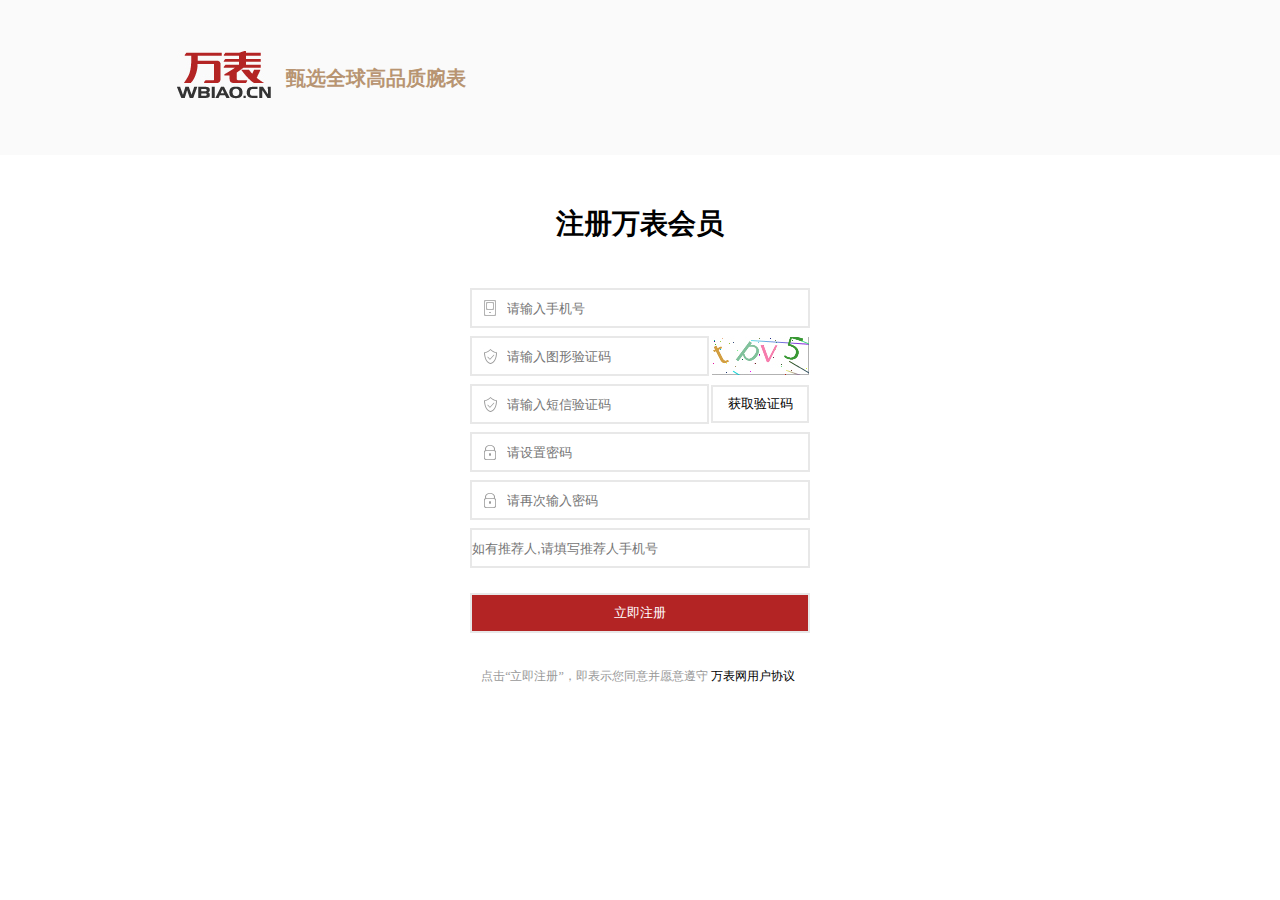
<file: zhuce.html>
<!DOCTYPE html>
<html>

<head>
	<meta charset="utf-8">
	<title>注册</title>
	<link rel="stylesheet" type="text/css" href="css/pc_com.css" />
	<link rel="stylesheet" type="text/css" href="css/register.css" />
</head>

<body>
	<!-- 注册页面头部开始 -->
	<div class="wregister">
		<div class="register">
			<div class="register-logo">
				<a href="index.html">
					<img src="img/zhucetupian_03.jpg">
				</a>
			</div>
			<div class="register-text">
				<h4>甄选全球高品质腕表</h4>
			</div>
		</div>
	</div>
	<!-- 注册页面头部结束 -->

	<!-- 注册页面内容开始 -->
	<div class="wregister-content">
		<div class="zc-content">
			<h5>注册万表会员</h5>
			<div class="zc-input">
				<ul>
					<li><span><img src="img/zclittle_03.jpg"></span><input type="text" id="" maxlength="11" required
							placeholder="请输入手机号" /></li>
					<li><span><img src="img/zclittle_06.jpg"></span><input type="text" id="" placeholder="请输入图形验证码" />
					</li>
					<span class="yzm"><img class="img1" src="img/zhucetupian_07.jpg"></span>
					<li class="li3">
						<span><img src="img/zclittle_06.jpg"></span>
						<input class="p1" type="text" id="" placeholder="请输入短信验证码" />
					</li>
					<span class="p2"><input type="button" id="" value="获取验证码" /></span>
					<li>
						<span><img src="img/zclittle_08.jpg"></span>
						<input type="password" name="" placeholder="请设置密码" />
					</li>
					<li>
						<span><img src="img/zclittle_08.jpg"></span>
						<input type="password" name="" placeholder="请再次输入密码" />
					</li>
					<li class="li6"><input type="text" maxlength="11" placeholder="如有推荐人,请填写推荐人手机号" /></li>
					<li class="li7">
						<input type="button" name="" id="" value="立即注册" />
					</li>
					<li class="li8">
						点击“立即注册”，即表示您同意并愿意遵守
						<i style="font-size: 12px; font-weight: 500; color:#000;font-style: normal;">万表网用户协议</i>
					</li>
				</ul>

			</div>
		</div>
	</div>
	<!-- 注册页面内容结束 -->
</body>

</html>
</file>
<file: css/pc_common.css>
body,h1,h2,h3,h4,h5,h6,p,ul,li,ol,dl,dd,fieldset,legend,button,input,textarea,th,td{padding:0;margin:0;}
html{font-family:"微软雅黑";font-size:12px;background-color:#eeeee;}
.clear:after{content:"";display:block;clear:both;height:0;visibility:hidden;overflow:hidden;}
.clear{zoom:1;}
li{list-style:none;}
a{text-decoration:none;}
img{vertical-align:top;border:0;}
input,select,button,textarea{outline:none;}
textarea{resize:none;}
input[type="button"],input[input="submit"],input[input="file"] {cursor:pointer;}
</file>
<file: css/index.css>
.style_com {
  width: 1200px;
  margin: 0 auto;
}
body {
  background: #f5f5f5;
}
.w-container {
  width: 100%;
  background-color: #fff;
}

.content_com {
  padding-top: 48px;
}
.content_com .box {
  height: 28px;
  line-height: 28px;
  margin-bottom: 16px;
  display: flex;
  justify-content: space-between;
}
.content_com .box h3 {
  font-size: 20px;
  color: #4a4a4a;
  margin: 0 21px 0 8px;
}
.content_com .box > p {
  font-size: 12px;
  color: #666666;
}

/* 板块2 */
.container_2 {
  height: 460px;
  position: relative;
  overflow: hidden;
}
.banner img {
  position: absolute;
  top: 50%;
  left: 50%;
  transform: translate(-50%, -50%);
}

/* 板块3 */
.news {
  display: flex;
  justify-content: space-between;
  /* overflow: hidden; */
}
.news img {
  margin-top: 10px;
  transition: 0.3s;
}

.news a :hover {
  box-shadow: 3px 3px 10px rgba(0, 0, 0, 0.5);
  transform: translateY(-5px);
}

/* 板块4 */
.container_4 {
  transition: 0.3s;
}

.shop .box h3 {
  color: #cc5252;
}
.shop .box div {
  display: flex;
}
.shop .box div p {
  display: block;
  background: #cc5252;
  width: 290px;
  height: 28px;
  border-radius: 14px;
  font-size: 12px;
  color: #e0b8b8;
  padding-left: 22px;
}
.shop .box div p span {
  font-size: 14px;
  color: #ffffff;
}
.shop1 {
  display: flex;
  justify-content: space-between;
}
.shop1 div:nth-of-type(1),
.used1 > div,
.talent1 > div,
.ranking1 > div,
.data1 > div {
  position: relative;
  text-align: center;
}
.shop1 div:nth-of-type(1) img {
  width: 392px;
  height: 280px;
}

.shop1 div {
  transition: 0.3s;
}
.shop1 > div:hover {
  box-shadow: 3px 3px 10px rgba(0, 0, 0, 0.5);
  transform: translateY(-5px);
}
.shop1 > div:nth-of-type(1) span,
.used1 div span,
.talent1 div span,
.ranking1 div span,
.data1 div span {
  display: block;
  width: 392px;
  position: absolute;
  bottom: 30px;
  color: #ffffff;
}
.shop1 div:nth-of-type(1) span h4,
.used1 h4,
.talent1 h4,
.ranking1 h4,
.data1 h4 {
  font-size: 20px;
  margin-bottom: 5px;
}
.shop1 div:nth-of-type(1) span p,
.used1 div p,
.talent1 div p,
.ranking1 div p,
.data1 div p {
  font-size: 12px;
}
.shop1 ul {
  width: 594px;
  display: flex;
  text-align: center;
}
.shop1 li {
  width: 198px;
  font-size: 12px;
  background: #ffffff;
  transition: 0.3s;
}
.shop1 li:hover {
  box-shadow: 3px 3px 10px rgba(0, 0, 0, 0.5);
  transform: translateY(-5px);
}
.shop1 li img {
  width: 198px;
  height: 198px;
}
.shop1 li p:nth-of-type(1),
.used1 li p:nth-of-type(1) {
  color: #666666;
  margin-top: 3px;
}
.shop1 li p:nth-of-type(2) {
  width: 98px;
  display: flex;
  line-height: 20px;
  margin: 8px auto 4px;
}
.shop1 li p:nth-of-type(2) span:nth-of-type(1) {
  display: block;
  width: 43px;
  height: 20px;
  background: #ba3f3f;
  border-radius: 7px 0 0 7px;
}
.shop1 li p:nth-of-type(2) span:nth-of-type(2) {
  display: block;
  width: 55px;
  height: 20px;
  color: #cc5252;
  background: #f2f2f2;
  border-radius: 0 7px 7px 0;
}
.shop1 li p:nth-of-type(3) {
  color: #999999;
  text-decoration: line-through;
}
.shop1 div:nth-of-type(2) {
  width: 190px;
  font-size: 12px;
  text-align: center;
  overflow: hidden;
  background: #ffffff;
}
.shop1 div:nth-of-type(2) .look {
  width: 142px;
  height: 205px;
  background: #b34747;
  margin: 24px auto 15px;
}
.shop1 div:nth-of-type(2) .look img {
  width: 59px;
  height: 34px;
  margin: 56px auto 4px;
}
.shop1 div:nth-of-type(2) .look p {
  font-size: 14px;
  color: #ffffff;
  font-weight: bold;
}
.shop1 div:nth-of-type(2) .look > span {
  display: block;
  width: 72px;
  height: 24px;
  border-radius: 9px;
  border: 1px solid #ffffff;
  text-align: center;
  line-height: 22px;
  margin: 0 auto;
  font-size: 12px;
  color: #e5c2c0;
  margin-top: 40px;
}
.shop1 div:nth-of-type(2) > img {
  width: 48px;
  height: 14px;
}

/* 板块5 */

.used1 {
  display: flex;
  justify-content: space-between;
  text-align: center;
}
.used1 > div {
  transition: 0.3s;
}
.used1 > div:hover {
  box-shadow: 3px 3px 10px rgba(0, 0, 0, 0.5);
  transform: translateY(-5px);
}
.used1 ul {
  width: 796px;
  height: 280px;
  display: flex;
}
.used1 li {
  width: 25%;
  background: #ffffff;
  transition: 0.3s;
}
.used1 li:hover {
  box-shadow: 3px 3px 10px rgba(0, 0, 0, 0.5);
  transform: translateY(-5px);
}
.used1 li img {
  width: 199px;
  height: 199px;
}
.used1 li p:nth-of-type(2) {
  display: block;
  width: 69px;
  height: 16px;
  line-height: 16px;
  text-align: center;
  background: #e05050;
  color: #ffffff;
  border-radius: 5px;
  margin: 8px auto 5px;
}
.used1 li p:nth-of-type(3) {
  font-size: 10px;
  color: #b34747;
}
.used1 li p:nth-of-type(3) span {
  color: #999999;
  text-decoration: line-through;
  margin-left: 5px;
}

/* 板块6 */
.container_6 {
}
.talent1 {
  display: flex;
  justify-content: space-between;
}
.talent1 ul {
  width: 796px;
  height: 280px;
  display: flex;
  flex-wrap: wrap;
  justify-content: space-between;
}
.talent1 li {
  width: 392px;
  height: 174px;
  position: relative;
  transition: 0.3s;
}
.talent1 li:hover {
  box-shadow: 3px 3px 10px rgba(0, 0, 0, 0.5);
  transform: translateY(-5px);
}
.talent1 li:nth-of-type(1),
.talent1 li:nth-of-type(2) {
  margin-bottom: 12px;
}
.talent1 li > span {
  display: block;
  width: 88px;
  height: 26px;
  border: 1px solid #cb9952;
  text-align: center;
  line-height: 24px;
  color: #cb9952;
  border-radius: 12px;
  position: absolute;
  top: 110px;
  left: 32px;
}
.talent .box {
  width: 420px;
}
.box > span {
  display: block;
  width: 72px;
  height: 28px;
  background: #e6e6e6;
  text-align: center;
}
.box > span:hover {
  background: #333333;
  color: #f2d291;
}

/* 板块7*/
.container_7 {
}
.ranking .box > div {
  display: flex;
  justify-content: space-between;
  width: 320px;
}
.box div > span,
.brand div > span {
  display: block;
  width: 72px;
  height: 28px;
  background: #e6e6e6;
  text-align: center;
}
.box div > span:hover {
  background: #333333;
  color: #f2d291;
}
.ranking1 {
  display: flex;
  justify-content: space-between;
}
.ranking1 > img {
  width: 392px;
  height: 280px;
}
.ranking1 ul {
  width: 392px;
  height: 280px;
  display: flex;
}
.ranking1 ul:nth-of-type(1) {
  background: #ffffff;
}
.ranking1 ul:nth-of-type(1) li:nth-of-type(1) img {
  margin: 0 20px;
}
.ranking1 ul:nth-of-type(1) li:nth-of-type(2) img {
  margin: 70px 0 7px;
}
.ranking1 ul:nth-of-type(1) li:nth-of-type(2) p:nth-of-type(1) {
  font-size: 16px;
  color: #333333;
  margin-bottom: 6px;
}
.ranking1 ul:nth-of-type(1) li:nth-of-type(2) p:nth-of-type(2) {
  font-size: 10px;
  color: #cc995c;
  margin-bottom: 26px;
}
.ranking1 ul:nth-of-type(1) li:nth-of-type(2) p:nth-of-type(2) span {
  color: #999999;
}
.ranking1 ul:nth-of-type(1) li:nth-of-type(2) p:nth-of-type(3) {
  display: block;
  width: 89px;
  height: 29px;
  line-height: 25px;
  font-size: 11px;
  border: 2px solid #cc9952;
  color: #cc9952;
  border-radius: 15px;
  text-align: center;
}

.ranking1 ul:nth-of-type(2) {
  flex-wrap: wrap;
  justify-content: space-between;
}
.ranking1 ul:nth-of-type(2) li {
  width: 190px;
  height: 134px;
  background: #ffffff;
  position: relative;
}
.ranking1 ul:nth-of-type(2) li img {
  position: absolute;
  top: 50%;
  left: 50%;
  transform: translate(-50%, -50%);
}
.ranking1 ul:nth-of-type(2) li span {
  display: block;
  color: #cc9957;
  font-size: 10px;
  margin: 12px 0 0 7px;
}

/* 板块8 */
.container_8 {
}
.brand {
}
.brand .box > div {
  display: flex;
  justify-content: space-between;
  width: 480px;
}
.brand ul:nth-of-type(1) {
  display: flex;
  flex-wrap: wrap;
  justify-content: space-between;
}
.brand ul:nth-of-type(1) li {
  width: 594px;
  height: 260px;
  margin-bottom: 12px;
}
.brand ul:nth-of-type(2) {
  display: flex;
  justify-content: space-between;
}

/* 板块9 */
.container_9 {
}
.data1 {
  display: flex;
  justify-content: space-between;
}
.data1 ul {
  width: 796px;
  display: flex;
  justify-content: space-between;
}
.data1 li {
  width: 190px;
  height: 280px;
  background: #ffffff url(../img/52d1c7599.png) no-repeat;
  position: relative;
}
.data1 li p:nth-of-type(1) {
  display: block;
  height: 120px;
  width: 190px;
  background: #ffffff;
  font-size: 12px;
  color: #333333;
  line-height: 18px;
  padding: 12px 0 0 21px;
  position: absolute;
  top: 160px;
}
.data1 li p:nth-of-type(2) {
  display: block;
  width: 150px;
  height: 46px;
  background: #ffffff;
  display: flex;
  justify-content: space-between;
  align-items: center;
  font-size: 12px;
  color: #999999;
  border-top: 1px dashed #eeeeee;
  position: absolute;
  bottom: 0;
  left: 50%;
  margin-left: -75px;
  z-index: 100;
  padding-bottom: 5px;
}
.data1 li p:nth-of-type(2) span:nth-of-type(1) {
  display: flex;
  line-height: 24px;
}
.data1 li p:nth-of-type(2) img {
  width: 24px;
  height: 24px;
  border-radius: 50%;
  margin-right: 4px;
}

/* 板块10 */
.container_10 {
}
.service ul,
.share ul,
.like ul {
  display: flex;
  justify-content: space-between;
}
.service li {
  width: 291px;
  height: 240px;
  position: relative;
}
.service li p {
  display: block;
  width: 291px;
  text-align: center;
  position: absolute;
  top: 24px;
}
.service li p span:nth-of-type(1) {
  display: block;
  font-size: 16px;
  color: #cc9952;
}
.service li p span:nth-of-type(2) {
  display: block;
  font-size: 12px;
  color: #666666;
  margin-top: 6px;
}

/* 板块11 */
.container_11 {
}
.share li {
  width: 291px;
  height: 274px;
}
.share p {
  display: block;
  width: 291px;
  height: 74px;
  background: #ffffff;
  font-size: 14px;
  color: #666666;
  text-align: center;
  padding-top: 18px;
}

/* 板块12 */
.container_12 {
  text-align: center;
}
.like li {
  width: 291px;
  height: 320px;
  background: #ffffff;
  font-size: 12px;
  padding-top: 16px;
}
.like li h5 {
  font-weight: normal;
  color: #666666;
  margin: 10px auto 4px;
}
.like li p {
  color: #999999;
  margin-bottom: 5px;
}
.like li span {
  color: #cc9952;
}
.like > img {
  margin: 21px auto 60px;
}
</file>
<file: css/headerAndFooter-pr.css>
.container {
  width: 1200px;
  margin: 0 auto;
}

/* 头部 上 */
header .top {
  background-color: #f4f4f4;
}
header .top .container {
  height: 28px;
  font-size: 12px;
  color: #999;
  display: flex;
  justify-content: space-between;
  align-items: center;
}
header .top span {
  color: #998c59;
}
header .top ul li {
  float: left;
  padding: 0 19px;
}
header .top ul .sp {
  color: #ae0f17;
  border-right: 1px solid #dedee3;
}
header .top ul li:last-child {
  border-left: 1px solid #dedee3;
}
/* 头部 中间 */
header > .container {
  background-color: #fff;
}
header .container .middle {
  height: 115px;
  box-sizing: border-box;
  padding-left: 13px;
  display: flex;
  justify-content: space-between;
  align-items: center;
}
header .container .middle h1 {
  line-height: 51px;
}
header .container .middle h1 span {
  font-weight: bold;
  font-size: 18px;
  color: #ac8464;
  margin-left: 19px;
}
header .container .middle .search {
  border: 1px solid #ddd;
  border-right: 0;
  border-radius: 4px;
  height: 38px;
  width: 390px;
  line-height: 38px;
  color: #ccc;
  box-sizing: border-box;
  display: flex;
  justify-content: space-between;
  align-items: center;
  padding-left: 8px;
}
header .container .middle .search input {
  border: 0;
  width: 70%;
  height: 90%;
  color: #ccc;
}
header .container .middle .search button {
  height: 100%;
  padding: 0 23px;
  color: #fff;
  background-color: #b53939;
  border: 0;
  border-left: 1px solid #ddd;
  border-radius: 0 4px 4px 0;
}
header .container .middle .qrcode {
  width: 286px;
  height: 95px;
  align-self: flex-end;
  display: flex;
  justify-content: space-between;
}
header .container .middle .qrcode > div {
  width: 80px;
  height: 24px;
  background-color: #bf4646;
  color: #fff;
  font-size: 10px;
  text-align: center;
  line-height: 24px;
  position: relative;
}
header .container .middle .qrcode > div::after {
  content: "";
  width: 0;
  height: 0;
  display: block;
  border: 8px solid transparent;
  border-bottom: 8px solid #bf4646;
  position: absolute;
  right: -8px;
  bottom: 0;
}
/* 头部 商品 二级 */
header .container .nav {
  height: 50px;
  font-size: 12px;
}
header .container .nav .all_products {
  color: #666;
  width: 200px;
  height: 50px;
  background-color: #bf4646;
  box-sizing: border-box;
  line-height: 50px;
  position: relative;
  float: left;
  margin-right: 21px;
  /* overflow: hidden; */
}
header .container .nav .all_products > span {
  padding-left: 10px;
  color: #fff;
  cursor: pointer;
}
header .container .nav .all_products img {
  position: absolute;
  right: 16px;
  top: 19px;
  cursor: pointer;
}
header .container .nav .all_products ul {
  background-color: #e6e6e7;
  padding-left: 10px;
  z-index: 50;
  /* display: none; */
  position: absolute;
  height: 460px;
  transition: 0.3s;
  width: 200px;
  box-sizing: border-box;
}
header .container .nav .all_products ul li {
  position: relative;
  height: 51px;
  line-height: 51px;
  /* border-bottom: 1px solid #e2dcdc; */
}
header .container .nav .all_products ul li .nav3 {
  display: none;
  position: absolute;
  top: 0;
  left: 190px;
  padding-left: 20px;
  transition: 0.2s linear;
  width: 530px;
  height: 270px;
  background-color: #fff;
  overflow: auto;
}
/* 滚动条样式 */
::-webkit-scrollbar {
  width: 10px;
  height: 30px;
}

::-webkit-scrollbar-track,
::-webkit-scrollbar-thumb {
  border-radius: 999px;
  /*border: 10px solid transparent;*/
}
/*定义滚动条轨道 内阴影+圆角*/
::-webkit-scrollbar-track {
  /*box-shadow: 1px 1px 5px rgba(0, 0, 0, 0.2) inset;*/
  background: #fff;
}
/*定义滑块 内阴影+圆角*/
::-webkit-scrollbar-thumb {
  min-height: 10px;
  background-clip: content-box;
  /*box-shadow: 0 0 0 5px rgba(0, 0, 0, 0.2) inset;*/
  background: #999999;
}

::-webkit-scrollbar-corner {
  background: transparent;
}

::-webkit-scrollbar-thumb:hover {
  background: #a8a8a8;
}
header .container .nav .all_products ul .nav2-1:hover .nav3 {
  display: block;
}
header .container .nav .all_products ul .nav2-1 .nav2-1-1 {
  border-bottom: 1px solid #e2dcdc;
  position: relative;
  margin-right: 10px;
}
header .container .nav .all_products ul .nav2-1 .nav2-1-1 > * {
  margin-right: 3px;
}
header .container .nav .all_products ul li .nav3 h4 {
  /* float: left; */
  width: 100%;
  height: 30px;
  line-height: 30px;
  font-size: 12px;
  color: #999999;
  float: left;
}
header .container .nav .all_products ul li .nav3 .nav3-item {
  float: left;

  position: relative;
  width: 120px;
  height: 80px;
  /* background-color: turquoise; */
}
header .container .nav .all_products ul li .nav3 .nav3-item a,
header .container .nav .all_products ul li .nav3 .nav3-item img {
  position: static;
  top: 0;
  left: 0;
  display: block;
  float: left;
  width: 120px;
  height: 50px;
  margin-top: 8px;
}
header .container .nav .all_products ul li .nav3 .nav3-item .shadow {
  position: absolute;
  width: 120px;
  height: 80px;
  z-index: 1000;
  line-height: 80px;
  font-size: 12px;
  text-align: center;
  top: 0;
  left: 0;
  color: #fff;
  background-color: #ccaa7a;
  display: none;
}
header .container .nav .all_products ul li .nav3 .nav3-item a:hover .shadow {
  display: block;
}
header .container .nav .all_products ul li > * {
  margin-right: 3px;
  cursor: pointer;
}
header .container .nav .all_products ul b {
  color: #4d4d4d;
}
/* 二级导航 事件  */
header .container .nav .all_products:hover {
  overflow: visible;
}
header .container .nav .all_products:hover ul {
  /* display: block; */
  height: 460px;
}
/* 二级导航 选中 事件 */
header .container .nav .all_products ul .selected {
  display: block;
}

/* 子页面导航 */
header .container .nav .nav1 {
  height: 50px;
}
header .container .nav .nav1 li {
  float: left;
  padding: 19px 0 16px 0;
  box-sizing: border-box;
  margin: 0 12px;
  position: relative;
}
header .container .nav .nav1 li:nth-of-type(7)::after {
  position: absolute;
  content: "";
  display: block;
  width: 0;
  height: 0;
  border: 4px solid #b84949;
  border-radius: 50%;
  top: 12px;
  right: -7px;
}
/* 子页面 事件 */
header .container .nav .nav1 li:hover {
  border-bottom: 3px solid #b84949;
}
header .container .nav .nav1 li .selected {
  border-bottom: 3px solid #b84949;
  padding-bottom: 14px;
}

/* 页脚 */
footer .top .container {
  font-size: 12px;
  color: #666;
  display: flex;
  justify-content: space-around;
  align-items: center;
  line-height: 38px;
  height: 70px;
}
footer .top .container img {
  margin-right: 11px;
}

/* 页脚 中间 部分  上面*/
footer .middle {
  height: 440px;
  background-color: #333;
}
footer .middle .up {
  height: 220px;
  overflow: hidden;
}
footer .middle .up .container {
  height: 130px;
  margin-top: 47px;
  display: flex;
  color: #999;
  font-size: 12px;
}
footer .middle .up .container .tel h4 {
  color: #ccaa7a;
  margin-bottom: 23px;
}
footer .middle .up .container .tel h5 {
  color: #ccaa7a;
  font-size: 23px;
  margin-bottom: 9px;
}
footer .middle .up .container .tel p {
  margin-bottom: 19px;
}
footer .middle .up .container .tel > div {
  padding: 12px 41px;
  border-radius: 30px;
  border: 1px solid #999;
  text-align: center;
  cursor: pointer;
}
/* 页脚 中间 部分  上面  新手指南*/
footer .middle .up .container .info {
  margin-left: 123px;
}
footer .middle .up .container .info dl {
  float: left;
  overflow: hidden;
  width: 104px;
}
footer .middle .up .container .info dl dt {
  color: #ccc;
  margin-bottom: 22px;
}
footer .middle .up .container .info dl dd {
  margin-bottom: 17px;
}
footer .middle .up .container .about_us {
  width: 112px;
  text-align: center;
  margin: 7px 0 0 190px;
}
footer .middle .up .container .about_us img {
  margin-bottom: 11px;
}

/* 页脚 中间 部分     下面 */
footer .middle .down {
  height: 220px;
  color: #999;
  font-size: 12px;
  text-align: center;
  display: flex;
  flex-flow: column nowrap;
  justify-content: center;
  align-items: center;
}
footer .middle .down ul {
  margin-bottom: 34px;
}
footer .middle .down ul li {
  float: left;
  padding: 0 12px;
}
footer .middle .down p {
  line-height: 28px;
}
footer .middle .down b {
  color: #666;
}
/* 网监底部 */
footer .bottom {
  height: 150px;
  background-color: #eee;
  display: flex;
  flex-direction: column;
  justify-content: center;
  font-size: 12px;
  color: #999;
}
footer .bottom > * {
  display: flex;
  justify-content: center;
  align-items: center;
  margin: 16px;
}
footer .bottom ul li {
  padding: 0 11px;
}
footer .bottom .net_police img:nth-of-type(1) {
  padding: 0 12px;
  width: 98px;
  height: 38px;
}
footer .bottom .net_police img:nth-of-type(2) {
  padding: 0 12px;
  width: 98px;
  height: 36px;
}
footer .bottom .net_police img:nth-of-type(3) {
  padding: 0 12px;
  width: 98px;
  height: 30px;
}
</file>
<file: css/headerAndFooter.css>
.container {
  width: 1200px;
  margin: 0 auto;
}

/* 头部 上 */
header .top {
  background-color: #f4f4f4;
}
header .top .container {
  height: 28px;
  font-size: 12px;
  color: #999;
  display: flex;
  justify-content: space-between;
  align-items: center;
}
header .top span {
  color: #998c59;
}
header .top ul li {
  float: left;
  padding: 0 19px;
}
header .top ul .sp {
  color: #ae0f17;
  border-right: 1px solid #dedee3;
}
header .top ul li:last-child {
  border-left: 1px solid #dedee3;
}
/* 头部 中间 */
.w-container {
  width: 100%;
  background-color: #fff;
}
header .container .middle {
  height: 115px;
  box-sizing: border-box;
  padding-left: 13px;
  display: flex;
  justify-content: space-between;
  align-items: center;
}
header .container .middle h1 {
  line-height: 51px;
}
header .container .middle h1 span {
  font-weight: bold;
  font-size: 18px;
  color: #ac8464;
  margin-left: 19px;
}
header .container .middle .search {
  border: 1px solid #ddd;
  border-right: 0;
  border-radius: 4px;
  height: 38px;
  width: 390px;
  line-height: 38px;
  color: #ccc;
  box-sizing: border-box;
  display: flex;
  justify-content: space-between;
  align-items: center;
  padding-left: 8px;
}
header .container .middle .search input {
  border: 0;
  width: 70%;
  height: 90%;
  color: #333;
}
header .container .middle .search button {
  height: 100%;
  padding: 0 23px;
  color: #fff;
  background-color: #b53939;
  border: 0;
  border-left: 1px solid #ddd;
  border-radius: 0 4px 4px 0;
}
header .container .middle .qrcode {
  width: 286px;
  height: 95px;
  align-self: flex-end;
  display: flex;
  justify-content: space-between;
}
header .container .middle .qrcode > div {
  width: 80px;
  height: 24px;
  background-color: #bf4646;
  color: #fff;
  font-size: 10px;
  text-align: center;
  line-height: 24px;
  position: relative;
}
header .container .middle .qrcode > div::after {
  content: "";
  width: 0;
  height: 0;
  display: block;
  border: 8px solid transparent;
  border-bottom: 8px solid #bf4646;
  position: absolute;
  right: -8px;
  bottom: 0;
}
/* 头部 商品 二级 */
header .container .nav {
  height: 50px;
  font-size: 12px;
}
header .container .nav .all_products {
  color: #666;
  width: 200px;
  height: 50px;
  background-color: #bf4646;
  box-sizing: border-box;
  line-height: 50px;
  position: relative;
  float: left;
  margin-right: 21px;
  /* overflow: hidden; */
}
header .container .nav .all_products > span {
  padding-left: 10px;
  color: #fff;
  cursor: pointer;
}
header .container .nav .all_products img {
  position: absolute;
  right: 16px;
  top: 19px;
  cursor: pointer;
}
header .container .nav .all_products ul {
  background-color: #e6e6e7;
  padding-left: 10px;
  z-index: 50;
  display: none;
  position: absolute;
  width: 200px;
  height: 460px;
  box-sizing: border-box;
}
header .container .nav .all_products ul li {
  position: relative;
  height: 51px;
  /* border-bottom: 1px solid #e2dcdc; */
}
header .container .nav .all_products ul li .nav3 {
  display: none;
  position: absolute;
  top: 0;
  left: 190px;
  padding-left: 20px;
  transition: 0.2s linear;
  width: 530px;
  height: 270px;
  background-color: #fff;
  overflow: auto;
}
/* 滚动条样式 */
::-webkit-scrollbar {
  width: 10px;
  height: 30px;
}

::-webkit-scrollbar-track,
::-webkit-scrollbar-thumb {
  border-radius: 999px;
  /*border: 10px solid transparent;*/
}
/*定义滚动条轨道 内阴影+圆角*/
::-webkit-scrollbar-track {
  /*box-shadow: 1px 1px 5px rgba(0, 0, 0, 0.2) inset;*/
  background: #fff;
}
/*定义滑块 内阴影+圆角*/
::-webkit-scrollbar-thumb {
  min-height: 10px;
  background-clip: content-box;
  /*box-shadow: 0 0 0 5px rgba(0, 0, 0, 0.2) inset;*/
  background: #999999;
}

::-webkit-scrollbar-corner {
  background: transparent;
}

::-webkit-scrollbar-thumb:hover {
  background: #a8a8a8;
}
header .container .nav .all_products ul .nav2-1:hover .nav3 {
  display: block;
}
header .container .nav .all_products ul .nav2-1 .nav2-1-1 {
  border-bottom: 1px solid #e2dcdc;
  position: relative;
  margin-right: 10px;
}
header .container .nav .all_products ul .nav2-1 .nav2-1-1 > * {
  margin-right: 3px;
}
header .container .nav .all_products ul li .nav3 h4 {
  /* float: left; */
  width: 100%;
  height: 30px;
  line-height: 30px;
  font-size: 12px;
  color: #999999;
  float: left;
}
header .container .nav .all_products ul li .nav3 .nav3-item {
  float: left;

  position: relative;
  width: 120px;
  height: 80px;
  /* background-color: turquoise; */
}
header .container .nav .all_products ul li .nav3 .nav3-item a,
header .container .nav .all_products ul li .nav3 .nav3-item img {
  position: static;
  top: 0;
  left: 0;
  display: block;
  float: left;
  width: 120px;
  height: 50px;
  margin-top: 8px;
}
header .container .nav .all_products ul li .nav3 .nav3-item .shadow {
  position: absolute;
  width: 120px;
  height: 80px;
  z-index: 1000;
  line-height: 80px;
  font-size: 12px;
  text-align: center;
  top: 0;
  left: 0;
  color: #fff;
  background-color: #ccaa7a;
  display: none;
}
header .container .nav .all_products ul li .nav3 .nav3-item a:hover .shadow {
  display: block;
}
header .container .nav .all_products ul li > * {
  margin-right: 3px;
  cursor: pointer;
}
header .container .nav .all_products ul b {
  color: #4d4d4d;
}
/* 二级导航 事件  */
header .container .nav .all_products:hover ul {
  display: block;
}
/* 二级导航 选中 事件 */
header .container .nav .all_products ul .selected {
  display: block;
}

/* 子页面导航 */
header .container .nav .nav1 {
  height: 50px;
}
header .container .nav .nav1 li {
  float: left;
  padding: 19px 0 16px 0;
  box-sizing: border-box;
  margin: 0 12px;
  position: relative;
}
header .container .nav .nav1 li:nth-of-type(7)::after {
  position: absolute;
  content: "";
  display: block;
  width: 0;
  height: 0;
  border: 4px solid #b84949;
  border-radius: 50%;
  top: 12px;
  right: -7px;
}
/* 子页面 事件 */
header .container .nav .nav1 li:hover {
  border-bottom: 3px solid #b84949;
}
header .container .nav .nav1 li .selected {
  border-bottom: 3px solid #b84949;
  padding-bottom: 14px;
}

/* 页脚 */
footer .top .container {
  font-size: 12px;
  color: #666;
  display: flex;
  justify-content: space-around;
  align-items: center;
  line-height: 38px;
  height: 70px;
}
footer .top .container img {
  margin-right: 11px;
}

/* 页脚 中间 部分  上面*/
footer .middle {
  height: 440px;
  background-color: #333;
}
footer .middle .up {
  height: 220px;
  overflow: hidden;
}
footer .middle .up .container {
  height: 130px;
  margin-top: 47px;
  display: flex;
  color: #999;
  font-size: 12px;
}
footer .middle .up .container .tel h4 {
  color: #ccaa7a;
  margin-bottom: 23px;
}
footer .middle .up .container .tel h5 {
  color: #ccaa7a;
  font-size: 23px;
  margin-bottom: 9px;
}
footer .middle .up .container .tel p {
  margin-bottom: 19px;
}
footer .middle .up .container .tel > div {
  padding: 12px 41px;
  border-radius: 30px;
  border: 1px solid #999;
  text-align: center;
  cursor: pointer;
}
/* 页脚 中间 部分  上面  新手指南*/
footer .middle .up .container .info {
  margin-left: 123px;
}
footer .middle .up .container .info dl {
  float: left;
  overflow: hidden;
  width: 104px;
}
footer .middle .up .container .info dl dt {
  color: #ccc;
  margin-bottom: 22px;
}
footer .middle .up .container .info dl dd {
  margin-bottom: 17px;
}
footer .middle .up .container .about_us {
  width: 112px;
  text-align: center;
  margin: 7px 0 0 190px;
}
footer .middle .up .container .about_us img {
  margin-bottom: 11px;
}

/* 页脚 中间 部分     下面 */
footer .middle .down {
  height: 220px;
  color: #999;
  font-size: 12px;
  text-align: center;
  display: flex;
  flex-flow: column nowrap;
  justify-content: center;
  align-items: center;
}
footer .middle .down ul {
  margin-bottom: 34px;
}
footer .middle .down ul li {
  float: left;
  padding: 0 12px;
}
footer .middle .down p {
  line-height: 28px;
}
footer .middle .down b {
  color: #666;
}
/* 网监底部 */
footer .bottom {
  height: 150px;
  background-color: #eee;
  display: flex;
  flex-direction: column;
  justify-content: center;
  font-size: 12px;
  color: #999;
}
footer .bottom > * {
  display: flex;
  justify-content: center;
  align-items: center;
  margin: 16px;
}
footer .bottom ul li {
  padding: 0 11px;
}
footer .bottom .net_police img:nth-of-type(1) {
  padding: 0 12px;
  width: 98px;
  height: 38px;
}
footer .bottom .net_police img:nth-of-type(2) {
  padding: 0 12px;
  width: 98px;
  height: 36px;
}
footer .bottom .net_police img:nth-of-type(3) {
  padding: 0 12px;
  width: 98px;
  height: 30px;
}
</file>
<file: css/yq_details.css>
.xq_nav .container {
  height: 100px;
  display: flex;
  justify-content: space-between;
  align-items: center;
  padding: 0 10px 0 58px;
  box-sizing: border-box;
}
.xq_nav .container .logo {
  display: flex;
  justify-content: space-between;
  align-items: center;
}
.xq_nav .container .logo img {
  margin-right: 49px;
}
.xq_nav .container .logo .shop h6 {
  color: #666;
  margin-bottom: 7px;
  font-weight: bold;
}
.xq_nav .container .logo .shop h6 span {
  color: #fff;
  font-size: 12px;
  display: inline-block;
  padding: 3px 9px;
  border-radius: 25px;
  background-color: #cc5252;
  margin-left: 7px;
}
.xq_nav .container .logo .shop p {
  color: #999;
  font-size: 12px;
}
.xq_nav .container .logo + div {
  overflow: hidden;
}

.xq_nav .container .search {
  padding-left: 15px;
  border: 1px solid #cc5252;
  border-radius: 25px 0 0 25px;
}
.xq_nav .container .logo + div > * {
  float: left;
  height: 38px;
  box-sizing: border-box;
}
.xq_nav .container .search input {
  height: 36px;
  box-sizing: border-box;
  border: 0;
}
.xq_nav .container .search input::-webkit-input-placeholder {
  color: #ccc;
}
.xq_nav .container .logo + div button {
  border: 0;
  color: #fff;
  background-color: #cc5252;
  width: 60px;
  text-align: center;
  cursor: pointer;
}
.xq_nav .container .logo + div button:last-of-type {
  background-color: #666;
  border-radius: 0 25px 25px 0;
}

/* 广告区 */
.xq_banner {
  height: 164px;
  position: relative;
  overflow: hidden;
}
.xq_banner img {
  height: 100%;
  position: absolute;
  left: 50%;
  transform: translateX(-50%);
}
.xq_banner .bottom {
  width: 100%;
  height: 44px;
  color: #ccc;
  background-color: rgba(0, 0, 0, 0.7);
  position: absolute;
  bottom: 0;
  z-index: 5;
}
.xq_banner .bottom .container {
  height: 100%;
  display: flex;
  justify-content: space-between;
  align-items: center;
}
.xq_banner .bottom .container ul li {
  float: left;
  margin-left: 49px;
  line-height: 41px;
  box-sizing: border-box;
  border-bottom: 3px solid transparent;
}
.xq_banner .bottom .container ul li:hover {
  border-bottom: 3px solid #fff;
}
.xq_banner .bottom .container ul li.selected {
  border-bottom: 3px solid #fff;
}
.xq_banner .bottom .container > div {
  background-color: #333;
  color: #fff;
  width: 117px;
  text-align: center;
  line-height: 44px;
  cursor: pointer;
}
.xq_banner .bottom .container > div i {
  margin-right: 6px;
}
/* 小导航 */
.xq_little-title {
  background-color: #f1f1f1;
}
.xq_little-title .container {
  height: 36px;
  display: flex;
  justify-content: space-between;
  align-items: center;
  color: #666;
  font-size: 12px;
}
.xq_little-title .container b {
  margin: 0 5px;
}
.xq_little-title .container em {
  color: #cc9952;
  border: 1px solid #cc9952;
  padding: 0 7px;
  border-radius: 30px;
  cursor: pointer;
}
.xq_little-title .container strong {
  padding-left: 5px;
  margin-left: 5px;
  border-left: 1px solid #ccc;
  cursor: pointer;
}
/* 选款式 */
.xq_buy {
  height: 844px;
  overflow: hidden;
}
.xq_buy .container {
  height: 804px;
  margin-top: 20px;
  display: flex;
  justify-content: space-between;
}

/* 左边 */
.xq_buy .container .left {
  height: 100%;
  width: 500px;
}
.xq_buy .container .left .img {
  box-sizing: border-box;
  width: 500px;
  height: 500px;
  border: 1px solid #ccc;
  position: relative;
  cursor: zoom-in;
}
.xq_buy .container .left .img img {
  width: 85%;
  height: 85%;
}
.xq_buy .container .left .img i {
  color: #d1d1d1;
  font-weight: bold;
  font-size: 20px;
  position: absolute;
  bottom: 10px;
  right: 10px;
}
/* 左边小图 */
.xq_buy .container .left .more_img {
  width: 100%;
  height: 114px;
  display: flex;
  justify-content: space-between;
  align-items: center;
}
.xq_buy .container .left .more_img .pic {
  width: 78px;
  height: 78px;
  border: 1px solid #ccc;
  position: relative;
  cursor: pointer;
}
.xq_buy .container .left .more_img .pic img {
  width: 85%;
  height: 85%;
  position: absolute;
  left: 0;
  right: 0;
  bottom: 0;
  top: 0;
  margin: auto;
}
.xq_buy .left .more_img .pic .mask {
  width: 100%;
  height: 100%;
  background-color: rgba(255, 255, 255, 0.4);
  position: absolute;
  top: 0;
  left: 0;
  z-index: 1;
}
.xq_buy .container .left .more_img .selected .mask {
  display: none;
}
.xq_buy .container .left .more_img i {
  font-size: 22px;
  color: #d1d1d1;
  cursor: pointer;
}
.xq_buy .container .left p {
  color: #477db3;
  font-size: 14px;
}
.xq_buy .container .left p span:first-child {
  padding-right: 8px;
  margin-right: 8px;
  border-right: 1px solid #ccc;
}
.xq_buy .container .left p span {
  cursor: pointer;
}
/* buy  右侧 */
.xq_buy .container .right {
  width: 671px;
  height: 100%;
  overflow: hidden;
}
.xq_buy .container .right h4 {
  color: #333;
  font-weight: bold;
  font-size: 16px;
  margin-top: 42px;
  margin-left: 10px;
}
.xq_buy .container .right .look_more {
  color: #666;
  font-size: 12px;
  margin-top: 12px;
  margin-left: 18px;
}
.xq_buy .container .right > p {
  margin-left: 10px;
  margin-top: 29px;
  color: #999;
  font-size: 12px;
  display: flex;
  justify-content: space-between;
}
.xq_buy .container .right .price_info {
  background-color: #f1f1f1;
  box-sizing: border-box;
  padding-left: 16px;
  overflow: hidden;
  height: 140px;
  border-radius: 2px;
  margin-top: 11px;
  margin-bottom: 24px;
}
.xq_buy .container .right .price_info .fenqi {
  font-size: 12px;
  margin-top: 24px;
}
.xq_buy .container .right .price_info .fenqi em:first-of-type {
  color: #e65c5c;
  margin-left: 12px;
  font-weight: bold;
}
.xq_buy .container .right .price_info .fenqi em:last-of-type {
  color: #e65c5c;
  margin-left: 19px;
  font-size: 14px;
  font-weight: bold;
}
.xq_buy .container .right .price_info .fenqi b {
  font-size: 24px;
  font-weight: bold;
  color: #e65c5c;
  margin-right: 6px;
}
.xq_buy .container .right .price_info .fenqi span {
  color: #666;
  font-weight: bold;
}
.xq_buy .container .right .price_info .fenqi i {
  color: #477db3;
  border: 1px solid #477db3;
  border-radius: 50%;
  padding: 0 6px;
  margin: 0 5px 0 12px;
}
.xq_buy .container .right .price_info .fenqi span:last-of-type {
  color: #999;
}
.xq_buy .container .right .price_info .price {
  margin-top: 16px;
  font-size: 12px;
  color: #333;
}
.xq_buy .container .right .price_info .price span:first-of-type {
  color: #999;
  margin-right: 20px;
}
.xq_buy .container .right .price_info .price em {
  font-weight: bold;
}
.xq_buy .container .right .price_info .price b {
  display: inline-block;
  padding: 3px 5px;
  border: 1px solid #333;
  border-radius: 2px;
  margin-right: 12px;
  margin-left: 8px;
}
.xq_buy .container .right .price_info .coupon {
  display: inline-block;
  margin-top: 14px;
  color: #cc3d3d;
  font-size: 12px;
  border: 1px solid #cc3d3d;
  border-radius: 2px;
  padding: 4px 12px;
}
/* 难点 选购 区域 */
.xq_buy .container .right .com {
  margin-left: 18px;
  margin-bottom: 24px;
  font-size: 12px;
  overflow: hidden;
}
.xq_buy .container .right .com > div {
  float: left;
}
.xq_buy .container .right .com .first {
  color: #999;
  margin-right: 16px;
}
/* 以上是 公共样式 */
.xq_buy .container .right .give b {
  color: #ccaa7a;
}
.xq_buy .container .right .give span {
  color: #666;
}
.xq_buy .container .right .promise ul li {
  float: left;
  list-style: disc;
  color: #ccaa7a;
  margin-left: 15px;
}
.xq_buy .container .right .promise ul li span {
  font-size: 14px;
  margin-right: 10px;
  color: #666;
}
.xq_buy .container .right .service b {
  padding: 4px 8px;
  display: inline-block;
  color: #ccaa7a;
  border: 1px solid #ccaa7a;
  border-radius: 30px;
  margin-right: 10px;
}
.xq_buy .container .right .service b i {
  background-color: #ccaa7a;
  padding: 1px 2px;
  font-size: 10px;
  border-radius: 50%;
  color: #fff;
  line-height: 10px;
  position: relative;
  bottom: 1px;
  left: 4px;
}
.xq_buy .container .right .style ul li {
  float: left;
  height: 56px;
  border: 1px solid #ccc;
  outline: 1px solid transparent;
  line-height: 56px;
  margin: 0 10px 10px 0;
  padding: 0 10px;
  cursor: pointer;
  box-sizing: border-box;
  position: relative;
}
.xq_buy .container .right .style ul {
  width: 613px;
  padding-top: 1px;
}
.xq_buy .container .right .style ul li img {
  height: 42px;
  line-height: 56px;
  vertical-align: middle;
  margin-right: 10px;
  font-size: 0;
  position: relative;
  top: -3px;
}
.xq_buy .container .right .style ul li.selected {
  border: 1px solid #666;
  outline: 1px solid #666;
}
.xq_buy .container .right .style ul li .arrow {
  display: none;
  position: absolute;
  right: 0;
  bottom: 0;
  border: 7px solid #666;
  border-top: 7px solid transparent;
  border-left: 7px solid transparent;
}
.xq_buy .container .right .style ul li:hover {
  border: 1px solid #666;
  outline: 1px solid #666;
}

/* 选购事件 */
.xq_buy .container .right .style ul li.selected .arrow {
  display: block;
}
.xq_buy .container .right .style ul li:hover .arrow {
  display: block;
}

.xq_buy .container .right .num .first {
  padding-top: 4px;
}
.xq_buy .container .right .num div:last-of-type {
  border: 1px solid #ccc;
  height: 19px;
  line-height: 19px;
}
.xq_buy .container .right .num div:last-of-type span {
  display: inline-block;
  border-left: 1px solid #ccc;
  border-right: 1px solid #ccc;
  width: 48px;
  text-align: center;
}
.xq_buy .container .right .num div:last-of-type button {
  background-color: #fff;
  border: 0;
  cursor: pointer;
}
.xq_buy .container .right .pay {
  height: 44px;
  margin-left: 10px;
  display: flex;
}
.xq_buy .container .right .pay button {
  border: 0;
  color: #666;
  background-color: #fff;
  height: 44px;
  line-height: 44px;
  border: 1px solid #ccc;
  cursor: pointer;
  padding: 0 24px;
  font-weight: bold;
  margin-right: 10px;
}
.xq_buy .container .right .pay button:first-of-type {
  color: #fff;
  background-color: #b32525;
  padding: 0 54px;
  border-color: #b32525;
}
.xq_buy .container .right .pay > div {
  font-size: 12px;
  color: #666;
  width: 4em;
  text-align: center;
}
.xq_buy .container .right .pay > div p {
  margin-top: 7px;
}

/* 热卖广告 */
.xq_ad .container img {
  width: 100%;
}

/* 主要区域  main */

.xq_main .container {
  padding-top: 50px;
  display: flex;
  justify-content: space-between;
}
.xq_main .container .left {
  width: 210px;
  box-sizing: border-box;
  border: 1px solid #f1f1f1;
  display: flex;
  flex-direction: column;
  align-items: center;
  height: auto;
}

/* 主区域左边 */
/* 180 */
.xq_main .container .left .title {
  height: 44px;
  background-color: #f1f1f1;
  font-size: 14px;
  font-weight: bold;
  color: #333;
  line-height: 44px;
  width: 100%;
  box-sizing: border-box;
  padding-left: 12px;
  cursor: pointer;
}
.xq_main .container .left .logo_shop {
  padding: 30px 0;
  width: 180px;
  text-align: center;
  border-bottom: 1px solid #ccc;
}
.xq_main .container .left .logo_shop .img {
  margin: 0 auto;
  width: 94px;
  height: 94px;
  background: url(../img/xq_logo01.jpg) no-repeat center;
  border: 1px solid #ccc;
  border-radius: 50%;
  position: relative;
  margin-bottom: 16px;
  cursor: pointer;
}
.xq_main .container .left .logo_shop .img em {
  display: block;
  color: #cc9952;
  border: 1px solid #cc9952;
  padding: 3px 7px;
  border-radius: 30px;
  position: absolute;
  top: 4px;
  right: -19px;
}
.xq_main .container .left .logo_shop p {
  font-size: 12px;
  color: #999;
  margin-top: 10px;
  display: flex;
  justify-content: center;
}
.xq_main .container .left .logo_shop p span {
  color: #333;
  margin-left: 9px;
  text-align: left;
  width: 48%;
  font-weight: bold;
}
.xq_main .container .left .logo_shop p b {
  text-align: right;
  width: 48%;
}
.xq_main .container .left .kefu {
  width: 100%;
  height: 94px;
  display: flex;
  flex-flow: row wrap;
  justify-content: space-around;
  align-content: center;
  font-size: 12px;
  color: #666;
  margin-bottom: 10px;
  border-bottom: 1px solid #f1f1f1;
}
.xq_main .container .left .kefu > div {
  height: 40%;
  width: 40%;
  line-height: 36px;
  cursor: pointer;
}
.xq_main .container .left .kefu i {
  margin-right: 8px;
  color: #666;
  font-size: 18px;
}
.xq_main .container .left .kefu i.icon-kefu {
  color: #cc9952;
}

/* 店内搜索 */
.xq_main .container .left .shop_search {
  height: 152px;
  width: 100%;
  border-bottom: 1px solid #f1f1f1;
  margin-bottom: 10px;
  display: flex;
  flex-direction: column;
  justify-content: space-around;
  align-items: center;
  color: #666;
  font-size: 12px;
}
.xq_main .container .left .shop_search input {
  border: 1px solid #ddd;
  line-height: 26px;
  width: 48px;
}
.xq_main .container .left .shop_search span {
  margin-right: 12px;
}
.xq_main .container .left .shop_search p:first-of-type input {
  width: 100px;
}
.xq_main .container .left .shop_search button {
  width: 68px;
  height: 28px;
  border: 0;
  background-color: #e65c5c;
  color: #fff;
  line-height: 28px;
  text-align: center;
  cursor: pointer;
}
.xq_main .container .left .shop_search input::-webkit-input-placeholder {
  font-size: 12px;
  font-style: italic;
  color: #999;
}
/* 可替换商品 左边 */
.xq_main .container .left .items {
  width: 175px;
  font-size: 12px;
  color: #999;
  padding-top: 34px;
}
.xq_main .container .left .items .pic {
  margin: 0 auto;
  height: 166px;
}
.xq_main .container .left .items .pic img {
  width: 100%;
  height: 166px;
}
.xq_main .container .left .items p {
  margin: 14px 0;
  text-align: center;
  font-weight: bold;
}
.xq_main .container .left .items p em {
  background-color: #f26d6d;
  padding: 2px 4px;
  border-radius: 2px;
  margin-right: 3px;
  color: #fff;
}
.xq_main .container .left .items p span {
  color: #e65c5c;
  padding-right: 6px;
  margin-right: 6px;
  border-right: 1px solid #ddd;
}
.xq_main .container .left .items h6 {
  padding-left: 10px;
  line-height: 18px;
  word-break: break-all;
}
/* 主区域  右侧 */
h3 {
  color: #666;
  font-size: 14px;
  margin-bottom: 13px;
  font-weight: bold;
}
.bb {
  /* 右侧 中心 */
  width: 920px;
  margin: 0 auto;
  overflow: hidden;
}
.xq_main .container .right {
  width: 960px;
  font-size: 12px;
  color: #666;
}
.xq_main .container .right .up {
  height: 42px;
  border-bottom: 1px solid #ddd;
  font-size: 16px;
  color: #666;
}
.xq_main .container .right .up a {
  float: left;
  padding: 12px 0;
  margin-right: 48px;
  display: block;
  box-sizing: border-box;
}
.xq_main .container .right .up a.selected {
  color: #333;
  border-bottom: 3px solid #333;
}
.xq_main .container .right .up a:hover {
  color: #333;
  border-bottom: 3px solid #333;
}
.xq_main .container .right .middle {
  margin: 20px 0;
  width: 100%;
  height: 86px;
  display: flex;
  flex-direction: column;
  justify-content: center;
  padding-left: 20px;
  background-color: #f7f7f7;
}
.xq_main .container .right .bottom .rem {
  width: 100%;
  background-color: #ccaa7a;
  color: #fff;
  box-sizing: border-box;
  padding: 28px 80px 0 54px;
  height: 136px;
}
.xq_main .container .right .bottom .rem h4 {
  font-weight: bold;
  font-size: 16px;
  margin-bottom: 8px;
}
.xq_main .container .right .bottom .rem p {
  line-height: 22px;
}
.xq_main .container .right .bottom table {
  background-color: #f4f4f4;
}
.xq_main .container .right .bottom table caption {
  height: 115px;
  background-color: #f4f4f4;
}
.xq_main .container .right .bottom table td {
  border: 1px solid #dbdbdb;
  width: 459px;
  height: 115px;
}
/* 假一赔三 */
.xq_main .container .right .bottom table i {
  display: block;
  border-radius: 50%;
  font-size: 30px;
  color: #fff;
  height: 42px;
  width: 42px;
  line-height: 46px;
  text-align: center;
  background-color: #ccaa7a;
  margin: 4px auto;
}
.xq_main .container .right .bottom table span {
  color: #9b7137;
  font-weight: bold;
  font-size: 16px;
}
.xq_main .container .right .bottom table p {
  color: #77634a;
  font-size: 14px;
  width: 234px;
  line-height: 24px;
}
.xq_main .container .right .bottom table td > div {
  float: left;
  margin-top: 24px;
}
.xq_main .container .right .bottom table td .baoz {
  text-align: center;
  margin-left: 50px;
  margin-right: 36px;
}
.xq_main .container .right .bottom table caption > div {
  float: left;
  margin-top: 24px;
}
.xq_main .container .right .bottom table caption .baoz {
  text-align: center;
  margin-left: 50px;
  margin-right: 36px;
}
.xq_main .container .right .bottom table caption .text p {
  width: auto;
}
.xq_main .container .right .bottom table caption .text span {
  display: block;
  text-align: left;
  margin-bottom: 5px;
}
/* 大图片 */
.xq_main .container .right .big_pic {
  width: 790px;
  margin: 0 auto;
}
.xq_main .container .right .big_pic img {
  width: 100%;
}
.xq_main .container .right .infomation {
  background-color: #f7f7f7;
  color: #999;
  padding: 21px 0;
  margin-top: 40px;
  margin-bottom: 40px;
}
.xq_main .container .right .infomation b {
  font-weight: bold;
}
.xq_main .container .right .infomation p {
  line-height: 24px;
}
/* 评论 */
.xq_main .container .right > h3 {
  background-color: #f7f7f7;
  line-height: 40px;
  padding-left: 12px;
}
/* 90px */
.xq_main .container .right .haopin {
  height: 90px;
  width: 100%;
  box-sizing: border-box;
  border-bottom: 1px solid #eee;
  padding-left: 16px;
  display: flex;
  justify-content: start;
  align-items: center;
  color: #ccaa7a;
}
.xq_main .container .right .haopin b {
  font-weight: bold;
  font-size: 38px;
  margin-right: 3px;
}
.xq_main .container .right .haopin em {
  font-size: 14px;
}
.xq_main .container .right .haopin > div {
  position: relative;
  margin-right: 40px;
}
.xq_main .container .right .haopin span {
  position: absolute;
  width: 3em;
  top: 0;
  right: -23px;
}
.xq_main .container .right .haopin > div:nth-of-type(2) {
  border-radius: 30px;
  border: 1px solid #ccaa7a;
  padding: 12px 26px;
}
.xq_main .container .right .haopin > div:nth-of-type(3) {
  border-radius: 30px;
  border: 1px solid #ccc;
  color: #666;
  padding: 12px 26px;
}

/* 用户反馈 */
.xq_main .container .right .react {
  overflow: hidden;
  margin: 30px 0;
}
.xq_main .container .right .react > div {
  float: left;
  padding-top: 2px;
}
.xq_main .container .right .react .head_pic {
  width: 100px;
  margin-right: 18px;
  text-align: center;
}
.xq_main .container .right .react .head_pic .img {
  margin: 0 auto;
  width: 46px;
  height: 46px;
  overflow: hidden;
  margin-bottom: 16px;
  border-radius: 50%;
  border: 1px solid #dedede;
}
.xq_main .container .right .react .head_pic .img img {
  width: 100%;
  height: 100%;
}
.xq_main .container .right .react .jvti i {
  color: #ccaa7a;
}
.xq_main .container .right .react .jvti em {
  background-color: #beb8cc;
  color: #fff;
  padding: 2px 5px;
  border-radius: 3px;
}
.xq_main .container .right .react .jvti p {
  margin: 15px 0;
}
.xq_main .container .right .react .jvti .img1 {
  overflow: hidden;
  margin-bottom: 18px;
}
.xq_main .container .right .react .jvti .img1 > div {
  float: left;
  width: 105px;
  height: 105px;
  border: 2px solid #ccc;
  margin-right: 11px;
}
.xq_main .container .right .react .jvti .img1 > div img {
  width: 100%;
  height: 100%;
}

/* 分页 */
.xq_main .container .right .choose {
  display: flex;
  justify-content: center;
  margin-top: 50px;
  margin-bottom: 70px;
}
.xq_main .container .right .choose > * {
  width: 28px;
  height: 28px;
  line-height: 28px;
  color: #999;
  font-size: 10px;
}
.xq_main .container .right .choose a {
  display: block;
  border-radius: 50%;
  text-align: center;
}
.xq_main .container .right .choose .selected {
  color: #fff;
  background-color: #cc5252;
}
footer .top {
  border-top: 1px solid #eee;
}
</file>
<file: css/gouwuche.css>
.headerxx{
	height:134px ;
	background: #fff;
}
.headerx{
	width: 1200px;
	height: 134px;
	margin: 0 auto;
}
.headerx1{
	width: 455px;
	height: 134px;
	overflow: hidden;
	float: left;
}
.headerx1 img{
	display: block;
	width: 274px;
	height: 54px;
	margin-top: 20px;
	margin-left: 163px;
}
.headerx2{
	width: 745px;
	height: 134px;
	float: left;
	position: relative;
}
.headerx2 p{
	width: 470px;
	height: 35px;
	border-bottom: 1px solid #eeeeee;
	margin-left: 137px;
}
.headerx2 ul{
	width: 624px;
	height: 35px;
	margin-left: 60px;
}
.headerx2 ul li{
	width: 156px;
	height: 35px;
	float: left;
	text-align: center;
	line-height: 35px;
	font-size: 12px;
	color: #999999;
}
.headerx2 ul li:nth-child(1){
	width: 156px;
	height: 35px;
	float: left;
	text-align: center;
	line-height: 35px;
	font-size: 12px;
	color: red;
}
.headerx21{
	width: 16px;
	height: 16px;
	border-radius: 50%;
	background: red;
	font-size: 12px;
	color: red;
	position: absolute;
	top:27px ;
	left: 132px;
}
.headerx22:nth-of-type(2){
	width: 8px;
	height: 8px;
	border-radius: 50%;
	border: 2px solid #eee;
	position: absolute;
	top: 30px;
	left: 288px;
}
.headerx22:nth-of-type(3){
	width: 8px;
	height: 8px;
	border-radius: 50%;
	border: 2px solid #eee;
	position: absolute;
	top: 30px;
	left: 444px;
}
.headerx22:nth-of-type(4){
	width: 8px;
	height: 8px;
	border-radius: 50%;
	border: 2px solid #eee;
	position: absolute;
	top: 30px;
	left: 600px;
}
.mainx{
	height: 1098px;
	background: #fff;
}
.main{
	width: 1200px;
	height: 1098px;
	margin: 0 auto;
	overflow: hidden;
}
.main .p1{
	width: 990px;
	height: 40px;
	font-size: 12px;
	color: #000;
	margin-left: 105px;
	line-height: 40PX;
}
.main .p2{
	width: 990px;
	height: 30px;
	font-size: 12px;
	color: #666;
	margin-left: 105px;
	line-height: 30px;
	background: #fff9ce;
}
.main .p2 span{
	color: #98b3bf;
}
.main1{
	width: 990px;
	height: 34px;
	font-size: 12px;
	color: #000;
	line-height: 34px;
	margin-left: 105px;
	background: #f5f5f5;
	overflow: hidden;
}
.main11{
	width: 45px;
	height: 34px;
	float: left;
}

/* .main111{
	width: 10px;
	height: 10px;
	border: 1px solid #aaaaaa;
	margin-left: 16px;
	margin-top: 12px;
} */
.main11 input{
	width: 12px;
	height: 12px;
	margin-left: 16px;
}
.main21 input{
	width: 12px;
	height: 12px;
	margin-top: 17px;
	margin-left: 16px;
}
.main31 input{
	width: 12px;
	height: 12px;
	margin-top: 54px;
	margin-left: 16px;
}
.main41 input{
	width: 12px;
	height: 12px;
	margin-top: 24px;
	margin-left: 16px;
}
.main2{
	width: 945px;
	height: 34px;
	float: left;
}
.main12 span:nth-child(1){
	margin-left: 4px;
}
.main12 span:nth-child(2){
	margin-left: 85px;
}
.main12 span:nth-child(3){
	margin-left: 277px;
}
.main12 span:nth-child(4){
	margin-left: 119px;
}
.main12 span:nth-child(5){
	margin-left: 119px;
}
.main12 span:nth-child(6){
	margin-left: 119px;
}
.main .p3{
	width: 990px;
	height: 34px;
	font-size: 12px;
	color: #000;
	margin-left: 105px;
	line-height: 34px;
}
.main2{
	width: 990px;
	height: 46px;
	margin-top: 20px;
	border: 1px solid #ddd;
	background: #f5f5f5;
	margin-left: 105px;
}
.main21{
	width: 45px;
	height: 46px;
	float: left;
	overflow: hidden;
}
.main211{
	width: 10px;
	height: 10px;
	border: 1px solid #aaaaaa;
	margin-left: 16px;
	margin-top: 16px;
}
.main22{
	width: 945px;
	height: 46px;
	float: left;
	position: relative;
}
.main22 span{
	margin-left: 4px;
	line-height: 46px;
}
.main221{
	width: 52px;
	height: 20px;
	font-size: 12px;
	color: red;
	text-align: center;
	line-height: 20px;
	border: 1px solid red;
	border-radius: 10px;
	position: absolute;
	top: 12px;
	right: 35px;
}
.main3{
	width: 990px;
	height: 120px;
	font-size: 12px;
	margin-left: 105px;
	overflow: hidden;
	border-left: 1px solid #ddd;
	border-right: 1px solid #ddd;
	border-bottom: 1px dashed #ddd;
}
.main3:nth-of-type(8){
	width: 990px;
	height: 120px;
	font-size: 12px;
	margin-left: 105px;
	overflow: hidden;
	border-left: 1px solid #ddd;
	border-right: 1px solid #ddd;
	border-bottom: 1px solid #ddd;
}
.main31{
	width: 45px;
	height: 120px;
	overflow: hidden;
	float: left;
}
.main311{
	width: 10px;
	height: 10px;
	border: 1px solid #aaaaaa;
	margin-left: 16px;
	margin-top: 54px;
	
}
.main32{
	width: 104px;
	height: 120px;
	float: left;
	position: relative;
}
.main32 img{
	display: block;
	width: 38px;
	height: 72px;
	position: absolute;
	top: 0;
	bottom: 0;
	left: 0;
	right: 0;
	margin: auto;
}
.main33{
	width: 265px;
	height: 120px;
	float: left;
	overflow: hidden;
}
.main33 p:nth-child(1){
	margin-top: 20px;
	margin-left: 12px;
	font-size: 12px;
	color: #666666;
	line-height: 20px;
}
.main33 p:nth-child(2){
	line-height: 20px;
	margin-left: 12px;
	font-size: 12px;
	color: #999999;
}
.main34{
	width: 161px;
	height: 120px;
	float: left;
	overflow: hidden;
}
.main34 p{
	margin-top: 20px;
	margin-left: 12px;
	font-size: 12px;
	color: #666666;
	text-align: center;
}
.main35{
	width: 126px;
	height: 120px;
	float: left;
	overflow: hidden;
}
.main351{
	width: 78px;
	height: 20px;
	margin-top: 20px;
	margin-left: 24px;
	border: 1px solid #dddddd;
}
.main3511{
	width: 18px;
	height: 20px;
	float: left;
	border-right: 1px solid #dddddd;
	text-align: center;
	line-height: 20px;
}
.main3512{
	width: 40px;
	height: 20px;
	float: left;
	text-align: center;
	line-height: 20px;
}
.main3513{
	width: 18px;
	height: 20px;
	float: left;
	border-left: 1px solid #dddddd;
	text-align: center;
	line-height: 20px;
}
.main36{
	width: 167px;
	height: 120px;
	float: left;
	overflow: hidden;
}
.main36 p{
	margin-top: 20px;
	margin-left: 12px;
	font-size: 12px;
	color: #666666;
	text-align: center;
}
.main37{
	width: 121px;
	height: 120px;
	float: left;
	text-align: center;
	overflow: hidden;
}
.main37 p:nth-child(1){
	margin-top: 20px;
	font-size: 12px;
	color: #999;
	line-height: 20px;
}
.main37 p:nth-child(2){
	line-height: 20px;
	font-size: 12px;
	color: #999999;
}
.main4{
	width: 990px;
	height: 60px;
	font-size: 12px;
	margin-left: 105px;
	margin-top: 40px;
	overflow: hidden;
	background: #f2f2f2;
	/* line-height: 60px; */
}

.main41{
	width: 45px;
	height: 60px;
	overflow: hidden;
	float: left;
}
.main411{
	width: 10px;
	height: 10px;
	border: 1px solid #aaaaaa;
	margin-left: 16px;
	margin-top: 24px;
}
.main42{
	width: 664px;
	height: 60px;
	line-height: 60px;
	float: left;
}
.main4 span:nth-of-type(1){
	margin-left: 4px;
}
.main4 span:nth-of-type(2){
	margin-left: 27px;
}
.main4 span:nth-of-type(3){
	margin-left: 27px;
}
.main4 span:nth-of-type(4){
	margin-left: 27px;
}
.main4 span:nth-of-type(5){
	margin-left: 27px;
}
.main4 span:nth-of-type(6){
	color: red;
}
.main43{
	width: 101px;
	height: 60px;
	overflow: hidden;
	float: left;
	text-align: center;
}
.main43 p:nth-child(1){
	height: 18px;
	font-size: 12px;
	color: #000;
	line-height: 18px;
	margin-top: 12px;
}
.main43 p:nth-child(2){
	height: 18px;
	font-size: 12px;
	color: #000;
	line-height: 18px;
}
.main43 span{
	color: red;
}
.main44{
	width: 180px;
	height: 60px;
	float: left;
	background: red;
}
.main44 p{
	text-align: center;
	line-height: 60px;
	font-size: 12px;
	color: #fff;
}
</file>
<file: css/denglu.css>
.style_com{
    width: 1200px;
    margin: 0 auto;
}

.container_1{
    height: 125px;
    line-height: 125px;
}
.header a{
    display: block;
    margin-left: 110px;

}
.header img{
    vertical-align: middle;
}

.container_2{
    height: 580px;
    overflow: hidden;
}
.banner{
    height: 580px;
    position: relative;f
}
.banner >img{
    height: 580px;
    position: absolute;
    top: 50%;
    left: 50%;
    transform: translate(-50%,-50%);
}
.banner .box{
    width: 380px;
    height: 460px;
    background: #ffffff;
    position: absolute;
    top: 50px;
    right: 97px;
}
.box div:nth-of-type(1){
    width: 216px;
    height: 24px;
    display: flex;
    margin: 41px auto 33px;
    text-align: center;
    line-height: 24px;
}
.box div:nth-of-type(1) a{
    display: block;
    width: 108px;
    height: 24px;
    font-size: 18px;
}
.box div:nth-of-type(1) a:nth-of-type(1){
    border-right: 1px solid #dddddd;
    color: #cc5252;
}
.box div:nth-of-type(1) a:nth-of-type(2){
    color: #808080;
}
.box input{
    height: 44px;
    border: 1px solid #dddddd;
    padding-left: 10px;
    margin-left: 40px;
}
.box >input:nth-of-type(1){
    width: 300px;
    margin-bottom: 20px;
}
.box input::placeholder{
    font-size: 12px;
    color: #ccc;
}
.box div:nth-of-type(2){
    display: flex;
}
.box div:nth-of-type(2) input{
    width: 200px;
    margin-bottom: 12px;
}
.box div:nth-of-type(2) img{
    width: 96px;
    height: 44px;
    border: 1px solid #dddddd;
    margin-left: 4px;
    cursor: pointer;
}
/* .box div:nth-of-type(2) img:hover{
    box-shadow: 3px 3px 10px rgba(0, 0, 0, .5);
} */
.box div:nth-of-type(3) input:nth-of-type(1){
    width: 200px;
    margin-bottom: 12px;
}
.box div:nth-of-type(3) input:nth-of-type(2){
    width: 96px;
    margin-left: 0;
    color: #ffffff;
    font-size: 12px;
    padding-left: 0;
    background: #b1b1b1;
    cursor: pointer;
}
/* .box div:nth-of-type(3) input:nth-of-type(2):hover{
    box-shadow: 3px 3px 10px rgba(0, 0, 0, .5);
} */
.box >input:nth-of-type(2){
    width: 300px;
    background: #cc5252;
    margin-bottom: 16px;
    text-align: center;
    padding-left: 0;
    cursor: pointer;
}
/* .box >input:nth-of-type(2):hover{
    box-shadow: 3px 3px 10px rgba(0, 0, 0, .5);
} */
.box >input:nth-of-type(2)::placeholder{
    font-size: 18px;
    color: #ffffff;
}
.box p:nth-of-type(1){
    font-size: 12px;
    color: #999999;
    margin: 0 0 65px 40px;
    cursor: pointer;
}
.box p:nth-of-type(2){
    font-size: 16px;
    color: #999999;
    margin-left: 187px;
    cursor: pointer;

}


.container_3{
    height: 160px;
    text-align: center;
    padding-top: 52px;
}
.footer p{
    font-size: 12px;
    color: #999999;
    line-height: 20px;
}
</file>
<file: css/cz.css>
html, body, div, span, applet, object, iframe,
h1, h2, h3, h4, h5, h6, p, blockquote, pre,
a, abbr, acronym, address, big, cite, code,
del, dfn, em, img, ins, kbd, q, s, samp,
small, strike, strong, sub, sup, tt, var,
b, u, i, center,
dl, dt, dd, ol, ul, li,
fieldset, form, label, legend,
table, caption, tbody, tfoot, thead, tr, th, td,
article, aside, canvas, details, embed, 
figure, figcaption, footer, header, hgroup, 
menu, nav, output, ruby, section, summary,
time, mark, audio, video {
	margin: 0;
	padding: 0;
	border: 0;
	font-size: 100%;
	font: inherit;
	vertical-align: baseline;
}
/* HTML5 display-role reset for older browsers */
article, aside, details, figcaption, figure, 
footer, header, hgroup, menu, nav, section {
	display: block;
}
body {
	margin: 0;
	padding: 0;
	line-height: 1;
}
ol, ul {
	list-style: none;
}
table {
	border-collapse: collapse;
	border-spacing: 0;
}
a{
    text-decoration: none;
    color: inherit;
}
.clearfix::after {
    content: "";
    display: block;
	clear: both;
	height: 0;
	overflow: hidden;
	visibility: hidden;
}
.clearfix{
	zoom: 1;
}
</file>
<file: css/cc.css>
.cc{
	position: absolute;
	left: 0; right: 0; top: 0; bottom: 0;
	margin: auto;
}
img{vertical-align:top;border:0;}
input,select,button,textarea{outline:none;}
textarea{resize:none;}
input[type="button"],input[input="submit"],input[input="file"] {cursor:pointer;}
</file>
<file: css/pinpaiguan.css>
/* 头部开始 */
/* 头部结束 */

/* 广告图开始 */
.ppgbanner {
  width: 100%;
  height: 430px;
  overflow: hidden;
  /* background-color: gold; */
}

.ppgbanner .banner {
  width: 1920px;
  height: 430px;
  background-color: #999999;
  margin: 0 auto;
  position: relative;
}

.ppgbanner .banner .banner-nav {
  height: 15px;
  width: 120px;
  position: absolute;
  left: 50%;
  transform: translateX(-50%);
  bottom: 20px;
}

.ppgbanner .banner .banner-nav a {
  display: block;
  width: 50px;
  height: 10px;
  background: gray;
  float: left;
  margin-right: 10px;
  text-align: center;
  line-height: 20px;
  text-decoration: none;
  color: #fff;
  font-weight: bold;
}
.ppgbanner .banner .banner-content {
  width: 1920px;
  height: 430px;
  overflow: hidden;
  font-size: 0;
}
.ppgbanner .banner .banner-content div {
  width: 1920px;
  height: 430px;
  text-align: center;
  line-height: 430px;
}
.ppgbanner .banner .banner-content div img {
  width: 1920px;
  height: 430px;
}
/* 广告图结束 */

/* 商标开始 */
.ppglogo {
  width: 100%;
  height: 280px;
  background-color: #cfd2d8;
}

.ppglogo .logo {
  width: 1200px;
  height: 280px;
  background-color: #cfd2d8;
  margin: 0 auto;
  position: relative;
  overflow: hidden;
}

.ppglogo .logo ul {
  width: 1052px;
  height: 133px;
  position: absolute;
  left: 0;
  right: 0;
  top: 0;
  bottom: 0;
  margin: auto;
  overflow: hidden;
}

.ppglogo .logo ul li {
  width: 133px;
  height: 133px;
  position: relative;
  text-align: center;
  background-color: #fff;
  float: left;
  margin-right: 20px;
  overflow: hidden;
}

.ppglogo .logo ul li:nth-child(7n) {
  margin-right: 0;
}

.ppglogo .logo ul li img {
  width: 70px;
  height: 70px;
  margin-top: 31px;
}

.ppglogo .logo ul li p {
  width: 133px;
  height: 133px;
  text-align: center;
  background-color: #fff;
  line-height: 133px;
  font-size: 16px;
  color: #dc942e;
  position: absolute;
  left: 0;
  top: 0;
  display: none;
}

.ppglogo .logo ul li:hover .ppgp {
  display: block;
}

/* 商标结束 */

/* 人气商品开始 */
.ppgwatch {
  width: 100%;
  min-height: 460px;
  background-color: #fff;
  height: auto;
}

.watch {
  width: 1200px;
  min-height: 420px;
  background-color: #fff;
  margin: 0 auto;
  text-align: center;
  padding-top: 40px;
  height: auto;
}

.watch h4 {
  font-size: 26px;
  color: #333;
  font-weight: 700;
}

.watch h5 {
  margin-top: 10px;
  font-size: 18px;
  color: #9999a5;
}

.watch .watch1 {
  margin: 10px auto;
  width: 30px;
  height: 2px;
  border-bottom: solid 2px #9999a5;
}

.watch .watch2 {
  width: 1030px;
  height: 240px;
  margin: 30px auto;
}

.watch .watch2 ul {
  width: 1030px;
  height: 240px;
}

.watch .watch2 ul li {
  width: 167px;
  height: 240px;
  float: left;
  margin-left: 35px;
  border: solid 1px transparent;
}

.watch .watch2 ul li img {
  width: 120px;
  height: 160px;
  margin-bottom: 15px;
  margin-top: 15px;
  transition: 0.5s linear;
}

.watch .watch2 ul li:hover img {
  transform: scale(1.1);
}

.watch .watch2 ul li .p1 {
  font-size: 14px;
  color: #666;
  margin-bottom: 10px;
}

.watch .watch2 ul li .p2 {
  font-size: 12px;
  color: #333333;
}

.watch .watch2 ul li:hover {
  border: solid 1px #dadada;
}

.watch-button {
  width: 100px;
  height: 50px;
  margin: 0 auto;
}

.watch-button p {
  font-size: 14px;
  color: #999999;
}

.watch-button .watch-button-sjx {
  text-align: center;
  margin-top: 10px;
}

.watch-button:hover .ppgwatch-hid {
  display: block;
}

/* 人气商品结束 */
.ppgwatch-hid {
  width: 1030px;
  height: 240px;
  margin: 30px auto;
  display: none;
}

.ppgwatch-hid ul {
  width: 1030px;
  height: 240px;
  text-align: center;
}

.ppgwatch-hid ul li {
  width: 170px;
  height: 240px;
  float: left;
  margin-left: 35px;
}

.ppgwatch-hid ul li img {
  width: 120px;
  height: 160px;
  margin-bottom: 20px;
  transition: 1s linear;
}

.ppgwatch-hid ul li:hover img {
  transform: scale(1.2);
}

.ppgwatch-hid ul li .p1 {
  font-size: 14px;
  color: #666;
  margin-bottom: 10px;
}

.ppgwatch-hid ul li .p2 {
  font-size: 12px;
  color: #333333;
}

.ppgwatch-hid ul li:hover {
  border: solid 1px #dadada;
}

/* 人气店铺开始 */
.ppghot {
  width: 100%;
  min-height: 700px;
  height: auto;
  background-color: #f1f1f1;
}

.hot {
  height: auto;
  width: 1200px;
  min-height: 700px;
  background-color: #f1f1f1;
  margin: 0 auto;
  text-align: center;
  padding-top: 60px;
}

.hot h4 {
  font-size: 26px;
  color: #333;
  font-weight: 700;
}

.hot h5 {
  margin-top: 10px;
  font-size: 18px;
  color: #9999a5;
}

.hot .hot1 {
  margin: 10px auto;
  width: 30px;
  height: 2px;
  border-bottom: solid 2px #9999a5;
}

.hot .hot-down {
  width: 1200px;
  min-height: 700px;
  height: auto;
  overflow: hidden;
}

.hot .hot-down ul {
  width: 1200px;
  min-height: 700px;
  height: auto;
  margin-top: 60px;
}

.hot .hot-down ul li {
  width: 370px;
  height: 330px;
  float: left;
  margin-left: 10px;
  background-color: #fff;
  margin-right: 25px;
  margin-bottom: 20px;
  position: relative;
  overflow: hidden;
}

.hot .hot-down ul li .shadow {
  width: 370px;
  height: 330px;
  position: absolute;
  left: 0;
  top: 0;
  background-color: rgba(0, 0, 0, 0.3);
  transition: 1s;
}

.hot .hot-down ul li:hover .shadow {
  top: -330px;
}

.hot .hot-down ul li:nth-child(3n) {
  margin-right: 0;
}

.hot .hot-down ul li img:nth-child(1) {
  width: 70px;
  height: 70px;
}

.hot .hot-down ul li img:nth-child(2) {
  width: 363px;
  height: 142px;
}

.hot .hot-down ul li h4 {
  font-size: 14px;
  color: #333;
  margin-top: 20px;
  margin-bottom: 15px;
}

.hot .hot-down ul li p {
  font-size: 12px;
  color: #999;
  text-align: left;
  line-height: 20px;
}

/* 人气店铺结束 */

/* 底部 */
</file>
<file: css/common.css>
body,h1,h2,h3,h4,h5,h6,p,ul,li,ol,dl,dd,fieldset,legend,button,input,textarea,th,td{padding:0;margin:0;}
html{font-family:"微软雅黑";font-size:12px;background-color:#eeeee;}
.clear:after{content:"";display:block;clear:both;height:0;visibility:hidden;overflow:hidden;}
.clear{zoom:1;}
li{list-style:none;}
a{text-decoration:none;}
img{vertical-align:top;border:0;}
input,select,button,textarea{outline:none;}
textarea{resize:none;}
input[type="button"],input[input="submit"],input[input="file"] {cursor:pointer;}
</file>
<file: css/wbw.css>
.com_style {
  width: 1200px;
  margin: 0 auto;
}
.container {
  width: 1200px;
  margin: 0 auto;
}
input::-webkit-input-placeholder {
  color: #cccccf;
}
input::-moz-placeholder {
  color: #cccccf;
}
input:-moz-placeholder {
  color: #cccccf;
}
input:-ms-input-placeholder {
  color: #cccccf;
}
/* 头部 上 */
header .top {
  background-color: #f4f4f4;
}
header .top .container {
  height: 28px;
  font-size: 12px;
  color: #999;
  display: flex;
  justify-content: space-between;
  align-items: center;
}
header .top .container ul li a {
  color: #999;
}
header .top span {
  color: #998c59;
}
header .top ul li {
  float: left;
  padding: 0 19px;
}
header .top ul .sp {
  border-right: 1px solid #dedee3;
}
header .top .container ul .sp a {
  color: #ae0f17;
}
header .top ul li:last-child {
  border-left: 1px solid #dedee3;
}
/* 头部 中间 */

header .container .middle {
  height: 115px;
  box-sizing: border-box;
  padding-left: 13px;
  display: flex;
  justify-content: space-between;
  align-items: center;
}
header .container .middle h1 {
  line-height: 51px;
}
header .container .middle h1 span {
  font-weight: bold;
  font-size: 18px;
  color: #ac8464;
  margin-left: 19px;
}
header .container .middle .search {
  border: 1px solid #000;
  border-right: 0;
  border-radius: 20px;
  margin-right: 30px;
  height: 38px;
  width: 390px;
  line-height: 38px;
  color: #ccc;
  box-sizing: border-box;
  display: flex;
  justify-content: space-between;
  align-items: center;
  padding-left: 8px;
}
header .container .middle .search input {
  border: 0;
  width: 70%;
  height: 90%;
  /* color: #ccc; */
}
header .container .middle .search button {
  height: 100%;
  padding: 0 23px;
  color: #fff;
  background-color: #333333;
  border: 0;
  border-left: 1px solid #ddd;
  border-radius: 0 20px 20px 0;
}
header .container .middle .qrcode {
  width: 286px;
  height: 95px;
  align-self: flex-end;
  display: flex;
  justify-content: space-between;
}
header .container .middle .qrcode > div {
  width: 80px;
  height: 24px;
  background-color: #bf4646;
  color: #fff;
  font-size: 10px;
  text-align: center;
  line-height: 24px;
  position: relative;
}
header .container .middle .qrcode > div::after {
  content: "";
  width: 0;
  height: 0;
  display: block;
  border: 8px solid transparent;
  border-bottom: 8px solid #bf4646;
  position: absolute;
  right: -8px;
  bottom: 0;
}
/* 头部 商品 二级 */
header .container .nav {
  height: 50px;
  font-size: 12px;
}
header .container .nav .all_products {
  color: #666;
  width: 200px;
  height: 50px;
  background-color: #bf4646;
  box-sizing: border-box;
  line-height: 50px;
  position: relative;
  float: left;
  margin-right: 21px;
}
header .container .nav .all_products > span {
  padding-left: 10px;
  color: #fff;
  cursor: pointer;
}
header .container .nav .all_products img {
  position: absolute;
  right: 16px;
  top: 19px;
  cursor: pointer;
}
header .container .nav .all_products ul {
  background-color: #e6e6e7;
  padding: 0 10px;
  z-index: 50;
  display: none;
  position: absolute;
  width: 200px;
  box-sizing: border-box;
}
header .container .nav .all_products ul li {
  border-bottom: 1px solid #e2dcdc;
}
header .container .nav .all_products ul li > * {
  margin-right: 3px;
  cursor: pointer;
}
header .container .nav .all_products ul b {
  color: #4d4d4d;
}
/* 二级导航 事件  */
header .container .nav .all_products:hover ul {
  display: block;
}
/* 二级导航 选中 事件 */
header .container .nav .all_products ul.selected {
  display: block;
}

/* 子页面导航 */
header .container .nav .nav1 {
  height: 50px;
}
header .container .nav .nav1 li a {
  color: #000000;
}
header .container .nav .nav1 > li {
  float: left;
  padding: 19px 0 12px 0;
  box-sizing: border-box;
  margin: 0 12px;
  position: relative;
}
/* header .container .nav .nav1 li:nth-of-type(7)::after{
    position: absolute;
    content: "";
    display: block;
    width: 0;
    height: 0;
    border: 4px solid #b84949;
    border-radius: 50%;
    top: 12px;
    right: -7px;
} */
header .container .nav .nav1 li:nth-of-type(7) {
  float: left;
  padding: 19px 0 12px 0;
  box-sizing: border-box;
  margin: 0 12px;
  position: relative;
  border-bottom: 3px solid #b84949;
}
/* 子页面 事件 */
header .container .nav .nav1 li:hover {
  border-bottom: 3px solid #b84949;
}
header .container .nav .nav1 li.selected {
  border-bottom: 3px solid #b84949;
}
/* 广告区 */
.wbw_banner {
  height: 211px;
  /* background: aqua; */
}
.banner {
  width: 100%;
  height: 211px;
  /* background: cadetblue; */
  position: relative;
  overflow: hidden;
}
.banner img {
  height: 211px;
  width: 1920px;
  position: absolute;
  top: 0;
  left: 50%;
  margin-left: -960px;
}
.wbw_msg {
  height: 3123px;
  /* background: burlywood; */
}
.msg {
  box-sizing: border-box;
  padding-top: 21px;
  height: 3123px;
  /* background: #aa0000; */
}
/* --------信息区左边 --------*/
.msg .msg_lefe {
  box-sizing: border-box;
  border: 1px solid #eeeeee;
  width: 210px;
  height: 3050px;
  /* background: #FFAAFF; */
  margin-right: 20px;
  float: left;
}
/* 信息区左上锚点图 */
.msg .msg_lefe .msg_left_top {
  width: 208px;
  height: 448px;
  /* background: red; */
  position: relative;
}
.msg_left_top .msg_left_top_img {
  width: 208px;
  height: 400px;
  overflow: hidden;
}
.msg .msg_lefe .msg_left_top .msg_left_top_img img {
  width: 208px;
  height: 400px;
}
.msg .msg_lefe .msg_left_top .msg_left_top_maodian1 {
  text-align: center;
  width: 54px;
  height: 8px;
  position: absolute;
  bottom: 20px;
  left: 50%;
  margin-left: -27px;
}
.msg_left_top .msg_left_top_maodian1 a {
  display: inline-block;
  width: 8px;
  height: 8px;
  float: left;
  background: #cccccc;
  border-radius: 50%;
  margin-right: 10px;
}
/* 信息区左变top以下内容 */
.msg .msg_lefe .msg_left_cont {
  width: 208px;
  height: 2600px;
  /* background: #00FFFF; */
}
.msg .msg_lefe .msg_left_cont h2 {
  padding-left: 12px;
  height: 40px;
  font-size: 12px;
  line-height: 40px;
  background: #f1f1f1;
}
.msg .msg_lefe .msg_left_cont li {
  box-sizing: border-box;
  width: 208px;
  height: 256px;
  /* background: #AA0000; */
  padding-left: 15px;
  font-size: 0;
}
.msg .msg_lefe .msg_left_cont li img {
  width: 135;
  height: 180px;
  border-radius: 3px;
  margin-top: 22px;
  margin-left: 21px;
  margin-bottom: 9px;
}
.msg .msg_lefe .msg_left_cont li a {
  display: block;
}
/* 现价格 */
.msg .msg_lefe .msg_left_cont li a span:nth-of-type(1) {
  font-size: 12px;
  color: #333333;
  margin-right: 3px;
}
/* 原价 */
.msg .msg_lefe .msg_left_cont li a span:nth-of-type(2) {
  font-size: 12px;
  color: #cccccc;
  text-decoration: line-through;
}
/* 描述 */
.msg .msg_lefe .msg_left_cont li p {
  font-size: 12px;
  color: #999999;
}
/*--------------- 信息区右边内容 ---------------*/
.msg .msg_right {
  width: 970px;
  height: 3102px;
  /* background: #aa55ff; */
  float: left;
}
/* 信息区右边顶部 */
.msg .msg_right .msg_right_top {
  width: 968px;
  height: 302px;
  /* background: chocolate; */
}
.msg .msg_right .msg_right_top h2 {
  box-sizing: border-box;
  width: 80px;
  float: left;
  padding-left: 12px;
  font-size: 12px;
  color: #666666;
  line-height: 41px;
  background: #fafafa;
}
.msg .msg_right .msg_right_top li {
  padding-top: 14px;
  float: left;
}
.msg .msg_right .msg_right_top li a {
  margin-left: 26px;
  padding-left: 4px;
  padding-right: 4px;
  font-size: 12px;
  height: 12px;
  color: #666666;
}
.msg .msg_right .msg_right_top li a:hover {
  background: #dd7518;
  color: #fff;
}
/* 品牌 */
.msg .msg_right .msg_right_top .content_top_brand h2 {
  line-height: 135px;
}
/* 分类 价格 人群 机芯盒子样式 */
.msg .msg_right .msg_right_top .conten_top_if,
.msg .msg_right .msg_right_top .content_top_Price,
.msg .msg_right .msg_right_top .content_top_crowd,
.msg .msg_right .msg_right_top .content_top_Movement {
  overflow: hidden;
  box-sizing: border-box;
  border-bottom: 1px solid #eeeeee;
  width: 966px;
  height: 42px;
  border-right: 1px solid #eeeeee;
}
.msg .msg_right .msg_right_top .conten_top_if p {
  float: left;
  margin-top: 10px;
  margin-left: 14px;
  text-align: center;
  color: #fff;
  line-height: 22px;
  background: #333333;
  width: 32px;
  height: 22px;
}
/* 品牌 盒子div*/
.msg .msg_right .msg_right_top .content_top_brand {
  box-sizing: border-box;
  width: 966px;
  /* height: 136px; */
  border-bottom: 1px solid #eeeeee;
  position: relative;
  border-right: 1px solid #eeeeee;
}
/* 锚点  更多 */
.msg .msg_right .msg_right_top .content_top_brand .maodian {
  width: 54px;
  height: 20px;
  background: #f0f0f0;
  position: absolute;
  top: 12px;
  right: 14px;
}
.msg .msg_right .msg_right_top .content_top_brand ul {
  float: left;
  width: 820px;
}
.msg .msg_right .msg_right_top .content_top_brand ul li {
  /* box-sizing: border-box; */
  width: 120px;
  margin-left: 16px;
  /* margin-right: 40px; */
  /* background: #00FFFF; */
  overflow: hidden;
  float: left;
}
.msg .msg_right .msg_right_top .content_top_brand .content_top_brand_more {
  float: left;
  width: 820px;
  height: 408px;
}

.msg .msg_right .msg_right_content {
  width: 968px;
  height: 2800px;
  /* background: #FF0000; */
}
/* 信息区右下顶部  最新发布 */
.msg .msg_right .msg_right_content .content_top {
  box-sizing: border-box;
  width: 968px;
  height: 58px;
  /* background:darkblue; */
  box-sizing: border-box;
  padding-top: 30px;
  border-bottom: 1px solid #eeeeee;
}
.msg .msg_right .msg_right_content .content_top a {
  color: #cc9998;
  font-weight: bold;
  padding-bottom: 9px;
  margin-left: 16px;
  margin-right: 16px;
  border-bottom: 3px solid #cc9952;
}
.msg .msg_right .msg_right_content .content_cont {
  width: 968px;
  height: 2742px;
  /* 	background: #5F9EA0; */
}
/* 信息区右下li的样式 */
.msg .msg_right .msg_right_content .content_cont li {
  box-sizing: border-box;
  padding-left: 16px;
  width: 236px;
  height: 404px;
  margin-bottom: 36px;
  margin-right: 8px;
  /* 	background: #00FFFF; */
  overflow: hidden;
  float: left;
}

.msg .msg_right .msg_right_content .content_cont li:nth-child(4n) {
  margin-right: 0;
}
.msg .msg_right .msg_right_content .content_cont li img {
  width: 206px;
  height: 276px;
  margin-top: 32px;
  margin-bottom: 10px;
  border-radius: 10px;
}
.msg .msg_right .msg_right_content .content_cont li a {
  display: block;
  width: 222px;
  height: 404px;
  overflow: hidden;
}
.msg .msg_right .msg_right_content .content_cont li a span:nth-of-type(1) {
  font-size: 14px;
  font-weight: bold;
  color: #333333;
}
.msg .msg_right .msg_right_content .content_cont li a span:nth-of-type(2) {
  font-size: 12px;
  color: #666695;
  text-decoration: line-through;
  margin-left: 8px;
}
.msg .msg_right .msg_right_content .content_cont li a p {
  font-size: 12px;
  color: #333333;
  margin-top: 16px;
}
.msg .msg_right .msg_right_content .content_cont .turn_page {
  width: 970px;
  text-align: center;
}
.msg .msg_right .msg_right_content .content_cont .turn_page button {
  width: 50px;
  height: 20px;
  font-size: 14px;
  border: none;
  background: #fff;
  margin-right: 40px;
  cursor: pointer;
}
/* 页脚 */
footer .top .container {
  font-size: 12px;
  color: #666;
  display: flex;
  justify-content: space-around;
  align-items: center;
  line-height: 38px;
  height: 70px;
}
footer .top .container img {
  margin-right: 11px;
}

/* 页脚 中间 部分  上面*/
footer .middle {
  height: 440px;
  background-color: #333;
}
footer .middle .up {
  height: 220px;
  overflow: hidden;
}
footer .middle .up .container {
  height: 130px;
  margin-top: 47px;
  display: flex;
  color: #999;
  font-size: 12px;
}
footer .middle .up .container .tel h4 {
  color: #ccaa7a;
  margin-bottom: 23px;
}
footer .middle .up .container .tel h5 {
  color: #ccaa7a;
  font-size: 23px;
  margin-bottom: 9px;
}
footer .middle .up .container .tel p {
  margin-bottom: 19px;
}
footer .middle .up .container .tel > div {
  padding: 12px 41px;
  border-radius: 30px;
  border: 1px solid #999;
  text-align: center;
}
/* 页脚 中间 部分  上面  新手指南*/
footer .middle .up .container .info {
  margin-left: 123px;
}
footer .middle .up .container .info dl {
  float: left;
  overflow: hidden;
  width: 104px;
}
footer .middle .up .container .info dl dt {
  color: #ccc;
  margin-bottom: 22px;
}
footer .middle .up .container .info dl dd {
  margin-bottom: 17px;
}
footer .middle .up .container .about_us {
  width: 112px;
  text-align: center;
  margin: 7px 0 0 190px;
}
footer .middle .up .container .about_us img {
  margin-bottom: 11px;
}

/* 页脚 中间 部分     下面 */
footer .middle .down {
  height: 220px;
  color: #999;
  font-size: 12px;
  text-align: center;
  display: flex;
  flex-flow: column nowrap;
  justify-content: center;
  align-items: center;
}
footer .middle .down ul {
  margin-bottom: 34px;
}
footer .middle .down ul li {
  float: left;
  padding: 0 12px;
}
footer .middle .down p {
  line-height: 28px;
}
footer .middle .down b {
  color: #666;
}
/* 网监底部 */
footer .bottom {
  height: 150px;
  background-color: #eee;
  display: flex;
  flex-direction: column;
  justify-content: center;
  font-size: 12px;
  color: #999;
}
footer .bottom > * {
  display: flex;
  justify-content: center;
  align-items: center;
  margin: 16px;
}
footer .bottom ul li {
  padding: 0 11px;
}
footer .bottom .net_police img:nth-of-type(1) {
  padding: 0 12px;
  width: 98px;
  height: 38px;
}
footer .bottom .net_police img:nth-of-type(2) {
  padding: 0 12px;
  width: 98px;
  height: 36px;
}
footer .bottom .net_police img:nth-of-type(3) {
  padding: 0 12px;
  width: 98px;
  height: 30px;
}
</file>
<file: css/shangou.css>
/* 广告区开始 */
.bannerx{
	height: 500px;
	background: #fff;
	overflow: hidden;
}
.bannerx img{
	display: block;
	width: 1262px;
	height: 500px;
	margin: 0 auto;
}
/* 广告区结束 */
/* 第三块开始 */
.disanx{
	height: 80px;
	background: #fff;
}
.disan{
	width: 1200px;
	height: 80px;
	margin: 0 auto;
	background: #f1f1f1;
	display: flex;
	justify-content: space-around;
	align-items: center;
}
.disan1{
	width: 184px;
	height: 44px;
}
.disan11{
	width:44px;
	height:44px;
	border-radius: 50%;
	border: 1px solid red;
	box-sizing: border-box;
	position: relative;
	float: left;
}
.disan11 p{
	width: 20px;
	height: 20px;
	font-size:20px ;
	line-height: 20px;
	color: red;
	position: absolute;
	top: 0;
	bottom: 0;
	left: 0;
	right: 0;
	margin: auto;
}
.disan1 span{
	display: block;
	height: 44px;
	font-size:16px;
	line-height: 44px;
	color: #000;
	float: left;
}
/* 第三块结束 */
/* 第四块开始 */
.disix{
	background: #fff;
	overflow: hidden;
}
.disix p{
	width:1200px;
	height:80px;
	font-size: 36px;
	color: #000;
	text-align: center;
	background: #f1f1f1;
	line-height: 80px;
	margin-top: 10px;
}
.disi{
	width: 1200px;
	margin: 0 auto;
	overflow: hidden;
}
.disi1 {
	width: 595px;
	height: 220px;
	float: left;
	margin-top: 10px;
	margin-left: 10px;
}
.disi1:nth-child(2n){
	width: 595px;
	height: 220px;
	margin-top: 10px;
	margin-left: 0px;
}
.disi1 a{
	width: 595px;
	height: 220px;
}
/* 第四块结束 */
/* 第五块开始 */
.diwux{
	background: #fff;
	overflow: hidden;
}
.diwu{
	width: 1200px;
	margin: 0 auto;
	overflow: hidden;
}
.diwu .p0{
	width:1200px;
	height:80px;
	font-size: 36px;
	color: #000;
	text-align: center;
	background: #f1f1f1;
	line-height: 80px;
	margin-top: 10px;
}
.diwu1{
	width:220px;
	height:425px;
	float: left;
	margin-top: 40px;
	margin-left: 52px;
	position: relative;
}
.diwu1:nth-child(4n-6){
	width:220px;
	height:425px;
	float: left;
	margin-top: 40px;
	margin-left: 82px;
	position: relative;
}
.diwu1 img{
	width:220px;
	height:275px;
}
.diwu1 h2{
	font-size: 14px;
	color: #000;
	margin-bottom: 10px;
	margin-left: 5px;
	margin-right: 5px;
}
.diwu1 .p1{
	font-size: 12px;
	color: #666;
	margin-left: 5px;
	margin-right: 5px;
}
.diwu1 .p2{
	width: 40px;
	height: 14px;
	text-align: center;
	line-height: 14px;
	font-size: 12px;
	color: #999;
	position: absolute;
	bottom: 130px;
	right: 5px;
}
.diwu1 .p3{
	width: 40px;
	height: 22px;
	font-size: 12px;
	color: goldenrod;
	text-align: center;
	line-height: 22px;
	border-radius: 20px;
	border: 1px solid goldenrod;
	margin-left: 5px;
	margin-right: 5px;
}
/* 第五块结束 */
</file>
<file: css/tiyanzhongxin.css>
.comstyle{
	width: 1200px;
	margin: 0 auto;
}
h2{
	height: 28px;
	font-size: 28px;
	padding:20px 0;
	margin-top: 58px;
	line-height: 28px;
	color: #333333;
}
.span0{
	color: #999999;
	font-size: 14px;
	padding-left: 16px;
	vertical-align: middle;
}


/* banner开始 */
.banner{
	width: 100%;
	height: 460px;
	margin: 0 auto;
	overflow: hidden;
}
.banner img{
	width: 100%; 
	height: 460px;
}
/* banner结束 */




/* 零售区开始 */
.t-retail{
	height: 563px;
	background-color: #ffffff;
}
.retail{
	height: 563px;
	background-color: #ffffff;
	overflow: hidden;
}
/* 零售区结束 */




/* 优势区开始 */
.t-advantage{
	height: 466px;
	background-color:#ffffff;
}
.advantage{
	height: 466px;
	background-color:#ffffff;
	overflow: hidden;
}
.advantage-nav{
	width: 1200px;
	height: 45px;
	background-color: #f1f1f1;
	padding-left: 82px;
	padding-right: 102px;
	box-sizing: border-box;
	background-color: #f1f1f1;
	margin-bottom: 15px;
}
.advantage-nav li {
	float: left;
	width: 126px;
	height: 45px;
}
.advantage-nav li a{
	display: block;
	width: 126px;
	height: 45px;
	color: #666666;
	float: left;
	text-align: center;
	line-height: 45px;
}
.advantage-nav li a:hover{
	background-color: #ccaa7a;
}
.advantage-bottom{
	width: 1200px;
	height: 282px;
}
.advantage-bottom-left{
	width: 590px;
	height: 282px;
	float: left;
	margin-right: 20px;
}
.advantage-bottom-right{
	width: 590px;
	height: 282px;
	float: left;
	background-color: #f1f1f1;
	padding: 70px 94px 0px 102px;
	box-sizing: border-box;
}
.advantage-bottom-right h3{
	font-size: 20px;
	color: #343434;
	margin-bottom: 30px;
}
.advantage-bottom-right p{
	color: #666666;
	font-size: 12px;
	line-height: 24px;
}
/* 优势区结束 */




/* 招商区开始 */
.t-zhaoshang{
	height: 467px;
	background-color:#ffffff;
}
.zhaoshang{
	height: 467px;
	background-color:#ffffff;
	font-size: 0;
	overflow: hidden;
}
.zhaoshang a:nth-of-type(1){
	margin-right: 22px;
}
/* 招商区结束 */




/* 体验区开始 */
.t-experience{
	height: 766px;
	background-color:#ffffff;
}
.experience{
	height: 766px;
	background-color:#ffffff;
	overflow: hidden;
}
.experience-left{
	float: left;
	width: 590px;
	height: 627px;
	margin-right: 20px;
}
.experience-left-top{
	width: 590px;
	height: 102px;
	box-sizing: border-box;
	border: 1px solid #dddddd;
	padding-left: 114px;
	padding-top: 56px;
	background-color:#FFFFFF ;
}
.experience-left-top input{
	border: 0;
	outline: none;
	height: 24px;
	width: 330px;
	border-bottom: 1px solid #dddddd;
	float: left;
}
.experience-left-top button{
	width: 24px;
	height: 24px;
	background: url(../img/search.png) no-repeat;
	border: 0;
	outline: none;
	float: left;
}
.experience-left-top input::-webkit-input-placeholder {
    /* WebKit browsers */
    font-size:12px;
    color: #cccccc;
}
.experience-left-top input::-moz-placeholder {
    /* Mozilla Firefox 19+ */
    font-size:12px;
    color: #cccccc;
}
.experience-left-top input:-ms-input-placeholder {
    /* Internet Explorer 10+ */
    font-size:12px;
    color: #cccccc;
}
.experience-left-bottom{
	width: 590px;
	height: 525px;
	overflow: auto;
}
.experience-left-bottom div{
	width: 573px;
	height: 175px;
	padding-left: 44px;
	padding-top: 51px;
	box-sizing: border-box;
	position: relative;
}
.experience-left-bottom div:nth-child(2n-1){
	background-color: #f1f1f1;
}
.experience-left-bottom div:nth-child(2n){
	background-color: #fafafa;
}
.experience-left-bottom div h3{
	margin-bottom: 25px;
	font-size: 16px;
	color: #666666;
	width: 250px;
}
.experience-left-bottom div p{
	color: #666666;
	font-size: 12px;
	line-height: 20px;
	width: 350px;
}
.experience-left-bottom div a{
	display: block;
	width: 104px;
	height: 37px;
	border-radius:4px;
	border: 1px solid #cccccc;
	font-size: 12px;
	color: #666666;
	line-height: 37px;
	text-align: center;
	position: absolute;
	top: 80px;
	right: 40px;
	
}
.experience-left-bottom div a img{
	vertical-align: middle;
}
.experience-right{
	width: 590px;
	height: 580px;
	float: right;
	position: relative;
	overflow: hidden;
}
.experience-right .circle a{
	float: left;
	display:inline-block;
	width: 8px;
	height: 8px;
	border-radius: 50%;
	margin: 0 4px;
	background-color: #cfcdc7;	

}
.experience-right .circle{
	position: absolute;
	bottom: 10px;
	left:50%;
	transform: translateX(-50%);
}
.experience-right .img{
	width: 590px;
	height: 580px;
	overflow: hidden;
}
#img1,#img2,#img3,#img4{
	display: block;
}
/* 体验区结束 */
</file>
<file: css/pc_com.css>
body,h1,h2,h3,h4,h5,h6,p,ul,li,ol,dl,dd,fieldset,legend,button,input,textarea,th,td{padding:0;margin:0;}
html{font-family:"微软雅黑";font-size:12px;background-color:#eeeee;}
.clear:after{content:"";display:block;clear:both;height:0;visibility:hidden;overflow:hidden;}
.clear{zoom:1;}
li{list-style:none;}
a{text-decoration:none;}
img{vertical-align:top;border:0;}
input,select,button,textarea{outline:none;}
textarea{resize:none;}
input[type="button"],input[input="submit"],input[input="file"] {cursor:pointer;}
</file>
<file: css/register.css>
/* 注册页面头部开始 */
.wregister {
  width: 100%;
  height: 155px;
  background-color: #fafafa;
}
.register {
  width: 958px;
  height: 115px;
  background-color: #fafafa;
  margin: 0 auto;
  padding-top: 50px;
  padding-bottom: 50px;
  padding-left: 32px;
}
.register .register-logo {
  width: 94px;
  height: 49px;
  float: left;
}
.register .register-logo a {
  display: block;
}

.register .register-text h4 {
  font-size: 20px;
  color: #b89572;
  float: left;
  margin-top: 15px;
  margin-left: 15px;
}
/* 注册页面头部结束 */

/* 注册页面内容开始 */
.wregister-content {
  width: 100%;
  height: 600px;
  background-color: #fff;
}
.wregister-content .zc-content {
  width: 990px;
  height: 550px;
  background-color: #fff;
  margin: 0 auto;
  text-align: center;
  padding-top: 50px;
}
.wregister-content .zc-content h5 {
  font-size: 28px;
  color: #000;
  margin-bottom: 45px;
}
.wregister-content .zc-content .zc-input {
  width: 340px;
  height: 470px;
  display: inline-block;
  position: relative;
}
.wregister-content .zc-content .zc-input ul {
  width: 342px;
  height: 470px;
  background-color: #fff;
}
.wregister-content .zc-content .zc-input ul li {
  width: 336px;
  height: 36px;
  margin-bottom: 8px;
  border: 2px solid #e8e8e8;
}
.wregister-content .zc-content .zc-input ul li span {
  width: 35px;
  height: 36px;
  float: left;
  position: relative;
}
.wregister-content .zc-content .zc-input ul li span img {
  width: 14px;
  height: 17px;
  position: absolute;
  top: 0;
  left: 0;
  right: 0;
  bottom: 0;
  margin: auto;
}
.wregister-content .zc-content .zc-input ul li input {
  width: 300px;
  height: 36px;
  float: left;
  border: none;
}
.wregister-content .zc-content .zc-input ul li:nth-child(2) {
  width: 235px;
}
.wregister-content .zc-content .zc-input ul li:nth-child(2) input {
  width: 200px;
}
.wregister-content .zc-content .zc-input .yzm {
  width: 100px;
  height: 36px;
  position: absolute;
  right: 0;
  top: 48px;
}
.wregister-content .zc-content .zc-input ul .li3 {
  width: 235px;
}
.wregister-content .zc-content .zc-input ul li .p1 {
  width: 200px;
}

.zc-content .zc-input ul .p2 {
  width: 100px;
  height: 38px;
  position: absolute;
  right: 0;
  top: 97px;
}
.zc-content .zc-input ul .p2 input {
  width: 98px;
  height: 38px;
  border: 2px solid #e8e8e8;
  background-color: #fff;
}
.wregister-content .zc-content .zc-input ul li:nth-child(6) {
  width: 336px;
  height: 36px;
  border: 2px solid #e8e8e8;
}
.wregister-content .zc-content .zc-input ul .li6 input {
  width: 336px;
  height: 36px;
}
.wregister-content .zc-content .zc-input ul .li7 {
  width: 336px;
  height: 36px;
  margin-top: 25px;
  margin-bottom: 25px;
}
.wregister-content .zc-content .zc-input ul .li7 input {
  width: 336px;
  height: 36px;
  background-color: #b32424;
  color: white;
}
.wregister-content .zc-content .zc-input ul .li8 {
  font-size: 12px;
  color: #999999;
  line-height: 36px;
  border: none;
}

/* 注册页面内容结束 */
</file>
